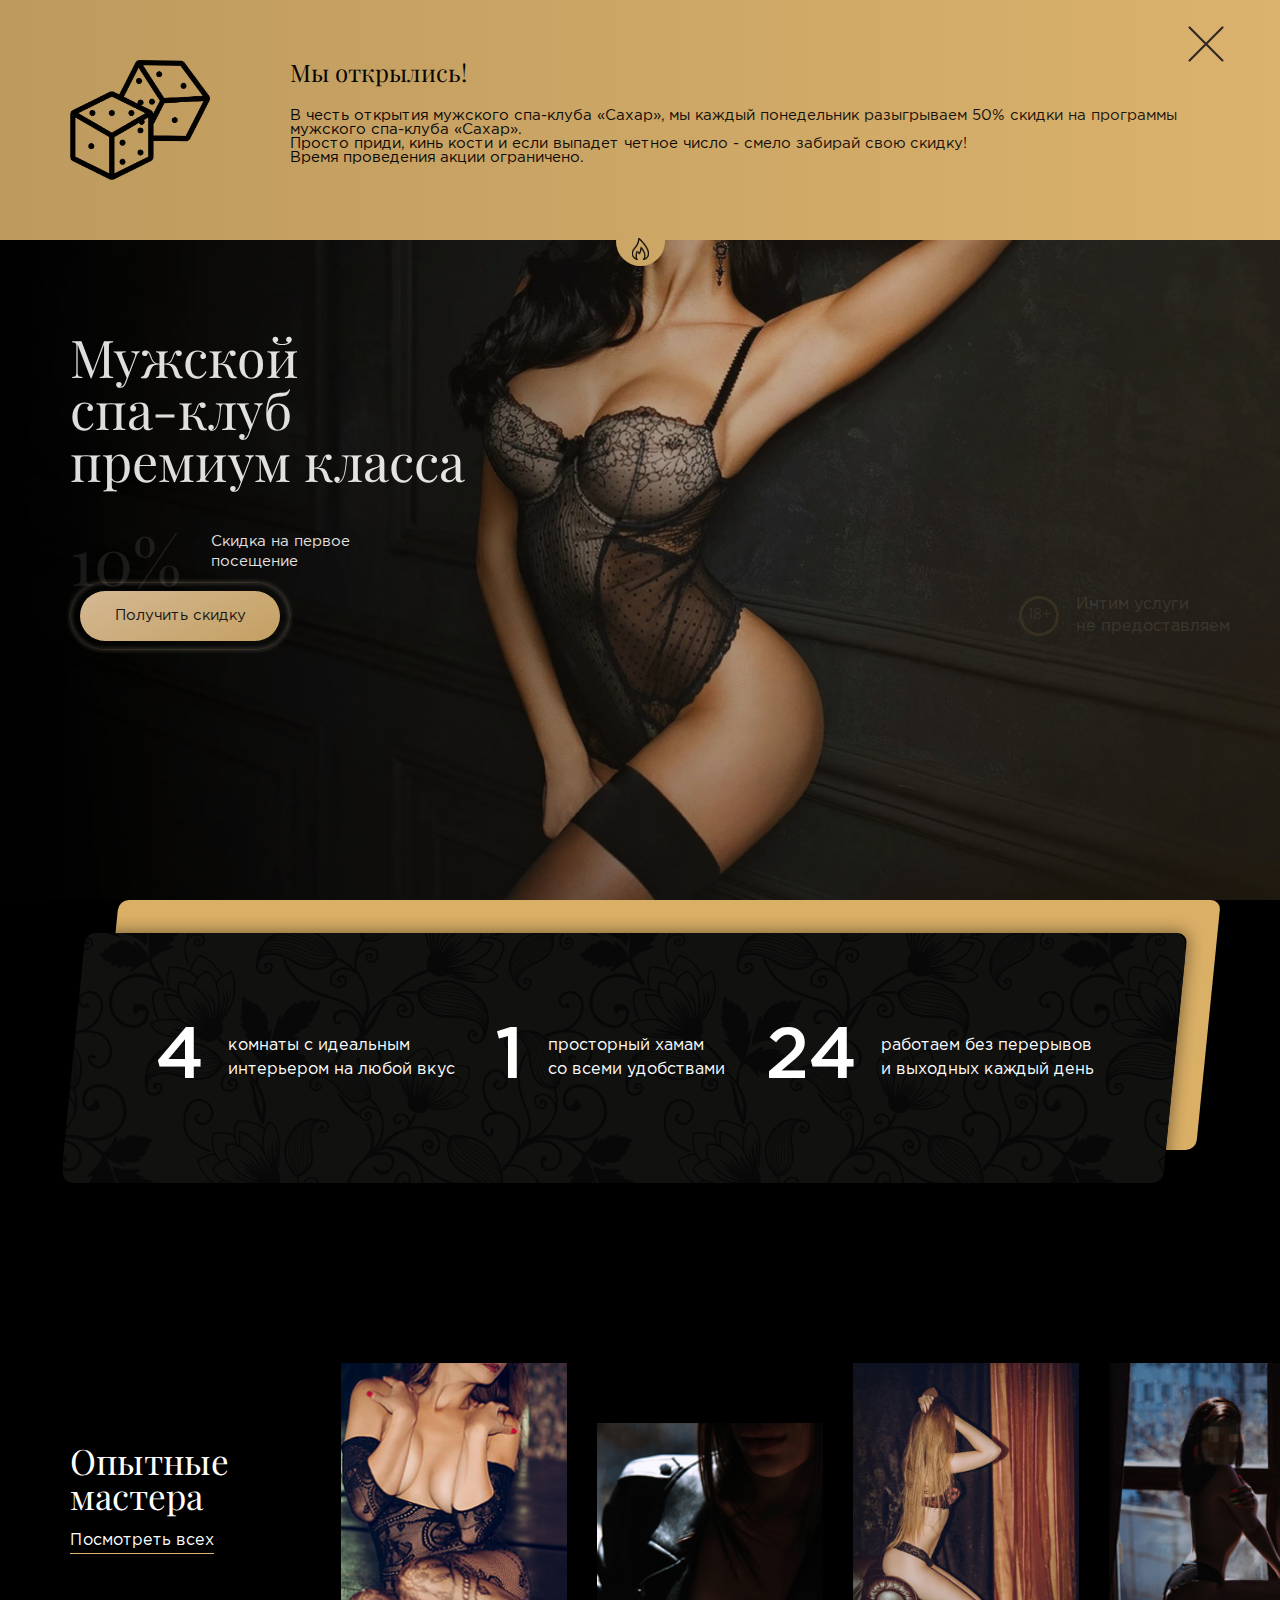
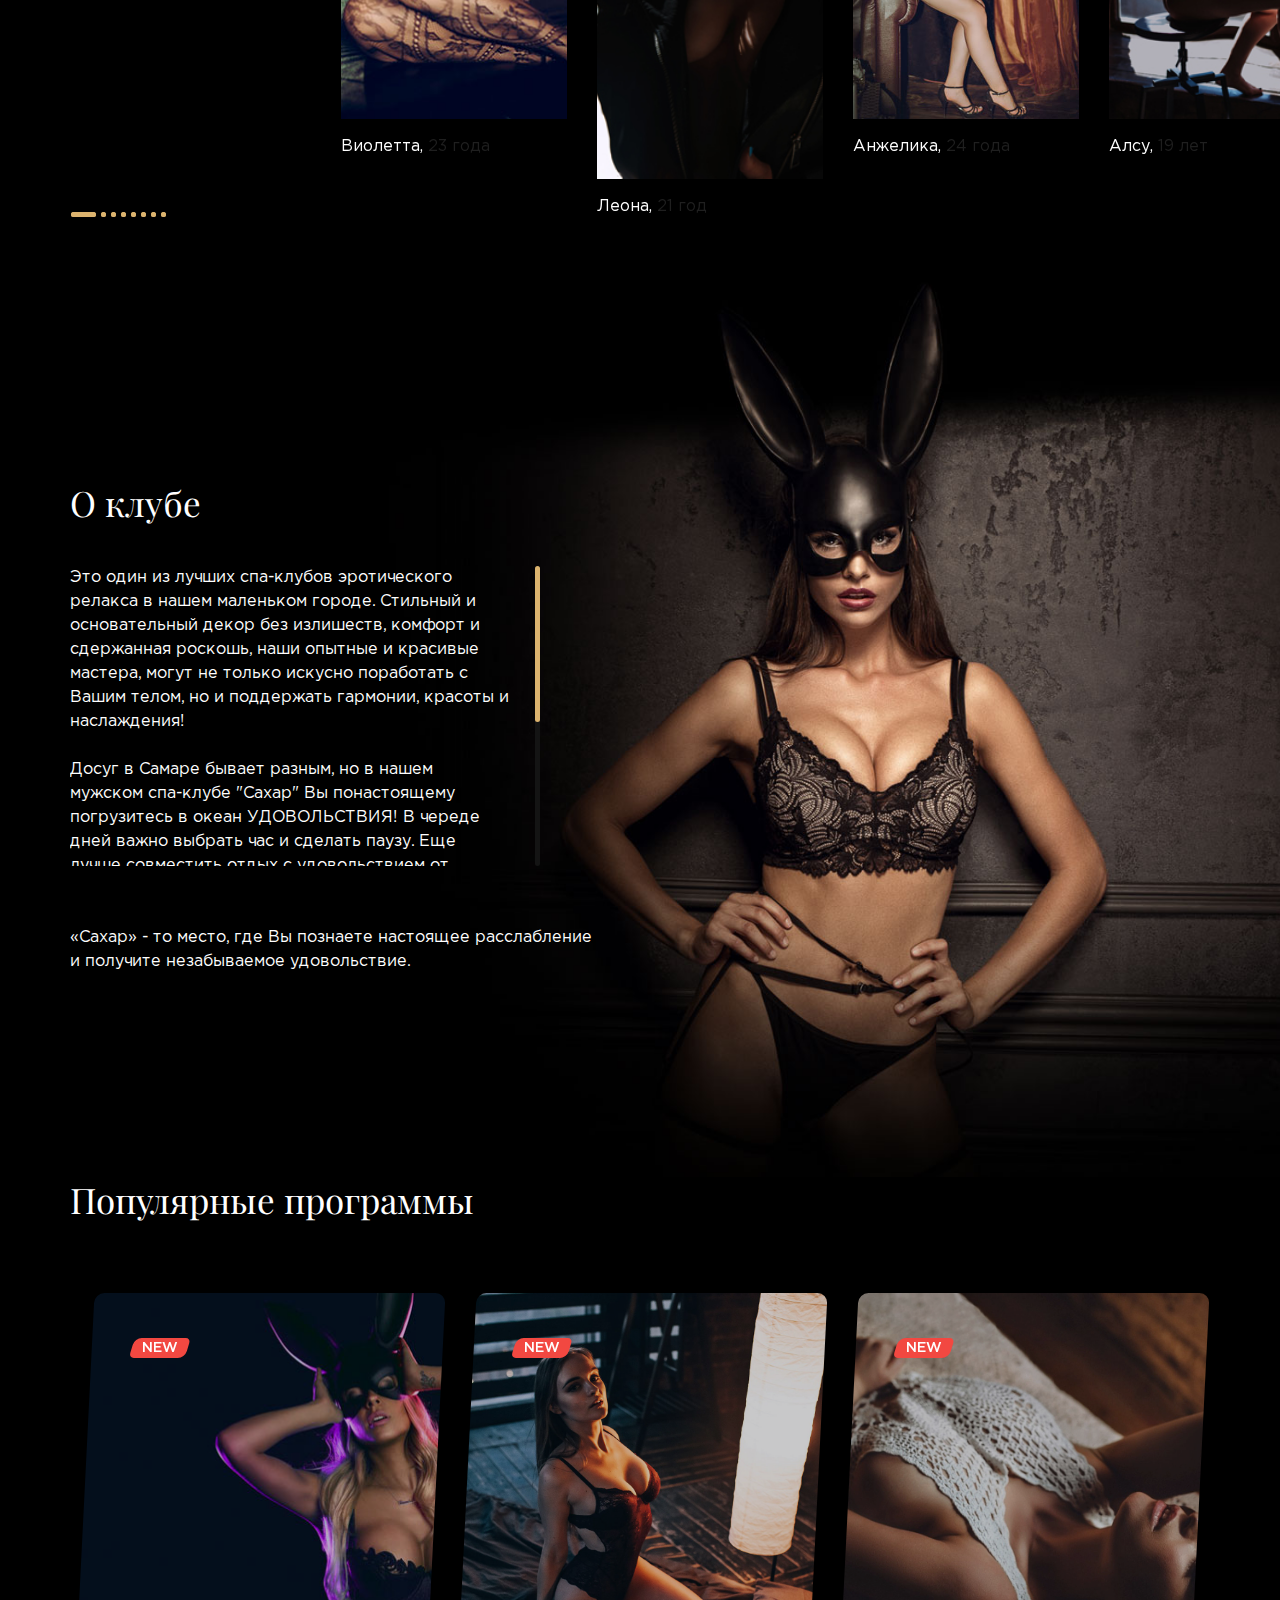
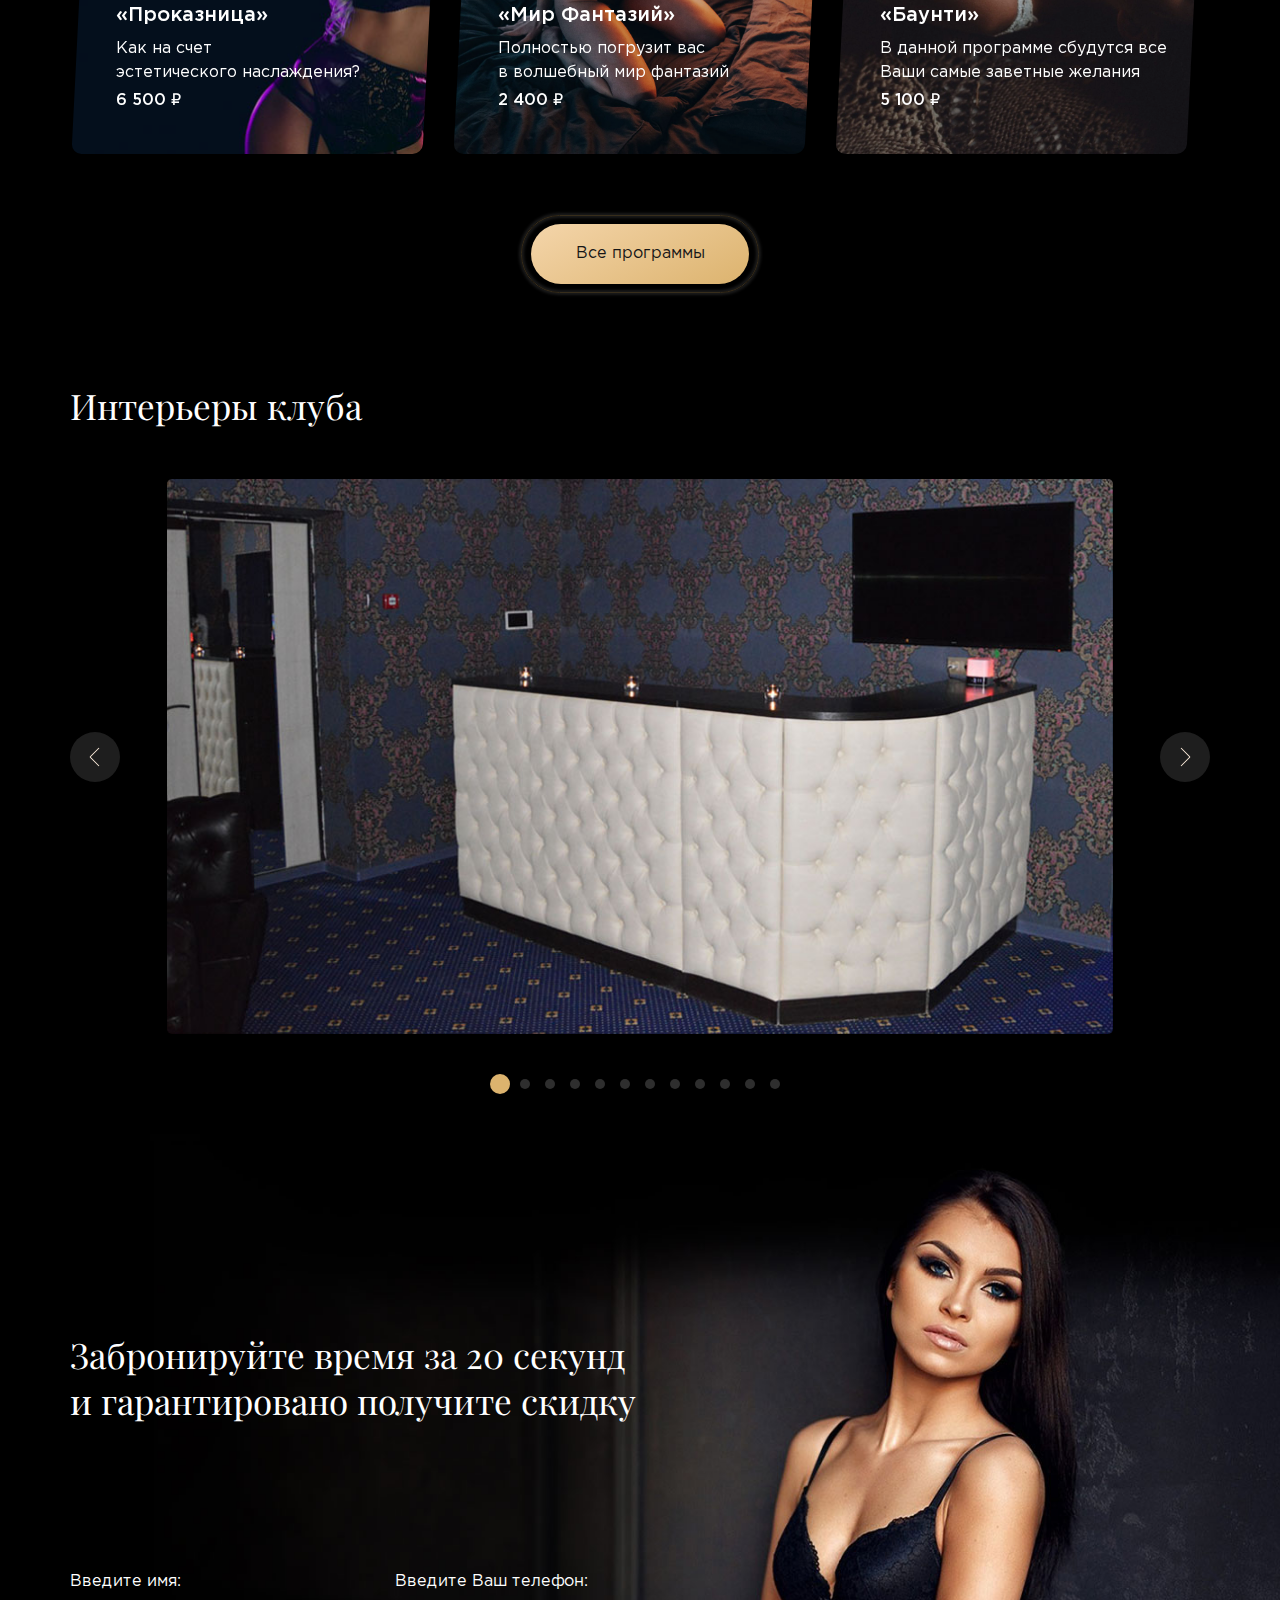
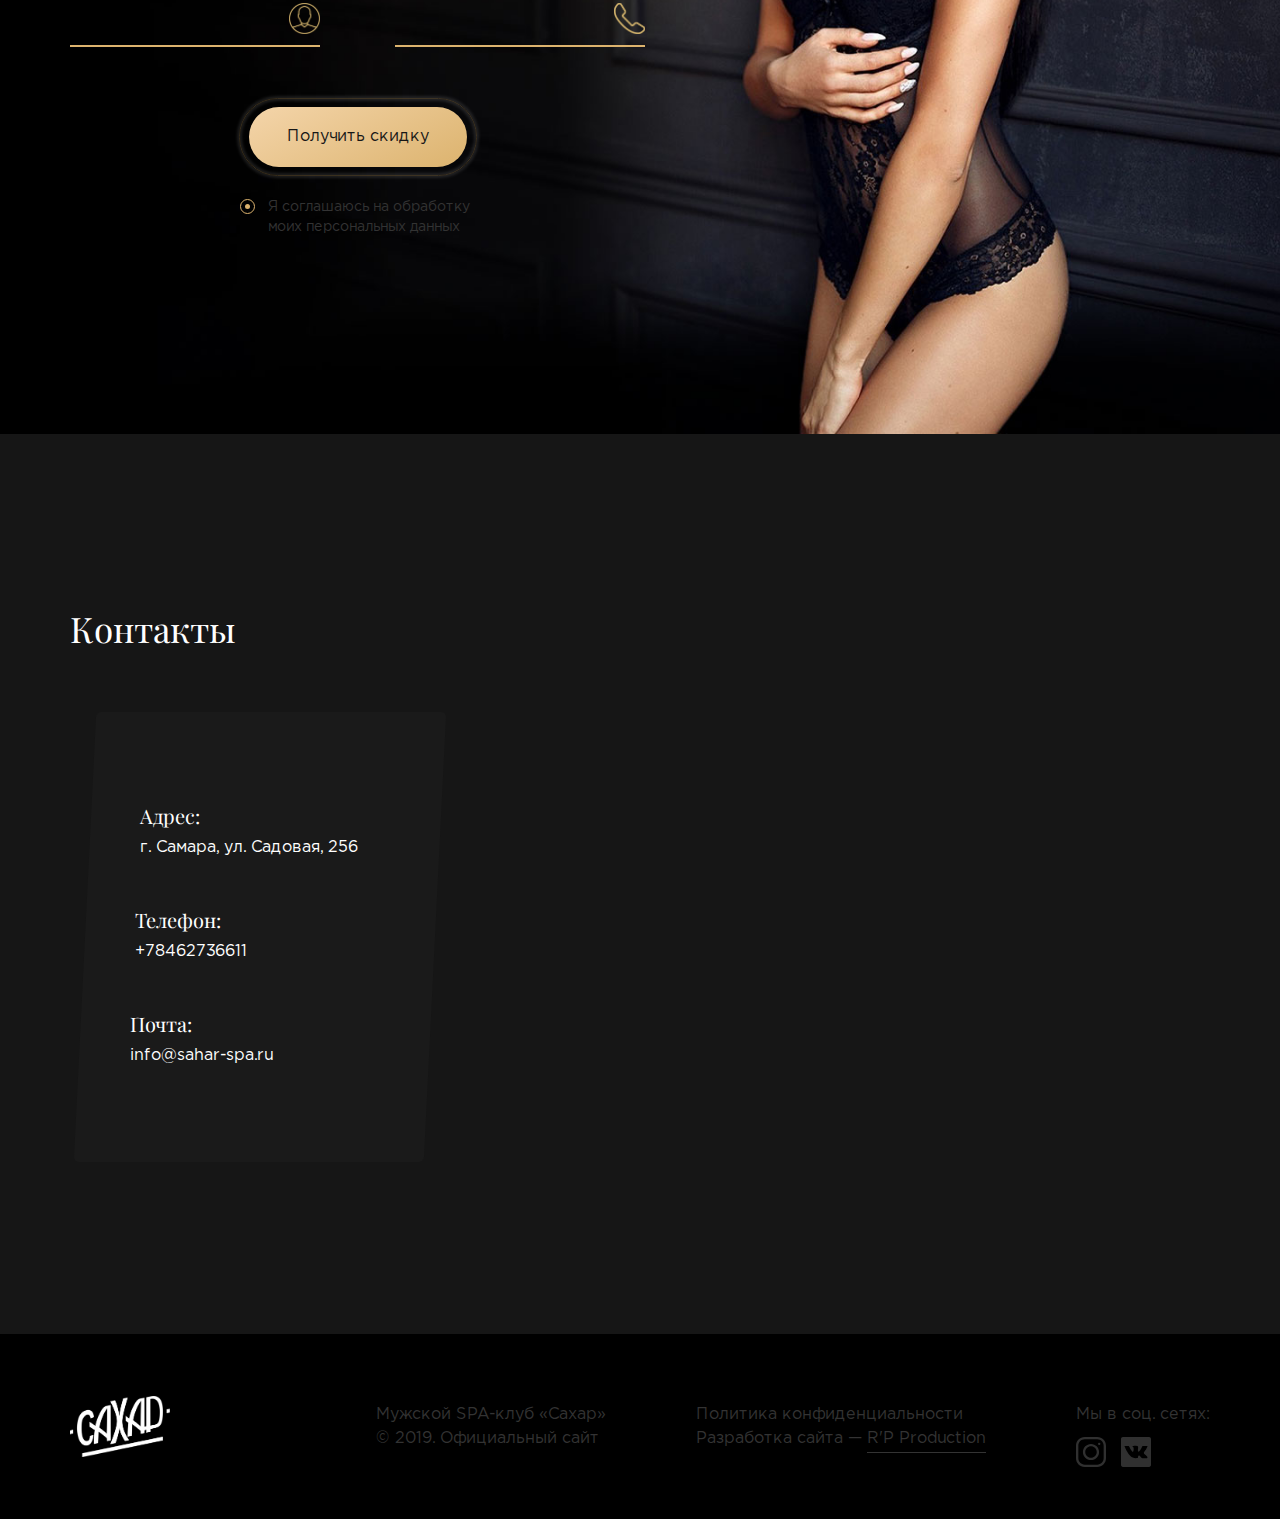
<file: index.html>
<!-- Doctype HTML5 -->
<!doctype html>
<html lang="ru">

<head>
	<meta charset="utf-8">
	<meta http-equiv="x-ua-compatible" content="ie=edge">
	<meta name="viewport" content="width=device-width, initial-scale=1">

	<title>Сахар — мужской спа-клуб</title>
	<meta name="description" content="Премиум спа-клуб эротического массажа для мужчин в Самаре. Лучшие мастера, интерьер класса люкс. Работаем круглосуточно, без выходных.">
	<meta name="keywords" content="мужской спа салон, мужской спа салон в Самаре, эро массаж Самара, ночные бабочки Самара, закрытый салон, круглосуточный спа салон, эротический салон Самара, круглосуточный спа салон Самара, эротический массаж Самара, что подарить, подарки самара, мужской подарок, подарок для мужчины, незабываемый подарок.">

	<link rel="icon" type="image/x-icon" href="img/favicon/favicon.ico">
	<link rel="icon" type="image/png" sizes="32x32" href="img/favicon/favicon-32x32.png">
	<link rel="apple-touch-icon" sizes="180x180" href="img/favicon/apple-touch-icon-180x180.png">

	<link href="https://fonts.googleapis.com/css?family=Playfair+Display:400&amp;subset=cyrillic" rel="stylesheet">

	<meta name="theme-color" content="#161616">

	<link rel="stylesheet" href="css/bootstrap-grid.min.css">
	<link rel="stylesheet" href="css/fullpage.min.css">
	<link rel="stylesheet" href="css/slick.css">
	<link rel="stylesheet" href="css/simplebar.min.css">
	<link rel="stylesheet" href="css/main.css">
</head>
<body>
	<!-- Preloader -->
	<div class="preloader js-preloader">
		<div class="pulse js-pulse"></div>
	</div>
	<!-- End Preloader -->

	<!-- Nav -->
	<nav class="nav">
		<div id="nav-map"></div>
		<div class="nav-logo">
			<img src="img/logo.png"/>
		</div>
		<div class="container">
			<div class="row">
				<div class="col">
					<ul class="nav-menu">
						<li class="nav-menu-item">
							<a href="index.html" class="nav-menu-link active">Главная</a>
						</li>
						<li class="nav-menu-item">
							<a href="about.html" class="nav-menu-link">О клубе</a>
						</li>
						<li class="nav-menu-item">
							<a href="masters.html" class="nav-menu-link">Мастера</a>
						</li>
						<li class="nav-menu-item">
							<a href="program.html" class="nav-menu-link">Программы</a>
						</li>
						<li class="nav-menu-item">
							<a href="services.html" class="nav-menu-link nav-menu-font">Крейзи меню</a>
						</li>
						<li class="nav-menu-item">
							<a href="certificate.html" class="nav-menu-link">Подарочные сертификаты</a>
						</li>
						<li class="nav-menu-item">
							<a href="reviews.html" class="nav-menu-link">Отзывы</a>
						</li>
						<li class="nav-menu-item">
							<a href="vacancy.html" class="nav-menu-link">Работа</a>
						</li>
						<li class="nav-menu-item">
							<a href="contacts.html" class="nav-menu-link">Контакты</a>
						</li>
					</ul>
				</div>
			</div>
		</div>
		<div class="nav-close js-close">
			<img src="img/icons/close.svg">
		</div>
	</nav>
	<!-- End Nav -->

	<!-- Header -->
	<header class="head">
		<div class="head-toggle js-toggle">
			<hr><hr><hr>
		</div>
		<div class="container">
			<div class="row">
				<div class="col">
					<div class="head-row">
						<div class="head-address">
							<img src="img/icons/pin.png">
							<span>
								м. Алабинская<br>
								Самара, ул. Садовая 256
							</span>
						</div>
						<div class="head-logo">
							<a href="javascript:void(0);">
								<img src="img/logo.png">
							</a>
						</div>
						<div class="head-phone">
							<span>8 (846) 273-66-11</span>
							<a href="javascript:void(0)" class="js-call">Заказать звонок</a>
						</div>
						<div class="head-phone-mobile">
							<a href="javascript:void(0)" class="js-phone">
								<img src="img/icons/phone.png">
							</a>
						</div>
					</div>
				</div>
			</div>
		</div>
	</header>
	<!-- End Header -->
	
	<!-- Main -->
	<main class="main">
		<div class="container">
			<div class="row">
				<div class="col">
					<div class="main-row">
						<div class="main-title">
							<h1>
								Мужской<br>
								спа-клуб<br>
								премиум класса
							</h1>
						</div>
						<div class="main-discount">
							<div class="main-discount-percent">
								10%
							</div>
							<div class="main-discount-text">
								Скидка на первое<br>
								посещение
							</div>
						</div>
						<div class="main-line">
							<a href="#discount" class="main-btn btn js-anchor">Получить скидку</a>
							<div class="main-note">
								<div class="main-note-age">
									18+
								</div>
								<div class="main-note-text">
									Интим услуги<br>
									не предоставляем
								</div>
							</div>
						</div>
					</div>
				</div>
			</div>
		</div>
	</main>
	<!-- End Main -->

	<!-- Advantages -->
	<section class="advantages">
		<div class="container">
			<div class="row">
				<div class="col">
					<div class="advantages-row">
						<div class="advantages-box">
							<div class="advantages-box-numb">4</div>
							<div class="advantages-box-text">
								комнаты с идеальным<br>
								интерьером на любой вкус
							</div>
						</div>
						<div class="advantages-box">
							<div class="advantages-box-numb">1</div>
							<div class="advantages-box-text">
								просторный хамам<br>
								со всеми удобствами
							</div>
						</div>
						<div class="advantages-box">
							<div class="advantages-box-numb">24</div>
							<div class="advantages-box-text">
								работаем без перерывов<br>
								и выходных каждый день
							</div>
						</div>
					</div>
				</div>
			</div>
		</div>
	</section>
	<!-- End Advantages -->

	<!-- Worker -->
	<section class="worker">
		<div class="container">
			<div class="row">
				<div class="col">
					<div class="worker-row">
						<div class="worker-title">
							<h2>
								Опытные<br>
								мастера
							</h2>
							<a href="masters.html" class="worker-more">Посмотреть всех</a>
						</div>
						<div class="worker-slider">
							<a href="masters.html#violetta" class="slide">
								<span class="slide-row">
									<span class="slide-img">
										<img src="img/worker/1.jpg" class="obj">
									</span>
									<span class="slide-name">
										Виолетта, <b>23 года</b>
									</span>
								</span>
							</a>
							<a href="masters.html#leona" class="slide slide-down">
								<span class="slide-row">
									<span class="slide-img">
										<img src="img/worker/2.jpg" class="obj">
									</span>
									<span class="slide-name">
										Леона, <b>21 год</b>
									</span>
								</span>
							</a>
							<a href="masters.html#anjelika" class="slide">
								<span class="slide-row">
									<span class="slide-img">
										<img src="img/worker/3.jpg" class="obj">
									</span>
									<span class="slide-name">
										Анжелика, <b>24 года</b>
									</span>
								</span>
							</a>
							<a href="masters.html#alsu" class="slide">
								<span class="slide-row">
									<span class="slide-img">
										<img src="img/worker/4.jpg" class="obj">
									</span>
									<span class="slide-name">
										Алсу, <b>19 лет</b>
									</span>
								</span>
							</a>
							<a href="masters.html#mariya" class="slide slide-down">
								<span class="slide-row">
									<span class="slide-img">
										<img src="img/worker/5.jpg" class="obj">
									</span>
									<span class="slide-name">
										Мария, <b>22 лет</b>
									</span>
								</span>
							</a>
							<a href="masters.html#anfisa" class="slide">
								<span class="slide-row">
									<span class="slide-img">
										<img src="img/worker/6.jpg" class="obj">
									</span>
									<span class="slide-name">
										Анфиса, <b>22 года</b>
									</span>
								</span>
							</a>
							<a href="masters.html#kristina" class="slide">
								<span class="slide-row">
									<span class="slide-img">
										<img src="img/worker/7.jpg" class="obj">
									</span>
									<span class="slide-name">
										Кристина, <b>22 год</b>
									</span>
								</span>
							</a>
							<a href="masters.html#yana" class="slide slide-down">
								<span class="slide-row">
									<span class="slide-img">
										<img src="img/worker/8.jpg" class="obj">
									</span>
									<span class="slide-name">
										Яна, <b>22 лет</b>
									</span>
								</span>
							</a>
						</div>
					</div>
				</div>
			</div>
		</div>
	</section>
	<!-- End Worker -->

	<!-- About -->
	<section class="about">
		<div class="container">
			<div class="row">
				<div class="col">
					<div class="about-row">
						<div class="about-title">
							<h2>О клубе</h2>
						</div>
						<div class="about-text overflow" data-simplebar>
							<p>
								Это один из лучших спа-клубов эротического релакса в нашем маленьком городе. Стильный и основательный декор без излишеств, комфорт и сдержанная роскошь, наши опытные и красивые мастера, могут не только искусно поработать с Вашим телом, но и поддержать гармонии, красоты и наслаждения!
							</p>
							<br>
							<p>
								Досуг в Самаре бывает разным, но в нашем мужском спа-клубе "Сахар" Вы понастоящему погрузитесь в океан УДОВОЛЬСТВИЯ! В череде дней важно выбрать час и сделать паузу. Еще лучше совместить отдых с удовольствием от эротического массажа. Давно доказано: эромассаж не только восстанавливает физические силы, но и лечит душу.
							</p>
							<br>
							<p>
								Элитный клуб эротического массажа в Самаре призван подарить вам неисчерпаемый источник удивительных чувственных открытий и наслаждений. Услуги нашего клуба многогранны, вы можете выбрать тот набор массажных и сопутствующих процедур, который вас больше всего манит и притягивает.
							</p>
						</div>
						<div class="about-note">
							«Сахар» - то место, где Вы познаете настоящее расслабление<br>
							и получите незабываемое удовольствие.
						</div>
						<a href="about.html" class="about-more">Подробнее о клубе</a>
					</div>
				</div>
			</div>
		</div>
	</section>
	<!-- End About -->

	<!-- Program -->
	<section class="program">
		<div class="container">
			<div class="row">
				<div class="col">
					<div class="program-title">
						<h2>Популярные программы</h2>
					</div>
					<div class="program-slider">
						<a href="program.html#pokaznica" class="slide js-program">
							<span class="slide-img">
								<img src="img/program/1.jpg" class="obj">
							</span>
							<span class="slide-tag">
								<b>NEW</b>
							</span>
							<span class="slide-info">
								<span class="slide-title">«Проказница»</span>
								<span class="slide-text">
									Как на счет<br>
									эстетического наслаждения?
								</span>
								<span class="slide-price">6 500 ₽</span>
							</span>
						</a>
						<a href="program.html#mir-fantaziy" class="slide js-program">
							<span class="slide-img">
								<img src="img/program/2.jpg" class="obj">
							</span>
							<span class="slide-tag">
								<b>NEW</b>
							</span>
							<span class="slide-info">
								<span class="slide-title">«Мир Фантазий»</span>
								<span class="slide-text">
									Полностью погрузит вас<br>
									в волшебный мир фантазий
								</span>
								<span class="slide-price">2 400 ₽</span>
							</span>
						</a>
						<a href="program.html#baunti" class="slide js-program">
							<span class="slide-img">
								<img src="img/program/3.jpg" class="obj">
							</span>
							<span class="slide-tag">
								<b>NEW</b>
							</span>
							<span class="slide-info">
								<span class="slide-title">«Баунти»</span>
								<span class="slide-text">
									В данной программе сбудутся все<br>
									Ваши самые заветные желания
								</span>
								<span class="slide-price">5 100 ₽</span>
							</span>
						</a>
					</div>
					<a href="program.html" class="program-more btn">Все программы</a>
				</div>
			</div>
		</div>
	</section>
	<!-- End Program -->

	<!-- Interior -->
	<section class="interior">
		<div class="container">
			<div class="row">
				<div class="col">
					<div class="interior-title">
						<h2>Интерьеры клуба</h2>
					</div>
					<div class="interior-slider">
						<div class="slide">
							<img data-lazy="img/interior/1.jpg" class="obj">
						</div>
						<div class="slide">
							<img data-lazy="img/interior/2.jpg" class="obj">
						</div>
						<div class="slide">
							<img data-lazy="img/interior/3.jpg" class="obj">
						</div>
						<div class="slide">
							<img data-lazy="img/interior/4.jpg" class="obj">
						</div>
						<div class="slide">
							<img data-lazy="img/interior/5.jpg" class="obj">
						</div>
						<div class="slide">
							<img data-lazy="img/interior/6.jpg" class="obj">
						</div>
						<div class="slide">
							<img data-lazy="img/interior/7.jpg" class="obj">
						</div>
						<div class="slide">
							<img data-lazy="img/interior/8.jpg" class="obj">
						</div>
						<div class="slide">
							<img data-lazy="img/interior/9.jpg" class="obj">
						</div>
						<div class="slide">
							<img data-lazy="img/interior/10.jpg" class="obj">
						</div>
						<div class="slide">
							<img data-lazy="img/interior/11.jpg" class="obj">
						</div>
						<div class="slide">
							<img data-lazy="img/interior/12.jpg" class="obj">
						</div>
					</div>
				</div>
			</div>
		</div>
	</section>
	<!-- End Interior -->

	<!-- Discount -->
	<section id="discount" class="discount">
		<div class="container">
			<div class="row">
				<div class="col">
					<div class="discount-row">
						<div class="discount-title">
							<h2>
								Забронируйте время за	20 сек<span>унд</span><br>
								и гарантировано получите скидку
							</h2>
						</div>
						<div class="discount-form">
							<form>
								<div class="field">
									<div class="field-line">
										<div class="field-label">Введите имя:</div>
										<div class="input">
											<input type="text" name="name" autocomplete="off" required>
											<span>
												<img src="img/icons/user.png">
											</span>
										</div>
									</div>
									<div class="field-line">
										<div class="field-label">Введите Ваш телефон:</div>
										<div class="input">
											<input type="tel" name="phone" autocomplete="off" required>
											<span>
												<img src="img/icons/phone.png">
											</span>
										</div>
									</div>
								</div>
								<button type="submit" class="btn" onclick="yaCounter50505493.reachGoal('zvonok'); return true;">
									Получить скидку
								</button>
								<label class="checkbox">
									<input type="checkbox" checked>
									<span>
										Я соглашаюсь на обработку<br>
										моих персональных данных
									</span>
								</label>
							</form>
						</div>
					</div>
				</div>
			</div>
		</div>
	</section>
	<!-- End Discount -->

	<!-- Contacts -->
	<section class="contacts">
		<div id="contacts-map"></div>
		<div class="container">
			<div class="row">
				<div class="col">
					<div class="contacts-row">
						<div class="contacts-title">
							<h2>Контакты</h2>
						</div>
						<div class="contacts-block">
							<div class="contacts-item">
								<span>Адрес:</span>
								г. Самара, ул. Садовая, 256
							</div>
							<div class="contacts-item">
								<span>Телефон:</span>
								<a href="tel:+78462736611">+78462736611</a>
							</div>
							<div class="contacts-item">
								<span>Почта:</span>
								info@sahar-spa.ru
							</div>
						</div>
					</div>
				</div>
			</div>
		</div>
	</section>
	<!-- End Contacts -->

	<!-- Totop -->
	<a href="javascript:void(0)" class="totop js-totop">
		<img src="img/icons/arrow_.svg">
		Наверх
	</a>
	<!-- End Totop -->

	<!-- Footer -->
	<footer class="foot">
		<div class="container">
			<div class="row">
				<div class="col">
					<div class="foot-row">
						<div class="foot-logo">
							<a href="index.html">
								<img src="img/logo.png">
							</a>
						</div>
						<div class="foot-copyright">
							Мужской SPA-клуб «Сахар»<br>
							© 2019. Официальный сайт
						</div>
						<div class="foot-privacy">
							<a href="privacy.pdf" target="_blank">
								Политика конфиденциальности
							</a>
							<span>Разработка сайта — <a href="/">R'P Production</a></span>
						</div>
						<div class="foot-socials">
							<div class="foot-socials-label">Мы в соц. сетях:</div>
							<div class="foot-socials-list">
								<a href="/">
									<svg viewBox="0 0 512 512">
										<path d="M363.273,0H148.728C66.719,0,0,66.719,0,148.728v214.544C0,445.281,66.719,512,148.728,512h214.544C445.281,512,512,445.281,512,363.273V148.728C512,66.719,445.281,0,363.273,0z M472,363.272C472,423.225,423.225,472,363.273,472H148.728C88.775,472,40,423.225,40,363.273V148.728C40,88.775,88.775,40,148.728,40h214.544C423.225,40,472,88.775,472,148.728V363.272z"/>
										<path d="M256,118c-76.094,0-138,61.906-138,138s61.906,138,138,138s138-61.906,138-138S332.094,118,256,118z M256,354c-54.037,0-98-43.963-98-98s43.963-98,98-98s98,43.963,98,98S310.037,354,256,354z"/>
										<circle cx="396" cy="116" r="20"/>
									</svg>
								</a>
								<a href="/">
									<svg viewBox="0 0 14.171 14.171">
										<path d="M13.268,0H0.905C0.405,0,0,0.405,0,0.904v12.363c0,0.499,0.405,0.904,0.905,0.904h12.362c0.499,0,0.904-0.405,0.904-0.904V0.904C14.172,0.404,13.767,0,13.268,0z M11.755,8.635c0.259,0.264,0.821,0.707,0.719,1.158c-0.094,0.414-0.712,0.263-1.312,0.287c-0.685,0.029-1.091,0.044-1.503-0.287C9.465,9.636,9.351,9.45,9.165,9.242C8.996,9.054,8.783,8.717,8.493,8.73C7.972,8.756,8.135,9.482,7.95,9.977c-2.896,0.456-4.059-1.333-5.085-3.069C2.368,6.067,1.65,4.261,1.65,4.261l2.048-0.007c0,0,0.657,1.195,0.831,1.503c0.148,0.262,0.311,0.47,0.479,0.704c0.141,0.194,0.364,0.574,0.608,0.543c0.397-0.051,0.469-1.591,0.223-2.107C5.741,4.688,5.506,4.615,5.263,4.544C5.345,4.026,7.56,3.918,7.918,4.32c0.52,0.584-0.36,2.21,0.352,2.684c1-0.524,1.854-2.718,1.854-2.718l2.398,0.015c0,0-0.375,1.186-0.768,1.712c-0.229,0.308-0.989,0.994-0.959,1.503C10.819,7.919,11.437,8.311,11.755,8.635z"/>
									</svg>
								</a>
							</div>
						</div>
					</div>
				</div>
			</div>
		</div>
	</footer>
	<!-- End Footer -->

	<!-- Popup -->
	<div class="popup for-call">
		<div class="popup-call">
			<div class="popup-call-title">Перезвоните мне</div>
			<div class="popup-call-subtitle">
				Заполните форму и персональный менеджер свяжется с Вами<br>
				в течение 15 минут
			</div>
			<div class="popup-call-form">
				<form>
					<input type="text" name="name" placeholder="Ваше имя" autocomplete="off" required>
					<input type="tel" name="phone" placeholder="+7 (999) 999-99-99" autocomplete="off" required>
					<button type="submit" class="btn" onclick="yaCounter50505493.reachGoal('zvonok'); return true;">
						Отправить
					</button>
				</form>
			</div>
		</div>
		<div class="popup-close js-close">
			<img src="img/icons/close.svg">
		</div>
	</div>
	<div class="popup for-phone">
		<div class="popup-phone-logo">
			<img src="img/logo.png">
		</div>
		<div class="popup-phone">
			<a href="tel:+78462736611" class="popup-phone-title">+78462736611</a>
			<div class="popup-phone-subtitle">
				Круглосуточно без выходных
			</div>
			<div class="popup-phone-btn">
				<a href="javascript:void(0);" class="btn js-call">Перезвонить мне</a>
			</div>
			<div class="popup-phone-socials"></div>
		</div>
		<div class="popup-close js-close">
			<img src="img/icons/close.svg">
		</div>
	</div>
	<div class="popup for-excellent">
		<div class="popup-excellent-logo">
			<img src="img/logo.png">
		</div>
		<div class="popup-excellent">
			<div class="popup-excellent-title">Спасибо!</div>
			<div class="popup-excellent-subtitle">
				C Вами свяжутся в ближайшее время.
			</div>
		</div>
		<div class="popup-close js-close">
			<img src="img/icons/close.svg">
		</div>
	</div>
	<!-- End Popup -->

	<!-- Warning -->
	<div class="warning">
		<div class="warning-block">
			<div class="warning-block-title">Предупреждение</div>
			<div class="warning-block-subtitle">
				Сайт, который Вы собираетесь посмотреть, могут содержать материалы<br>
				доступные только для взрослых. Чтобы продолжить просмотр сайта,<br>
				Вы должны подтвердить, что Вам есть 18 лет.
			</div>
			<div class="warning-block-btn">
				<a href="javascript:void(0)" class="warning-block-yes btn js-yes">
					Мне есть 18 лет
				</a>
				<a href="https://ru.wikipedia.org/wiki/%D0%A1%D0%BB%D1%83%D0%B6%D0%B5%D0%B1%D0%BD%D0%B0%D1%8F:%D0%A1%D0%BB%D1%83%D1%87%D0%B0%D0%B9%D0%BD%D0%B0%D1%8F_%D1%81%D1%82%D1%80%D0%B0%D0%BD%D0%B8%D1%86%D0%B0" class="warning-block-no">
					Мне нет 18 лет
				</a>
			</div>
		</div>
	</div>
	<!-- End Warning -->

	<!-- Welcome -->
	<div class="welcome open">
		<div class="container">
			<div class="row">
				<div class="col">
					<div class="welcome-row">
						<div class="welcome-img">
							<img src="img/icons/cube.png">
						</div>
						<div class="welcome-info">
							<h5>Мы открылись!</h5>
							<p>
								В честь открытия мужского спа-клуба «Сахар», мы каждый понедельник разыгрываем 50% скидки на программы мужского спа-клуба «Сахар».<br>
								Просто приди, кинь кости и если выпадет четное число - смело забирай свою скидку!<br>
								Время проведения акции ограничено.
							</p>
						</div>
						<a href="javascript:void(0);" class="welcome-close js-welcome">
							<img src="img/icons/close_.svg">
						</a>
					</div>
				</div>
			</div>
		</div>
		<a href="javascript:void(0);" class="welcome-btn js-welcome">
			<img src="img/icons/fire.png">
		</a>
	</div>
	<!-- End Welcome -->
	
	<script src="js/jquery.min.js"></script>
	<script src="js/fullpage.min.js"></script>
	<script src="js/slick.min.js"></script>
	<script src="js/simplebar.min.js"></script>
	<script src="js/main.js"></script>

	<script src="https://api-maps.yandex.ru/2.1/?lang=ru_RU" type="text/javascript"></script>
	<script src="js/map.js"></script>
	<script>
		$('form').submit(function() {
			$.ajax({
				type: 'POST',
				url: 'mail/mail.php',
				data: $(this).serialize()
			}).done(function() {
				$('form input').val('');
				$('.popup.for-excellent').addClass('open');
				setTimeout(function() {
					$('.popup').removeClass('open');
				}, 3000);
			});
			return false;
		});
	</script>
	<!-- Yandex.Metrika counter -->
	<script type="text/javascript">
		(function(m,e,t,r,i,k,a){m[i]=m[i]||function(){(m[i].a=m[i].a||[]).push(arguments)};
			m[i].l=1*new Date();k=e.createElement(t),a=e.getElementsByTagName(t)[0],k.async=1,k.src=r,a.parentNode.insertBefore(k,a)})
		(window, document, "script", "https://mc.yandex.ru/metrika/tag.js", "ym");

		ym(53625757, "init", {
			clickmap:true,
			trackLinks:true,
			accurateTrackBounce:true,
			webvisor:true
		});
	</script>
	<noscript><div><img src="https://mc.yandex.ru/watch/53625757" style="position:absolute; left:-9999px;" alt="" /></div></noscript>
	<!-- /Yandex.Metrika counter -->
</body>
</html>
</file>
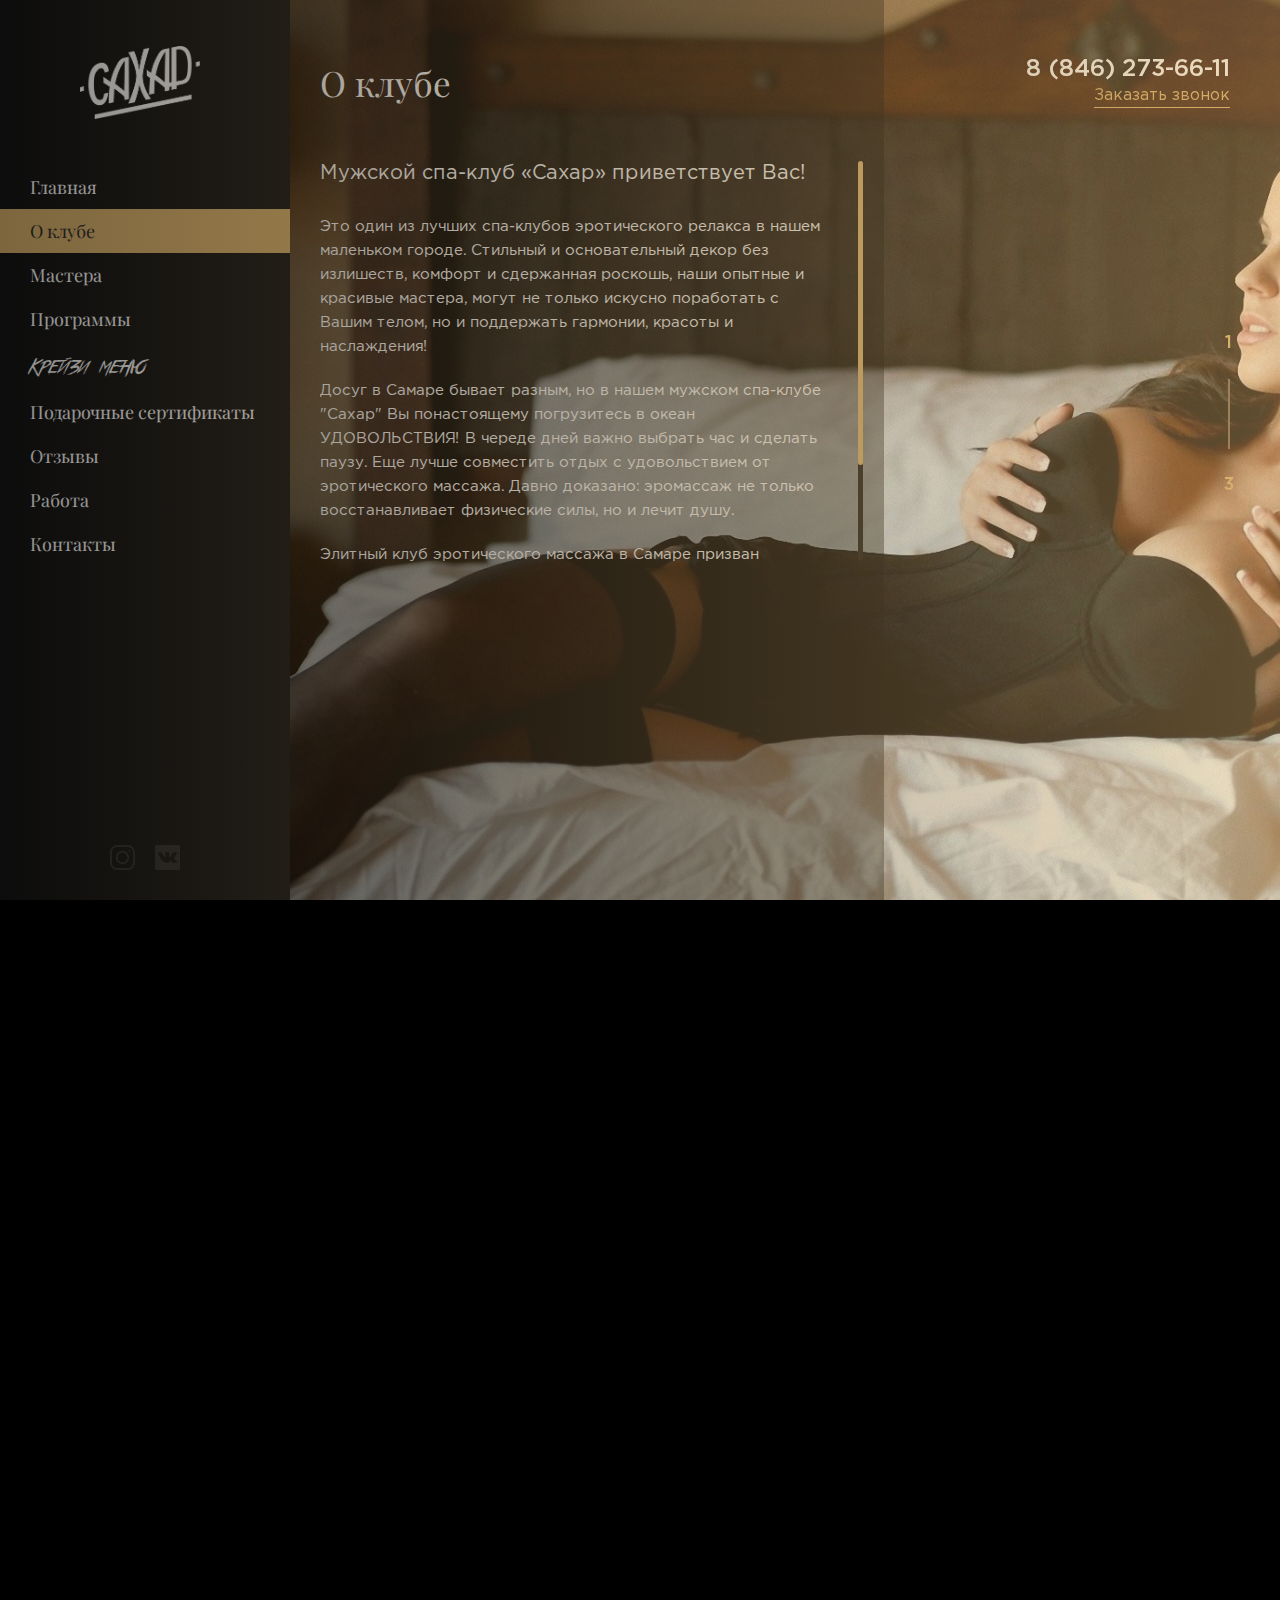
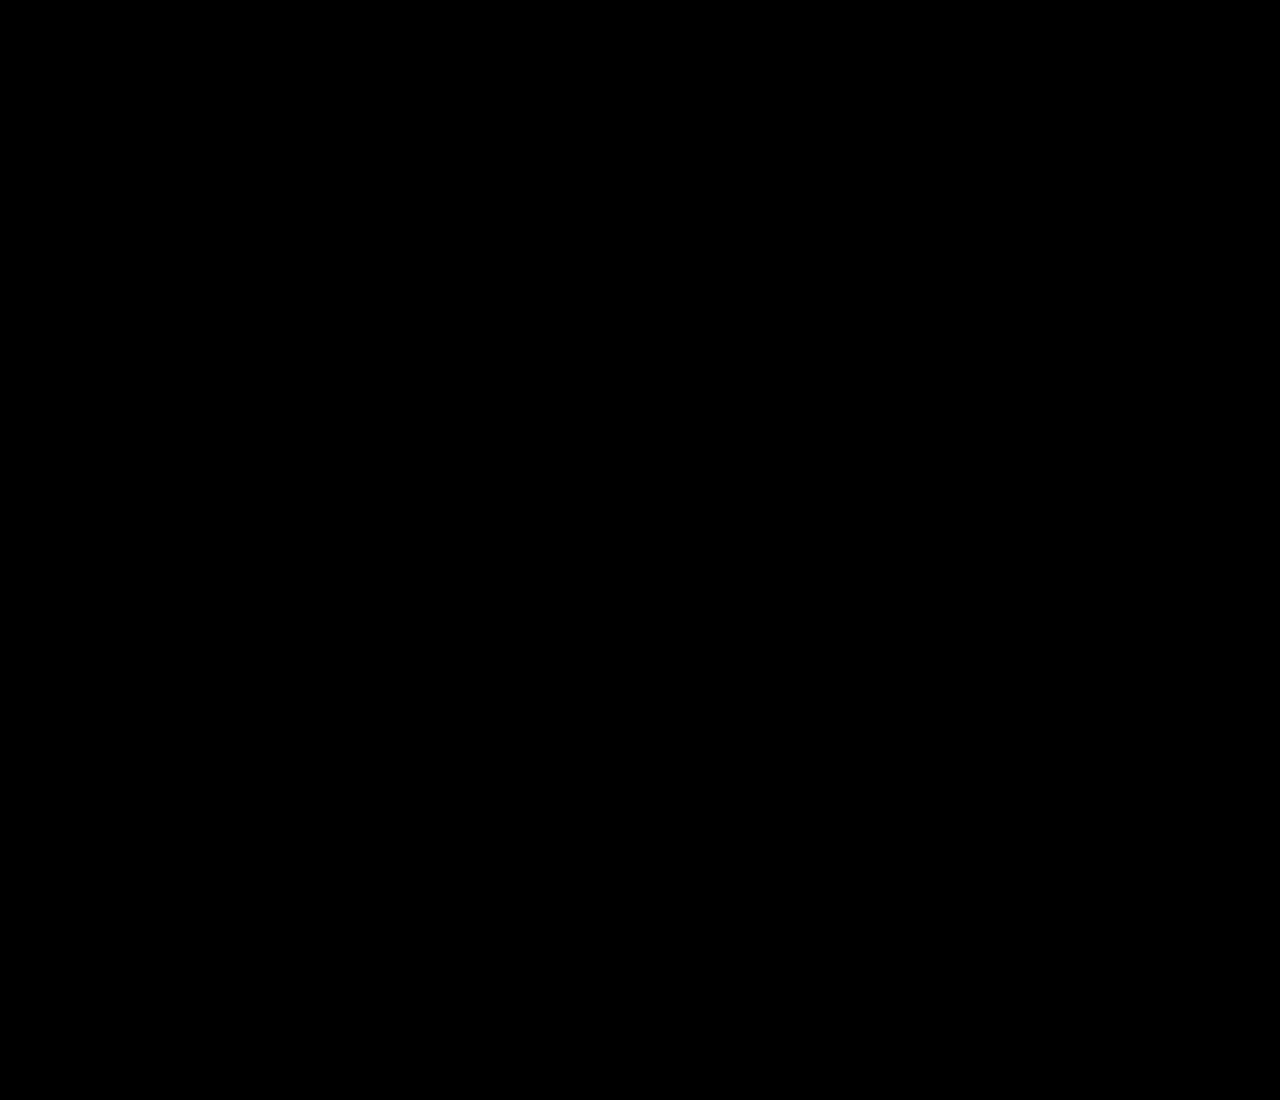
<file: about.html>
<!-- Doctype HTML5 -->
<!doctype html>
<html lang="ru">

<head>
	<meta charset="utf-8">
	<meta http-equiv="x-ua-compatible" content="ie=edge">
	<meta name="viewport" content="width=device-width, initial-scale=1">

	<title>О клубе — «Сахар»</title>
	<meta name="description" content="Один из лучших спа-клубов эротического массажа в городе Самара. Клуб создан, чтобы дарить неповторимое наслаждение каждому мужчине.">
	<meta name="keywords" content="мужской спа салон, мужской спа салон в Самаре, эро массаж Самара, ночные бабочки Самара, закрытый салон, круглосуточный спа салон, эротический салон Самара, круглосуточный спа салон Самара, эротический массаж Самара, что подарить, подарки самара, мужской подарок, подарок для мужчины, незабываемый подарок.">

	<link rel="icon" type="image/x-icon" href="img/favicon/favicon.ico">
	<link rel="icon" type="image/png" sizes="32x32" href="img/favicon/favicon-32x32.png">
	<link rel="apple-touch-icon" sizes="180x180" href="img/favicon/apple-touch-icon-180x180.png">

	<link href="https://fonts.googleapis.com/css?family=Playfair+Display:400&amp;subset=cyrillic" rel="stylesheet">

	<meta name="theme-color" content="#161616">

	<link rel="stylesheet" href="css/bootstrap-grid.min.css">
	<link rel="stylesheet" href="css/fullpage.min.css">
	<link rel="stylesheet" href="css/slick.css">
	<link rel="stylesheet" href="css/simplebar.min.css">
	<link rel="stylesheet" href="css/main.css">
</head>
<body>
	<!-- Preloader -->
	<div class="preloader js-preloader">
		<div class="pulse js-pulse"></div>
	</div>
	<!-- End Preloader -->

	<!-- Nav -->
	<nav class="nav">
		<div id="nav-map"></div>
		<div class="nav-logo">
			<img src="img/logo.png"/>
		</div>
		<div class="container">
			<div class="row">
				<div class="col">
					<ul class="nav-menu">
						<li class="nav-menu-item">
							<a href="index.html" class="nav-menu-link">Главная</a>
						</li>
						<li class="nav-menu-item">
							<a href="about.html" class="nav-menu-link active">О клубе</a>
						</li>
						<li class="nav-menu-item">
							<a href="masters.html" class="nav-menu-link">Мастера</a>
						</li>
						<li class="nav-menu-item">
							<a href="program.html" class="nav-menu-link">Программы</a>
						</li>
						<li class="nav-menu-item">
							<a href="services.html" class="nav-menu-link nav-menu-font">Крейзи меню</a>
						</li>
						<li class="nav-menu-item">
							<a href="certificate.html" class="nav-menu-link">Подарочные сертификаты</a>
						</li>
						<li class="nav-menu-item">
							<a href="reviews.html" class="nav-menu-link">Отзывы</a>
						</li>
						<li class="nav-menu-item">
							<a href="vacancy.html" class="nav-menu-link">Работа</a>
						</li>
						<li class="nav-menu-item">
							<a href="contacts.html" class="nav-menu-link">Контакты</a>
						</li>
					</ul>
				</div>
			</div>
		</div>
		<div class="nav-close js-close">
			<img src="img/icons/close.svg">
		</div>
	</nav>
	<!-- End Nav -->

	<!-- Page -->
	<section class="page-head page-head-about">
		<div class="head-toggle js-toggle">
			<hr><hr><hr>
		</div>
		<div class="head-logo">
			<a href="/">
				<img src="img/logo.png">
			</a>
		</div>
		<div class="head-phone">
			<span>8 (846) 273-66-11</span>
			<a href="javascript:void(0)" class="js-call">Заказать звонок</a>
		</div>
		<div class="head-phone-mobile">
			<a href="javascript:void(0)" class="js-phone">
				<img src="img/icons/phone.png">
			</a>
		</div>
	</section>
	<!-- End Page -->

	<!-- Page -->
	<section class="page">
		<div class="page-nav">
			<div class="page-socials"></div>
		</div>
		<div class="page-full page-about">
			<div id="fullpage">
				<div class="page-section">
					<div class="page-row">
						<div class="page-title page-animation">
							О клубе
						</div>
						<div class="page-about-text page-animation page-animation-delayOne overflow" data-simplebar>
							<h3>Мужской спа-клуб «Сахар» приветствует Вас!</h3>
							<p>
								Это один из лучших спа-клубов эротического релакса в нашем маленьком городе. Стильный и основательный декор без излишеств, комфорт и сдержанная роскошь, наши опытные и красивые мастера, могут не только искусно поработать с Вашим телом, но и поддержать гармонии, красоты и наслаждения!
							</p>
							<p>
								Досуг в Самаре бывает разным, но в нашем мужском спа-клубе "Сахар" Вы понастоящему погрузитесь в океан УДОВОЛЬСТВИЯ! В череде дней важно выбрать час и сделать паузу. Еще лучше совместить  отдых с удовольствием от эротического массажа. Давно доказано: эромассаж не только восстанавливает физические силы, но и лечит душу.
							</p>
							<p>
								Элитный клуб эротического массажа в Самаре призван подарить вам неисчерпаемый источник удивительных чувственных открытий и наслаждений. Услуги нашего клуба многогранны, вы можете выбрать тот набор массажных и сопутствующих процедур, который вас больше  всего манит и притягивает.
							</p>
						</div>
					</div>
					<div class="page-img">
						<img data-src="img/about/1.jpg" class="obj">
					</div>
				</div>
				<div class="page-section">
					<div class="page-row">
						<div class="page-about-row">
							<div class="page-about-box page-animation">
								<div class="page-about-box-icon">
									<img src="img/about/icon_1.png">
								</div>
								<div class="page-about-box-info">
									<h4>Живой показ девушек</h4>
									<p>
										Каждая из которых обладает<br>
										потрясающим телом<br>
										и техникой массажа
									</p>
								</div>
							</div>
							<div class="page-about-box page-animation">
								<div class="page-about-box-icon">
									<img src="img/about/icon_2.png">
								</div>
								<div class="page-about-box-info">
									<h4>SPA-релакс в хамам</h4>
									<p>
										Из облака влажного пара выйдет<br>
										настоящая богиня. Ее красота<br>
										неописуема, а руки творят<br>
										незабываемые вещи
									</p>
								</div>
							</div>
							<div class="page-about-box page-animation">
								<div class="page-about-box-icon">
									<img src="img/about/icon_3.png">
								</div>
								<div class="page-about-box-info">
									<h4>Работаем без перерывов</h4>
									<p>
										Мы ждём Вас круглосуточно,<br>
										без выходных и перерывов<br>
										в любой день недели
									</p>
								</div>
							</div>
							<div class="page-about-box page-animation page-animation-delayOne">
								<div class="page-about-box-icon">
									<img src="img/about/icon_4.png">
								</div>
								<div class="page-about-box-info">
									<h4>Конфиденциальность</h4>
									<p>
										Мы гарантируем полнейшую<br>
										анонимность. Никто не узнает<br>
										о том, что вы были у нас.
									</p>
								</div>
							</div>
							<div class="page-about-box page-animation page-animation-delayOne">
								<div class="page-about-box-icon">
									<img src="img/about/icon_5.png">
								</div>
								<div class="page-about-box-info">
									<h4>Отдыхать выгодно</h4>
									<p>
										Гибкая система скидок<br>
										и бонусов для наших<br>
										постоянных гостей
									</p>
								</div>
							</div>
							<div class="page-about-box page-animation page-animation-delayOne">
								<div class="page-about-box-icon">
									<img src="img/about/icon_6.png">
								</div>
								<div class="page-about-box-info">
									<h4>Удобное месторасположение</h4>
									<p>
										Спа-клуб находится вблизи<br>
										метро «Алабинская» - это<br>
										недалеко от центра города
									</p>
								</div>
							</div>
						</div>
					</div>
					<div class="page-img page-img-full">
						<img data-src="img/about/2.jpg" class="obj">
					</div>
				</div>
				<div class="page-section">
					<div class="page-row">
						<div class="page-about-list page-animation overflow" data-simplebar>
							<ul>
								<li>
									Снять усталость, расслабиться в комфортной обстановке мужчинам и женщинам
								</li>
								<li>
									Освободиться от груза житейских проблем
								</li>
								<li>
									Восполнить дефицит внимания к собственной персоне
								</li>
								<li>
									Вернуть вкус к полноценной жизни
								</li>
							</ul>
						</div>
						<div class="page-about-btn page-animation page-animation-delayOne">
							<p>
								Остались вопросы?<br>
								С радостью перезвоним Вам
							</p>
							<a href="javascript:void(0)" class="btn js-call">Перезвоните мне</a>
						</div>
					</div>
					<div class="page-img">
						<img data-src="img/program/14.jpg" class="obj">
					</div>
				</div>
			</div>
		</div>
		<div class="page-pagination">
			<div class="page-pagination-current"></div>
			<div class="page-pagination-total"></div>
		</div>
	</section>
	<!-- End Page -->

	<!-- Totop -->
	<a href="javascript:void(0)" class="totop js-totop">
		<img src="img/icons/arrow_.svg">
		Наверх
	</a>
	<!-- End Totop -->

	<!-- Footer -->
	<footer class="foot">
		<div class="container">
			<div class="row">
				<div class="col">
					<div class="foot-row">
						<div class="foot-logo">
							<a href="index.html">
								<img src="img/logo.png">
							</a>
						</div>
						<div class="foot-copyright">
							Мужской SPA-клуб «Сахар»<br>
							© 2019. Официальный сайт
						</div>
						<div class="foot-privacy">
							<a href="privacy.pdf" target="_blank">
								Политика конфиденциальности
							</a>
							<span>Разработка сайта — <a href="/">R'P Production</a></span>
						</div>
						<div class="foot-socials">
							<div class="foot-socials-label">Мы в соц. сетях:</div>
							<div class="foot-socials-list">
								<a href="/">
									<svg viewBox="0 0 512 512">
										<path d="M363.273,0H148.728C66.719,0,0,66.719,0,148.728v214.544C0,445.281,66.719,512,148.728,512h214.544C445.281,512,512,445.281,512,363.273V148.728C512,66.719,445.281,0,363.273,0z M472,363.272C472,423.225,423.225,472,363.273,472H148.728C88.775,472,40,423.225,40,363.273V148.728C40,88.775,88.775,40,148.728,40h214.544C423.225,40,472,88.775,472,148.728V363.272z"/>
										<path d="M256,118c-76.094,0-138,61.906-138,138s61.906,138,138,138s138-61.906,138-138S332.094,118,256,118z M256,354c-54.037,0-98-43.963-98-98s43.963-98,98-98s98,43.963,98,98S310.037,354,256,354z"/>
										<circle cx="396" cy="116" r="20"/>
									</svg>
								</a>
								<a href="/">
									<svg viewBox="0 0 14.171 14.171">
										<path d="M13.268,0H0.905C0.405,0,0,0.405,0,0.904v12.363c0,0.499,0.405,0.904,0.905,0.904h12.362c0.499,0,0.904-0.405,0.904-0.904V0.904C14.172,0.404,13.767,0,13.268,0z M11.755,8.635c0.259,0.264,0.821,0.707,0.719,1.158c-0.094,0.414-0.712,0.263-1.312,0.287c-0.685,0.029-1.091,0.044-1.503-0.287C9.465,9.636,9.351,9.45,9.165,9.242C8.996,9.054,8.783,8.717,8.493,8.73C7.972,8.756,8.135,9.482,7.95,9.977c-2.896,0.456-4.059-1.333-5.085-3.069C2.368,6.067,1.65,4.261,1.65,4.261l2.048-0.007c0,0,0.657,1.195,0.831,1.503c0.148,0.262,0.311,0.47,0.479,0.704c0.141,0.194,0.364,0.574,0.608,0.543c0.397-0.051,0.469-1.591,0.223-2.107C5.741,4.688,5.506,4.615,5.263,4.544C5.345,4.026,7.56,3.918,7.918,4.32c0.52,0.584-0.36,2.21,0.352,2.684c1-0.524,1.854-2.718,1.854-2.718l2.398,0.015c0,0-0.375,1.186-0.768,1.712c-0.229,0.308-0.989,0.994-0.959,1.503C10.819,7.919,11.437,8.311,11.755,8.635z"/>
									</svg>
								</a>
							</div>
						</div>
					</div>
				</div>
			</div>
		</div>
	</footer>
	<!-- End Footer -->

	<!-- Popup -->
	<div class="popup for-call">
		<div class="popup-call">
			<div class="popup-call-title">Перезвоните мне</div>
			<div class="popup-call-subtitle">
				Заполните форму и персональный менеджер свяжется с Вами<br>
				в течение 15 минут
			</div>
			<div class="popup-call-form">
				<form>
					<input type="text" name="name" placeholder="Ваше имя" autocomplete="off" required>
					<input type="tel" name="phone" placeholder="+7 (999) 999-99-99" autocomplete="off" required>
					<button type="submit" class="btn" onclick="yaCounter50505493.reachGoal('zvonok'); return true;">
						Отправить
					</button>
				</form>
			</div>
		</div>
		<div class="popup-close js-close">
			<img src="img/icons/close.svg">
		</div>
	</div>
	<div class="popup for-phone">
		<div class="popup-phone-logo">
			<img src="img/logo.png">
		</div>
		<div class="popup-phone">
			<a href="tel:+78462736611" class="popup-phone-title">+78462736611</a>
			<div class="popup-phone-subtitle">
				Круглосуточно без выходных
			</div>
			<div class="popup-phone-btn">
				<a href="javascript:void(0);" class="btn js-call">Перезвонить мне</a>
			</div>
			<div class="popup-phone-socials"></div>
		</div>
		<div class="popup-close js-close">
			<img src="img/icons/close.svg">
		</div>
	</div>
	<div class="popup for-excellent">
		<div class="popup-excellent-logo">
			<img src="img/logo.png">
		</div>
		<div class="popup-excellent">
			<div class="popup-excellent-title">Спасибо!</div>
			<div class="popup-excellent-subtitle">
				C Вами свяжутся в ближайшее время.
			</div>
		</div>
		<div class="popup-close js-close">
			<img src="img/icons/close.svg">
		</div>
	</div>
	<!-- End Popup -->

	<!-- Warning -->
	<div class="warning">
		<div class="warning-block">
			<div class="warning-block-title">Предупреждение</div>
			<div class="warning-block-subtitle">
				Сайт, который Вы собираетесь посмотреть, могут содержать материалы<br>
				доступные только для взрослых. Чтобы продолжить просмотр сайта,<br>
				Вы должны подтвердить, что Вам есть 18 лет.
			</div>
			<div class="warning-block-btn">
				<a href="javascript:void(0)" class="warning-block-yes btn js-yes">
					Мне есть 18 лет
				</a>
				<a href="https://ru.wikipedia.org/wiki/%D0%A1%D0%BB%D1%83%D0%B6%D0%B5%D0%B1%D0%BD%D0%B0%D1%8F:%D0%A1%D0%BB%D1%83%D1%87%D0%B0%D0%B9%D0%BD%D0%B0%D1%8F_%D1%81%D1%82%D1%80%D0%B0%D0%BD%D0%B8%D1%86%D0%B0" class="warning-block-no">
					Мне нет 18 лет
				</a>
			</div>
		</div>
	</div>
	<!-- End Warning -->
	
	<script src="js/jquery.min.js"></script>
	<script src="js/fullpage.min.js"></script>
	<script src="js/slick.min.js"></script>
	<script src="js/simplebar.min.js"></script>
	<script src="js/main.js"></script>

	<script src="https://api-maps.yandex.ru/2.1/?lang=ru_RU" type="text/javascript"></script>
	<script>
		ymaps.ready(function(){
			var navMap = new ymaps.Map('nav-map', {
				center: [53.202416, 50.120163],
				zoom: 14,
				controls: []
			});
			myPlacemark1 = new ymaps.Placemark([53.202416, 50.120163], {
				hintContent: 'Мужской спа-клуб «Сахар»'
			}, {
				iconLayout: 'default#image',
				iconImageHref: 'img/icons/map.svg',
				iconImageSize: [50, 62],
				iconImageOffset: [-25, -55]
			});
			navMap.geoObjects.add(myPlacemark1);
		});
		$('form').submit(function() {
			$.ajax({
				type: 'POST',
				url: 'mail/mail.php',
				data: $(this).serialize()
			}).done(function() {
				$('form input').val('');
				$('.popup.for-excellent').addClass('open');
				setTimeout(function() {
					$('.popup').removeClass('open');
				}, 3000);
			});
			return false;
		});
	</script>
	<!-- Yandex.Metrika counter -->
	<script type="text/javascript">
		(function(m,e,t,r,i,k,a){m[i]=m[i]||function(){(m[i].a=m[i].a||[]).push(arguments)};
			m[i].l=1*new Date();k=e.createElement(t),a=e.getElementsByTagName(t)[0],k.async=1,k.src=r,a.parentNode.insertBefore(k,a)})
		(window, document, "script", "https://mc.yandex.ru/metrika/tag.js", "ym");

		ym(53625757, "init", {
			clickmap:true,
			trackLinks:true,
			accurateTrackBounce:true,
			webvisor:true
		});
	</script>
	<noscript><div><img src="https://mc.yandex.ru/watch/53625757" style="position:absolute; left:-9999px;" alt="" /></div></noscript>
	<!-- /Yandex.Metrika counter -->
</body>
</html>
</file>
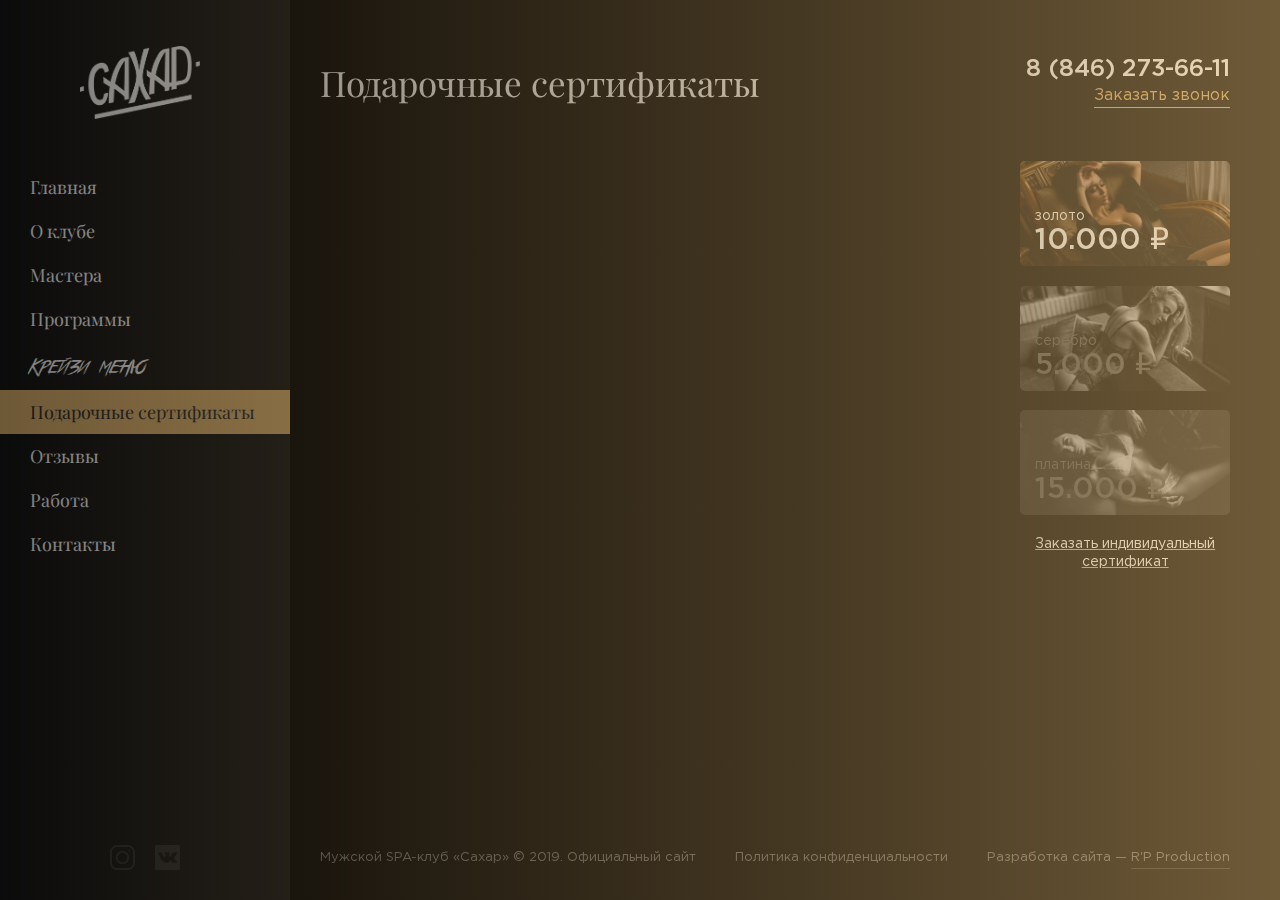
<file: certificate.html>
<!-- Doctype HTML5 -->
<!doctype html>
<html lang="ru">

<head>
	<meta charset="utf-8">
	<meta http-equiv="x-ua-compatible" content="ie=edge">
	<meta name="viewport" content="width=device-width, initial-scale=1">

	<title>Подарочные сертификаты — «Сахар»</title>
	<meta name="description" content="Не знаете что подарить боссу, коллеге или другу? Хотите сделать незабываемый подарок? У нас есть решение в виде подарочных сертификатов, от которых любой мужчина будет приятно удивлён.">
	<meta name="keywords" content="мужской спа салон, мужской спа салон в Самаре, эро массаж Самара, ночные бабочки Самара, закрытый салон, круглосуточный спа салон, эротический салон Самара, круглосуточный спа салон Самара, эротический массаж Самара, что подарить, подарки самара, мужской подарок, подарок для мужчины, незабываемый подарок.">

	<link rel="icon" type="image/x-icon" href="img/favicon/favicon.ico">
	<link rel="icon" type="image/png" sizes="32x32" href="img/favicon/favicon-32x32.png">
	<link rel="apple-touch-icon" sizes="180x180" href="img/favicon/apple-touch-icon-180x180.png">

	<link href="https://fonts.googleapis.com/css?family=Playfair+Display:400&amp;subset=cyrillic" rel="stylesheet">

	<meta name="theme-color" content="#161616">

	<link rel="stylesheet" href="css/bootstrap-grid.min.css">
	<link rel="stylesheet" href="css/fullpage.min.css">
	<link rel="stylesheet" href="css/slick.css">
	<link rel="stylesheet" href="css/simplebar.min.css">
	<link rel="stylesheet" href="css/main.css">
</head>
<body>
	<!-- Preloader -->
	<div class="preloader js-preloader">
		<div class="pulse js-pulse"></div>
	</div>
	<!-- End Preloader -->

	<!-- Nav -->
	<nav class="nav">
		<div id="nav-map"></div>
		<div class="nav-logo">
			<img src="img/logo.png"/>
		</div>
		<div class="container">
			<div class="row">
				<div class="col">
					<ul class="nav-menu">
						<li class="nav-menu-item">
							<a href="index.html" class="nav-menu-link">Главная</a>
						</li>
						<li class="nav-menu-item">
							<a href="about.html" class="nav-menu-link">О клубе</a>
						</li>
						<li class="nav-menu-item">
							<a href="masters.html" class="nav-menu-link">Мастера</a>
						</li>
						<li class="nav-menu-item">
							<a href="program.html" class="nav-menu-link">Программы</a>
						</li>
						<li class="nav-menu-item">
							<a href="services.html" class="nav-menu-link nav-menu-font">Крейзи меню</a>
						</li>
						<li class="nav-menu-item">
							<a href="certificate.html" class="nav-menu-link active">Подарочные сертификаты</a>
						</li>
						<li class="nav-menu-item">
							<a href="reviews.html" class="nav-menu-link">Отзывы</a>
						</li>
						<li class="nav-menu-item">
							<a href="vacancy.html" class="nav-menu-link">Работа</a>
						</li>
						<li class="nav-menu-item">
							<a href="contacts.html" class="nav-menu-link">Контакты</a>
						</li>
					</ul>
				</div>
			</div>
		</div>
		<div class="nav-close js-close">
			<img src="img/icons/close.svg">
		</div>
	</nav>
	<!-- End Nav -->

	<!-- Page -->
	<section class="page-head">
		<div class="head-toggle js-toggle">
			<hr><hr><hr>
		</div>
		<div class="head-logo">
			<a href="/">
				<img src="img/logo.png">
			</a>
		</div>
		<div class="head-phone">
			<span>8 (846) 273-66-11</span>
			<a href="javascript:void(0)" class="js-call">Заказать звонок</a>
		</div>
		<div class="head-phone-mobile">
			<a href="javascript:void(0)" class="js-phone">
				<img src="img/icons/phone.png">
			</a>
		</div>
	</section>
	<!-- End Page -->

	<!-- Page -->
	<section class="page">
		<div class="page-nav">
			<div class="page-socials"></div>
		</div>
		<div class="page-full page-certificate">
			<div id="fullpage">
				<div class="page-section">
					<div class="page-row">
						<div class="page-title">
							Подарочные сертификаты
						</div>
						<div class="page-certificate-row">
							<div class="page-certificate-tabList">
								<div class="page-certificate-tabItem active">
									<div class="page-certificate-tabImg">
										<img src="img/program/6.jpg" class="obj">
									</div>
									<div class="page-certificate-tabPrice">
										золото
										<span>10.000 ₽</span>
									</div>
								</div>
								<div class="page-certificate-tabItem">
									<div class="page-certificate-tabImg">
										<img src="img/program/11.jpg" class="obj">
									</div>
									<div class="page-certificate-tabPrice">
										серебро
										<span>5.000 ₽</span>
									</div>
								</div>
								<div class="page-certificate-tabItem">
									<div class="page-certificate-tabImg">
										<img src="img/program/12.jpg" class="obj">
									</div>
									<div class="page-certificate-tabPrice">
										платина
										<span>15.000 ₽</span>
									</div>
								</div>
								<a href="javascript:void(0)" class="page-certificate-tabOrder js-call">
									Заказать индивидуальный<br>
									сертификат
								</a>
							</div>
							<div class="page-certificate-tabWrap">
								<div class="page-certificate-tabInfo open">
									<div class="page-certificate-tabRow">
										<div class="page-certificate-tabTitle">
											<span>Золотой</span>
											Сертификат на посещение спа-клуба «Сахар»
										</div>
										<div class="page-certificate-tabFeature">
											<div class="page-certificate-tabBox">
												<span>12</span>
												месяцев действие<br>
												сертификата
											</div>
											<div class="page-certificate-tabBox">
												<span>10%</span>
												скидка на следующее<br>
												посещение клуба
											</div>
											<div class="page-certificate-tabBox">
												<span>100%</span>
												оплата любой услуги<br>
												в клубе «Сахар»
											</div>
										</div>
										<div class="page-certificate-tabNote">
											Золотой сертификат - отличный подарок Вашему боссу, коллеге или другу.
											<span></span>
										</div>
									</div>
								</div>
								<div class="page-certificate-tabInfo">
									<div class="page-certificate-tabRow">
										<div class="page-certificate-tabTitle">
											<span>Серебрянный</span>
											Сертификат на посещение спа-клуба «Сахар»
										</div>
										<div class="page-certificate-tabFeature">
											<div class="page-certificate-tabBox">
												<span>12</span>
												месяцев действие<br>
												сертификата
											</div>
											<div class="page-certificate-tabBox">
												<span>5%</span>
												скидка на следующее<br>
												посещение клуба
											</div>
											<div class="page-certificate-tabBox">
												<span>100%</span>
												оплата любой услуги<br>
												в клубе «Сахар»
											</div>
										</div>
										<div class="page-certificate-tabNote">
											Серебрянный сертификат - отличный подарок Вашему боссу, коллеге или другу.
											<span></span>
										</div>
									</div>
								</div>
								<div class="page-certificate-tabInfo">
									<div class="page-certificate-tabRow">
										<div class="page-certificate-tabTitle">
											<span>Платиновый</span>
											Сертификат на посещение спа-клуба «Сахар»
										</div>
										<div class="page-certificate-tabFeature">
											<div class="page-certificate-tabBox">
												<span>12</span>
												месяцев действие<br>
												сертификата
											</div>
											<div class="page-certificate-tabBox">
												<span>15%</span>
												скидка на следующее<br>
												посещение клуба
											</div>
											<div class="page-certificate-tabBox">
												<span>100%</span>
												оплата любой услуги<br>
												в клубе «Сахар»
											</div>
										</div>
										<div class="page-certificate-tabNote">
											Платиновый сертификат - отличный подарок Вашему боссу, коллеге или другу.
											<span></span>
										</div>
									</div>
								</div>
							</div>
						</div>
					</div>
				</div>
			</div>
		</div>
		<div class="page-foot">
			<div class="foot-row">
				<div class="foot-copyright">
					Мужской SPA-клуб «Сахар» © 2019. Официальный сайт
				</div>
				<div class="foot-privacy">
					<a href="privacy.pdf" target="_blank">
						Политика конфиденциальности
					</a>
				</div>
				<div class="foot-developer">
					Разработка сайта — <a href="/">R'P Production</a>
				</div>
			</div>
		</div>
	</section>
	<!-- End Page -->

	<!-- Totop -->
	<a href="javascript:void(0)" class="totop js-totop">
		<img src="img/icons/arrow_.svg">
		Наверх
	</a>
	<!-- End Totop -->

	<!-- Footer -->
	<footer class="foot">
		<div class="container">
			<div class="row">
				<div class="col">
					<div class="foot-row">
						<div class="foot-logo">
							<a href="index.html">
								<img src="img/logo.png">
							</a>
						</div>
						<div class="foot-copyright">
							Мужской SPA-клуб «Сахар»<br>
							© 2019. Официальный сайт
						</div>
						<div class="foot-privacy">
							<a href="privacy.pdf" target="_blank">
								Политика конфиденциальности
							</a>
							<span>Разработка сайта — <a href="/">R'P Production</a></span>
						</div>
						<div class="foot-socials">
							<div class="foot-socials-label">Мы в соц. сетях:</div>
							<div class="foot-socials-list">
								<a href="/">
									<svg viewBox="0 0 512 512">
										<path d="M363.273,0H148.728C66.719,0,0,66.719,0,148.728v214.544C0,445.281,66.719,512,148.728,512h214.544C445.281,512,512,445.281,512,363.273V148.728C512,66.719,445.281,0,363.273,0z M472,363.272C472,423.225,423.225,472,363.273,472H148.728C88.775,472,40,423.225,40,363.273V148.728C40,88.775,88.775,40,148.728,40h214.544C423.225,40,472,88.775,472,148.728V363.272z"/>
										<path d="M256,118c-76.094,0-138,61.906-138,138s61.906,138,138,138s138-61.906,138-138S332.094,118,256,118z M256,354c-54.037,0-98-43.963-98-98s43.963-98,98-98s98,43.963,98,98S310.037,354,256,354z"/>
										<circle cx="396" cy="116" r="20"/>
									</svg>
								</a>
								<a href="/">
									<svg viewBox="0 0 14.171 14.171">
										<path d="M13.268,0H0.905C0.405,0,0,0.405,0,0.904v12.363c0,0.499,0.405,0.904,0.905,0.904h12.362c0.499,0,0.904-0.405,0.904-0.904V0.904C14.172,0.404,13.767,0,13.268,0z M11.755,8.635c0.259,0.264,0.821,0.707,0.719,1.158c-0.094,0.414-0.712,0.263-1.312,0.287c-0.685,0.029-1.091,0.044-1.503-0.287C9.465,9.636,9.351,9.45,9.165,9.242C8.996,9.054,8.783,8.717,8.493,8.73C7.972,8.756,8.135,9.482,7.95,9.977c-2.896,0.456-4.059-1.333-5.085-3.069C2.368,6.067,1.65,4.261,1.65,4.261l2.048-0.007c0,0,0.657,1.195,0.831,1.503c0.148,0.262,0.311,0.47,0.479,0.704c0.141,0.194,0.364,0.574,0.608,0.543c0.397-0.051,0.469-1.591,0.223-2.107C5.741,4.688,5.506,4.615,5.263,4.544C5.345,4.026,7.56,3.918,7.918,4.32c0.52,0.584-0.36,2.21,0.352,2.684c1-0.524,1.854-2.718,1.854-2.718l2.398,0.015c0,0-0.375,1.186-0.768,1.712c-0.229,0.308-0.989,0.994-0.959,1.503C10.819,7.919,11.437,8.311,11.755,8.635z"/>
									</svg>
								</a>
							</div>
						</div>
					</div>
				</div>
			</div>
		</div>
	</footer>
	<!-- End Footer -->

	<!-- Popup -->
	<div class="popup for-call">
		<div class="popup-call">
			<div class="popup-call-title">Перезвоните мне</div>
			<div class="popup-call-subtitle">
				Заполните форму и персональный менеджер свяжется с Вами<br>
				в течение 15 минут
			</div>
			<div class="popup-call-form">
				<form>
					<input type="text" name="name" placeholder="Ваше имя" autocomplete="off" required>
					<input type="tel" name="phone" placeholder="+7 (999) 999-99-99" autocomplete="off" required>
					<button type="submit" class="btn" onclick="yaCounter50505493.reachGoal('zvonok'); return true;">
						Отправить
					</button>
				</form>
			</div>
		</div>
		<div class="popup-close js-close">
			<img src="img/icons/close.svg">
		</div>
	</div>
	<div class="popup for-phone">
		<div class="popup-phone-logo">
			<img src="img/logo.png">
		</div>
		<div class="popup-phone">
			<a href="tel:+78462736611" class="popup-phone-title">+78462736611</a>
			<div class="popup-phone-subtitle">
				Круглосуточно без выходных
			</div>
			<div class="popup-phone-btn">
				<a href="javascript:void(0);" class="btn js-call">Перезвонить мне</a>
			</div>
			<div class="popup-phone-socials"></div>
		</div>
		<div class="popup-close js-close">
			<img src="img/icons/close.svg">
		</div>
	</div>
	<div class="popup for-excellent">
		<div class="popup-excellent-logo">
			<img src="img/logo.png">
		</div>
		<div class="popup-excellent">
			<div class="popup-excellent-title">Спасибо!</div>
			<div class="popup-excellent-subtitle">
				C Вами свяжутся в ближайшее время.
			</div>
		</div>
		<div class="popup-close js-close">
			<img src="img/icons/close.svg">
		</div>
	</div>
	<!-- End Popup -->

	<!-- Warning -->
	<div class="warning">
		<div class="warning-block">
			<div class="warning-block-title">Предупреждение</div>
			<div class="warning-block-subtitle">
				Сайт, который Вы собираетесь посмотреть, могут содержать материалы<br>
				доступные только для взрослых. Чтобы продолжить просмотр сайта,<br>
				Вы должны подтвердить, что Вам есть 18 лет.
			</div>
			<div class="warning-block-btn">
				<a href="javascript:void(0)" class="warning-block-yes btn js-yes">
					Мне есть 18 лет
				</a>
				<a href="https://ru.wikipedia.org/wiki/%D0%A1%D0%BB%D1%83%D0%B6%D0%B5%D0%B1%D0%BD%D0%B0%D1%8F:%D0%A1%D0%BB%D1%83%D1%87%D0%B0%D0%B9%D0%BD%D0%B0%D1%8F_%D1%81%D1%82%D1%80%D0%B0%D0%BD%D0%B8%D1%86%D0%B0" class="warning-block-no">
					Мне нет 18 лет
				</a>
			</div>
		</div>
	</div>
	<!-- End Warning -->
	
	<script src="js/jquery.min.js"></script>
	<script src="js/fullpage.min.js"></script>
	<script src="js/slick.min.js"></script>
	<script src="js/simplebar.min.js"></script>
	<script src="js/main.js"></script>

	<script src="https://api-maps.yandex.ru/2.1/?lang=ru_RU" type="text/javascript"></script>
	<script>
		ymaps.ready(function(){
			var navMap = new ymaps.Map('nav-map', {
				center: [53.202416, 50.120163],
				zoom: 14,
				controls: []
			});
			myPlacemark1 = new ymaps.Placemark([53.202416, 50.120163], {
				hintContent: 'Мужской спа-клуб «Сахар»'
			}, {
				iconLayout: 'default#image',
				iconImageHref: 'img/icons/map.svg',
				iconImageSize: [50, 62],
				iconImageOffset: [-25, -55]
			});
			navMap.geoObjects.add(myPlacemark1);
		});
		$('form').submit(function() {
			$.ajax({
				type: 'POST',
				url: 'mail/mail.php',
				data: $(this).serialize()
			}).done(function() {
				$('form input').val('');
				$('.popup.for-excellent').addClass('open');
				setTimeout(function() {
					$('.popup').removeClass('open');
				}, 3000);
			});
			return false;
		});
	</script>
	<!-- Yandex.Metrika counter -->
	<script type="text/javascript">
		(function(m,e,t,r,i,k,a){m[i]=m[i]||function(){(m[i].a=m[i].a||[]).push(arguments)};
			m[i].l=1*new Date();k=e.createElement(t),a=e.getElementsByTagName(t)[0],k.async=1,k.src=r,a.parentNode.insertBefore(k,a)})
		(window, document, "script", "https://mc.yandex.ru/metrika/tag.js", "ym");

		ym(53625757, "init", {
			clickmap:true,
			trackLinks:true,
			accurateTrackBounce:true,
			webvisor:true
		});
	</script>
	<noscript><div><img src="https://mc.yandex.ru/watch/53625757" style="position:absolute; left:-9999px;" alt="" /></div></noscript>
	<!-- /Yandex.Metrika counter -->
</body>
</html>
</file>
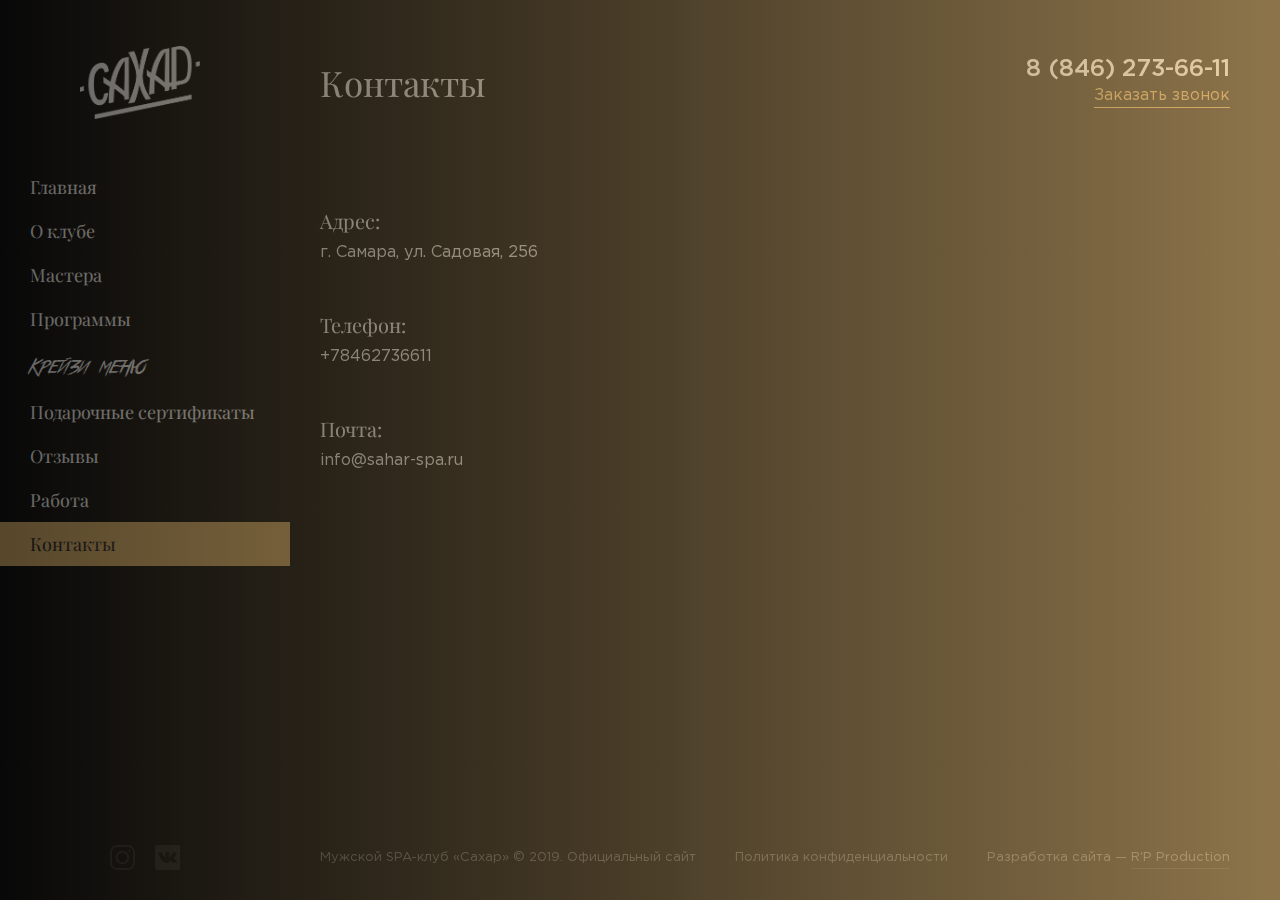
<file: contacts.html>
<!-- Doctype HTML5 -->
<!doctype html>
<html lang="ru">

<head>
	<meta charset="utf-8">
	<meta http-equiv="x-ua-compatible" content="ie=edge">
	<meta name="viewport" content="width=device-width, initial-scale=1">

	<title>Контакты — «Сахар»</title>
	<meta name="description" content="Контакты нашего клуба.">
	<meta name="keywords" content="мужской спа салон, мужской спа салон в Самаре, эро массаж Самара, ночные бабочки Самара, закрытый салон, круглосуточный спа салон, эротический салон Самара, круглосуточный спа салон Самара, эротический массаж Самара, что подарить, подарки самара, мужской подарок, подарок для мужчины, незабываемый подарок.">

	<link rel="icon" type="image/x-icon" href="img/favicon/favicon.ico">
	<link rel="icon" type="image/png" sizes="32x32" href="img/favicon/favicon-32x32.png">
	<link rel="apple-touch-icon" sizes="180x180" href="img/favicon/apple-touch-icon-180x180.png">

	<link href="https://fonts.googleapis.com/css?family=Playfair+Display:400&amp;subset=cyrillic" rel="stylesheet">

	<meta name="theme-color" content="#161616">

	<link rel="stylesheet" href="css/bootstrap-grid.min.css">
	<link rel="stylesheet" href="css/fullpage.min.css">
	<link rel="stylesheet" href="css/slick.css">
	<link rel="stylesheet" href="css/simplebar.min.css">
	<link rel="stylesheet" href="css/main.css">
</head>
<body>
	<!-- Preloader -->
	<div class="preloader js-preloader">
		<div class="pulse js-pulse"></div>
	</div>
	<!-- End Preloader -->

	<!-- Nav -->
	<nav class="nav">
		<div id="nav-map"></div>
		<div class="nav-logo">
			<img src="img/logo.png"/>
		</div>
		<div class="container">
			<div class="row">
				<div class="col">
					<ul class="nav-menu">
						<li class="nav-menu-item">
							<a href="index.html" class="nav-menu-link">Главная</a>
						</li>
						<li class="nav-menu-item">
							<a href="about.html" class="nav-menu-link">О клубе</a>
						</li>
						<li class="nav-menu-item">
							<a href="masters.html" class="nav-menu-link">Мастера</a>
						</li>
						<li class="nav-menu-item">
							<a href="program.html" class="nav-menu-link">Программы</a>
						</li>
						<li class="nav-menu-item">
							<a href="services.html" class="nav-menu-link nav-menu-font">Крейзи меню</a>
						</li>
						<li class="nav-menu-item">
							<a href="certificate.html" class="nav-menu-link">Подарочные сертификаты</a>
						</li>
						<li class="nav-menu-item">
							<a href="reviews.html" class="nav-menu-link">Отзывы</a>
						</li>
						<li class="nav-menu-item">
							<a href="vacancy.html" class="nav-menu-link">Работа</a>
						</li>
						<li class="nav-menu-item">
							<a href="contacts.html" class="nav-menu-link active">Контакты</a>
						</li>
					</ul>
				</div>
			</div>
		</div>
		<div class="nav-close js-close">
			<img src="img/icons/close.svg">
		</div>
	</nav>
	<!-- End Nav -->

	<!-- Page -->
	<section class="page-head">
		<div class="head-toggle js-toggle">
			<hr><hr><hr>
		</div>
		<div class="head-logo">
			<a href="/">
				<img src="img/logo.png">
			</a>
		</div>
		<div class="head-phone">
			<span>8 (846) 273-66-11</span>
			<a href="javascript:void(0)" class="js-call">Заказать звонок</a>
		</div>
		<div class="head-phone-mobile">
			<a href="javascript:void(0)" class="js-phone">
				<img src="img/icons/phone.png">
			</a>
		</div>
	</section>
	<!-- End Page -->

	<!-- Page -->
	<section class="page">
		<div class="page-nav">
			<div class="page-socials"></div>
		</div>
		<div class="page-full page-contacts">
			<div id="fullpage">
				<div class="page-section">
					<div class="page-row">
						<div class="page-title">
							Контакты
						</div>
						<div class="page-contacts-row">
							<div class="page-contacts-item">
								<span>Адрес:</span>
								г. Самара, ул. Садовая, 256
							</div>
							<div class="page-contacts-item">
								<span>Телефон:</span>
								<a href="tel:+78462736611">+78462736611</a>
							</div>
							<div class="page-contacts-item">
								<span>Почта:</span>
								info@sahar-spa.ru
							</div>
						</div>
					</div>
					<div id="contacts-map"></div>
				</div>
			</div>
		</div>
		<div class="page-foot">
			<div class="foot-row">
				<div class="foot-copyright">
					Мужской SPA-клуб «Сахар» © 2019. Официальный сайт
				</div>
				<div class="foot-privacy">
					<a href="privacy.pdf" target="_blank">
						Политика конфиденциальности
					</a>
				</div>
				<div class="foot-developer">
					Разработка сайта — <a href="/">R'P Production</a>
				</div>
			</div>
		</div>
	</section>
	<!-- End Page -->

	<!-- Totop -->
	<a href="javascript:void(0)" class="totop js-totop">
		<img src="img/icons/arrow_.svg">
		Наверх
	</a>
	<!-- End Totop -->

	<!-- Footer -->
	<footer class="foot">
		<div class="container">
			<div class="row">
				<div class="col">
					<div class="foot-row">
						<div class="foot-logo">
							<a href="index.html">
								<img src="img/logo.png">
							</a>
						</div>
						<div class="foot-copyright">
							Мужской SPA-клуб «Сахар»<br>
							© 2019. Официальный сайт
						</div>
						<div class="foot-privacy">
							<a href="privacy.pdf" target="_blank">
								Политика конфиденциальности
							</a>
							<span>Разработка сайта — <a href="/">R'P Production</a></span>
						</div>
						<div class="foot-socials">
							<div class="foot-socials-label">Мы в соц. сетях:</div>
							<div class="foot-socials-list">
								<a href="/">
									<svg viewBox="0 0 512 512">
										<path d="M363.273,0H148.728C66.719,0,0,66.719,0,148.728v214.544C0,445.281,66.719,512,148.728,512h214.544C445.281,512,512,445.281,512,363.273V148.728C512,66.719,445.281,0,363.273,0z M472,363.272C472,423.225,423.225,472,363.273,472H148.728C88.775,472,40,423.225,40,363.273V148.728C40,88.775,88.775,40,148.728,40h214.544C423.225,40,472,88.775,472,148.728V363.272z"/>
										<path d="M256,118c-76.094,0-138,61.906-138,138s61.906,138,138,138s138-61.906,138-138S332.094,118,256,118z M256,354c-54.037,0-98-43.963-98-98s43.963-98,98-98s98,43.963,98,98S310.037,354,256,354z"/>
										<circle cx="396" cy="116" r="20"/>
									</svg>
								</a>
								<a href="/">
									<svg viewBox="0 0 14.171 14.171">
										<path d="M13.268,0H0.905C0.405,0,0,0.405,0,0.904v12.363c0,0.499,0.405,0.904,0.905,0.904h12.362c0.499,0,0.904-0.405,0.904-0.904V0.904C14.172,0.404,13.767,0,13.268,0z M11.755,8.635c0.259,0.264,0.821,0.707,0.719,1.158c-0.094,0.414-0.712,0.263-1.312,0.287c-0.685,0.029-1.091,0.044-1.503-0.287C9.465,9.636,9.351,9.45,9.165,9.242C8.996,9.054,8.783,8.717,8.493,8.73C7.972,8.756,8.135,9.482,7.95,9.977c-2.896,0.456-4.059-1.333-5.085-3.069C2.368,6.067,1.65,4.261,1.65,4.261l2.048-0.007c0,0,0.657,1.195,0.831,1.503c0.148,0.262,0.311,0.47,0.479,0.704c0.141,0.194,0.364,0.574,0.608,0.543c0.397-0.051,0.469-1.591,0.223-2.107C5.741,4.688,5.506,4.615,5.263,4.544C5.345,4.026,7.56,3.918,7.918,4.32c0.52,0.584-0.36,2.21,0.352,2.684c1-0.524,1.854-2.718,1.854-2.718l2.398,0.015c0,0-0.375,1.186-0.768,1.712c-0.229,0.308-0.989,0.994-0.959,1.503C10.819,7.919,11.437,8.311,11.755,8.635z"/>
									</svg>
								</a>
							</div>
						</div>
					</div>
				</div>
			</div>
		</div>
	</footer>
	<!-- End Footer -->

	<!-- Popup -->
	<div class="popup for-call">
		<div class="popup-call">
			<div class="popup-call-title">Перезвоните мне</div>
			<div class="popup-call-subtitle">
				Заполните форму и персональный менеджер свяжется с Вами<br>
				в течение 15 минут
			</div>
			<div class="popup-call-form">
				<form>
					<input type="text" name="name" placeholder="Ваше имя" autocomplete="off" required>
					<input type="tel" name="phone" placeholder="+7 (999) 999-99-99" autocomplete="off" required>
					<button type="submit" class="btn" onclick="yaCounter50505493.reachGoal('zvonok'); return true;">
						Отправить
					</button>
				</form>
			</div>
		</div>
		<div class="popup-close js-close">
			<img src="img/icons/close.svg">
		</div>
	</div>
	<div class="popup for-phone">
		<div class="popup-phone-logo">
			<img src="img/logo.png">
		</div>
		<div class="popup-phone">
			<a href="tel:+78462736611" class="popup-phone-title">+78462736611</a>
			<div class="popup-phone-subtitle">
				Круглосуточно без выходных
			</div>
			<div class="popup-phone-btn">
				<a href="javascript:void(0);" class="btn js-call">Перезвонить мне</a>
			</div>
			<div class="popup-phone-socials"></div>
		</div>
		<div class="popup-close js-close">
			<img src="img/icons/close.svg">
		</div>
	</div>
	<div class="popup for-excellent">
		<div class="popup-excellent-logo">
			<img src="img/logo.png">
		</div>
		<div class="popup-excellent">
			<div class="popup-excellent-title">Спасибо!</div>
			<div class="popup-excellent-subtitle">
				C Вами свяжутся в ближайшее время.
			</div>
		</div>
		<div class="popup-close js-close">
			<img src="img/icons/close.svg">
		</div>
	</div>
	<!-- End Popup -->

	<!-- Warning -->
	<div class="warning">
		<div class="warning-block">
			<div class="warning-block-title">Предупреждение</div>
			<div class="warning-block-subtitle">
				Сайт, который Вы собираетесь посмотреть, могут содержать материалы<br>
				доступные только для взрослых. Чтобы продолжить просмотр сайта,<br>
				Вы должны подтвердить, что Вам есть 18 лет.
			</div>
			<div class="warning-block-btn">
				<a href="javascript:void(0)" class="warning-block-yes btn js-yes">
					Мне есть 18 лет
				</a>
				<a href="https://ru.wikipedia.org/wiki/%D0%A1%D0%BB%D1%83%D0%B6%D0%B5%D0%B1%D0%BD%D0%B0%D1%8F:%D0%A1%D0%BB%D1%83%D1%87%D0%B0%D0%B9%D0%BD%D0%B0%D1%8F_%D1%81%D1%82%D1%80%D0%B0%D0%BD%D0%B8%D1%86%D0%B0" class="warning-block-no">
					Мне нет 18 лет
				</a>
			</div>
		</div>
	</div>
	<!-- End Warning -->
	
	<script src="js/jquery.min.js"></script>
	<script src="js/fullpage.min.js"></script>
	<script src="js/slick.min.js"></script>
	<script src="js/simplebar.min.js"></script>
	<script src="js/main.js"></script>

	<script src="https://api-maps.yandex.ru/2.1/?lang=ru_RU" type="text/javascript"></script>
	<script src="js/map.js"></script>
	<script>
		$('form').submit(function() {
			$.ajax({
				type: 'POST',
				url: 'mail/mail.php',
				data: $(this).serialize()
			}).done(function() {
				$('form input').val('');
				$('.popup.for-excellent').addClass('open');
				setTimeout(function() {
					$('.popup').removeClass('open');
				}, 3000);
			});
			return false;
		});
	</script>
	<!-- Yandex.Metrika counter -->
	<script type="text/javascript">
		(function(m,e,t,r,i,k,a){m[i]=m[i]||function(){(m[i].a=m[i].a||[]).push(arguments)};
			m[i].l=1*new Date();k=e.createElement(t),a=e.getElementsByTagName(t)[0],k.async=1,k.src=r,a.parentNode.insertBefore(k,a)})
		(window, document, "script", "https://mc.yandex.ru/metrika/tag.js", "ym");

		ym(53625757, "init", {
			clickmap:true,
			trackLinks:true,
			accurateTrackBounce:true,
			webvisor:true
		});
	</script>
	<noscript><div><img src="https://mc.yandex.ru/watch/53625757" style="position:absolute; left:-9999px;" alt="" /></div></noscript>
	<!-- /Yandex.Metrika counter -->
</body>
</html>
</file>
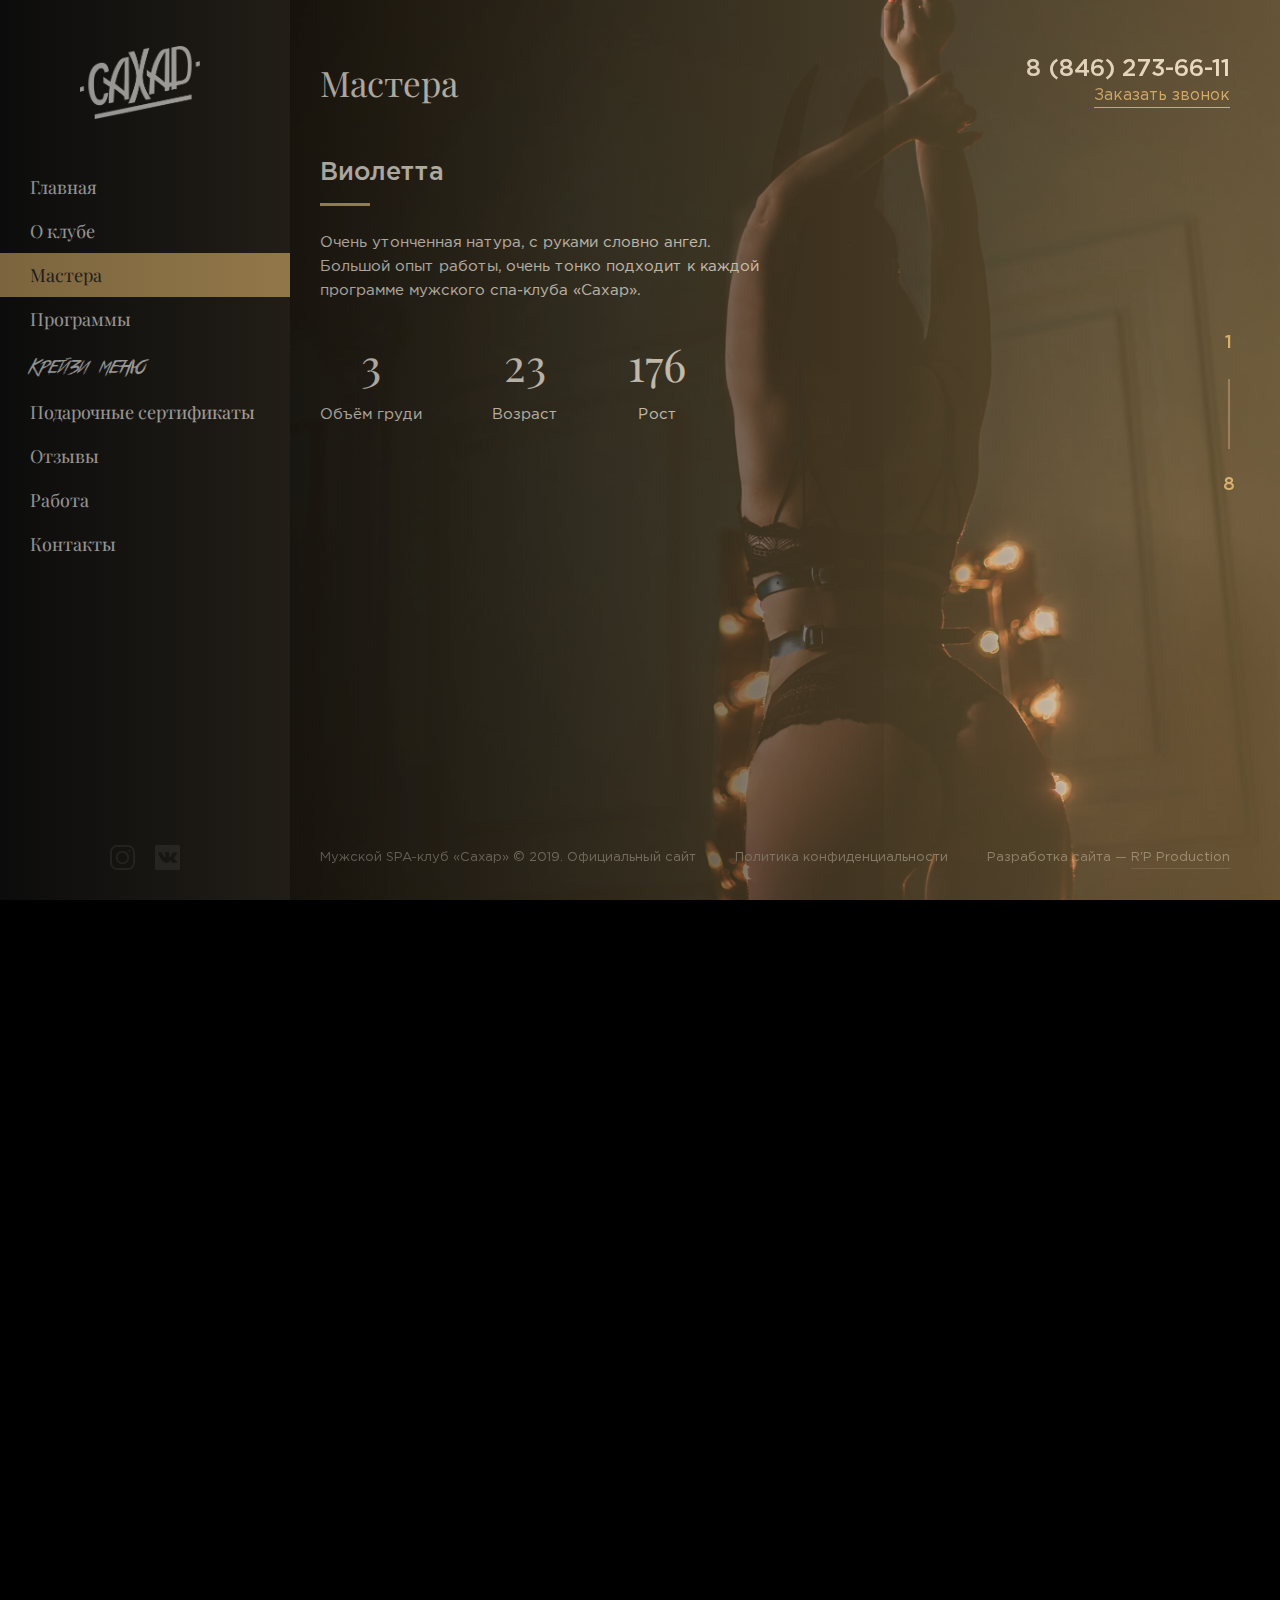
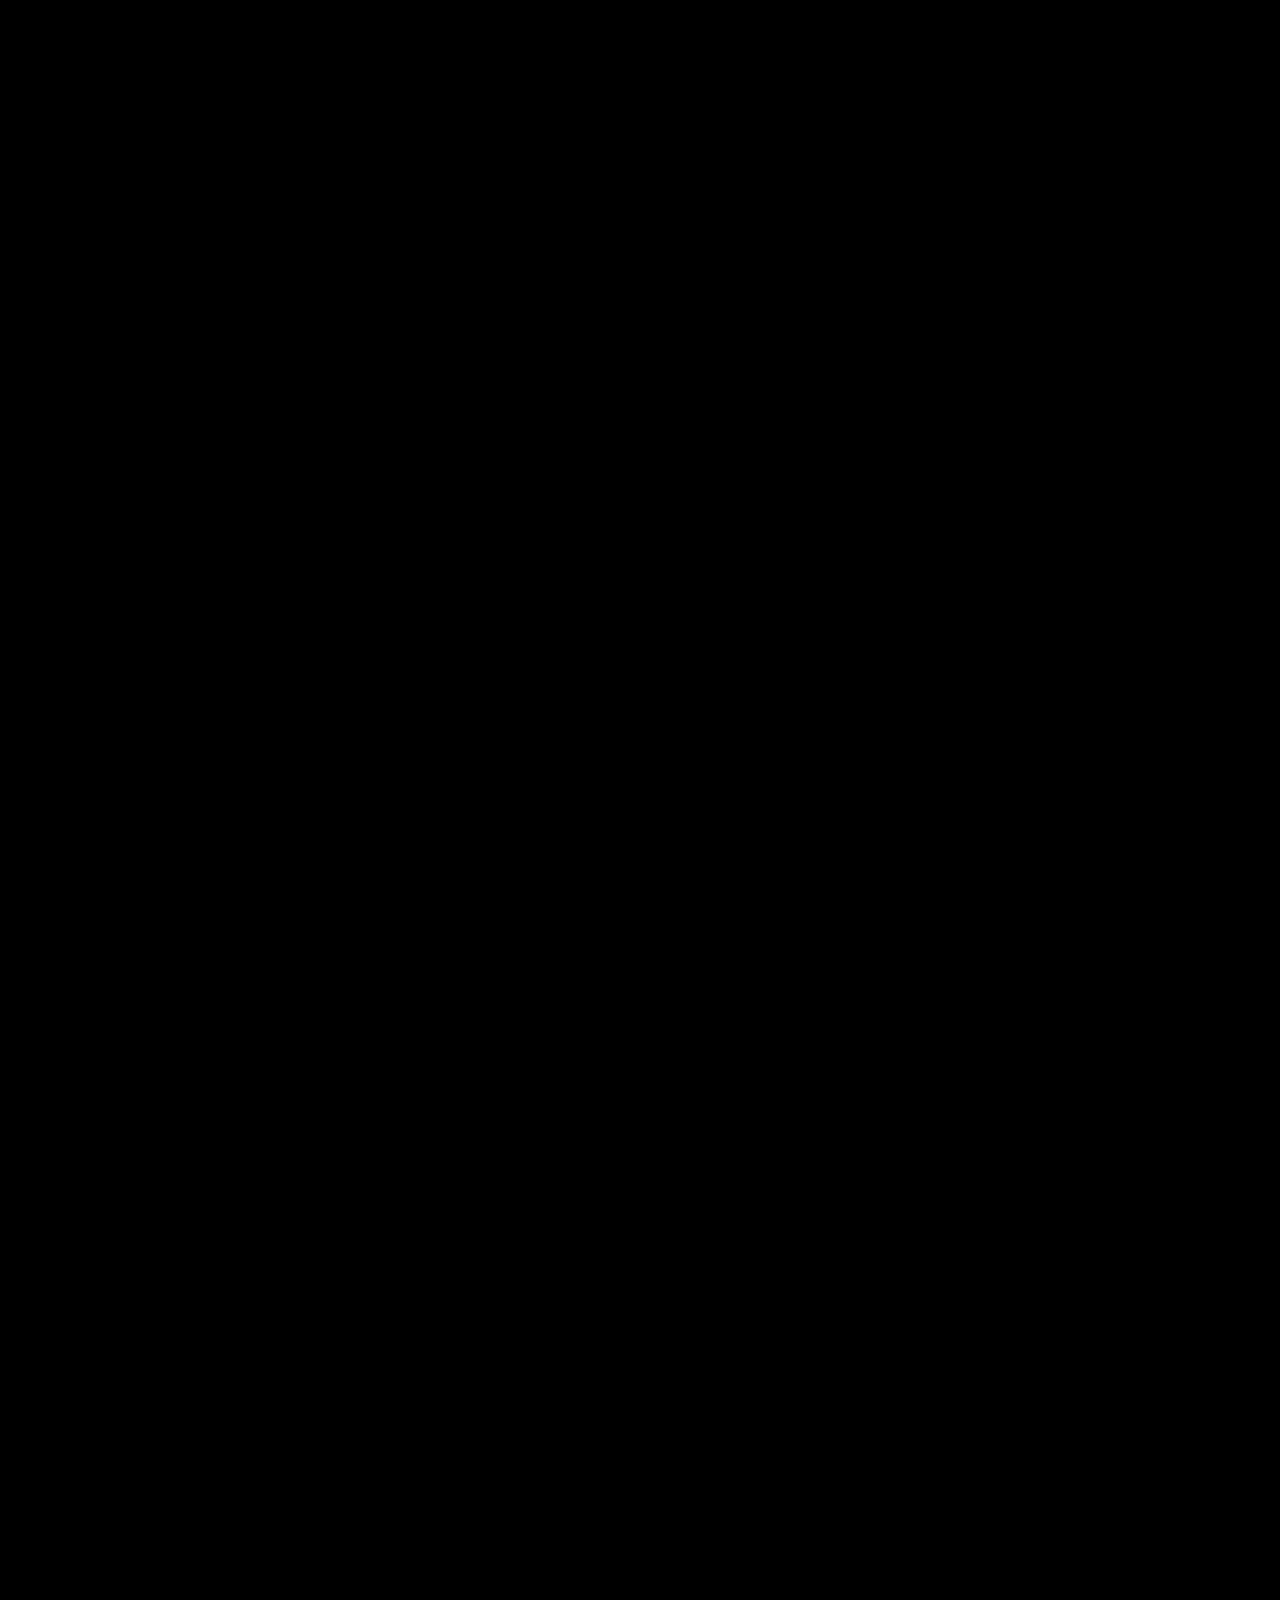
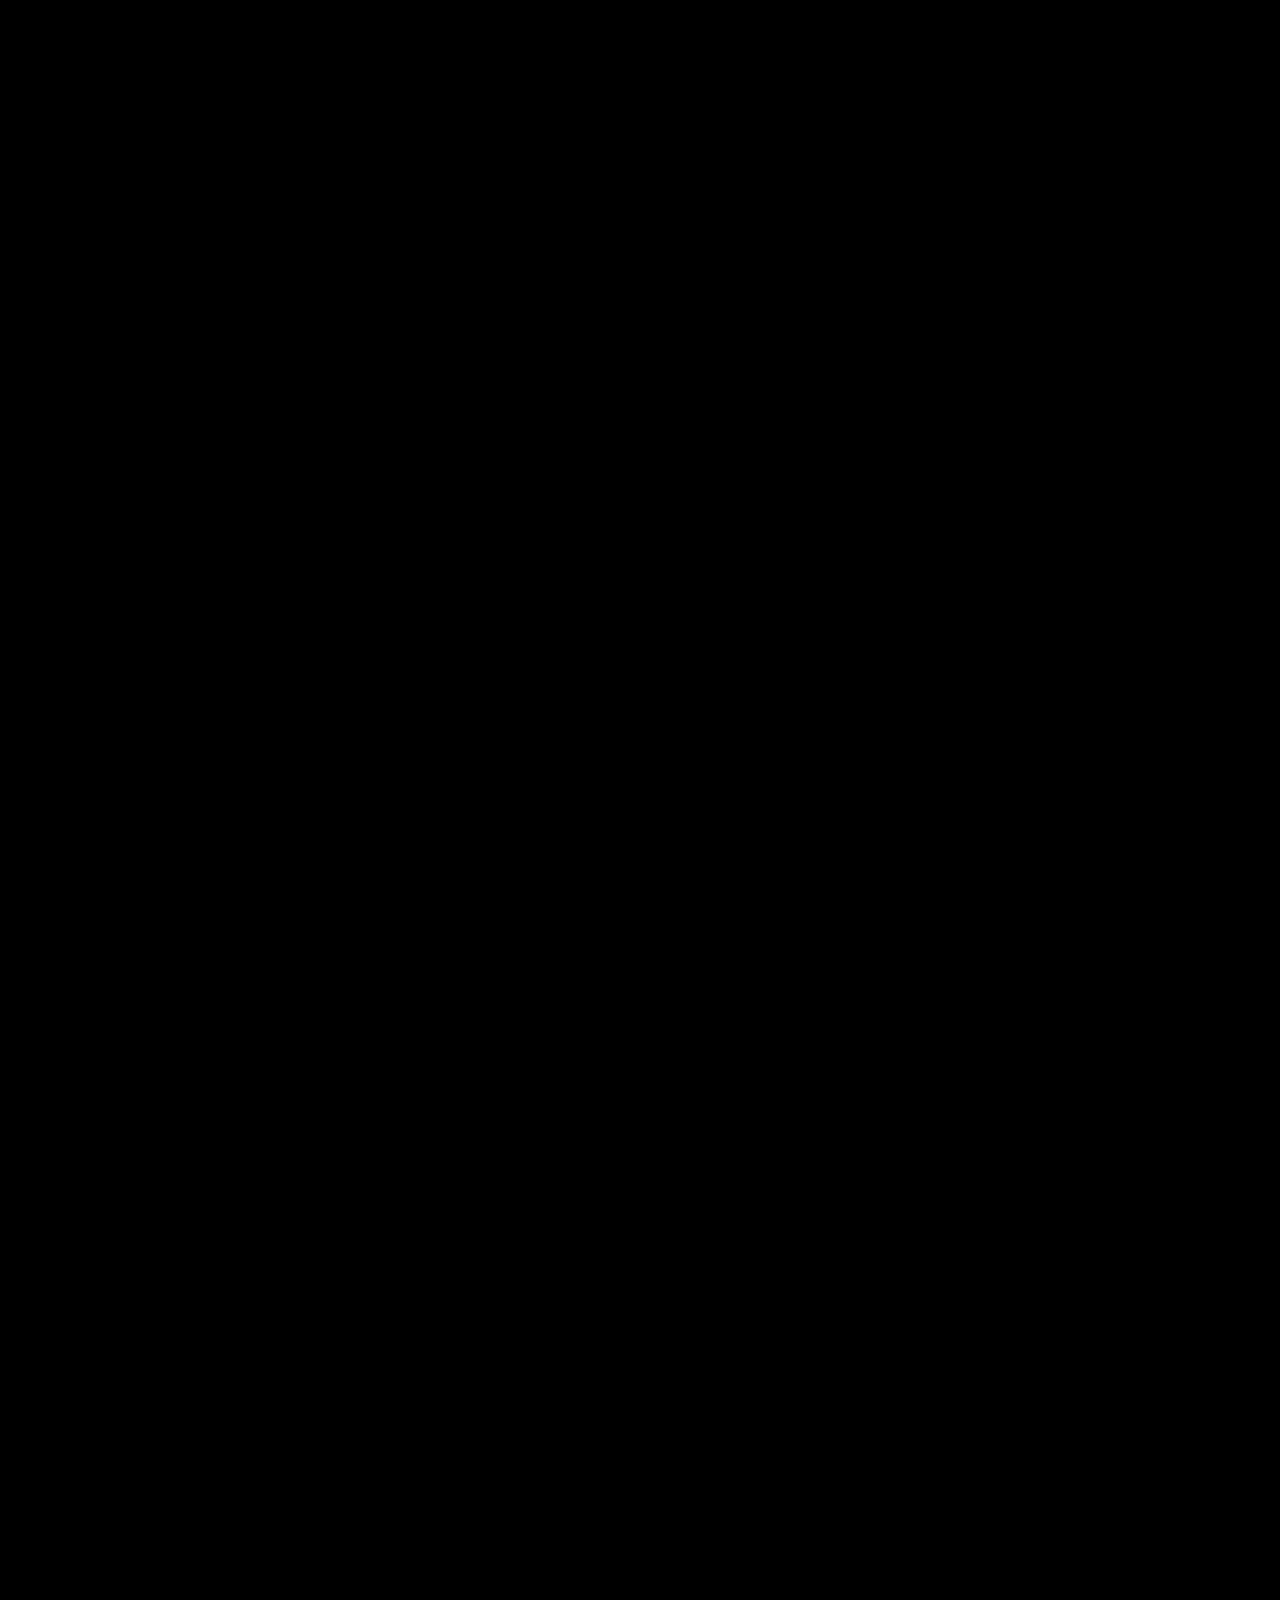
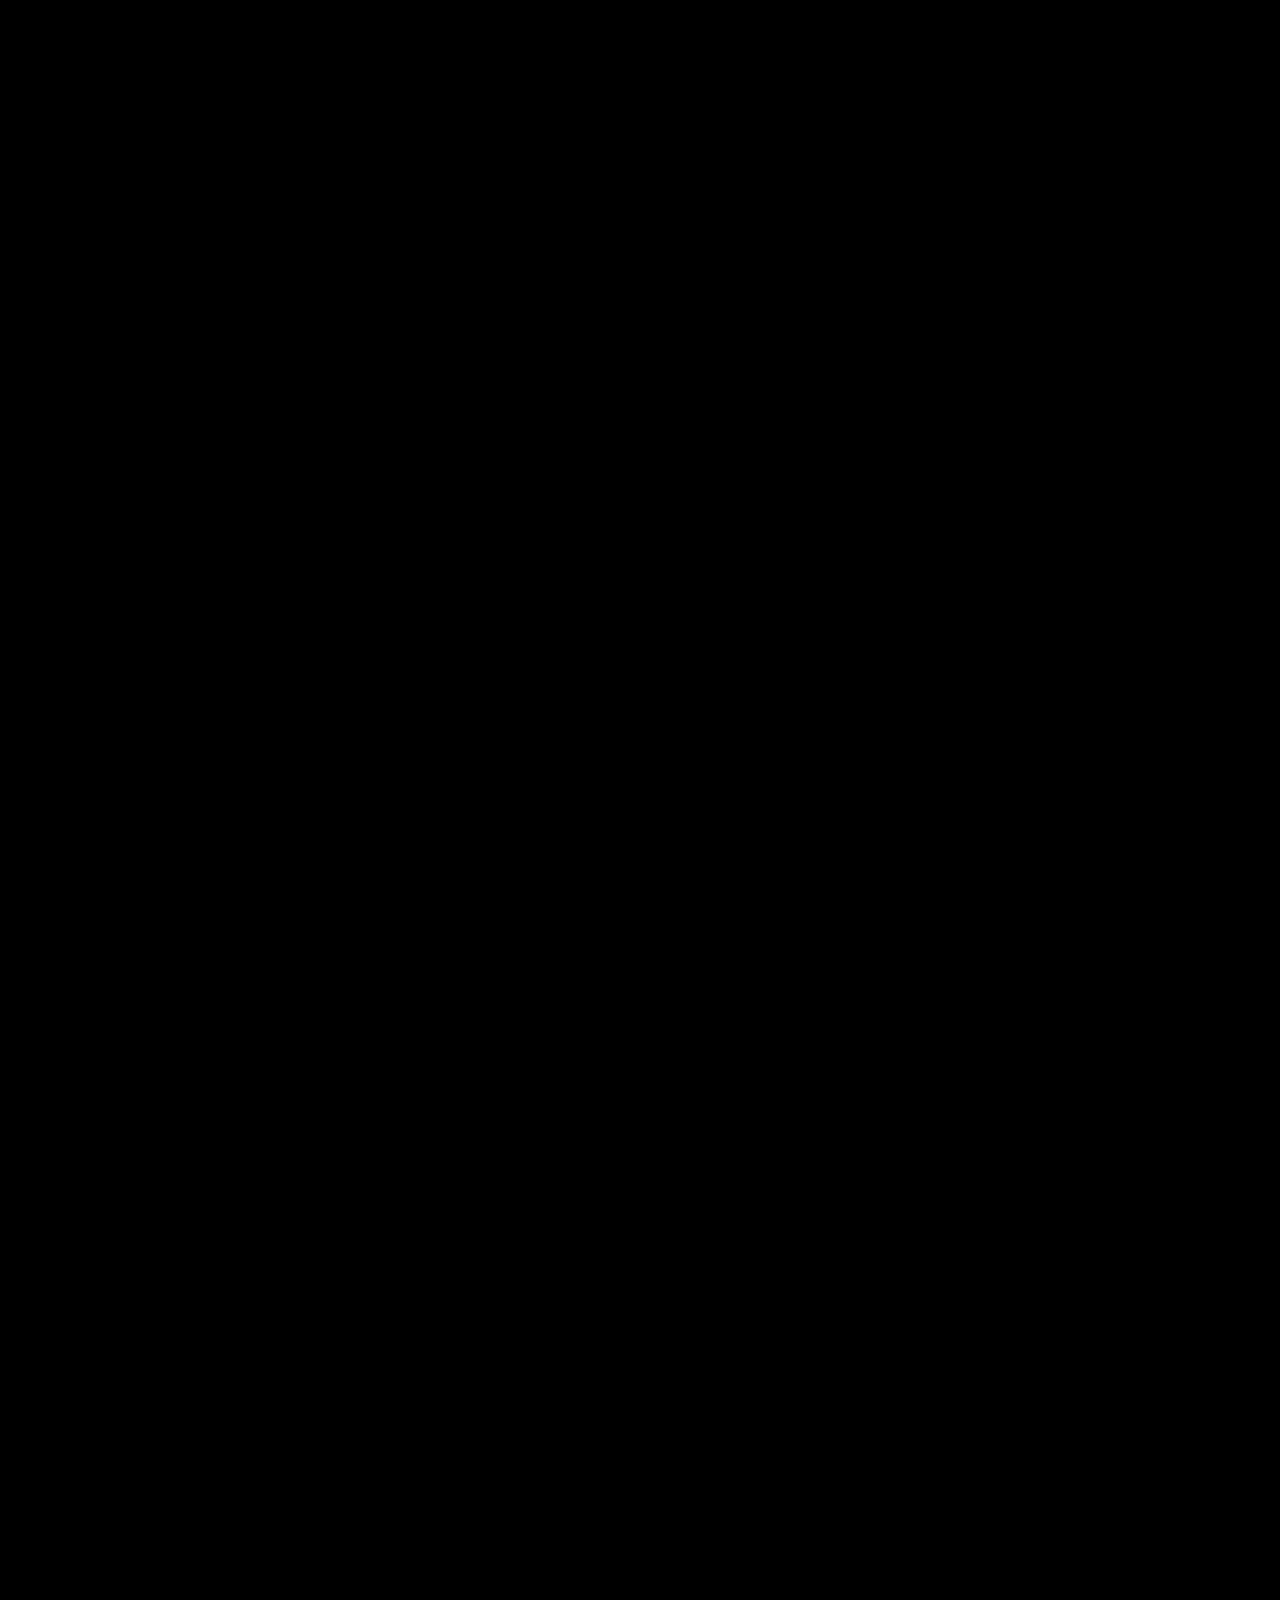
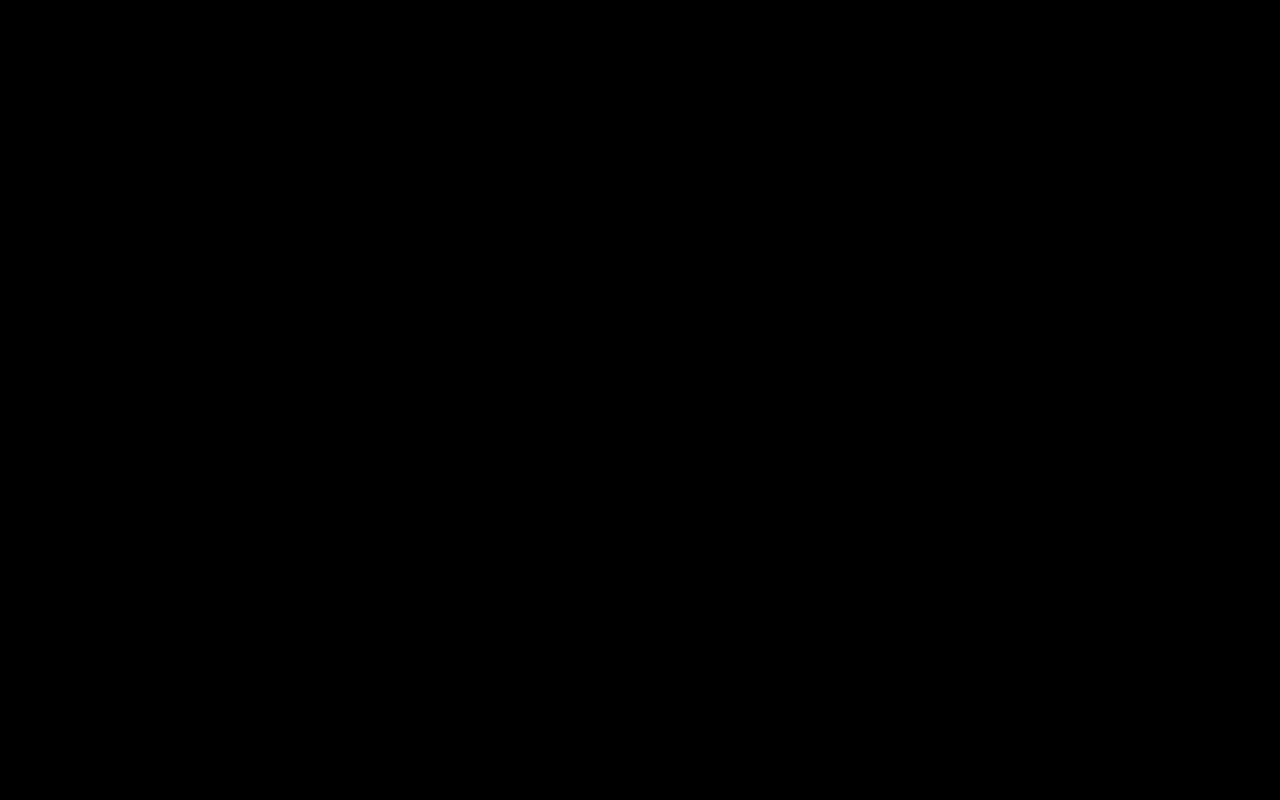
<file: masters.html>
<!-- Doctype HTML5 -->
<!doctype html>
<html lang="ru">

<head>
	<meta charset="utf-8">
	<meta http-equiv="x-ua-compatible" content="ie=edge">
	<meta name="viewport" content="width=device-width, initial-scale=1">

	<title>Мастера — «Сахар»</title>
	<meta name="description" content="В клубе работают только лучшие мастера области, которые способны удивить не только своей красотой, но и на высшем уровне продемонстрировать своё искусство эротического массажа.">
	<meta name="keywords" content="мужской спа салон, мужской спа салон в Самаре, эро массаж Самара, ночные бабочки Самара, закрытый салон, круглосуточный спа салон, эротический салон Самара, круглосуточный спа салон Самара, эротический массаж Самара, что подарить, подарки самара, мужской подарок, подарок для мужчины, незабываемый подарок.">

	<link rel="icon" type="image/x-icon" href="img/favicon/favicon.ico">
	<link rel="icon" type="image/png" sizes="32x32" href="img/favicon/favicon-32x32.png">
	<link rel="apple-touch-icon" sizes="180x180" href="img/favicon/apple-touch-icon-180x180.png">

	<link href="https://fonts.googleapis.com/css?family=Playfair+Display:400&amp;subset=cyrillic" rel="stylesheet">

	<meta name="theme-color" content="#161616">

	<link rel="stylesheet" href="css/bootstrap-grid.min.css">
	<link rel="stylesheet" href="css/fullpage.min.css">
	<link rel="stylesheet" href="css/slick.css">
	<link rel="stylesheet" href="css/simplebar.min.css">
	<link rel="stylesheet" href="css/main.css">
</head>
<body>
	<!-- Preloader -->
	<div class="preloader js-preloader">
		<div class="pulse js-pulse"></div>
	</div>
	<!-- End Preloader -->

	<!-- Nav -->
	<nav class="nav">
		<div id="nav-map"></div>
		<div class="nav-logo">
			<img src="img/logo.png"/>
		</div>
		<div class="container">
			<div class="row">
				<div class="col">
					<ul class="nav-menu">
						<li class="nav-menu-item">
							<a href="index.html" class="nav-menu-link">Главная</a>
						</li>
						<li class="nav-menu-item">
							<a href="about.html" class="nav-menu-link">О клубе</a>
						</li>
						<li class="nav-menu-item">
							<a href="masters.html" class="nav-menu-link active">Мастера</a>
						</li>
						<li class="nav-menu-item">
							<a href="program.html" class="nav-menu-link">Программы</a>
						</li>
						<li class="nav-menu-item">
							<a href="services.html" class="nav-menu-link nav-menu-font">Крейзи меню</a>
						</li>
						<li class="nav-menu-item">
							<a href="certificate.html" class="nav-menu-link">Подарочные сертификаты</a>
						</li>
						<li class="nav-menu-item">
							<a href="reviews.html" class="nav-menu-link">Отзывы</a>
						</li>
						<li class="nav-menu-item">
							<a href="vacancy.html" class="nav-menu-link">Работа</a>
						</li>
						<li class="nav-menu-item">
							<a href="contacts.html" class="nav-menu-link">Контакты</a>
						</li>
					</ul>
				</div>
			</div>
		</div>
		<div class="nav-close js-close">
			<img src="img/icons/close.svg">
		</div>
	</nav>
	<!-- End Nav -->

	<!-- Page -->
	<section class="page-head">
		<div class="head-toggle js-toggle">
			<hr><hr><hr>
		</div>
		<div class="head-logo">
			<a href="/">
				<img src="img/logo.png">
			</a>
		</div>
		<div class="head-phone">
			<span>8 (846) 273-66-11</span>
			<a href="javascript:void(0)" class="js-call">Заказать звонок</a>
		</div>
		<div class="head-phone-mobile">
			<a href="javascript:void(0)" class="js-phone">
				<img src="img/icons/phone.png">
			</a>
		</div>
	</section>
	<!-- End Page -->

	<!-- Page -->
	<section class="page">
		<div class="page-nav">
			<div class="page-socials"></div>
		</div>
		<div class="page-full page-masters">
			<div id="fullpage">
				<div class="page-section" data-anchor="violetta">
					<div class="page-row">
						<div class="page-title page-animation">
							Мастера
						</div>
						<div class="page-masters-block">
							<div class="page-masters-name page-animation page-animation-delayOne">
								Виолетта
							</div>
							<div class="page-masters-text page-animation page-animation-delayOne overflow" data-simplebar>
								Очень утонченная натура, с руками словно ангел. Большой опыт работы, очень тонко подходит к каждой программе мужского спа-клуба «Сахар».
							</div>
							<div class="page-masters-feature page-animation page-animation-delayTwo">
								<div class="page-masters-feature-item">
									<span>3</span>
									Объём груди
								</div>
								<div class="page-masters-feature-item">
									<span>23</span>
									Возраст
								</div>
								<div class="page-masters-feature-item">
									<span>176</span>
									Рост
								</div>
							</div>
						</div>
					</div>
					<div class="page-img">
						<img data-src="img/masters/1.jpg" class="obj">
					</div>
				</div>
				<div class="page-section" data-anchor="milana">
					<div class="page-row">
						<div class="page-title page-animation">
							Мастера
						</div>
						<div class="page-masters-block">
							<div class="page-masters-name page-animation page-animation-delayOne">
								Леона
							</div>
							<div class="page-masters-text page-animation page-animation-delayOne overflow" data-simplebar>
								Уверенная девушка, которая поможет любому клиенту переродиться, почувствовав высокий пилотаж мужского массажа в спа-клубе «Сахар».
							</div>
							<div class="page-masters-feature page-animation page-animation-delayTwo">
								<div class="page-masters-feature-item">
									<span>2</span>
									Объём груди
								</div>
								<div class="page-masters-feature-item">
									<span>21</span>
									Возраст
								</div>
								<div class="page-masters-feature-item">
									<span>168</span>
									Рост
								</div>
							</div>
						</div>
					</div>
					<div class="page-img">
						<img data-src="img/masters/2.jpg" class="obj">
					</div>
				</div>
				<div class="page-section" data-anchor="anjelika">
					<div class="page-row">
						<div class="page-title page-animation">
							Мастера
						</div>
						<div class="page-masters-block">
							<div class="page-masters-name page-animation page-animation-delayOne">
								Анжелика
							</div>
							<div class="page-masters-text page-animation page-animation-delayOne overflow" data-simplebar>
								Опытный мастер, владеющая большим количеством техник уникального массажа, поможет Вам скинуть оковы будней, а так-же снова и снова возвращаться в спа-клуб «Сахар».
							</div>
							<div class="page-masters-feature page-animation page-animation-delayTwo">
								<div class="page-masters-feature-item">
									<span>2</span>
									Объём груди
								</div>
								<div class="page-masters-feature-item">
									<span>24</span>
									Возраст
								</div>
								<div class="page-masters-feature-item">
									<span>168</span>
									Рост
								</div>
							</div>
						</div>
					</div>
					<div class="page-img">
						<img data-src="img/masters/3.jpg" class="obj">
					</div>
				</div>
				<div class="page-section" data-anchor="alsu">
					<div class="page-row">
						<div class="page-title page-animation">
							Мастера
						</div>
						<div class="page-masters-block">
							<div class="page-masters-name page-animation page-animation-delayOne">
								Алсу
							</div>
							<div class="page-masters-text page-animation page-animation-delayOne overflow" data-simplebar>
								Любите раз и навсегда пилотаж? Тогда Вам к Алсу! Неповторимая фигура, длинные ноги взбударажат Вас и не отпустят до конца уникального массажа в мужском спа-клубе «Сахар».
							</div>
							<div class="page-masters-feature page-animation page-animation-delayTwo">
								<div class="page-masters-feature-item">
									<span>2,5</span>
									Объём груди
								</div>
								<div class="page-masters-feature-item">
									<span>19</span>
									Возраст
								</div>
								<div class="page-masters-feature-item">
									<span>169</span>
									Рост
								</div>
							</div>
						</div>
					</div>
					<div class="page-img">
						<img data-src="img/masters/4.jpg" class="obj">
					</div>
				</div>			
				<div class="page-section" data-anchor="mariya">
					<div class="page-row">
						<div class="page-title page-animation">
							Мастера
						</div>
						<div class="page-masters-block">
							<div class="page-masters-name page-animation page-animation-delayOne">
								Мария
							</div>
							<div class="page-masters-text page-animation page-animation-delayOne overflow" data-simplebar>
								Сможет удивить даже самого "бывалого" посетителя, вам предстоит вместе окунуться в другой мир, где будете только Вы и Мария.
							</div>
							<div class="page-masters-feature page-animation page-animation-delayTwo">
								<div class="page-masters-feature-item">
									<span>4</span>
									Объём груди
								</div>
								<div class="page-masters-feature-item">
									<span>19</span>
									Возраст
								</div>
								<div class="page-masters-feature-item">
									<span>172</span>
									Рост
								</div>
							</div>
						</div>
					</div>
					<div class="page-img">
						<img data-src="img/masters/5.jpg" class="obj">
					</div>
				</div>
				<div class="page-section" data-anchor="anfisa">
					<div class="page-row">
						<div class="page-title page-animation">
							Мастера
						</div>
						<div class="page-masters-block">
							<div class="page-masters-name page-animation page-animation-delayOne">
								Анфиса
							</div>
							<div class="page-masters-text page-animation page-animation-delayOne overflow" data-simplebar>
								Хотите реально отключиться от жизни и окунуться в мир фантазий? Она готова и ждёт Вас в мужском спа-клубе «Сахар».
							</div>
							<div class="page-masters-feature page-animation page-animation-delayTwo">
								<div class="page-masters-feature-item">
									<span>2,5</span>
									Объём груди
								</div>
								<div class="page-masters-feature-item">
									<span>23</span>
									Возраст
								</div>
								<div class="page-masters-feature-item">
									<span>166</span>
									Рост
								</div>
							</div>
						</div>
					</div>
					<div class="page-img">
						<img data-src="img/masters/6.jpg" class="obj">
					</div>
				</div>
				<div class="page-section" data-anchor="kristina">
					<div class="page-row">
						<div class="page-title page-animation">
							Мастера
						</div>
						<div class="page-masters-block">
							<div class="page-masters-name page-animation page-animation-delayOne">
								Кристина
							</div>
							<div class="page-masters-text page-animation page-animation-delayOne overflow" data-simplebar>
								Очаровательная особа, вынуждающая полностью окунуться в процесс вместе с ней, ни одна часть Вашего тела не останется без внимания.
							</div>
							<div class="page-masters-feature page-animation page-animation-delayTwo">
								<div class="page-masters-feature-item">
									<span>2</span>
									Объём груди
								</div>
								<div class="page-masters-feature-item">
									<span>24</span>
									Возраст
								</div>
								<div class="page-masters-feature-item">
									<span>174</span>
									Рост
								</div>
							</div>
						</div>
					</div>
					<div class="page-img">
						<img data-src="img/masters/7.jpg" class="obj">
					</div>
				</div>
				<div class="page-section" data-anchor="yana">
					<div class="page-row">
						<div class="page-title page-animation">
							Мастера
						</div>
						<div class="page-masters-block">
							<div class="page-masters-name page-animation page-animation-delayOne">
								Яна
							</div>
							<div class="page-masters-text page-animation page-animation-delayOne overflow" data-simplebar>
								Молодая девушка с необыкновенной фигурой окутает Вас нежностью и лаской напротяжении всего сеанса в мужском спа-клубе «Сахар».
							</div>
							<div class="page-masters-feature page-animation page-animation-delayTwo">
								<div class="page-masters-feature-item">
									<span>3</span>
									Объём груди
								</div>
								<div class="page-masters-feature-item">
									<span>20</span>
									Возраст
								</div>
								<div class="page-masters-feature-item">
									<span>168</span>
									Рост
								</div>
							</div>
						</div>
					</div>
					<div class="page-img">
						<img data-src="img/masters/8.jpg" class="obj">
					</div>
				</div>
			</div>
		</div>
		<div class="page-pagination">
			<div class="page-pagination-current"></div>
			<div class="page-pagination-total"></div>
		</div>
		<div class="page-foot">
			<div class="foot-row">
				<div class="foot-copyright">
					Мужской SPA-клуб «Сахар» © 2019. Официальный сайт
				</div>
				<div class="foot-privacy">
					<a href="privacy.pdf" target="_blank">
						Политика конфиденциальности
					</a>
				</div>
				<div class="foot-developer">
					Разработка сайта — <a href="/">R'P Production</a>
				</div>
			</div>
		</div>
	</section>
	<!-- End Page -->

	<!-- Totop -->
	<a href="javascript:void(0)" class="totop js-totop">
		<img src="img/icons/arrow_.svg">
		Наверх
	</a>
	<!-- End Totop -->

	<!-- Footer -->
	<footer class="foot">
		<div class="container">
			<div class="row">
				<div class="col">
					<div class="foot-row">
						<div class="foot-logo">
							<a href="index.html">
								<img src="img/logo.png">
							</a>
						</div>
						<div class="foot-copyright">
							Мужской SPA-клуб «Сахар»<br>
							© 2019. Официальный сайт
						</div>
						<div class="foot-privacy">
							<a href="privacy.pdf" target="_blank">
								Политика конфиденциальности
							</a>
							<span>Разработка сайта — <a href="/">R'P Production</a></span>
						</div>
						<div class="foot-socials">
							<div class="foot-socials-label">Мы в соц. сетях:</div>
							<div class="foot-socials-list">
								<a href="/">
									<svg viewBox="0 0 512 512">
										<path d="M363.273,0H148.728C66.719,0,0,66.719,0,148.728v214.544C0,445.281,66.719,512,148.728,512h214.544C445.281,512,512,445.281,512,363.273V148.728C512,66.719,445.281,0,363.273,0z M472,363.272C472,423.225,423.225,472,363.273,472H148.728C88.775,472,40,423.225,40,363.273V148.728C40,88.775,88.775,40,148.728,40h214.544C423.225,40,472,88.775,472,148.728V363.272z"/>
										<path d="M256,118c-76.094,0-138,61.906-138,138s61.906,138,138,138s138-61.906,138-138S332.094,118,256,118z M256,354c-54.037,0-98-43.963-98-98s43.963-98,98-98s98,43.963,98,98S310.037,354,256,354z"/>
										<circle cx="396" cy="116" r="20"/>
									</svg>
								</a>
								<a href="/">
									<svg viewBox="0 0 14.171 14.171">
										<path d="M13.268,0H0.905C0.405,0,0,0.405,0,0.904v12.363c0,0.499,0.405,0.904,0.905,0.904h12.362c0.499,0,0.904-0.405,0.904-0.904V0.904C14.172,0.404,13.767,0,13.268,0z M11.755,8.635c0.259,0.264,0.821,0.707,0.719,1.158c-0.094,0.414-0.712,0.263-1.312,0.287c-0.685,0.029-1.091,0.044-1.503-0.287C9.465,9.636,9.351,9.45,9.165,9.242C8.996,9.054,8.783,8.717,8.493,8.73C7.972,8.756,8.135,9.482,7.95,9.977c-2.896,0.456-4.059-1.333-5.085-3.069C2.368,6.067,1.65,4.261,1.65,4.261l2.048-0.007c0,0,0.657,1.195,0.831,1.503c0.148,0.262,0.311,0.47,0.479,0.704c0.141,0.194,0.364,0.574,0.608,0.543c0.397-0.051,0.469-1.591,0.223-2.107C5.741,4.688,5.506,4.615,5.263,4.544C5.345,4.026,7.56,3.918,7.918,4.32c0.52,0.584-0.36,2.21,0.352,2.684c1-0.524,1.854-2.718,1.854-2.718l2.398,0.015c0,0-0.375,1.186-0.768,1.712c-0.229,0.308-0.989,0.994-0.959,1.503C10.819,7.919,11.437,8.311,11.755,8.635z"/>
									</svg>
								</a>
							</div>
						</div>
					</div>
				</div>
			</div>
		</div>
	</footer>
	<!-- End Footer -->

	<!-- Popup -->
	<div class="popup for-call">
		<div class="popup-call">
			<div class="popup-call-title">Перезвоните мне</div>
			<div class="popup-call-subtitle">
				Заполните форму и персональный менеджер свяжется с Вами<br>
				в течение 15 минут
			</div>
			<div class="popup-call-form">
				<form>
					<input type="text" name="name" placeholder="Ваше имя" autocomplete="off" required>
					<input type="tel" name="phone" placeholder="+7 (999) 999-99-99" autocomplete="off" required>
					<button type="submit" class="btn" onclick="yaCounter50505493.reachGoal('zvonok'); return true;">
						Отправить
					</button>
				</form>
			</div>
		</div>
		<div class="popup-close js-close">
			<img src="img/icons/close.svg">
		</div>
	</div>
	<div class="popup for-phone">
		<div class="popup-phone-logo">
			<img src="img/logo.png">
		</div>
		<div class="popup-phone">
			<a href="tel:+78462736611" class="popup-phone-title">+78462736611</a>
			<div class="popup-phone-subtitle">
				Круглосуточно без выходных
			</div>
			<div class="popup-phone-btn">
				<a href="javascript:void(0);" class="btn js-call">Перезвонить мне</a>
			</div>
			<div class="popup-phone-socials"></div>
		</div>
		<div class="popup-close js-close">
			<img src="img/icons/close.svg">
		</div>
	</div>
	<div class="popup for-excellent">
		<div class="popup-excellent-logo">
			<img src="img/logo.png">
		</div>
		<div class="popup-excellent">
			<div class="popup-excellent-title">Спасибо!</div>
			<div class="popup-excellent-subtitle">
				C Вами свяжутся в ближайшее время.
			</div>
		</div>
		<div class="popup-close js-close">
			<img src="img/icons/close.svg">
		</div>
	</div>
	<!-- End Popup -->

	<!-- Warning -->
	<div class="warning">
		<div class="warning-block">
			<div class="warning-block-title">Предупреждение</div>
			<div class="warning-block-subtitle">
				Сайт, который Вы собираетесь посмотреть, могут содержать материалы<br>
				доступные только для взрослых. Чтобы продолжить просмотр сайта,<br>
				Вы должны подтвердить, что Вам есть 18 лет.
			</div>
			<div class="warning-block-btn">
				<a href="javascript:void(0)" class="warning-block-yes btn js-yes">
					Мне есть 18 лет
				</a>
				<a href="https://ru.wikipedia.org/wiki/%D0%A1%D0%BB%D1%83%D0%B6%D0%B5%D0%B1%D0%BD%D0%B0%D1%8F:%D0%A1%D0%BB%D1%83%D1%87%D0%B0%D0%B9%D0%BD%D0%B0%D1%8F_%D1%81%D1%82%D1%80%D0%B0%D0%BD%D0%B8%D1%86%D0%B0" class="warning-block-no">
					Мне нет 18 лет
				</a>
			</div>
		</div>
	</div>
	<!-- End Warning -->
	
	<script src="js/jquery.min.js"></script>
	<script src="js/fullpage.min.js"></script>
	<script src="js/slick.min.js"></script>
	<script src="js/simplebar.min.js"></script>
	<script src="js/main.js"></script>

	<script src="https://api-maps.yandex.ru/2.1/?lang=ru_RU" type="text/javascript"></script>
	<script>
		ymaps.ready(function(){
			var navMap = new ymaps.Map('nav-map', {
				center: [53.202416, 50.120163],
				zoom: 14,
				controls: []
			});
			myPlacemark1 = new ymaps.Placemark([53.202416, 50.120163], {
				hintContent: 'Мужской спа-клуб «Сахар»'
			}, {
				iconLayout: 'default#image',
				iconImageHref: 'img/icons/map.svg',
				iconImageSize: [50, 62],
				iconImageOffset: [-25, -55]
			});
			navMap.geoObjects.add(myPlacemark1);
		});
		$('form').submit(function() {
			$.ajax({
				type: 'POST',
				url: 'mail/mail.php',
				data: $(this).serialize()
			}).done(function() {
				$('form input').val('');
				$('.popup.for-excellent').addClass('open');
				setTimeout(function() {
					$('.popup').removeClass('open');
				}, 3000);
			});
			return false;
		});
	</script>
	<!-- Yandex.Metrika counter -->
	<script type="text/javascript">
		(function(m,e,t,r,i,k,a){m[i]=m[i]||function(){(m[i].a=m[i].a||[]).push(arguments)};
			m[i].l=1*new Date();k=e.createElement(t),a=e.getElementsByTagName(t)[0],k.async=1,k.src=r,a.parentNode.insertBefore(k,a)})
		(window, document, "script", "https://mc.yandex.ru/metrika/tag.js", "ym");

		ym(53625757, "init", {
			clickmap:true,
			trackLinks:true,
			accurateTrackBounce:true,
			webvisor:true
		});
	</script>
	<noscript><div><img src="https://mc.yandex.ru/watch/53625757" style="position:absolute; left:-9999px;" alt="" /></div></noscript>
	<!-- /Yandex.Metrika counter -->
</body>
</html>
</file>
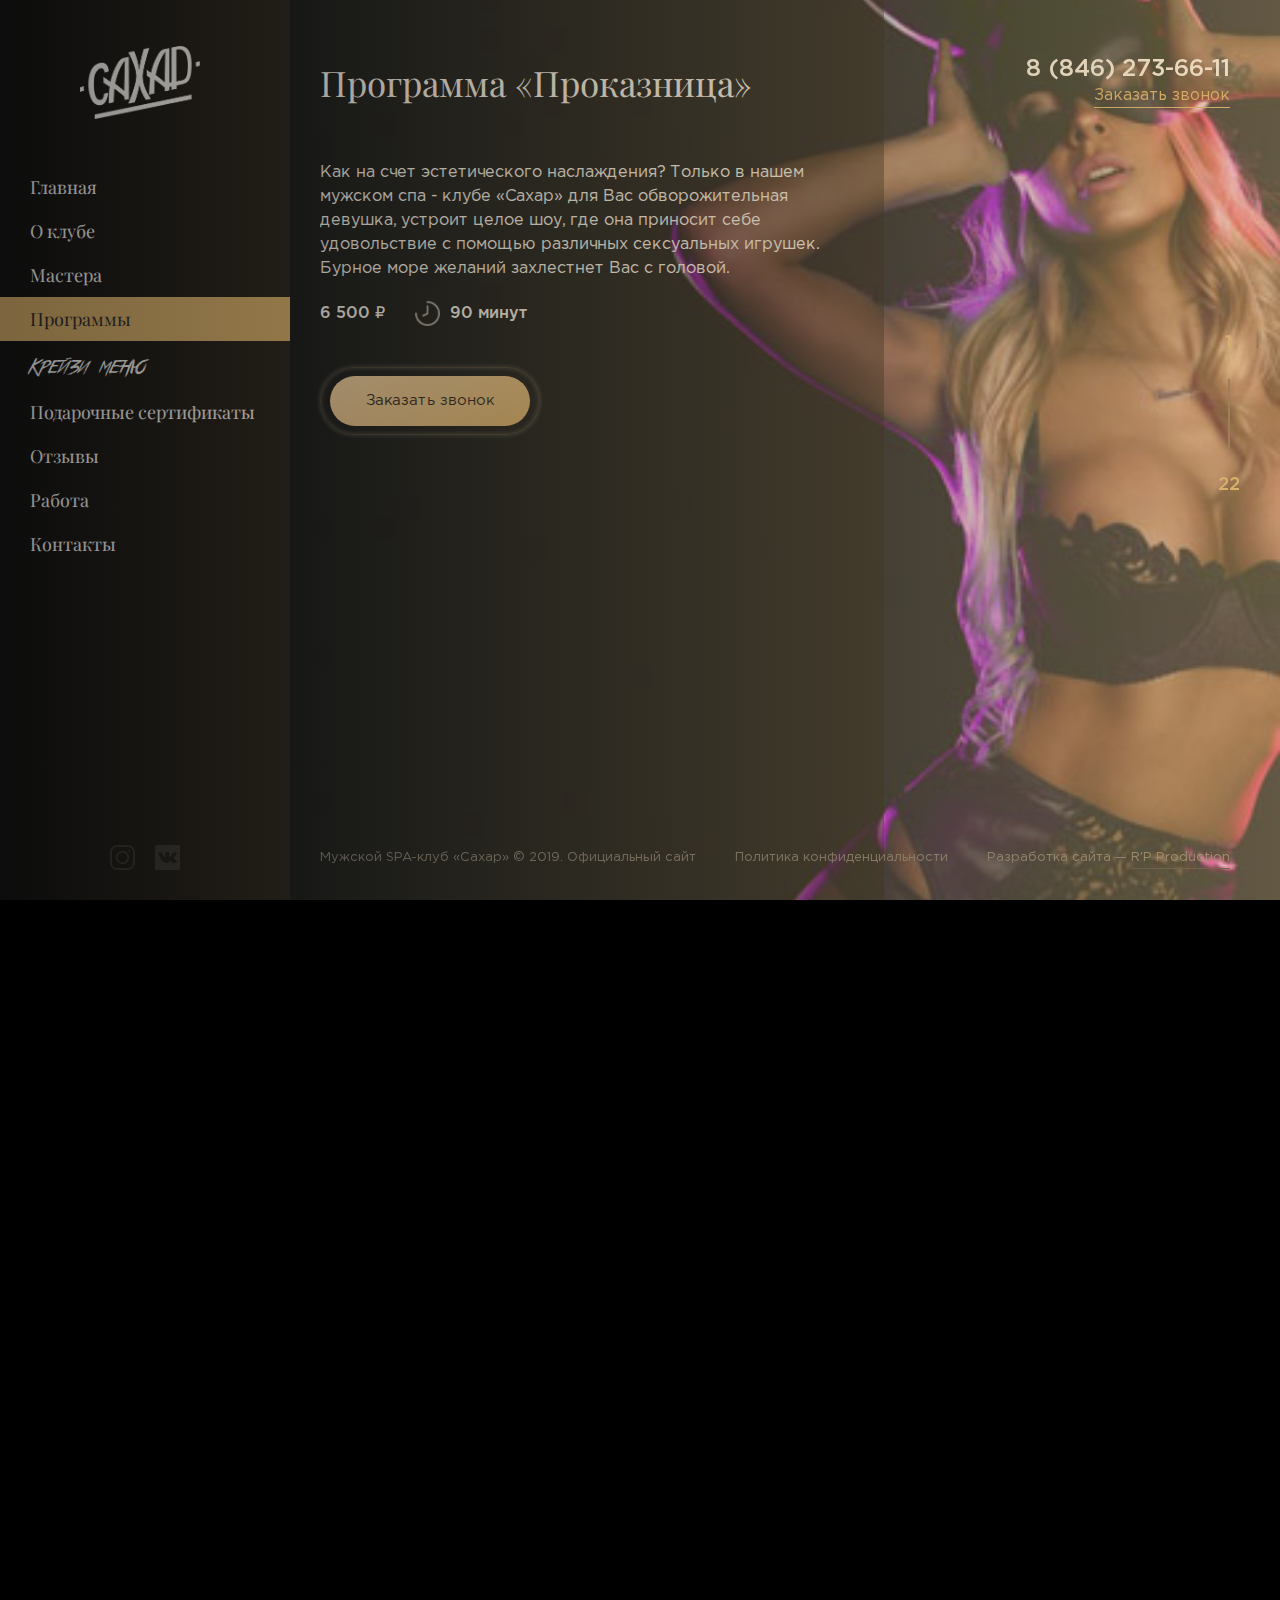
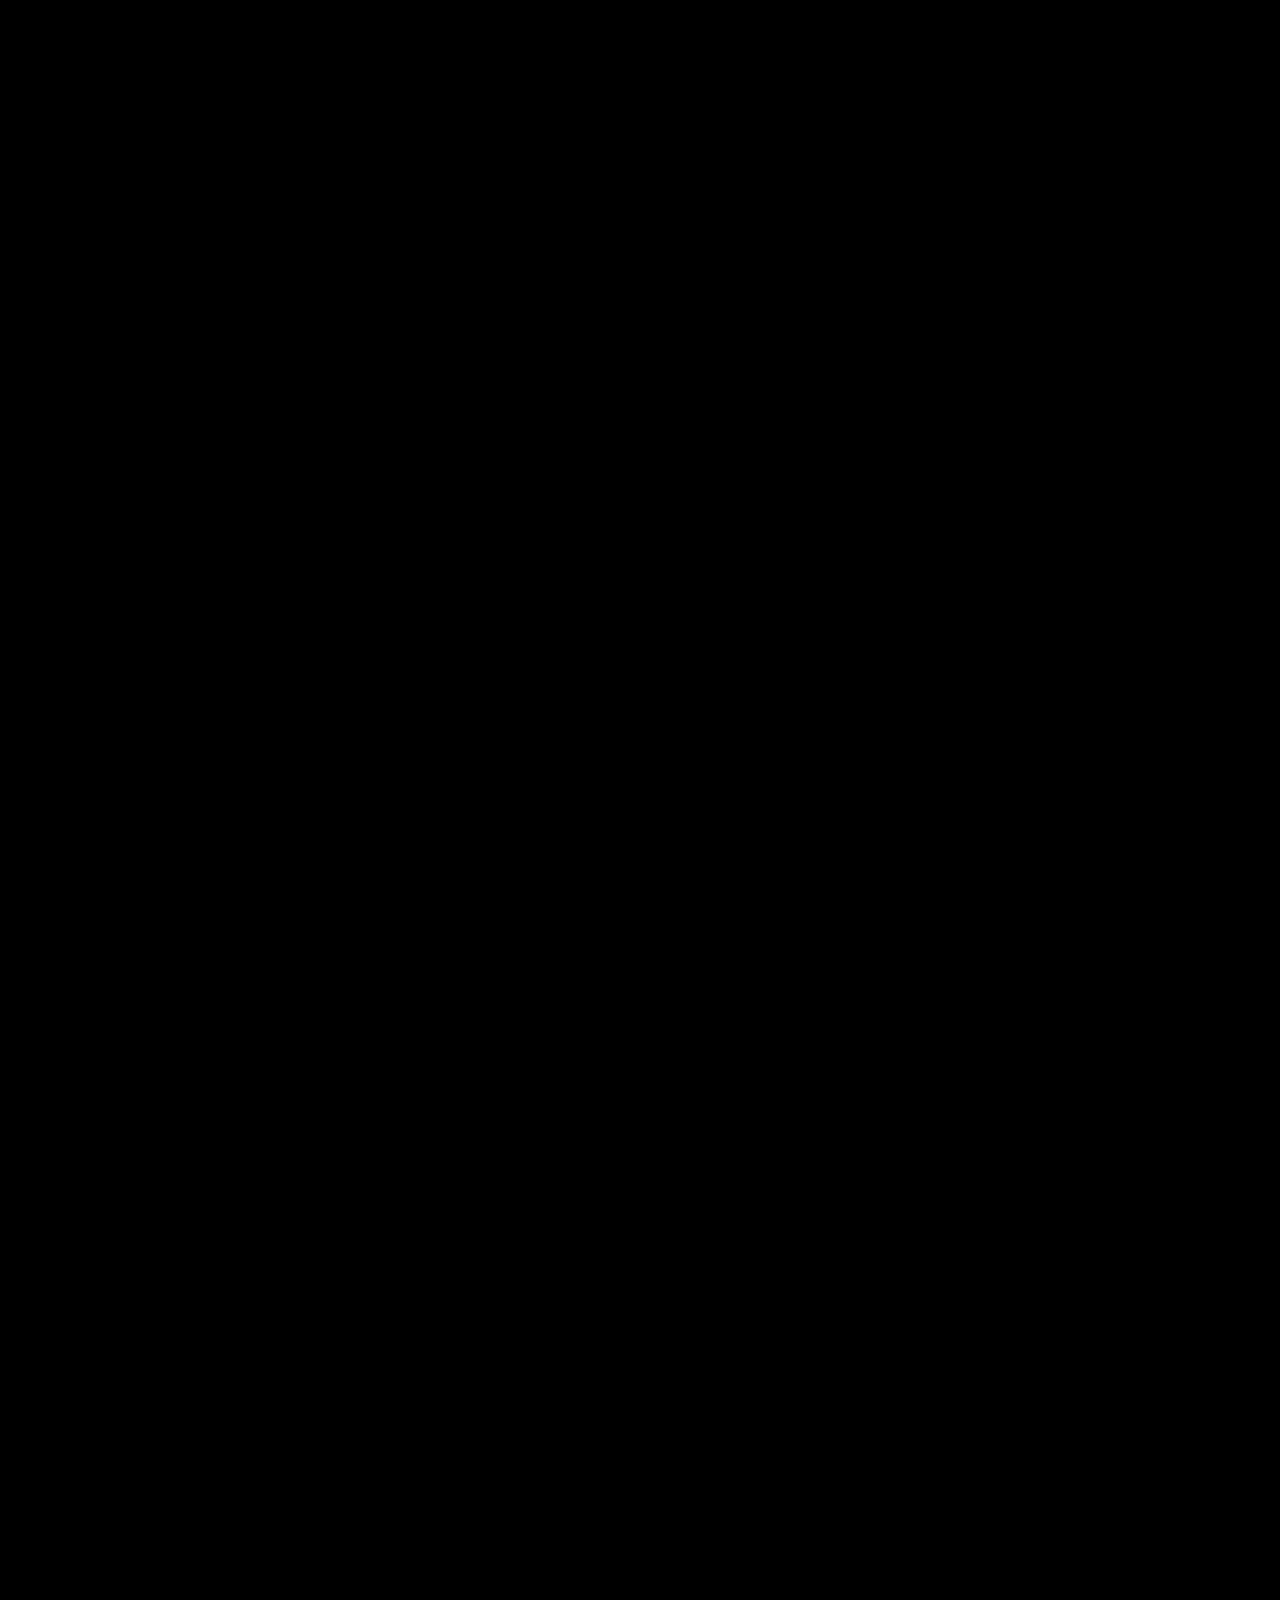
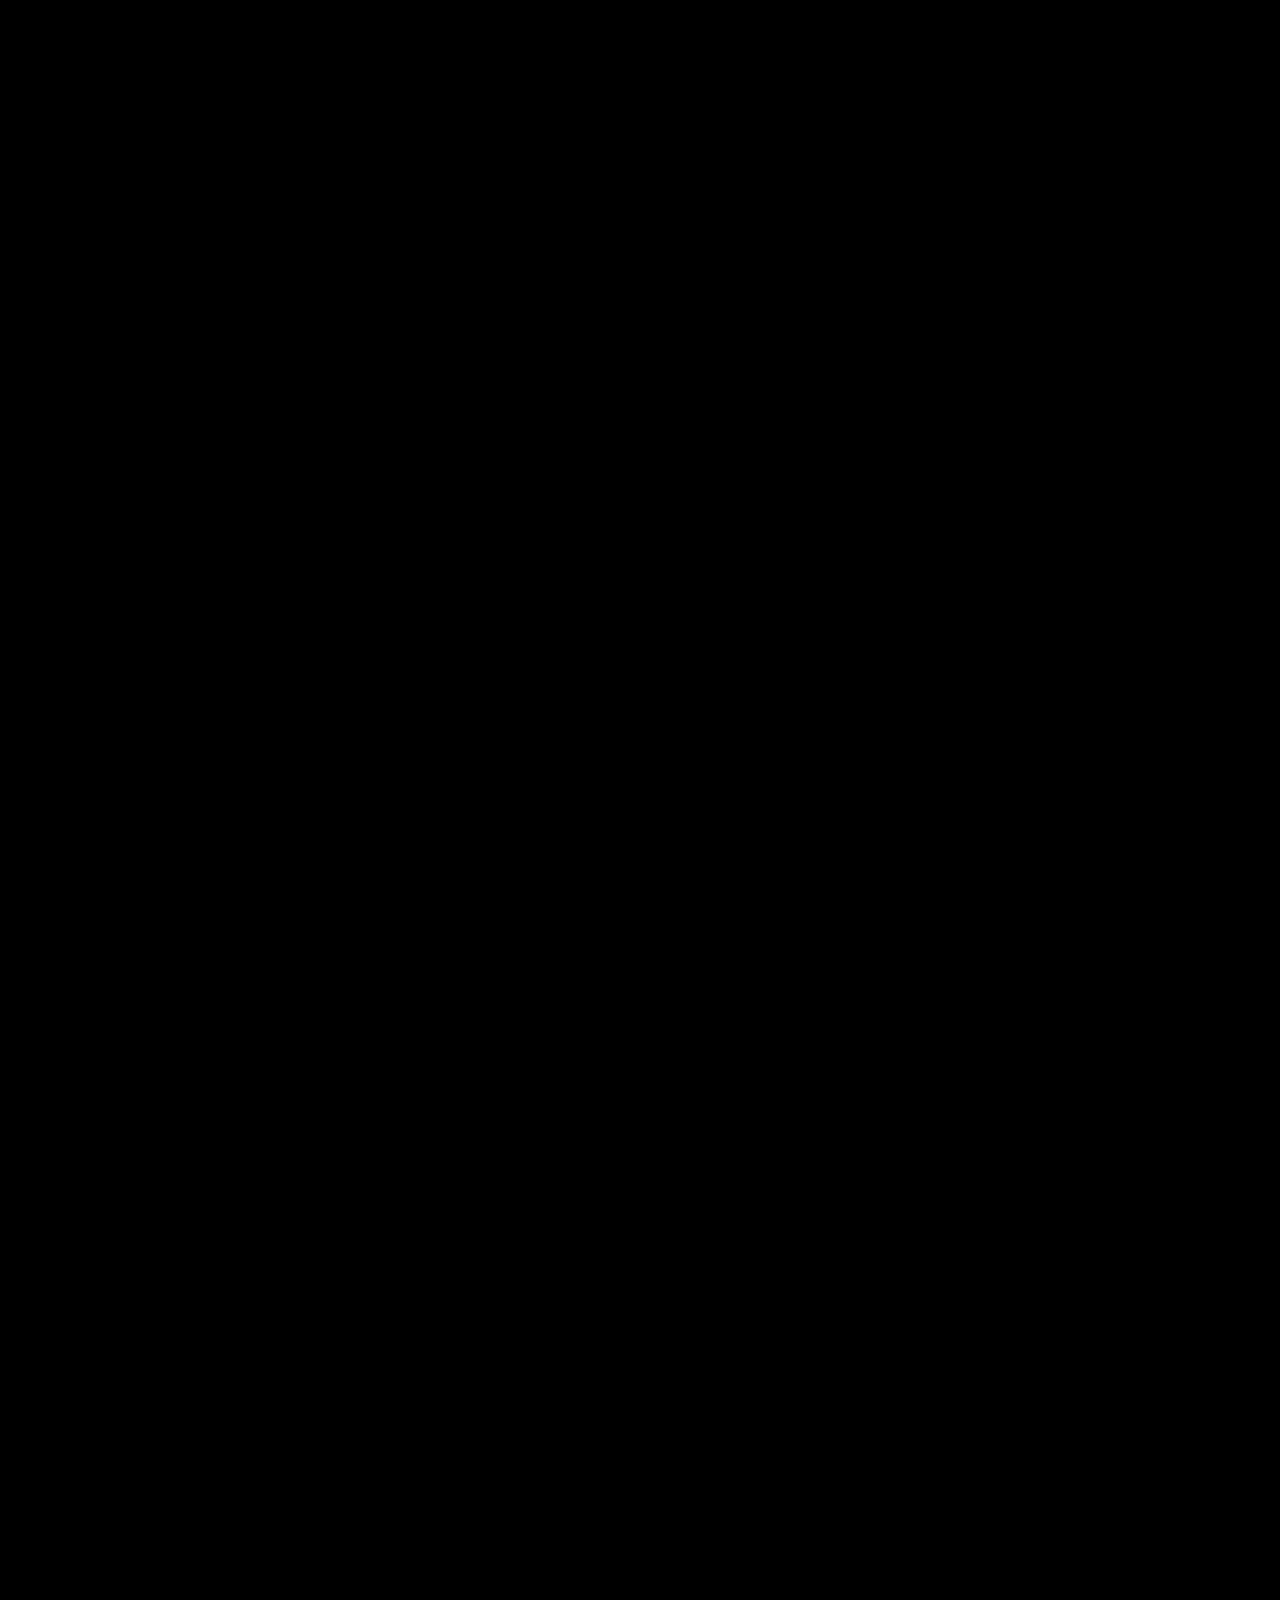
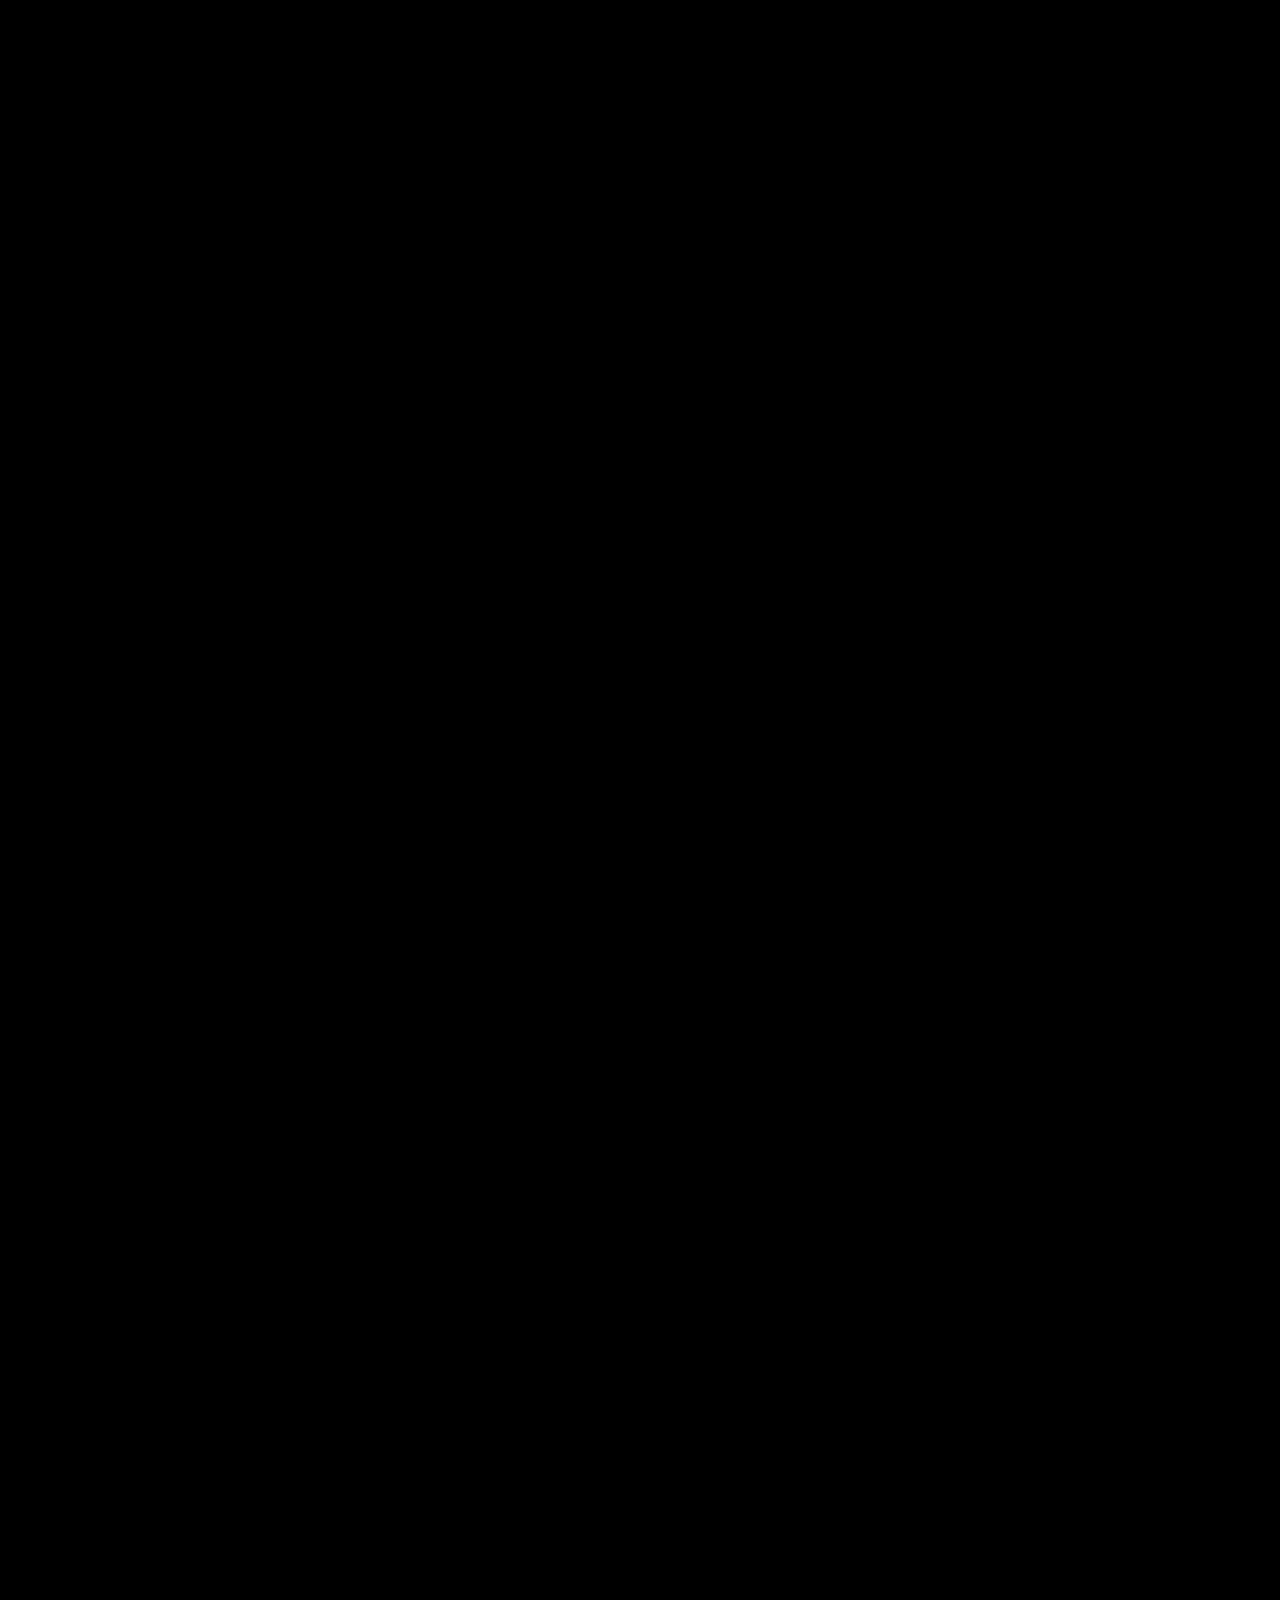
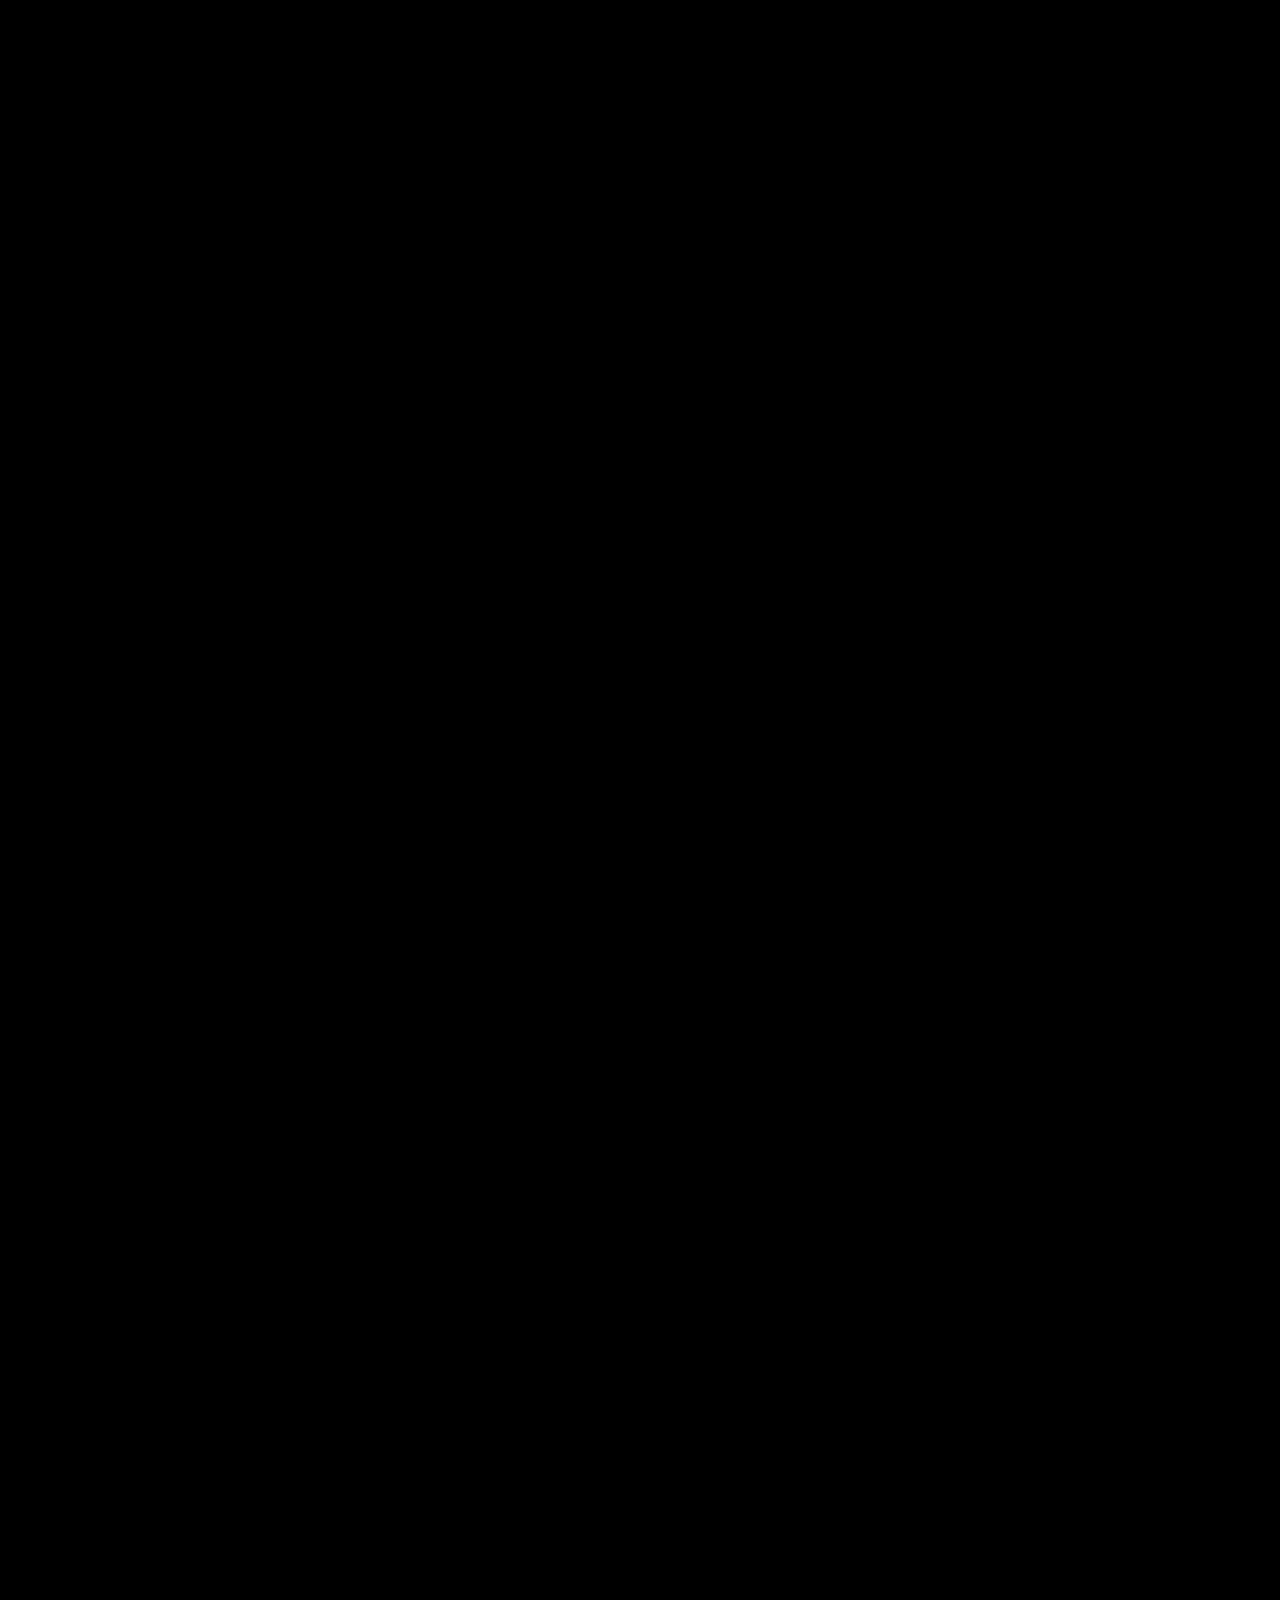
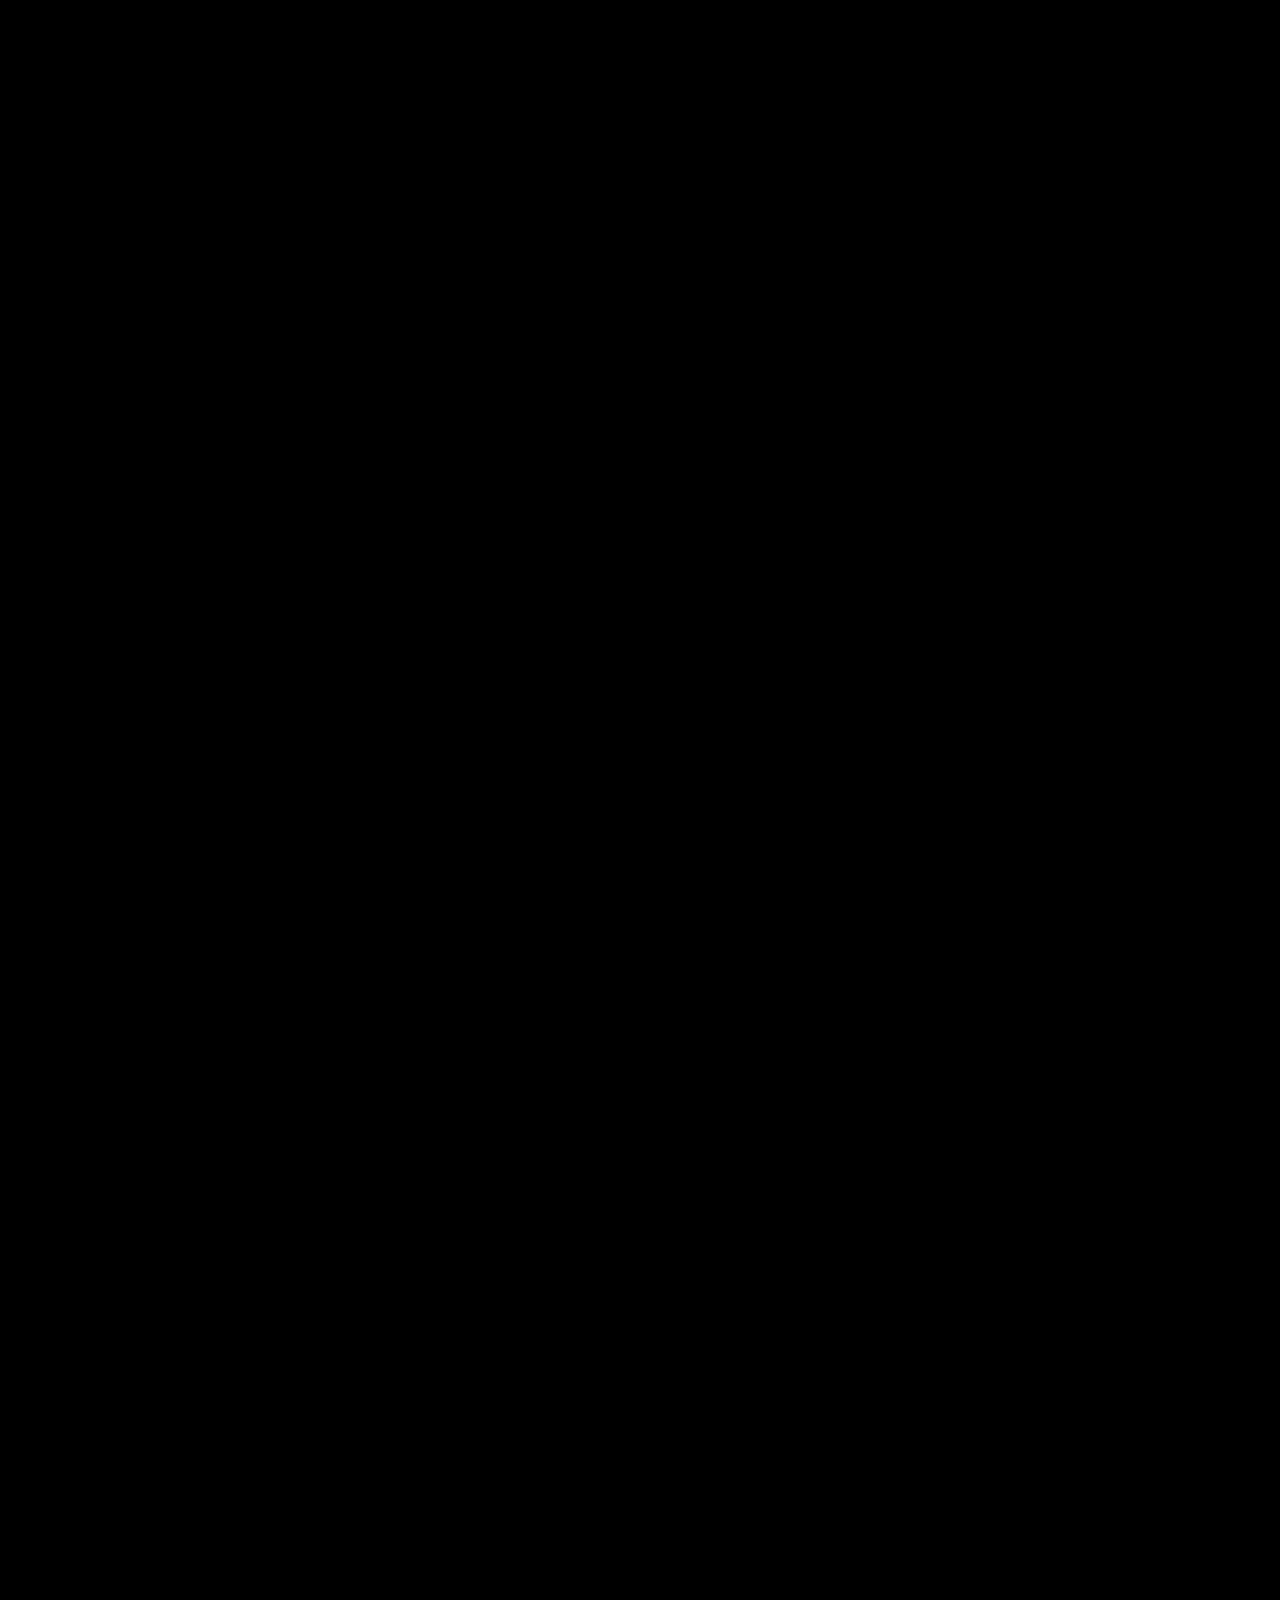
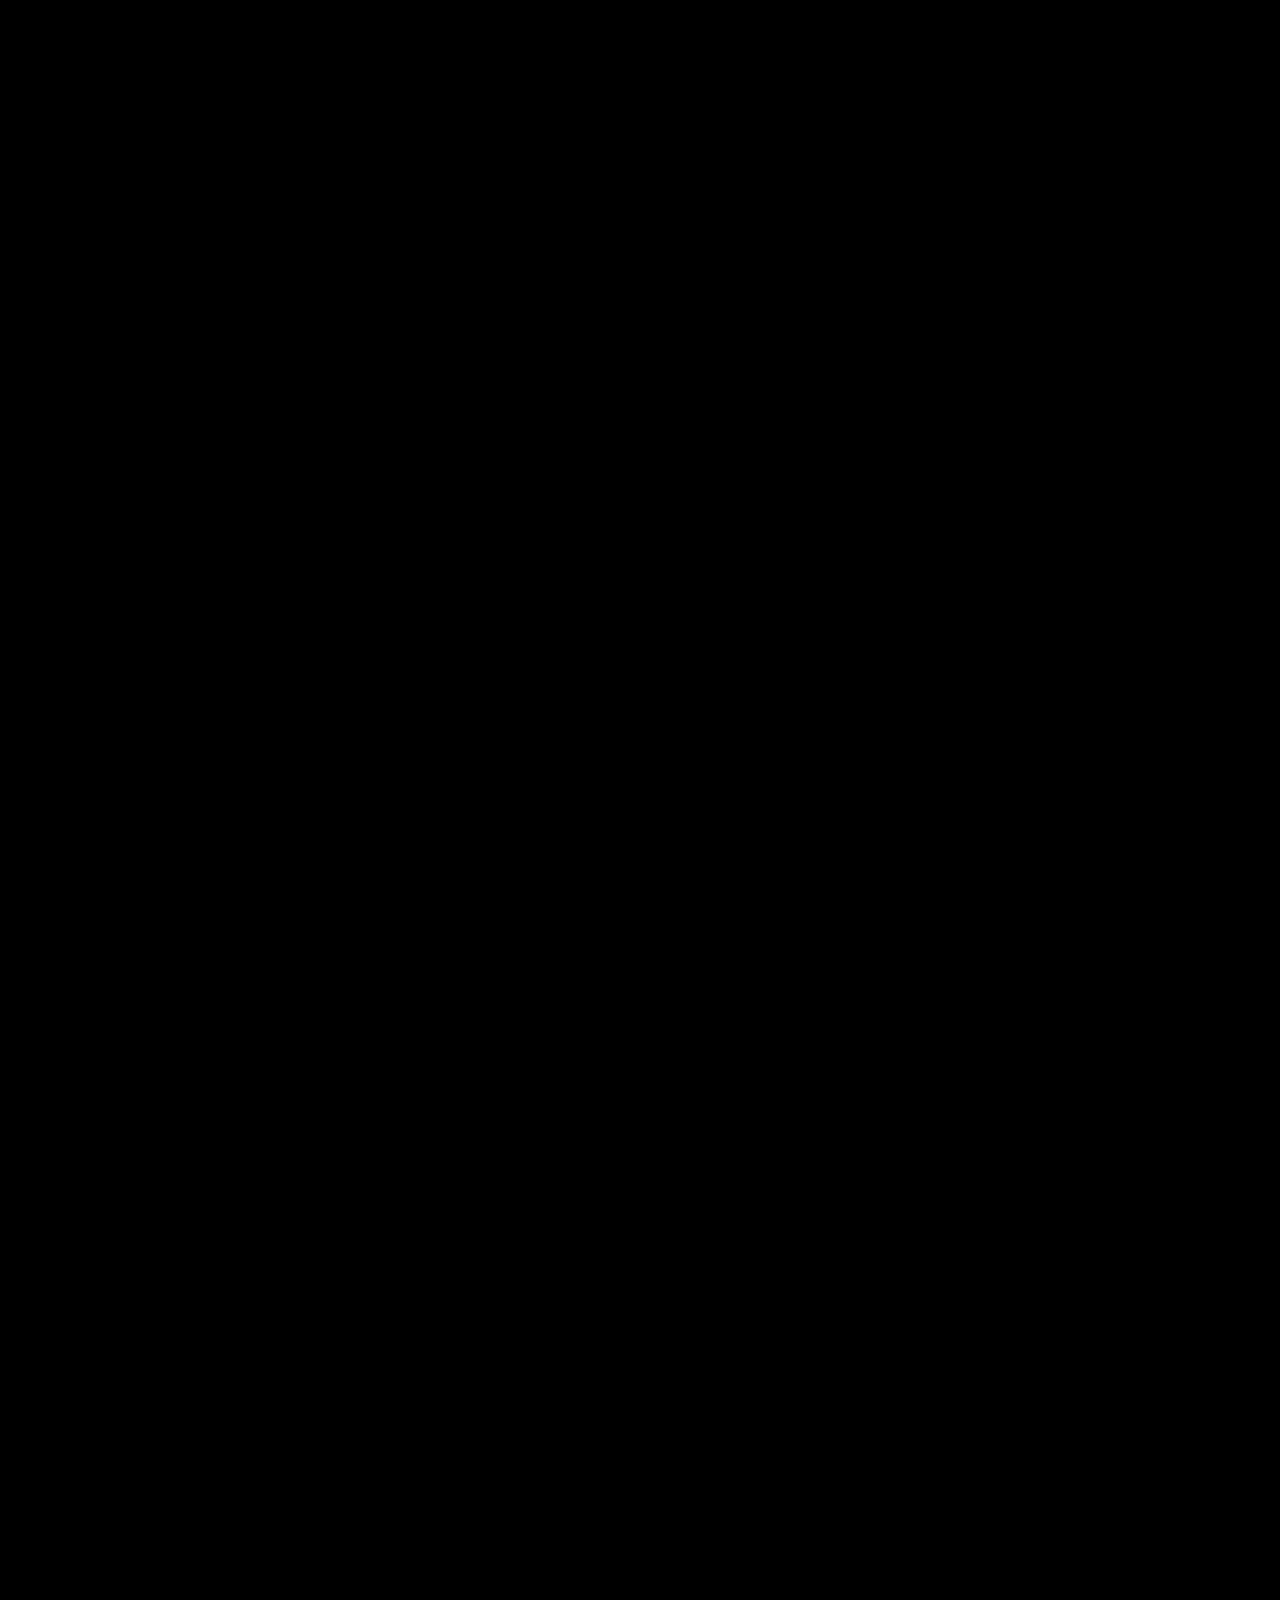
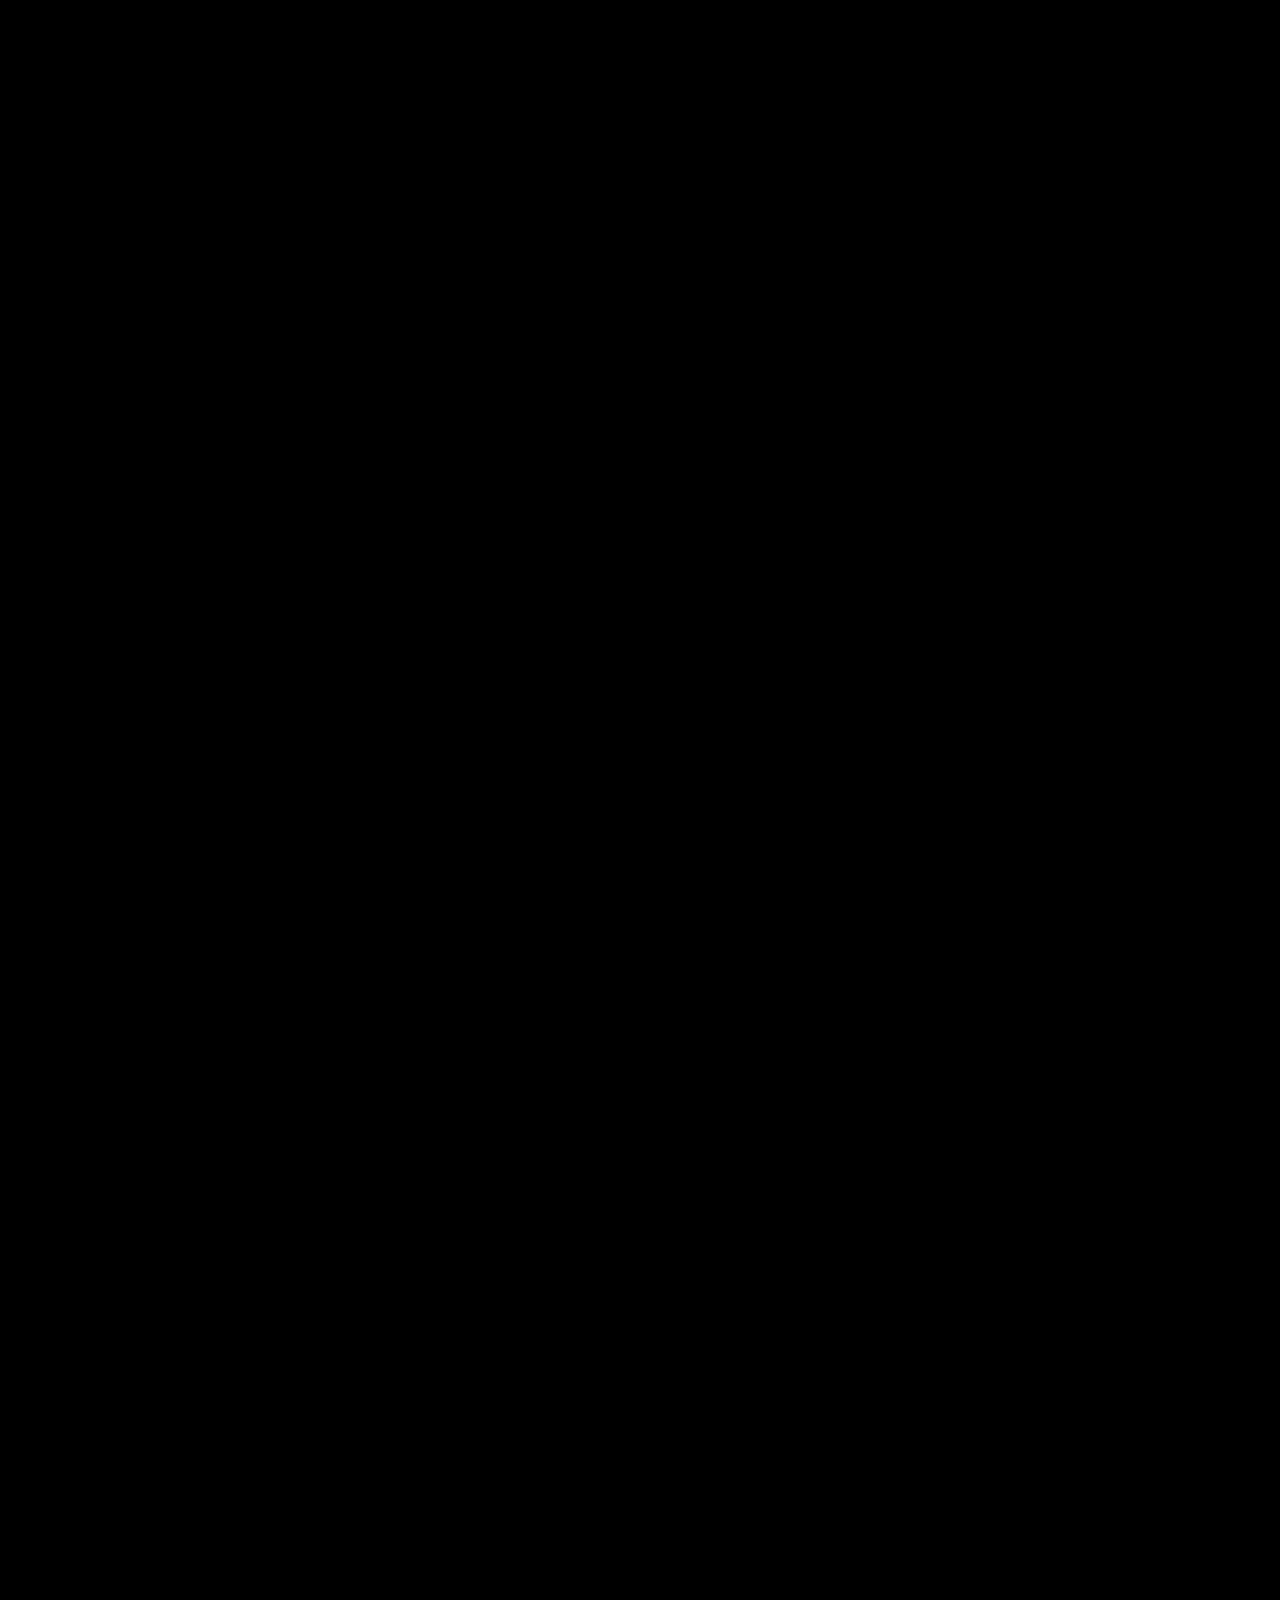
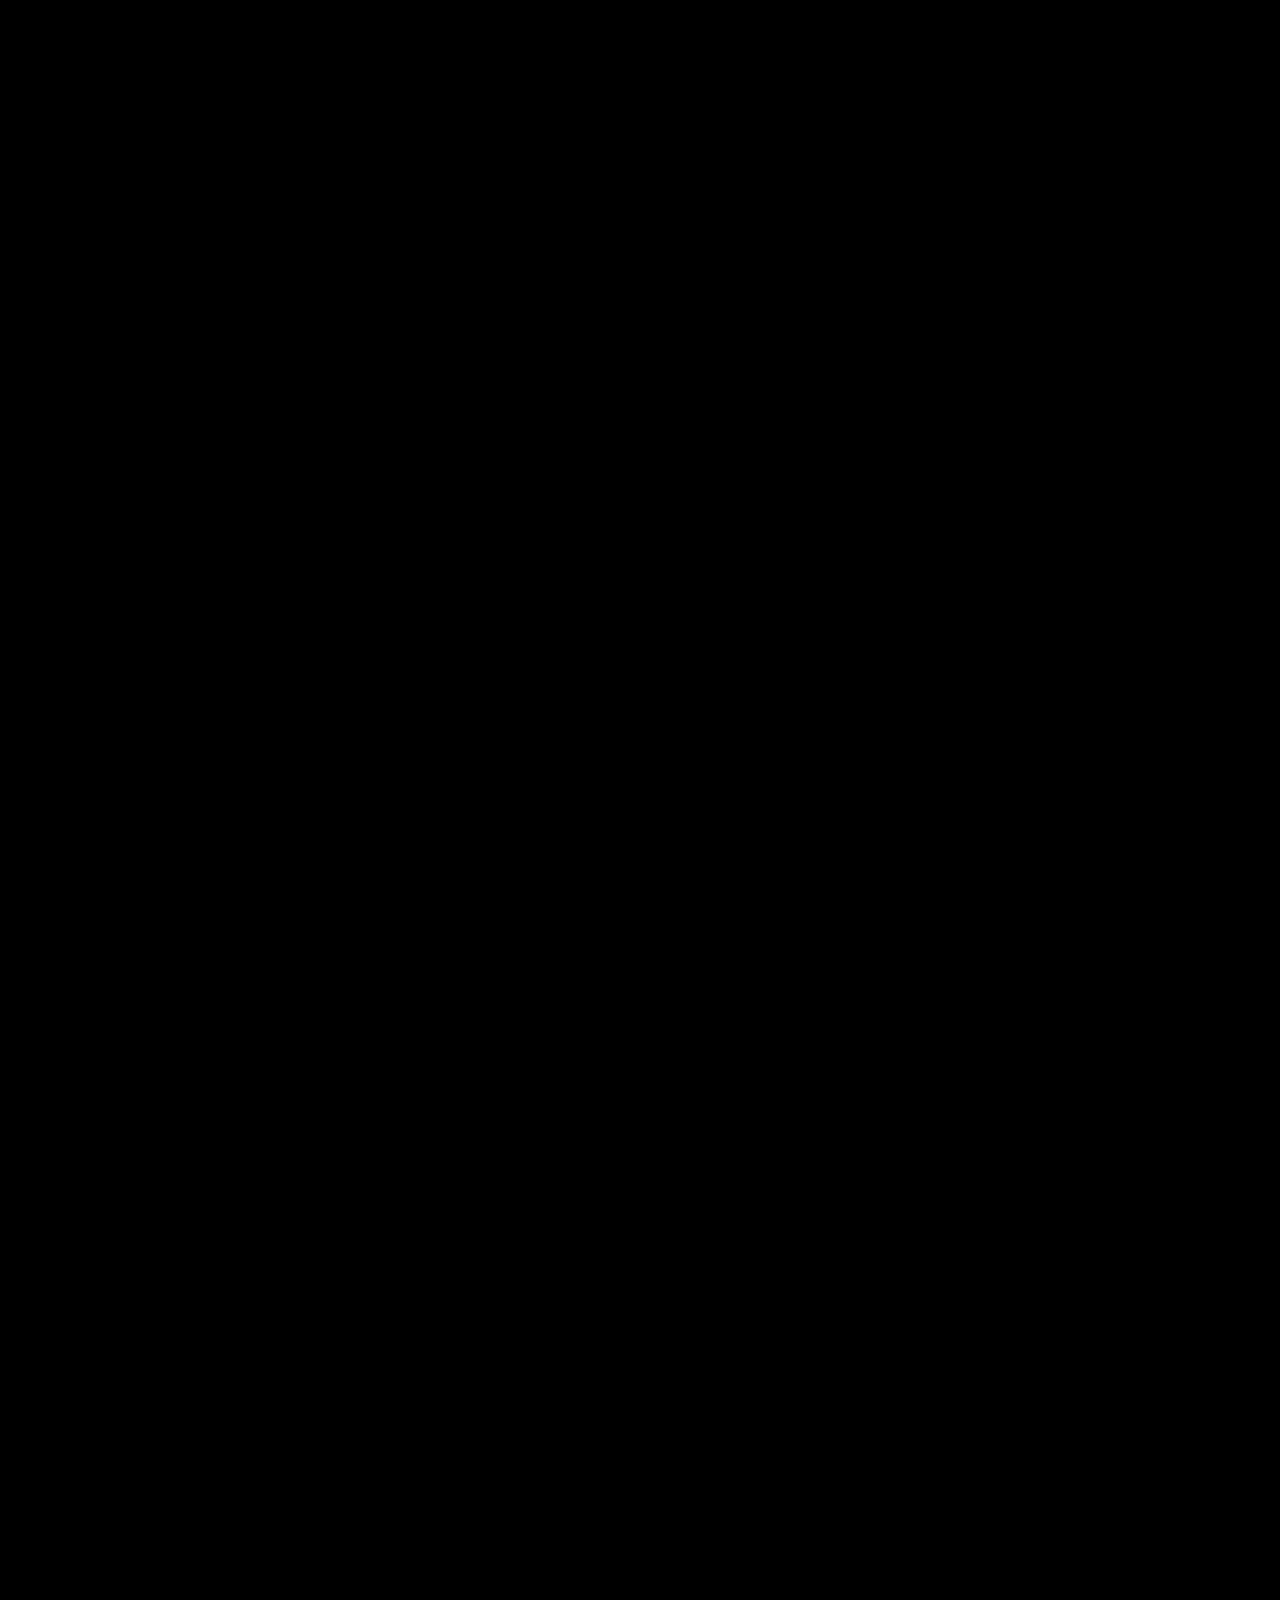
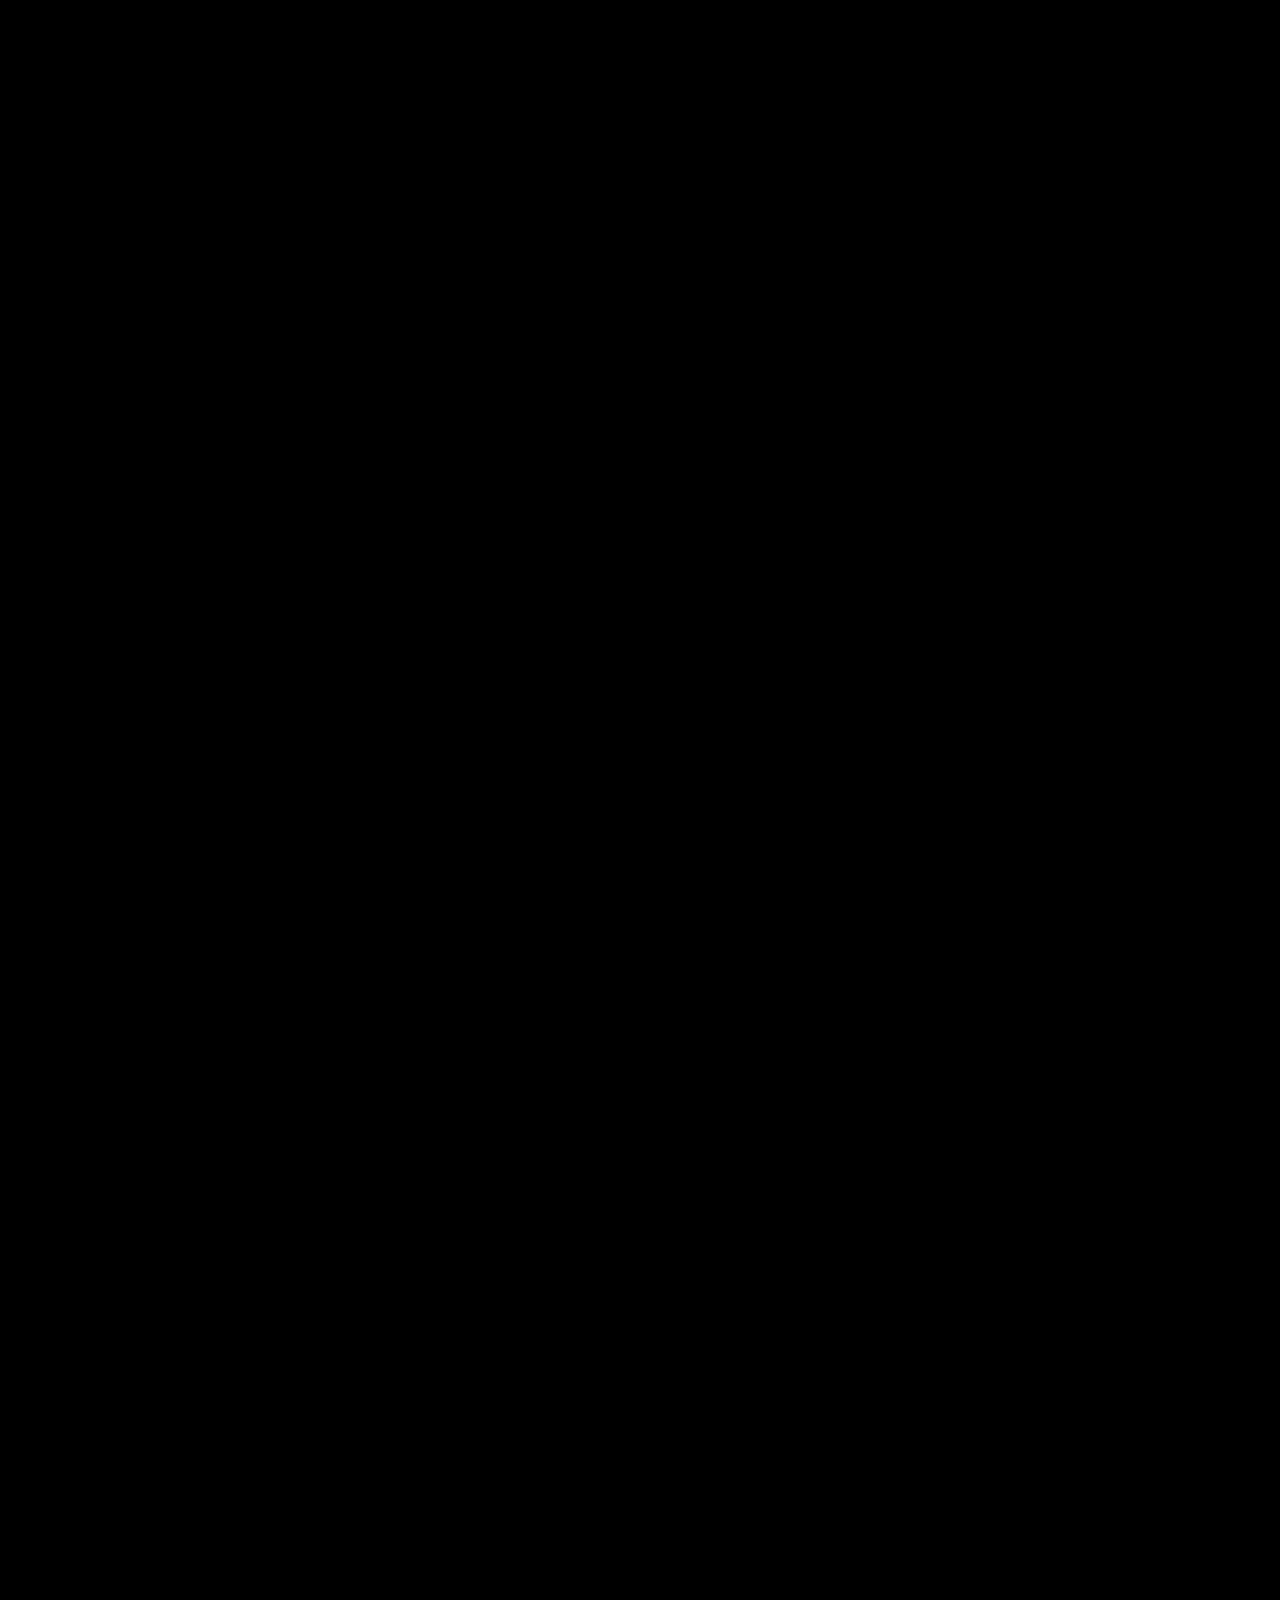
<file: program.html>
<!-- Doctype HTML5 -->
<!doctype html>
<html lang="ru">

<head>
	<meta charset="utf-8">
	<meta http-equiv="x-ua-compatible" content="ie=edge">
	<meta name="viewport" content="width=device-width, initial-scale=1">

	<title>Программы — «Сахар»</title>
	<meta name="description" content="В клубе представлено множество эксклюзивных программ. Уникальные и интригующие сценарии продуманные до каждых мелочей, которые Вы можете встретить только в нашем мужском спа-клубе «Сахар».">
	<meta name="keywords" content="мужской спа салон, мужской спа салон в Самаре, эро массаж Самара, ночные бабочки Самара, закрытый салон, круглосуточный спа салон, эротический салон Самара, круглосуточный спа салон Самара, эротический массаж Самара, что подарить, подарки самара, мужской подарок, подарок для мужчины, незабываемый подарок.">

	<link rel="icon" type="image/x-icon" href="img/favicon/favicon.ico">
	<link rel="icon" type="image/png" sizes="32x32" href="img/favicon/favicon-32x32.png">
	<link rel="apple-touch-icon" sizes="180x180" href="img/favicon/apple-touch-icon-180x180.png">

	<link href="https://fonts.googleapis.com/css?family=Playfair+Display:400&amp;subset=cyrillic" rel="stylesheet">

	<meta name="theme-color" content="#161616">

	<link rel="stylesheet" href="css/bootstrap-grid.min.css">
	<link rel="stylesheet" href="css/fullpage.min.css">
	<link rel="stylesheet" href="css/slick.css">
	<link rel="stylesheet" href="css/simplebar.min.css">
	<link rel="stylesheet" href="css/main.css">
</head>
<body>
	<!-- Preloader -->
	<div class="preloader js-preloader">
		<div class="pulse js-pulse"></div>
	</div>
	<!-- End Preloader -->

	<!-- Nav -->
	<nav class="nav">
		<div id="nav-map"></div>
		<div class="nav-logo">
			<img src="img/logo.png"/>
		</div>
		<div class="container">
			<div class="row">
				<div class="col">
					<ul class="nav-menu">
						<li class="nav-menu-item">
							<a href="index.html" class="nav-menu-link">Главная</a>
						</li>
						<li class="nav-menu-item">
							<a href="about.html" class="nav-menu-link">О клубе</a>
						</li>
						<li class="nav-menu-item">
							<a href="masters.html" class="nav-menu-link">Мастера</a>
						</li>
						<li class="nav-menu-item">
							<a href="program.html" class="nav-menu-link active">Программы</a>
						</li>
						<li class="nav-menu-item">
							<a href="services.html" class="nav-menu-link nav-menu-font">Крейзи меню</a>
						</li>
						<li class="nav-menu-item">
							<a href="certificate.html" class="nav-menu-link">Подарочные сертификаты</a>
						</li>
						<li class="nav-menu-item">
							<a href="reviews.html" class="nav-menu-link">Отзывы</a>
						</li>
						<li class="nav-menu-item">
							<a href="vacancy.html" class="nav-menu-link">Работа</a>
						</li>
						<li class="nav-menu-item">
							<a href="contacts.html" class="nav-menu-link">Контакты</a>
						</li>
					</ul>
				</div>
			</div>
		</div>
		<div class="nav-close js-close">
			<img src="img/icons/close.svg">
		</div>
	</nav>
	<!-- End Nav -->

	<!-- Page -->
	<section class="page-head">
		<div class="head-toggle js-toggle">
			<hr><hr><hr>
		</div>
		<div class="head-logo">
			<a href="/">
				<img src="img/logo.png">
			</a>
		</div>
		<div class="head-phone">
			<span>8 (846) 273-66-11</span>
			<a href="javascript:void(0)" class="js-call">Заказать звонок</a>
		</div>
		<div class="head-phone-mobile">
			<a href="javascript:void(0)" class="js-phone">
				<img src="img/icons/phone.png">
			</a>
		</div>
	</section>
	<!-- End Page -->

	<!-- Page -->
	<section class="page">
		<div class="page-nav">
			<div class="page-socials"></div>
		</div>
		<div class="page-full page-program">
			<div id="fullpage">
				<div class="page-section" data-anchor="pokaznica">
					<div class="page-row">
						<div class="page-title page-animation">
							Программа «Проказница»
						</div>
						<div class="page-program-text page-animation page-animation-delayOne overflow" data-simplebar>
							Как на счет эстетического наслаждения? Только в нашем мужском спа - клубе «Сахар» для Вас обворожительная девушка, устроит целое шоу, где она приносит себе удовольствие с помощью различных сексуальных игрушек.  Бурное море желаний захлестнет Вас с головой.
						</div>
						<div class="page-program-info page-animation page-animation-delayOne">
							<div class="page-program-price">6 500 ₽</div>
							<div class="page-program-time">
								<img src="img/icons/clock.png">
								90 минут
							</div>
						</div>
						<div class="page-program-btn page-animation page-animation-delayTwo">
							<a href="javascript:void(0)" class="btn js-call">
								Заказать звонок
							</a>
						</div>
					</div>
					<div class="page-img">
						<img data-src="img/program/1.jpg" class="obj">
						<img data-src="img/program/mobile/1.jpg" class="obj">
					</div>
				</div>
				<div class="page-section" data-anchor="mir-fantaziy">
					<div class="page-row">
						<div class="page-title page-animation">
							Программа «Мир Фантазий»
						</div>
						<div class="page-program-text page-animation page-animation-delayOne overflow" data-simplebar>
							В ежедневной рутине очень мало времени, чтобы выделить его для полноценного отдыха, но в нашем мужском спа - клубе “Сахар” есть решение. Для Вас представлена программа «Мир Фантазий». Вас ждет эротическое блаженство, которое полностью расслабит и погрузит вас в волшебный мир фантазий. В заключении программы, шикарная девушка примет с Вами душ и состоится чайная церемония.
						</div>
						<div class="page-program-info page-animation page-animation-delayOne">
							<div class="page-program-price">2 400 ₽</div>
							<div class="page-program-time">
								<img src="img/icons/clock.png">
								30 минут
							</div>
						</div>
						<div class="page-program-btn page-animation page-animation-delayTwo">
							<a href="javascript:void(0)" class="btn js-call">
								Заказать звонок
							</a>
						</div>
					</div>
					<div class="page-img">
						<img data-src="img/program/2.jpg" class="obj">
						<img data-src="img/program/mobile/2.jpg" class="obj">
					</div>
				</div>
				<div class="page-section" data-anchor="baunti">
					<div class="page-row">
						<div class="page-title page-animation">
							Программа «Баунти»
						</div>
						<div class="page-program-text page-animation page-animation-delayOne overflow" data-simplebar>
							В данной программе сбудутся все Ваши самые заветные желания. Для начала расслабляющая часть, а после Вы окунетесь в океан пылких объятий и страстных поцелуев. Девушка нанесёт сливки, на самые чувственные части Вашего тела, а в завершении вас ждет приятный бонус от нашего мужского спа - клуба «Сахар».
						</div>
						<div class="page-program-double page-animation page-animation-delayOne">
							<div class="page-program-info">
								<div class="page-program-price">5 100 ₽</div>
								<div class="page-program-time">
									<img src="img/icons/clock.png">
									90 мин
								</div>
							</div>
							<div class="page-program-info">
								<div class="page-program-price">6 100 ₽</div>
								<div class="page-program-time">
									<img src="img/icons/clock.png">
									120 мин
								</div>
							</div>
						</div>
						<div class="page-program-btn page-animation page-animation-delayTwo">
							<a href="javascript:void(0)" class="btn js-call">
								Заказать звонок
							</a>
						</div>
					</div>
					<div class="page-img">
						<img data-src="img/program/3.jpg" class="obj">
						<img data-src="img/program/mobile/3.jpg" class="obj">
					</div>
				</div>
				<div class="page-section">
					<div class="page-row">
						<div class="page-title page-animation">
							Программа «Coffe Break»
						</div>
						<div class="page-program-text page-animation page-animation-delayOne overflow" data-simplebar>
							Никогда не ощущали эротический экстаз? Тогда вы не ошиблись с выбором. Мужской спа - клуб «Сахар» и наши неповторимые мастера с радостью ознакомят Вас со всеми прелестями мужского спа. Вы испытаете самые острые ощущения, девушки вокруг будут совершенно обнажены, а окружающий Вас интерьер и расслабляющая музыка погрузят в сказочный релакс. В завершении программы Вас будет ждать обворожительная девушка с ароматным кофе и страстным диалогом.
						</div>
						<div class="page-program-double page-animation page-animation-delayOne">
							<div class="page-program-info">
								<div class="page-program-price">3 500 ₽</div>
								<div class="page-program-time">
									<img src="img/icons/clock.png">
									60 минут
								</div>
							</div>
							<div class="page-program-info">
								<div class="page-program-price">4 300 ₽</div>
								<div class="page-program-time">
									<img src="img/icons/clock.png">
									90 минут
								</div>
							</div>
						</div>
						<div class="page-program-btn page-animation page-animation-delayTwo">
							<a href="javascript:void(0)" class="btn js-call">
								Заказать звонок
							</a>
						</div>
					</div>
					<div class="page-img">
						<img data-src="img/program/4.jpg" class="obj">
						<img data-src="img/program/mobile/4.jpg" class="obj">
					</div>
				</div>
				<div class="page-section">
					<div class="page-row">
						<div class="page-title page-animation">
							Программа «Лингама»
						</div>
						<div class="page-program-text page-animation page-animation-delayOne overflow" data-simplebar>
							Волшебный релакс «Лингама» представляет собой программу для истинных ценителей чувственного массажа. Молодая, обнаженная девушка, возбуждает Вас и оттягивает момент полного сексуального изнеможения, чтобы вознести Вас до небес фантастического наслаждения.
						</div>
						<div class="page-program-double page-animation page-animation-delayOne">
							<div class="page-program-info">
								<div class="page-program-price">3 850 ₽</div>
								<div class="page-program-time">
									<img src="img/icons/clock.png">
									60 минут
								</div>
							</div>
							<div class="page-program-info">
								<div class="page-program-price">4 650 ₽</div>
								<div class="page-program-time">
									<img src="img/icons/clock.png">
									90 минут
								</div>
							</div>
						</div>
						<div class="page-program-btn page-animation page-animation-delayTwo">
							<a href="javascript:void(0)" class="btn js-call">
								Заказать звонок
							</a>
						</div>
					</div>
					<div class="page-img">
						<img data-src="img/program/5.jpg" class="obj">
						<img data-src="img/program/mobile/5.jpg" class="obj">
					</div>
				</div>
				<div class="page-section">
					<div class="page-row">
						<div class="page-title page-animation">
							Программа «Наваждение»
						</div>
						<div class="page-program-text page-animation page-animation-delayOne overflow" data-simplebar>
							В мужском спа - клубе «Сахар» представлены различные программы релакса. Нежная пена, масло, обворожительная девушка рядом с Вами, эротическая часть, которая поможет восстановить силы. А в завершении всего пройдет чайная церемония, которая восполнит Вашу внутреннею энергию.
						</div>
						<div class="page-program-double page-animation page-animation-delayOne">
							<div class="page-program-info">
								<div class="page-program-price">4 900 ₽</div>
								<div class="page-program-time">
									<img src="img/icons/clock.png">
									60 минут
								</div>
							</div>
							<div class="page-program-info">
								<div class="page-program-price">5 900 ₽</div>
								<div class="page-program-time">
									<img src="img/icons/clock.png">
									90 минут
								</div>
							</div>
						</div>
						<div class="page-program-btn page-animation page-animation-delayTwo">
							<a href="javascript:void(0)" class="btn js-call">
								Заказать звонок
							</a>
						</div>
					</div>
					<div class="page-img">
						<img data-src="img/program/6.jpg" class="obj">
						<img data-src="img/program/mobile/6.jpg" class="obj">
					</div>
				</div>
				<div class="page-section">
					<div class="page-row">
						<div class="page-title page-animation">
							Программа «Free Hands»
						</div>
						<div class="page-program-text page-animation page-animation-delayOne overflow" data-simplebar>
							Эта спа - программа способна вскружить голову даже самому разборчивому взыскателю эротического массажа. Программа полностью направлена на наслаждение с помощью тактильных ощущений. Сногсшибательная девушка, искусно владеющая своим телом, сможет довести Вас до экстаза без прикосновения рук.
						</div>
						<div class="page-program-double page-animation page-animation-delayOne">
							<div class="page-program-info">
								<div class="page-program-price">3 800 ₽</div>
								<div class="page-program-time">
									<img src="img/icons/clock.png">
									60 минут
								</div>
							</div>
							<div class="page-program-info">
								<div class="page-program-price">4 800 ₽</div>
								<div class="page-program-time">
									<img src="img/icons/clock.png">
									90 минут
								</div>
							</div>
						</div>
						<div class="page-program-btn page-animation page-animation-delayTwo">
							<a href="javascript:void(0)" class="btn js-call">
								Заказать звонок
							</a>
						</div>
					</div>
					<div class="page-img">
						<img data-src="img/program/7.jpg" class="obj">
						<img data-src="img/program/mobile/7.jpg" class="obj">
					</div>
				</div>
				<div class="page-section">
					<div class="page-row">
						<div class="page-title page-animation">
							Программа «Секрет клеопатры»
						</div>
						<div class="page-program-text page-animation page-animation-delayOne overflow" data-simplebar>
							Страстные прикосновения, чувственное дыхание, самый лучший мастер нашего спа - клуба, сделает эту программу для Вас самой волнующей и блаженной. А в завершении всего наш мужской спа – клуб «Сахар» преподнесет вам подарок в качестве изысканного массажа «Лингама».
						</div>
						<div class="page-program-info page-animation page-animation-delayOne">
							<div class="page-program-price">5 900 ₽</div>
							<div class="page-program-time">
								<img src="img/icons/clock.png">
								110 минут
							</div>
						</div>
						<div class="page-program-btn page-animation page-animation-delayTwo">
							<a href="javascript:void(0)" class="btn js-call">
								Заказать звонок
							</a>
						</div>
					</div>
					<div class="page-img">
						<img data-src="img/program/8.jpg" class="obj">
						<img data-src="img/program/mobile/8.jpg" class="obj">
					</div>
				</div>
				<div class="page-section">
					<div class="page-row">
						<div class="page-title page-animation">
							Программа «Искушение»
						</div>
						<div class="page-program-text page-animation page-animation-delayOne overflow" data-simplebar>
							Перед Вами сексуальная девушка, медленно раздеваясь, маня своим телом, эротично сливается с музыкой на фоне. Не стоит просто смотреть, нужно чувствовать. Утоните в горячих объятиях и достигните полного расслабления в страстных объятиях богини.
						</div>
						<div class="page-program-info page-animation page-animation-delayOne">
							<div class="page-program-price">5 300 ₽</div>
							<div class="page-program-time">
								<img src="img/icons/clock.png">
								110 минут
							</div>
						</div>
						<div class="page-program-btn page-animation page-animation-delayTwo">
							<a href="javascript:void(0)" class="btn js-call">
								Заказать звонок
							</a>
						</div>
					</div>
					<div class="page-img">
						<img data-src="img/program/9.jpg" class="obj">
						<img data-src="img/program/mobile/9.jpg" class="obj">
					</div>
				</div>
				<div class="page-section">
					<div class="page-row">
						<div class="page-title page-animation">
							Программа «Фрутти»
						</div>
						<div class="page-program-text page-animation page-animation-delayOne overflow" data-simplebar>
							Вы готовы окунуться в мир экзотики? Ароматы фруктов, прикосновение к телу горячих цитрусов, когда Вы будете полностью расслаблены, наступит вторая часть программы, которая заставит Ваше тело биться в полном экстазе и переизбытке чувств.
						</div>
						<div class="page-program-info page-animation page-animation-delayOne">
							<div class="page-program-price">5 600 ₽</div>
							<div class="page-program-time">
								<img src="img/icons/clock.png">
								90 минут
							</div>
						</div>
						<div class="page-program-btn page-animation page-animation-delayTwo">
							<a href="javascript:void(0)" class="btn js-call">
								Заказать звонок
							</a>
						</div>
					</div>
					<div class="page-img">
						<img data-src="img/program/10.jpg" class="obj">
						<img data-src="img/program/mobile/10.jpg" class="obj">
					</div>
				</div>
				<div class="page-section">
					<div class="page-row">
						<div class="page-title page-animation">
							Программа «Двойное Наслождение»
						</div>
						<div class="page-program-text page-animation page-animation-delayOne overflow" data-simplebar>
							Мужской спа - клуб «Сахар» представляем Вам уникальную тайскую программу двойного наслаждения. Две великолепные девушки, одарят вас горячими прикосновениями, действуя сообща, они покажут Вам все свои профессиональные навыки, которые принесут вам максимум наслаждения.
						</div>
						<div class="page-program-double page-animation page-animation-delayOne">
							<div class="page-program-info">
								<div class="page-program-price">7 500 ₽</div>
								<div class="page-program-time">
									<img src="img/icons/clock.png">
									90 минут
								</div>
							</div>
							<div class="page-program-info">
								<div class="page-program-price">8 400 ₽</div>
								<div class="page-program-time">
									<img src="img/icons/clock.png">
									120 минут
								</div>
							</div>
						</div>
						<div class="page-program-btn page-animation page-animation-delayTwo">
							<a href="javascript:void(0)" class="btn js-call">
								Заказать звонок
							</a>
						</div>
					</div>
					<div class="page-img">
						<img data-src="img/program/11.jpg" class="obj">
						<img data-src="img/program/mobile/11.jpg" class="obj">
					</div>
				</div>
				<div class="page-section">
					<div class="page-row">
						<div class="page-title page-animation">
							Программа «Nurse»
						</div>
						<div class="page-program-text page-animation page-animation-delayOne overflow" data-simplebar>
							Весьма интимная программа, в которой кроме необыкновенных ласк возможно приобрести и капельку оздоровительного процесса, кроме того, укрепить сексуальные позиции. Откровенный массаж простаты влечет за собой очень чувственные ощущения. Он необходим в целях профилактики. Красивая девушка делает легкий массаж спины и ягодиц, подготавливая Ваше тело к основному моменту. Затем через нежные ласки, самого откровенного участка тела, от которых Вы получаете сильнейший экстаз и непередаваемые ощущения, переполняющие Ваше тело и душу.
						</div>
						<div class="page-program-info page-animation page-animation-delayOne">
							<div class="page-program-price">6 700 ₽</div>
							<div class="page-program-time">
								<img src="img/icons/clock.png">
								60 минут
							</div>
						</div>
						<div class="page-program-btn page-animation page-animation-delayTwo">
							<a href="javascript:void(0)" class="btn js-call">
								Заказать звонок
							</a>
						</div>
					</div>
					<div class="page-img">
						<img data-src="img/program/12.jpg" class="obj">
						<img data-src="img/program/mobile/12.jpg" class="obj">
					</div>
				</div>
				<div class="page-section">
					<div class="page-row">
						<div class="page-title page-animation">
							Программа «Эдем Для Двоих»
						</div>
						<div class="page-program-text page-animation page-animation-delayOne overflow" data-simplebar>
							Хотите удивить свою вторую половинку? Или же может, уже давно сами хотели такой подарок? Наш мужской спа – клуб «Сахар» как раз подготовил программу для Вас. Эта программа идеально подходит для пар, которые хотят разжечь огонь между друг другом, а также она поможет парам, которые мало знакомы или же вовсе не понимают знаков тела своей половинки. Такой массаж позволяет познать новые места наслаждения, как у девушки, так и парня.
						</div>
						<div class="page-program-double page-program-mobile page-animation page-animation-delayOne">
							<div class="page-program-info">
								<div class="page-program-price">7 000 ₽</div>
								<div class="page-program-time">
									<img src="img/icons/clock.png">
									90 минут - c Вашим партнером
								</div>
							</div>
							<div class="page-program-info">
								<div class="page-program-price">8 500 ₽</div>
								<div class="page-program-time">
									<img src="img/icons/clock.png">
									90 минут - с мастерами
								</div>
							</div>
						</div>
						<div class="page-program-btn page-animation page-animation-delayTwo">
							<a href="javascript:void(0)" class="btn js-call">
								Заказать звонок
							</a>
						</div>
					</div>
					<div class="page-img">
						<img data-src="img/program/13.jpg" class="obj">
						<img data-src="img/program/mobile/13.jpg" class="obj">
					</div>
				</div>
				<div class="page-section">
					<div class="page-row">
						<div class="page-title page-animation">
							Программа «Фрау»
						</div>
						<div class="page-program-text page-animation page-animation-delayOne overflow" data-simplebar>
							Вас встретит сексуальная и беспощадная молодая особа. Откровенный танец львицы, после которого не ждите пощады. Не нужно злить ее или же испытывать ее терпение, иначе Вы незамедлительно будете наказаны за различные неповиновения.  В конце программы, по Вашему желанию, Фрау может сделать Вам эротический массаж либо массаж «Лингама».
						</div>
						<div class="page-program-info page-animation page-animation-delayOne">
							<div class="page-program-price">6 850 ₽</div>
							<div class="page-program-time">
								<img src="img/icons/clock.png">
								60 минут
							</div>
						</div>
						<div class="page-program-btn page-animation page-animation-delayTwo">
							<a href="javascript:void(0)" class="btn js-call">
								Заказать звонок
							</a>
						</div>
					</div>
					<div class="page-img">
						<img data-src="img/program/14.jpg" class="obj">
						<img data-src="img/program/mobile/14.jpg" class="obj">
					</div>
				</div>
				<div class="page-section">
					<div class="page-row">
						<div class="page-title page-animation">
							Программа «Пломбир»
						</div>
						<div class="page-program-text page-animation page-animation-delayOne overflow" data-simplebar>
							Данная спа программа рассчитана на истинных ценителей самых острых ощущений. Вы почувствуете бескрайнее наслаждение, от страстных прикосновений красотки, которая так же утроит для Вас шоу «Клубника со сливками», после чего богиня любви слижет их с Вашего тела. Дайте волю своей фантазии и погрузитесь в полной экстаз.
						</div>
						<div class="page-program-info page-animation page-animation-delayOne">
							<div class="page-program-price">5 800 ₽</div>
							<div class="page-program-time">
								<img src="img/icons/clock.png">
								90 минут
							</div>
						</div>
						<div class="page-program-btn page-animation page-animation-delayTwo">
							<a href="javascript:void(0)" class="btn js-call">
								Заказать звонок
							</a>
						</div>
					</div>
					<div class="page-img">
						<img data-src="img/program/15.jpg" class="obj">
						<img data-src="img/program/mobile/15.jpg" class="obj">
					</div>
				</div>
				<div class="page-section">
					<div class="page-row">
						<div class="page-title page-animation">
							Программа «Влечение»
						</div>
						<div class="page-program-text page-animation page-animation-delayOne overflow" data-simplebar>
							У каждого мужчины есть свой фетиш. А как на счет красивых женских ножек? Наш мужской спа - клуб «Сахар» предлагает вам программу, которая раскроет Вам все прелести фут-фетиша. Нежные ступни и пальчики ног подарят Вам новые незабываемые ощущения и необыкновенное удовольствие.
						</div>
						<div class="page-program-info page-animation page-animation-delayOne">
							<div class="page-program-price">5 800 ₽</div>
							<div class="page-program-time">
								<img src="img/icons/clock.png">
								90 минут
							</div>
						</div>
						<div class="page-program-btn page-animation page-animation-delayTwo">
							<a href="javascript:void(0)" class="btn js-call">
								Заказать звонок
							</a>
						</div>
					</div>
					<div class="page-img">
						<img data-src="img/program/16.jpg" class="obj">
						<img data-src="img/program/mobile/16.jpg" class="obj">
					</div>
				</div>
				<div class="page-section">
					<div class="page-row">
						<div class="page-title page-animation">
							Программа «Sugar Show»
						</div>
						<div class="page-program-text page-animation page-animation-delayOne overflow" data-simplebar>
							Данная спа программа рассчитана для самых опытных гостей, если Вы именно такой, то «Sugar show» точно для Вас. В начале программы будет душ, после чего начнется откровенное шоу в джакузи, где две прекрасные девушки, доставят вам эротическое удовольствие, затем последует массаж «Лингама», который принесет Вам море экстаза и восполнит Ваше тело позитивной энергией.
						</div>
						<div class="page-program-info page-animation page-animation-delayOne">
							<div class="page-program-price">10 000 ₽</div>
							<div class="page-program-time">
								<img src="img/icons/clock.png">
								110 минут
							</div>
						</div>
						<div class="page-program-btn page-animation page-animation-delayTwo">
							<a href="javascript:void(0)" class="btn js-call">
								Заказать звонок
							</a>
						</div>
					</div>
					<div class="page-img">
						<img data-src="img/program/17.jpg" class="obj">
						<img data-src="img/program/mobile/17.jpg" class="obj">
					</div>
				</div>
				<div class="page-section">
					<div class="page-row">
						<div class="page-title page-animation">
							Программа «Камасутра»
						</div>
						<div class="page-program-text page-animation page-animation-delayOne overflow" data-simplebar>
							Данная программа придуманная нашим мужским спа - клубом «Сахар» поможет Вам полностью расслабиться. Головокружительная смесь массажа антистрессовых зон (плечи и шея) с участием 17 поз камасутры, позволит Вам получить полный релакс и эмоциональный заряд на весь день.
						</div>
						<div class="page-program-info page-animation page-animation-delayOne">
							<div class="page-program-price">5 900 ₽</div>
							<div class="page-program-time">
								<img src="img/icons/clock.png">
								90 минут
							</div>
						</div>
						<div class="page-program-btn page-animation page-animation-delayTwo">
							<a href="javascript:void(0)" class="btn js-call">
								Заказать звонок
							</a>
						</div>
					</div>
					<div class="page-img">
						<img data-src="img/program/18.jpg" class="obj">
						<img data-src="img/program/mobile/18.jpg" class="obj">
					</div>
				</div>
				<div class="page-section">
					<div class="page-row">
						<div class="page-title page-animation">
							Программа «Сахар»
						</div>
						<div class="page-program-text page-animation page-animation-delayOne overflow" data-simplebar>
							В мужском  спа - клубе «Сахар», есть программы для каждого. Данная программа позволяет Вам воплотить в жизнь все свои фантазии. Здесь нет никаких ограничений, Ваши желания - закон. С какой стороны делать поглаживания, а какой части тела уделить больше времени, ведь Вы сами управляете своим «парусником наслаждений».   Наши мастера полностью в Вашем распоряжении, не отказывайте себе в удовольствии.
						</div>
						<div class="page-program-double page-animation page-animation-delayOne">
							<div class="page-program-info">
								<div class="page-program-price">7 300 ₽</div>
								<div class="page-program-time">
									<img src="img/icons/clock.png">
									90 минут
								</div>
							</div>
							<div class="page-program-info">
								<div class="page-program-price">8 500 ₽</div>
								<div class="page-program-time">
									<img src="img/icons/clock.png">
									120 минут
								</div>
							</div>
						</div>
						<div class="page-program-btn page-animation page-animation-delayTwo">
							<a href="javascript:void(0)" class="btn js-call">
								Заказать звонок
							</a>
						</div>
					</div>
					<div class="page-img">
						<img data-src="img/program/19.jpg" class="obj">
						<img data-src="img/program/mobile/19.jpg" class="obj">
					</div>
				</div>
				<div class="page-section">
					<div class="page-row">
						<div class="page-title page-animation">
							Программа «Gold Sugar»
						</div>
						<div class="page-program-text page-animation page-animation-delayOne overflow" data-simplebar>
							У каждого мужчины есть свой фетиш. А как на счет красивых женских ножек? Наш мужской спа - клуб «Сахар» предлагает вам программу, которая раскроет Вам все прелести фут-фетиша. Нежные ступни и пальчики ног подарят Вам новые незабываемые ощущения и необыкновенное удовольствие.
						</div>
						<div class="page-program-double page-program-mobile page-animation page-animation-delayOne">
							<div class="page-program-info">
								<div class="page-program-price">6 950 ₽</div>
								<div class="page-program-time">
									<img src="img/icons/clock.png">
									120 минут - 1 мастер
								</div>
							</div>
							<div class="page-program-info">
								<div class="page-program-price">12 000 ₽</div>
								<div class="page-program-time">
									<img src="img/icons/clock.png">
									120 минут - 2 мастер
								</div>
							</div>
						</div>
						<div class="page-program-btn page-animation page-animation-delayTwo">
							<a href="javascript:void(0)" class="btn js-call">
								Заказать звонок
							</a>
						</div>
					</div>
					<div class="page-img">
						<img data-src="img/program/20.jpg" class="obj">
						<img data-src="img/program/mobile/20.jpg" class="obj">
					</div>
				</div>
				<div class="page-section">
					<div class="page-row">
						<div class="page-title page-animation">
							Программа «Лёд и Пламя»
						</div>
						<div class="page-program-text page-animation page-animation-delayOne overflow" data-simplebar>
							Если Вы перепробовали все и жаждите новых и острых ощущений, то тогда программа "Лёд и пламя" только для Вас! Это программа включает в себя поход в хамам с арома- терапией , где наша таинственная обольстительница прямо на горячем камне сделает Вам потрясающий массаж, куда входит лёгкие поглаживания тела и незабываемая эротическая часть телом по телу с доведением до полного Вашего релакса! Потрясающее времяпрепровождение в компании с нашей красавицей доставит удовольствие Вам такое, которое Вам не доводилось получать! После чего Вы сможете поплавать в бассейне в компании девушки и насладиться нашим ароматным чаем и кальяном на любой Ваш вкус! 
						</div>
						<div class="page-program-quad page-animation page-animation-delayOne">
							<div class="page-program-quad-title">
								Стоимость (с учётом аренды бани):
							</div>
							<div class="page-program-info">
								<div class="page-program-price">10 800 ₽</div>
								<div class="page-program-time">
									<img src="img/icons/clock.png">
									1 час
								</div>
							</div>
							<div class="page-program-info">
								<div class="page-program-price">14 800 ₽</div>
								<div class="page-program-time">
									<img src="img/icons/clock.png">
									2 часа
								</div>
							</div>
						</div>
						<div class="page-program-quad page-animation page-animation-delayOne">
							<div class="page-program-quad-title">
								- Работают два мастера.<br>
								Стоимость (с учётом аренды бани):
							</div>
							<div class="page-program-info">
								<div class="page-program-price">14 800 ₽</div>
								<div class="page-program-time">
									<img src="img/icons/clock.png">
									1 час
								</div>
							</div>
							<div class="page-program-info">
								<div class="page-program-price">19 800 ₽</div>
								<div class="page-program-time">
									<img src="img/icons/clock.png">
									2 часа
								</div>
							</div>
						</div>
						<div class="page-program-btn page-animation page-animation-delayTwo">
							<a href="javascript:void(0)" class="btn js-call">
								Заказать звонок
							</a>
						</div>
					</div>
					<div class="page-img">
						<img data-src="img/services/1.jpg" class="obj">
						<img data-src="img/services/1.jpg" class="obj">
					</div>
				</div>
				<div class="page-section">
					<div class="page-row">
						<div class="page-title page-animation">
							Программа «Full Service»
						</div>
						<div class="page-program-text page-animation page-animation-delayOne overflow" data-simplebar>
							Не любите ждать? Привыкли получать всё и сразу? Наш мужской спа - клуб «Сахар» разработал программу  «Full service» специально для Вас. Две страстные богини готовы исполнить всё, что вы только захотите. Окунитесь в море наслаждения и полного релакса и познайте все прелести отдыха для настоящих мужчин.
						</div>
						<div class="page-program-double page-animation page-animation-delayOne">
							<div class="page-program-info">
								<div class="page-program-price">16 700 ₽</div>
								<div class="page-program-time">
									<img src="img/icons/clock.png">
									150 минут
								</div>
							</div>
							<div class="page-program-info">
								<div class="page-program-price">19 700 ₽</div>
								<div class="page-program-time">
									<img src="img/icons/clock.png">
									180 минут
								</div>
							</div>
						</div>
						<div class="page-program-btn page-animation page-animation-delayTwo">
							<a href="javascript:void(0)" class="btn js-call">
								Заказать звонок
							</a>
						</div>
					</div>
					<div class="page-img">
						<img data-src="img/program/21.jpg" class="obj">
						<img data-src="img/program/mobile/21.jpg" class="obj">
					</div>
				</div>
			</div>
		</div>
		<div class="page-pagination">
			<div class="page-pagination-current"></div>
			<div class="page-pagination-total"></div>
		</div>
		<div class="page-foot">
			<div class="foot-row">
				<div class="foot-copyright">
					Мужской SPA-клуб «Сахар» © 2019. Официальный сайт
				</div>
				<div class="foot-privacy">
					<a href="privacy.pdf" target="_blank">
						Политика конфиденциальности
					</a>
				</div>
				<div class="foot-developer">
					Разработка сайта — <a href="/">R'P Production</a>
				</div>
			</div>
		</div>
	</section>
	<!-- End Page -->

	<!-- Totop -->
	<a href="javascript:void(0)" class="totop js-totop">
		<img src="img/icons/arrow_.svg">
		Наверх
	</a>
	<!-- End Totop -->

	<!-- Footer -->
	<footer class="foot">
		<div class="container">
			<div class="row">
				<div class="col">
					<div class="foot-row">
						<div class="foot-logo">
							<a href="index.html">
								<img src="img/logo.png">
							</a>
						</div>
						<div class="foot-copyright">
							Мужской SPA-клуб «Сахар»<br>
							© 2019. Официальный сайт
						</div>
						<div class="foot-privacy">
							<a href="privacy.pdf" target="_blank">
								Политика конфиденциальности
							</a>
							<span>Разработка сайта — <a href="/">R'P Production</a></span>
						</div>
						<div class="foot-socials">
							<div class="foot-socials-label">Мы в соц. сетях:</div>
							<div class="foot-socials-list">
								<a href="/">
									<svg viewBox="0 0 512 512">
										<path d="M363.273,0H148.728C66.719,0,0,66.719,0,148.728v214.544C0,445.281,66.719,512,148.728,512h214.544C445.281,512,512,445.281,512,363.273V148.728C512,66.719,445.281,0,363.273,0z M472,363.272C472,423.225,423.225,472,363.273,472H148.728C88.775,472,40,423.225,40,363.273V148.728C40,88.775,88.775,40,148.728,40h214.544C423.225,40,472,88.775,472,148.728V363.272z"/>
										<path d="M256,118c-76.094,0-138,61.906-138,138s61.906,138,138,138s138-61.906,138-138S332.094,118,256,118z M256,354c-54.037,0-98-43.963-98-98s43.963-98,98-98s98,43.963,98,98S310.037,354,256,354z"/>
										<circle cx="396" cy="116" r="20"/>
									</svg>
								</a>
								<a href="/">
									<svg viewBox="0 0 14.171 14.171">
										<path d="M13.268,0H0.905C0.405,0,0,0.405,0,0.904v12.363c0,0.499,0.405,0.904,0.905,0.904h12.362c0.499,0,0.904-0.405,0.904-0.904V0.904C14.172,0.404,13.767,0,13.268,0z M11.755,8.635c0.259,0.264,0.821,0.707,0.719,1.158c-0.094,0.414-0.712,0.263-1.312,0.287c-0.685,0.029-1.091,0.044-1.503-0.287C9.465,9.636,9.351,9.45,9.165,9.242C8.996,9.054,8.783,8.717,8.493,8.73C7.972,8.756,8.135,9.482,7.95,9.977c-2.896,0.456-4.059-1.333-5.085-3.069C2.368,6.067,1.65,4.261,1.65,4.261l2.048-0.007c0,0,0.657,1.195,0.831,1.503c0.148,0.262,0.311,0.47,0.479,0.704c0.141,0.194,0.364,0.574,0.608,0.543c0.397-0.051,0.469-1.591,0.223-2.107C5.741,4.688,5.506,4.615,5.263,4.544C5.345,4.026,7.56,3.918,7.918,4.32c0.52,0.584-0.36,2.21,0.352,2.684c1-0.524,1.854-2.718,1.854-2.718l2.398,0.015c0,0-0.375,1.186-0.768,1.712c-0.229,0.308-0.989,0.994-0.959,1.503C10.819,7.919,11.437,8.311,11.755,8.635z"/>
									</svg>
								</a>
							</div>
						</div>
					</div>
				</div>
			</div>
		</div>
	</footer>
	<!-- End Footer -->

	<!-- Popup -->
	<div class="popup for-call">
		<div class="popup-call">
			<div class="popup-call-title">Перезвоните мне</div>
			<div class="popup-call-subtitle">
				Заполните форму и персональный менеджер свяжется с Вами<br>
				в течение 15 минут
			</div>
			<div class="popup-call-form">
				<form>
					<input type="text" name="name" placeholder="Ваше имя" autocomplete="off" required>
					<input type="tel" name="phone" placeholder="+7 (999) 999-99-99" autocomplete="off" required>
					<button type="submit" class="btn" onclick="yaCounter50505493.reachGoal('zvonok'); return true;">
						Отправить
					</button>
				</form>
			</div>
		</div>
		<div class="popup-close js-close">
			<img src="img/icons/close.svg">
		</div>
	</div>
	<div class="popup for-phone">
		<div class="popup-phone-logo">
			<img src="img/logo.png">
		</div>
		<div class="popup-phone">
			<a href="tel:+78462736611" class="popup-phone-title">+78462736611</a>
			<div class="popup-phone-subtitle">
				Круглосуточно без выходных
			</div>
			<div class="popup-phone-btn">
				<a href="javascript:void(0);" class="btn js-call">Перезвонить мне</a>
			</div>
			<div class="popup-phone-socials"></div>
		</div>
		<div class="popup-close js-close">
			<img src="img/icons/close.svg">
		</div>
	</div>
	<div class="popup for-excellent">
		<div class="popup-excellent-logo">
			<img src="img/logo.png">
		</div>
		<div class="popup-excellent">
			<div class="popup-excellent-title">Спасибо!</div>
			<div class="popup-excellent-subtitle">
				C Вами свяжутся в ближайшее время.
			</div>
		</div>
		<div class="popup-close js-close">
			<img src="img/icons/close.svg">
		</div>
	</div>
	<!-- End Popup -->

	<!-- Warning -->
	<div class="warning">
		<div class="warning-block">
			<div class="warning-block-title">Предупреждение</div>
			<div class="warning-block-subtitle">
				Сайт, который Вы собираетесь посмотреть, могут содержать материалы<br>
				доступные только для взрослых. Чтобы продолжить просмотр сайта,<br>
				Вы должны подтвердить, что Вам есть 18 лет.
			</div>
			<div class="warning-block-btn">
				<a href="javascript:void(0)" class="warning-block-yes btn js-yes">
					Мне есть 18 лет
				</a>
				<a href="https://ru.wikipedia.org/wiki/%D0%A1%D0%BB%D1%83%D0%B6%D0%B5%D0%B1%D0%BD%D0%B0%D1%8F:%D0%A1%D0%BB%D1%83%D1%87%D0%B0%D0%B9%D0%BD%D0%B0%D1%8F_%D1%81%D1%82%D1%80%D0%B0%D0%BD%D0%B8%D1%86%D0%B0" class="warning-block-no">
					Мне нет 18 лет
				</a>
			</div>
		</div>
	</div>
	<!-- End Warning -->
	
	<script src="js/jquery.min.js"></script>
	<script src="js/fullpage.min.js"></script>
	<script src="js/slick.min.js"></script>
	<script src="js/simplebar.min.js"></script>
	<script src="js/main.js"></script>

	<script src="https://api-maps.yandex.ru/2.1/?lang=ru_RU" type="text/javascript"></script>
	<script>
		ymaps.ready(function(){
			var navMap = new ymaps.Map('nav-map', {
				center: [53.202416, 50.120163],
				zoom: 14,
				controls: []
			});
			myPlacemark1 = new ymaps.Placemark([53.202416, 50.120163], {
				hintContent: 'Мужской спа-клуб «Сахар»'
			}, {
				iconLayout: 'default#image',
				iconImageHref: 'img/icons/map.svg',
				iconImageSize: [50, 62],
				iconImageOffset: [-25, -55]
			});
			navMap.geoObjects.add(myPlacemark1);
		});
		$('form').submit(function() {
			$.ajax({
				type: 'POST',
				url: 'mail/mail.php',
				data: $(this).serialize()
			}).done(function() {
				$('form input').val('');
				$('.popup.for-excellent').addClass('open');
				setTimeout(function() {
					$('.popup').removeClass('open');
				}, 3000);
			});
			return false;
		});
	</script>
	<!-- Yandex.Metrika counter -->
	<script type="text/javascript">
		(function(m,e,t,r,i,k,a){m[i]=m[i]||function(){(m[i].a=m[i].a||[]).push(arguments)};
			m[i].l=1*new Date();k=e.createElement(t),a=e.getElementsByTagName(t)[0],k.async=1,k.src=r,a.parentNode.insertBefore(k,a)})
		(window, document, "script", "https://mc.yandex.ru/metrika/tag.js", "ym");

		ym(53625757, "init", {
			clickmap:true,
			trackLinks:true,
			accurateTrackBounce:true,
			webvisor:true
		});
	</script>
	<noscript><div><img src="https://mc.yandex.ru/watch/53625757" style="position:absolute; left:-9999px;" alt="" /></div></noscript>
	<!-- /Yandex.Metrika counter -->
</body>
</html>
</file>
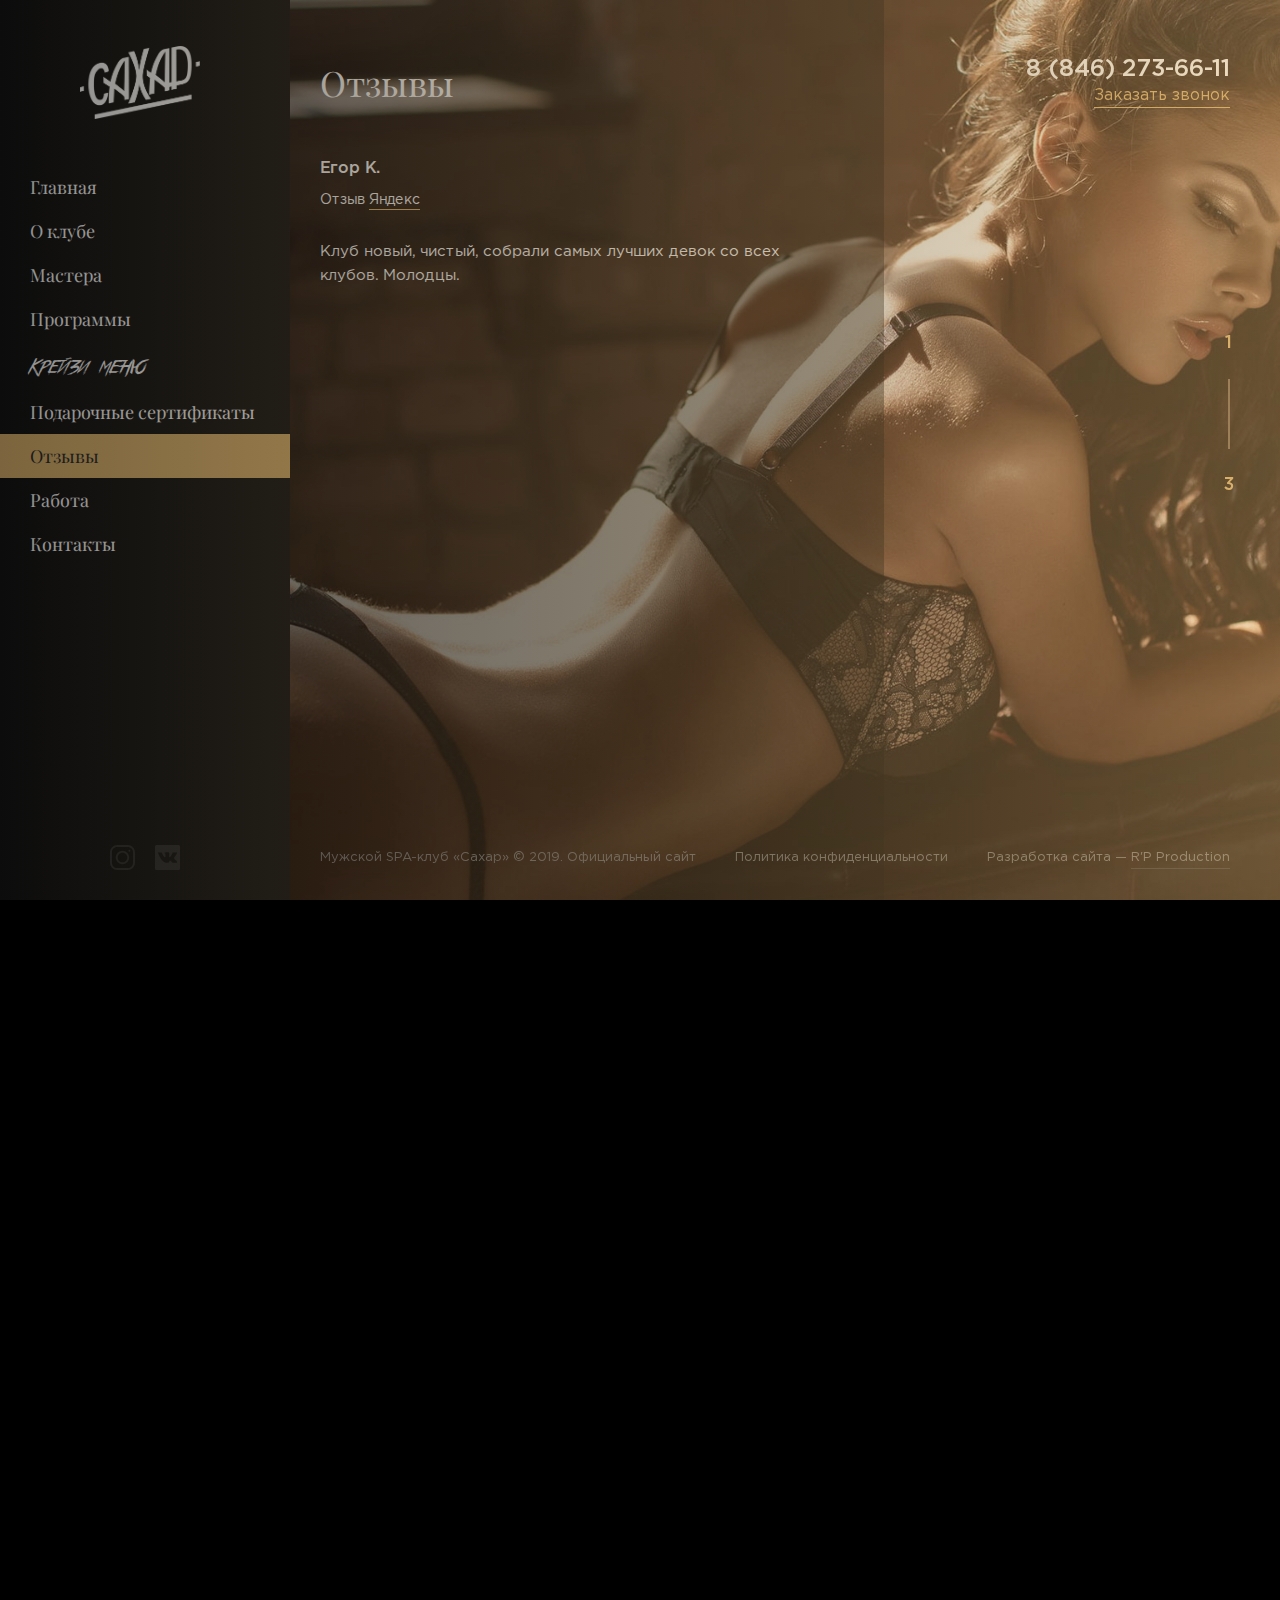
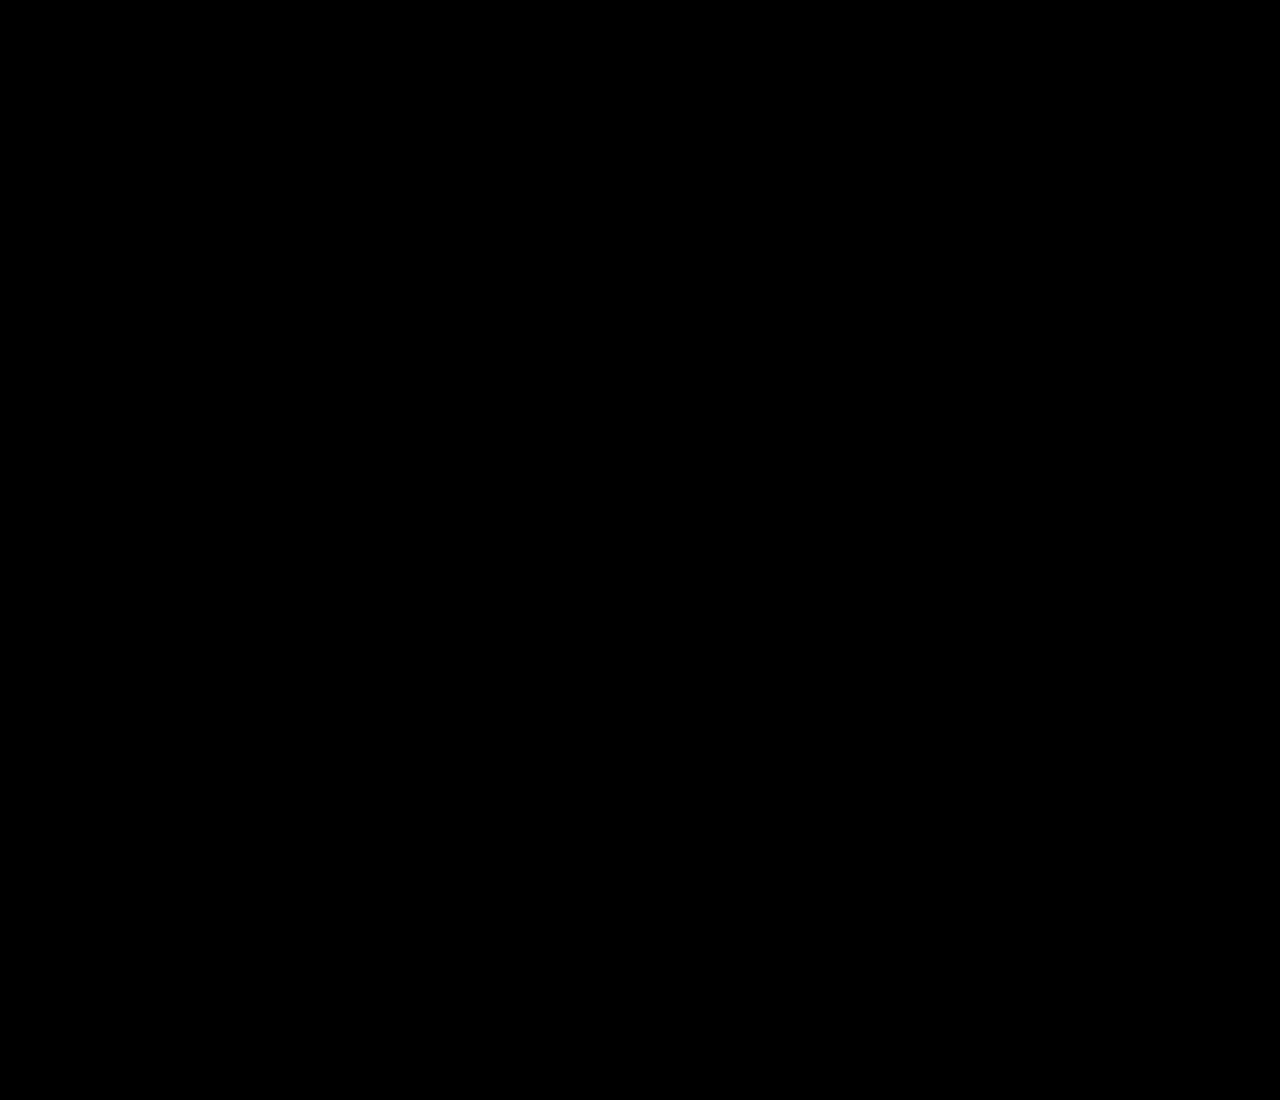
<file: reviews.html>
<!-- Doctype HTML5 -->
<!doctype html>
<html lang="ru">

<head>
	<meta charset="utf-8">
	<meta http-equiv="x-ua-compatible" content="ie=edge">
	<meta name="viewport" content="width=device-width, initial-scale=1">

	<title>Отзывы — «Сахар»</title>
	<meta name="description" content="За наш клуб Вам скажут наши клиенты.">
	<meta name="keywords" content="мужской спа салон, мужской спа салон в Самаре, эро массаж Самара, ночные бабочки Самара, закрытый салон, круглосуточный спа салон, эротический салон Самара, круглосуточный спа салон Самара, эротический массаж Самара, что подарить, подарки самара, мужской подарок, подарок для мужчины, незабываемый подарок.">

	<link rel="icon" type="image/x-icon" href="img/favicon/favicon.ico">
	<link rel="icon" type="image/png" sizes="32x32" href="img/favicon/favicon-32x32.png">
	<link rel="apple-touch-icon" sizes="180x180" href="img/favicon/apple-touch-icon-180x180.png">

	<link href="https://fonts.googleapis.com/css?family=Playfair+Display:400&amp;subset=cyrillic" rel="stylesheet">

	<meta name="theme-color" content="#161616">

	<link rel="stylesheet" href="css/bootstrap-grid.min.css">
	<link rel="stylesheet" href="css/fullpage.min.css">
	<link rel="stylesheet" href="css/slick.css">
	<link rel="stylesheet" href="css/simplebar.min.css">
	<link rel="stylesheet" href="css/main.css">
</head>
<body>
	<!-- Preloader -->
	<div class="preloader js-preloader">
		<div class="pulse js-pulse"></div>
	</div>
	<!-- End Preloader -->

	<!-- Nav -->
	<nav class="nav">
		<div id="nav-map"></div>
		<div class="nav-logo">
			<img src="img/logo.png"/>
		</div>
		<div class="container">
			<div class="row">
				<div class="col">
					<ul class="nav-menu">
						<li class="nav-menu-item">
							<a href="index.html" class="nav-menu-link">Главная</a>
						</li>
						<li class="nav-menu-item">
							<a href="about.html" class="nav-menu-link">О клубе</a>
						</li>
						<li class="nav-menu-item">
							<a href="masters.html" class="nav-menu-link">Мастера</a>
						</li>
						<li class="nav-menu-item">
							<a href="program.html" class="nav-menu-link">Программы</a>
						</li>
						<li class="nav-menu-item">
							<a href="services.html" class="nav-menu-link nav-menu-font">Крейзи меню</a>
						</li>
						<li class="nav-menu-item">
							<a href="certificate.html" class="nav-menu-link">Подарочные сертификаты</a>
						</li>
						<li class="nav-menu-item">
							<a href="reviews.html" class="nav-menu-link active">Отзывы</a>
						</li>
						<li class="nav-menu-item">
							<a href="vacancy.html" class="nav-menu-link">Работа</a>
						</li>
						<li class="nav-menu-item">
							<a href="contacts.html" class="nav-menu-link">Контакты</a>
						</li>
					</ul>
				</div>
			</div>
		</div>
		<div class="nav-close js-close">
			<img src="img/icons/close.svg">
		</div>
	</nav>
	<!-- End Nav -->

	<!-- Page -->
	<section class="page-head">
		<div class="head-toggle js-toggle">
			<hr><hr><hr>
		</div>
		<div class="head-logo">
			<a href="/">
				<img src="img/logo.png">
			</a>
		</div>
		<div class="head-phone">
			<span>8 (846) 273-66-11</span>
			<a href="javascript:void(0)" class="js-call">Заказать звонок</a>
		</div>
		<div class="head-phone-mobile">
			<a href="javascript:void(0)" class="js-phone">
				<img src="img/icons/phone.png">
			</a>
		</div>
	</section>
	<!-- End Page -->

	<!-- Page -->
	<section class="page">
		<div class="page-nav">
			<div class="page-socials"></div>
		</div>
		<div class="page-full page-reviews">
			<div id="fullpage">
				<div class="page-section">
					<div class="page-row">
						<div class="page-title page-animation">
							Отзывы
						</div>
						<div class="page-reviews-block">
							<div class="page-reviews-name page-animation page-animation-delayOne">
								Егор К.
							</div>
							<div class="page-reviews-link page-animation page-animation-delayOne">
								Отзыв <a href="/">Яндекс</a>
							</div>
							<div class="page-reviews-text page-animation page-animation-delayTwo overflow" data-simplebar>
								Клуб новый, чистый, собрали самых лучших девок со всех клубов. Молодцы.
							</div>
						</div>
					</div>
					<div class="page-img">
						<img data-src="img/reviews/1.jpg" class="obj">
					</div>
				</div>
				<div class="page-section">
					<div class="page-row">
						<div class="page-title page-animation">
							Отзывы
						</div>
						<div class="page-reviews-block">
							<div class="page-reviews-name page-animation page-animation-delayOne">
								Савва Л.
							</div>
							<div class="page-reviews-link page-animation page-animation-delayOne">
								Отзыв <a href="/">Яндекс</a>
							</div>
							<div class="page-reviews-text page-animation page-animation-delayTwo overflow" data-simplebar>
								За час и в хаммам попарился и массаж сделал на распаренное тело. Виолетта просто бомба.
							</div>
						</div>
					</div>
					<div class="page-img">
						<img data-src="img/reviews/1.jpg" class="obj">
					</div>
				</div>
				<div class="page-section">
					<div class="page-row">
						<div class="page-title page-animation">
							Отзывы
						</div>
						<div class="page-reviews-block">
							<div class="page-reviews-name page-animation page-animation-delayOne">
								Андрей Л.
							</div>
							<div class="page-reviews-link page-animation page-animation-delayOne">
								Отзыв <a href="/">Яндекс</a>
							</div>
							<div class="page-reviews-text page-animation page-animation-delayTwo overflow" data-simplebar>
								Леона, спасибо за общество и Кальян. Редко встретишь нормальный кальян в заведении такого типа.
							</div>
						</div>
					</div>
					<div class="page-img">
						<img data-src="img/reviews/1.jpg" class="obj">
					</div>
				</div>
			</div>
		</div>
		<div class="page-pagination">
			<div class="page-pagination-current"></div>
			<div class="page-pagination-total"></div>
		</div>
		<div class="page-foot">
			<div class="foot-row">
				<div class="foot-copyright">
					Мужской SPA-клуб «Сахар» © 2019. Официальный сайт
				</div>
				<div class="foot-privacy">
					<a href="privacy.pdf" target="_blank">
						Политика конфиденциальности
					</a>
				</div>
				<div class="foot-developer">
					Разработка сайта — <a href="/">R'P Production</a>
				</div>
			</div>
		</div>
	</section>
	<!-- End Page -->

	<!-- Totop -->
	<a href="javascript:void(0)" class="totop js-totop">
		<img src="img/icons/arrow_.svg">
		Наверх
	</a>
	<!-- End Totop -->

	<!-- Footer -->
	<footer class="foot">
		<div class="container">
			<div class="row">
				<div class="col">
					<div class="foot-row">
						<div class="foot-logo">
							<a href="index.html">
								<img src="img/logo.png">
							</a>
						</div>
						<div class="foot-copyright">
							Мужской SPA-клуб «Сахар»<br>
							© 2019. Официальный сайт
						</div>
						<div class="foot-privacy">
							<a href="privacy.pdf" target="_blank">
								Политика конфиденциальности
							</a>
							<span>Разработка сайта — <a href="/">R'P Production</a></span>
						</div>
						<div class="foot-socials">
							<div class="foot-socials-label">Мы в соц. сетях:</div>
							<div class="foot-socials-list">
								<a href="/">
									<svg viewBox="0 0 512 512">
										<path d="M363.273,0H148.728C66.719,0,0,66.719,0,148.728v214.544C0,445.281,66.719,512,148.728,512h214.544C445.281,512,512,445.281,512,363.273V148.728C512,66.719,445.281,0,363.273,0z M472,363.272C472,423.225,423.225,472,363.273,472H148.728C88.775,472,40,423.225,40,363.273V148.728C40,88.775,88.775,40,148.728,40h214.544C423.225,40,472,88.775,472,148.728V363.272z"/>
										<path d="M256,118c-76.094,0-138,61.906-138,138s61.906,138,138,138s138-61.906,138-138S332.094,118,256,118z M256,354c-54.037,0-98-43.963-98-98s43.963-98,98-98s98,43.963,98,98S310.037,354,256,354z"/>
										<circle cx="396" cy="116" r="20"/>
									</svg>
								</a>
								<a href="/">
									<svg viewBox="0 0 14.171 14.171">
										<path d="M13.268,0H0.905C0.405,0,0,0.405,0,0.904v12.363c0,0.499,0.405,0.904,0.905,0.904h12.362c0.499,0,0.904-0.405,0.904-0.904V0.904C14.172,0.404,13.767,0,13.268,0z M11.755,8.635c0.259,0.264,0.821,0.707,0.719,1.158c-0.094,0.414-0.712,0.263-1.312,0.287c-0.685,0.029-1.091,0.044-1.503-0.287C9.465,9.636,9.351,9.45,9.165,9.242C8.996,9.054,8.783,8.717,8.493,8.73C7.972,8.756,8.135,9.482,7.95,9.977c-2.896,0.456-4.059-1.333-5.085-3.069C2.368,6.067,1.65,4.261,1.65,4.261l2.048-0.007c0,0,0.657,1.195,0.831,1.503c0.148,0.262,0.311,0.47,0.479,0.704c0.141,0.194,0.364,0.574,0.608,0.543c0.397-0.051,0.469-1.591,0.223-2.107C5.741,4.688,5.506,4.615,5.263,4.544C5.345,4.026,7.56,3.918,7.918,4.32c0.52,0.584-0.36,2.21,0.352,2.684c1-0.524,1.854-2.718,1.854-2.718l2.398,0.015c0,0-0.375,1.186-0.768,1.712c-0.229,0.308-0.989,0.994-0.959,1.503C10.819,7.919,11.437,8.311,11.755,8.635z"/>
									</svg>
								</a>
							</div>
						</div>
					</div>
				</div>
			</div>
		</div>
	</footer>
	<!-- End Footer -->

	<!-- Popup -->
	<div class="popup for-call">
		<div class="popup-call">
			<div class="popup-call-title">Перезвоните мне</div>
			<div class="popup-call-subtitle">
				Заполните форму и персональный менеджер свяжется с Вами<br>
				в течение 15 минут
			</div>
			<div class="popup-call-form">
				<form>
					<input type="text" name="name" placeholder="Ваше имя" autocomplete="off" required>
					<input type="tel" name="phone" placeholder="+7 (999) 999-99-99" autocomplete="off" required>
					<button type="submit" class="btn" onclick="yaCounter50505493.reachGoal('zvonok'); return true;">
						Отправить
					</button>
				</form>
			</div>
		</div>
		<div class="popup-close js-close">
			<img src="img/icons/close.svg">
		</div>
	</div>
	<div class="popup for-phone">
		<div class="popup-phone-logo">
			<img src="img/logo.png">
		</div>
		<div class="popup-phone">
			<a href="tel:+78462736611" class="popup-phone-title">+78462736611</a>
			<div class="popup-phone-subtitle">
				Круглосуточно без выходных
			</div>
			<div class="popup-phone-btn">
				<a href="javascript:void(0);" class="btn js-call">Перезвонить мне</a>
			</div>
			<div class="popup-phone-socials"></div>
		</div>
		<div class="popup-close js-close">
			<img src="img/icons/close.svg">
		</div>
	</div>
	<div class="popup for-excellent">
		<div class="popup-excellent-logo">
			<img src="img/logo.png">
		</div>
		<div class="popup-excellent">
			<div class="popup-excellent-title">Спасибо!</div>
			<div class="popup-excellent-subtitle">
				C Вами свяжутся в ближайшее время.
			</div>
		</div>
		<div class="popup-close js-close">
			<img src="img/icons/close.svg">
		</div>
	</div>
	<!-- End Popup -->

	<!-- Warning -->
	<div class="warning">
		<div class="warning-block">
			<div class="warning-block-title">Предупреждение</div>
			<div class="warning-block-subtitle">
				Сайт, который Вы собираетесь посмотреть, могут содержать материалы<br>
				доступные только для взрослых. Чтобы продолжить просмотр сайта,<br>
				Вы должны подтвердить, что Вам есть 18 лет.
			</div>
			<div class="warning-block-btn">
				<a href="javascript:void(0)" class="warning-block-yes btn js-yes">
					Мне есть 18 лет
				</a>
				<a href="https://ru.wikipedia.org/wiki/%D0%A1%D0%BB%D1%83%D0%B6%D0%B5%D0%B1%D0%BD%D0%B0%D1%8F:%D0%A1%D0%BB%D1%83%D1%87%D0%B0%D0%B9%D0%BD%D0%B0%D1%8F_%D1%81%D1%82%D1%80%D0%B0%D0%BD%D0%B8%D1%86%D0%B0" class="warning-block-no">
					Мне нет 18 лет
				</a>
			</div>
		</div>
	</div>
	<!-- End Warning -->
	
	<script src="js/jquery.min.js"></script>
	<script src="js/fullpage.min.js"></script>
	<script src="js/slick.min.js"></script>
	<script src="js/simplebar.min.js"></script>
	<script src="js/main.js"></script>

	<script src="https://api-maps.yandex.ru/2.1/?lang=ru_RU" type="text/javascript"></script>
	<script>
		ymaps.ready(function(){
			var navMap = new ymaps.Map('nav-map', {
				center: [53.202416, 50.120163],
				zoom: 14,
				controls: []
			});
			myPlacemark1 = new ymaps.Placemark([53.202416, 50.120163], {
				hintContent: 'Мужской спа-клуб «Сахар»'
			}, {
				iconLayout: 'default#image',
				iconImageHref: 'img/icons/map.svg',
				iconImageSize: [50, 62],
				iconImageOffset: [-25, -55]
			});
			navMap.geoObjects.add(myPlacemark1);
		});
		$('form').submit(function() {
			$.ajax({
				type: 'POST',
				url: 'mail/mail.php',
				data: $(this).serialize()
			}).done(function() {
				$('form input').val('');
				$('.popup.for-excellent').addClass('open');
				setTimeout(function() {
					$('.popup').removeClass('open');
				}, 3000);
			});
			return false;
		});
	</script>
	<!-- Yandex.Metrika counter -->
	<script type="text/javascript">
		(function(m,e,t,r,i,k,a){m[i]=m[i]||function(){(m[i].a=m[i].a||[]).push(arguments)};
			m[i].l=1*new Date();k=e.createElement(t),a=e.getElementsByTagName(t)[0],k.async=1,k.src=r,a.parentNode.insertBefore(k,a)})
		(window, document, "script", "https://mc.yandex.ru/metrika/tag.js", "ym");

		ym(53625757, "init", {
			clickmap:true,
			trackLinks:true,
			accurateTrackBounce:true,
			webvisor:true
		});
	</script>
	<noscript><div><img src="https://mc.yandex.ru/watch/53625757" style="position:absolute; left:-9999px;" alt="" /></div></noscript>
	<!-- /Yandex.Metrika counter -->
</body>
</html>
</file>
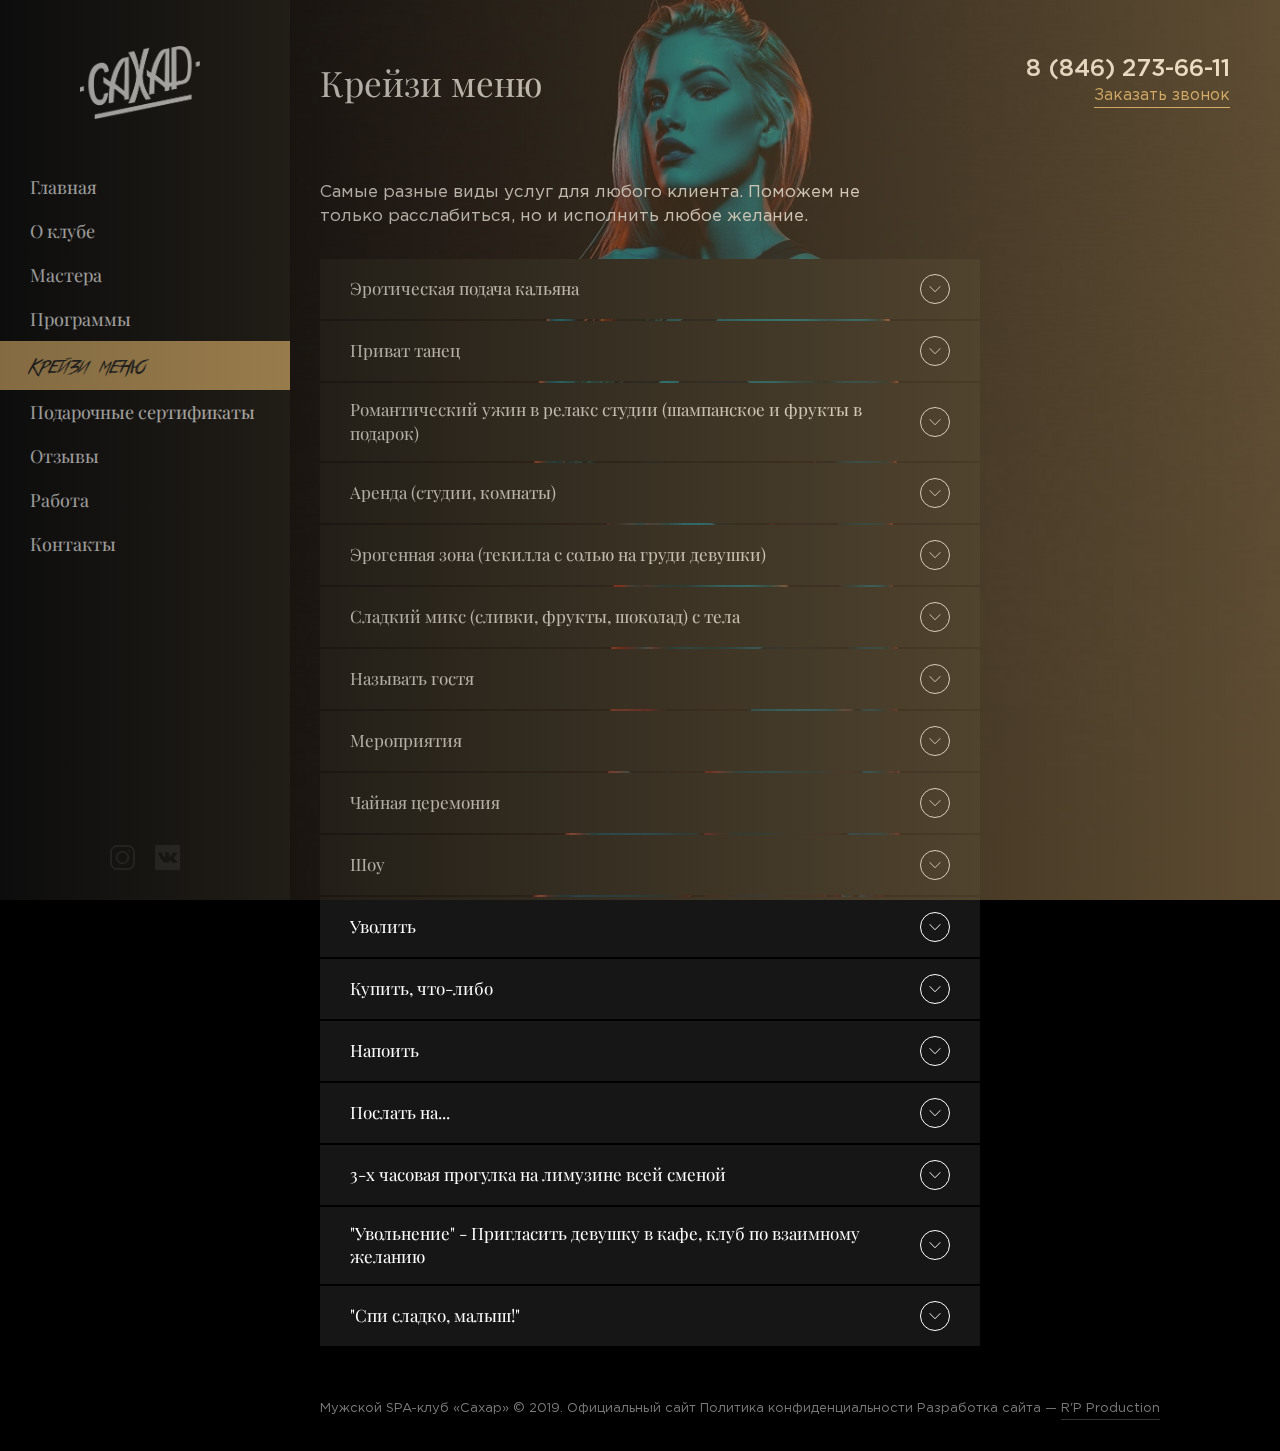
<file: services.html>
<!-- Doctype HTML5 -->
<!doctype html>
<html lang="ru">

<head>
	<meta charset="utf-8">
	<meta http-equiv="x-ua-compatible" content="ie=edge">
	<meta name="viewport" content="width=device-width, initial-scale=1">

	<title>Крейзи меню — «Сахар»</title>
	<meta name="description" content="Какой клуб позволит Вам сделать всё, что вздумается? Мы поможем не только расслабиться, но и исполнить любое Ваше желание.">
	<meta name="keywords" content="мужской спа салон, мужской спа салон в Самаре, эро массаж Самара, ночные бабочки Самара, закрытый салон, круглосуточный спа салон, эротический салон Самара, круглосуточный спа салон Самара, эротический массаж Самара, что подарить, подарки самара, мужской подарок, подарок для мужчины, незабываемый подарок.">

	<link rel="icon" type="image/x-icon" href="img/favicon/favicon.ico">
	<link rel="icon" type="image/png" sizes="32x32" href="img/favicon/favicon-32x32.png">
	<link rel="apple-touch-icon" sizes="180x180" href="img/favicon/apple-touch-icon-180x180.png">

	<link href="https://fonts.googleapis.com/css?family=Playfair+Display:400&amp;subset=cyrillic" rel="stylesheet">

	<meta name="theme-color" content="#161616">

	<link rel="stylesheet" href="css/bootstrap-grid.min.css">
	<link rel="stylesheet" href="css/fullpage.min.css">
	<link rel="stylesheet" href="css/slick.css">
	<link rel="stylesheet" href="css/simplebar.min.css">
	<link rel="stylesheet" href="css/main.css">
</head>
<body>
	<!-- Preloader -->
	<div class="preloader js-preloader">
		<div class="pulse js-pulse"></div>
	</div>
	<!-- End Preloader -->

	<!-- Nav -->
	<nav class="nav">
		<div id="nav-map"></div>
		<div class="nav-logo">
			<img src="img/logo.png"/>
		</div>
		<div class="container">
			<div class="row">
				<div class="col">
					<ul class="nav-menu">
						<li class="nav-menu-item">
							<a href="index.html" class="nav-menu-link">Главная</a>
						</li>
						<li class="nav-menu-item">
							<a href="about.html" class="nav-menu-link">О клубе</a>
						</li>
						<li class="nav-menu-item">
							<a href="masters.html" class="nav-menu-link">Мастера</a>
						</li>
						<li class="nav-menu-item">
							<a href="program.html" class="nav-menu-link">Программы</a>
						</li>
						<li class="nav-menu-item">
							<a href="services.html" class="nav-menu-link nav-menu-font active">Крейзи меню</a>
						</li>
						<li class="nav-menu-item">
							<a href="certificate.html" class="nav-menu-link">Подарочные сертификаты</a>
						</li>
						<li class="nav-menu-item">
							<a href="reviews.html" class="nav-menu-link">Отзывы</a>
						</li>
						<li class="nav-menu-item">
							<a href="vacancy.html" class="nav-menu-link">Работа</a>
						</li>
						<li class="nav-menu-item">
							<a href="contacts.html" class="nav-menu-link">Контакты</a>
						</li>
					</ul>
				</div>
			</div>
		</div>
		<div class="nav-close js-close">
			<img src="img/icons/close.svg">
		</div>
	</nav>
	<!-- End Nav -->

	<!-- Page -->
	<section class="page-head">
		<div class="head-toggle js-toggle">
			<hr><hr><hr>
		</div>
		<div class="head-logo">
			<a href="/">
				<img src="img/logo.png">
			</a>
		</div>
		<div class="head-phone">
			<span>8 (846) 273-66-11</span>
			<a href="javascript:void(0)" class="js-call">Заказать звонок</a>
		</div>
		<div class="head-phone-mobile">
			<a href="javascript:void(0)" class="js-phone">
				<img src="img/icons/phone.png">
			</a>
		</div>
	</section>
	<!-- End Page -->

	<!-- Page -->
	<section class="page">
		<div class="page-nav page-nav-services">
			<div class="page-socials"></div>
		</div>
		<div class="page-full page-services">
			<div class="page-section">
				<div class="page-row">
					<div class="page-title">
						Крейзи меню
					</div>
					<div class="page-services-subtitle">
						Самые разные виды услуг для любого клиента. Поможем не только расслабиться, но и исполнить любое желание.
					</div>
					<div class="page-services-accordion">
						<div class="page-services-box">
							<div class="page-services-box-head">
								<span>Эротическая подача кальяна</span>
								<div class="page-services-box-arrow">
									<svg viewBox="0 0 11 20">
										<path d="M10.353,10.352 L1.353,19.352 L0.646,18.646 L9.293,9.999 L0.646,1.352 L1.353,0.645 L10.353,9.645 L10.000,9.999 L10.353,10.352 Z"/>
									</svg>
								</div>
							</div>
							<div class="page-services-box-body">
								<div class="page-services-box-line">
									<div class="page-services-box-name">Массажист/ка</div>
									<ul>
										<li>1 000 ₽</li>
									</ul>
								</div>
								<div class="page-services-box-line">
									<div class="page-services-box-name">Администратор</div>
									<ul>
										<li>3 000 ₽</li>
									</ul>
								</div>
							</div>
						</div>
						<div class="page-services-box">
							<div class="page-services-box-head">
								<span>Приват танец</span>
								<div class="page-services-box-arrow">
									<svg viewBox="0 0 11 20">
										<path d="M10.353,10.352 L1.353,19.352 L0.646,18.646 L9.293,9.999 L0.646,1.352 L1.353,0.645 L10.353,9.645 L10.000,9.999 L10.353,10.352 Z"/>
									</svg>
								</div>
							</div>
							<div class="page-services-box-body">
								<div class="page-services-box-line">
									<div class="page-services-box-name">Массажист/ка</div>
									<ul>
										<li>1 000 ₽ (1 мелодия)</li>
									</ul>
								</div>
								<div class="page-services-box-line">
									<div class="page-services-box-name">Администратор</div>
									<ul>
										<li>5 000 ₽ (1 мелодия)</li>
									</ul>
								</div>

							</div>
						</div>
						<div class="page-services-box">
							<div class="page-services-box-head">
								<span>Романтический ужин в релакс студии (шампанское и фрукты в подарок)</span>
								<div class="page-services-box-arrow">
									<svg viewBox="0 0 11 20">
										<path d="M10.353,10.352 L1.353,19.352 L0.646,18.646 L9.293,9.999 L0.646,1.352 L1.353,0.645 L10.353,9.645 L10.000,9.999 L10.353,10.352 Z"/>
									</svg>
								</div>
							</div>
							<div class="page-services-box-body">
								<div class="page-services-box-line">
									<div class="page-services-box-name">Массажист/ка</div>
									<ul>
										<li>4 500 ₽</li>
									</ul>
								</div>
								<div class="page-services-box-line">
									<div class="page-services-box-name">Администратор</div>
									<ul>
										<li>9 000 ₽</li>
									</ul>
								</div>
							</div>
						</div>
						<div class="page-services-box">
							<div class="page-services-box-head">
								<span>Аренда (студии, комнаты)</span>
								<div class="page-services-box-arrow">
									<svg viewBox="0 0 11 20">
										<path d="M10.353,10.352 L1.353,19.352 L0.646,18.646 L9.293,9.999 L0.646,1.352 L1.353,0.645 L10.353,9.645 L10.000,9.999 L10.353,10.352 Z"/>
									</svg>
								</div>
							</div>
							<div class="page-services-box-body">
								<div class="page-services-box-line">
									<div class="page-services-box-name">Аренда комнаты</div>
									<ul>
										<li>1 000 ₽</li>
										<li><img src="img/icons/clock.png"> 60 мин.</li>
									</ul>
								</div>
								<div class="page-services-box-line">
									<div class="page-services-box-name">Аренда релакс студии</div>
									<ul>
										<li>90 000 ₽</li>
										<li><img src="img/icons/clock.png"> 12 часов</li>
									</ul>
								</div>
								<div class="page-services-box-line">
									<div class="page-services-box-name">Аренда релакс студии</div>
									<ul>
										<li>160 000 ₽</li>
										<li><img src="img/icons/clock.png"> 24 часа</li>
									</ul>
								</div>
							</div>
						</div>
						<div class="page-services-box">
							<div class="page-services-box-head">
								<span>Эрогенная зона (текилла с солью на груди девушки)</span>
								<div class="page-services-box-arrow">
									<svg viewBox="0 0 11 20">
										<path d="M10.353,10.352 L1.353,19.352 L0.646,18.646 L9.293,9.999 L0.646,1.352 L1.353,0.645 L10.353,9.645 L10.000,9.999 L10.353,10.352 Z"/>
									</svg>
								</div>
							</div>
							<div class="page-services-box-body">
								<div class="page-services-box-line">
									<div class="page-services-box-name">Массажист/ка</div>
									<ul>
										<li>1 000 ₽ - одна стопка</li>
									</ul>
								</div>
								<div class="page-services-box-line">
									<div class="page-services-box-name">Администратор</div>
									<ul>
										<li>3 000 ₽ - одна стопка</li>											
									</ul>
								</div>
							</div>
						</div>	
						<div class="page-services-box">
							<div class="page-services-box-head">
								<span>Сладкий микс (сливки, фрукты, шоколад) с тела</span>
								<div class="page-services-box-arrow">
									<svg viewBox="0 0 11 20">
										<path d="M10.353,10.352 L1.353,19.352 L0.646,18.646 L9.293,9.999 L0.646,1.352 L1.353,0.645 L10.353,9.645 L10.000,9.999 L10.353,10.352 Z"/>
									</svg>
								</div>
							</div>
							<div class="page-services-box-body">
								<div class="page-services-box-line">
									<div class="page-services-box-name">Массажист/ка</div>
									<ul>
										<li>3 000 ₽</li>
									</ul>
								</div>
							</div>
						</div>
						<div class="page-services-box">
							<div class="page-services-box-head">
								<span>Называть гостя</span>
								<div class="page-services-box-arrow">
									<svg viewBox="0 0 11 20">
										<path d="M10.353,10.352 L1.353,19.352 L0.646,18.646 L9.293,9.999 L0.646,1.352 L1.353,0.645 L10.353,9.645 L10.000,9.999 L10.353,10.352 Z"/>
									</svg>
								</div>
							</div>
							<div class="page-services-box-body">
								<div class="page-services-box-line">
									<div class="page-services-box-name">Господин, хозяин, Ваше превосходительство и т.д.</div>
									<ul>
										<li>3 000 ₽</li>
										<li><img src="img/icons/clock.png"> 30 минут</li>
									</ul>
								</div>									
							</div>
						</div>
						<div class="page-services-box">
							<div class="page-services-box-head">
								<span>Мероприятия</span>
								<div class="page-services-box-arrow">
									<svg viewBox="0 0 11 20">
										<path d="M10.353,10.352 L1.353,19.352 L0.646,18.646 L9.293,9.999 L0.646,1.352 L1.353,0.645 L10.353,9.645 L10.000,9.999 L10.353,10.352 Z"/>
									</svg>
								</div>
							</div>
							<div class="page-services-box-body">
								<div class="page-services-box-line">
									<div class="page-services-box-name">Мальчишники</div>
									<ul>
										<li>Цена договорная, обращаться к администратору</li>
									</ul>
								</div>
								<div class="page-services-box-line">
									<div class="page-services-box-name">Девичники</div>
									<ul>
										<li>Цена договорная, обращаться к администратору</li>
									</ul>
								</div>
							</div>
						</div>
						<div class="page-services-box">
							<div class="page-services-box-head">
								<span>Чайная церемония</span>
								<div class="page-services-box-arrow">
									<svg viewBox="0 0 11 20">
										<path d="M10.353,10.352 L1.353,19.352 L0.646,18.646 L9.293,9.999 L0.646,1.352 L1.353,0.645 L10.353,9.645 L10.000,9.999 L10.353,10.352 Z"/>
									</svg>
								</div>
							</div>
							<div class="page-services-box-body">
								<div class="page-services-box-line">
									<div class="page-services-box-name">Массажист/ка</div>
									<ul>
										<li>1 000 ₽</li>
										<li><img src="img/icons/clock.png"> 30 минут</li>
									</ul>
								</div>
								<div class="page-services-box-line">
									<div class="page-services-box-name">Администратор</div>
									<ul>
										<li>2 000 ₽</li>
										<li><img src="img/icons/clock.png"> 30 минут</li>
									</ul>
								</div>
							</div>
						</div>
						<div class="page-services-box">
							<div class="page-services-box-head">
								<span>Шоу</span>
								<div class="page-services-box-arrow">
									<svg viewBox="0 0 11 20">
										<path d="M10.353,10.352 L1.353,19.352 L0.646,18.646 L9.293,9.999 L0.646,1.352 L1.353,0.645 L10.353,9.645 L10.000,9.999 L10.353,10.352 Z"/>
									</svg>
								</div>
							</div>
							<div class="page-services-box-body">
								<div class="page-services-box-line">
									<div class="page-services-box-name">Лесби-шоу</div>
									<ul>
										<li>4 000 ₽</li>
										<li><img src="img/icons/clock.png"> 20 минут</li>
									</ul>
								</div>									
							</div>
						</div>
						<div class="page-services-box">
							<div class="page-services-box-head">
								<span>Уволить</span>
								<div class="page-services-box-arrow">
									<svg viewBox="0 0 11 20">
										<path d="M10.353,10.352 L1.353,19.352 L0.646,18.646 L9.293,9.999 L0.646,1.352 L1.353,0.645 L10.353,9.645 L10.000,9.999 L10.353,10.352 Z"/>
									</svg>
								</div>
							</div>
							<div class="page-services-box-body">
								<div class="page-services-box-line">
									<div class="page-services-box-name">Массажист/ка</div>
									<ul>
										<li>20 000 ₽</li>
									</ul>
								</div>
								<div class="page-services-box-line">
									<div class="page-services-box-name">Администратор</div>
									<ul>
										<li>40 000 ₽</li>
									</ul>
								</div>
							</div>
						</div>
						<div class="page-services-box">
							<div class="page-services-box-head">
								<span>Купить, что-либо</span>
								<div class="page-services-box-arrow">
									<svg viewBox="0 0 11 20">
										<path d="M10.353,10.352 L1.353,19.352 L0.646,18.646 L9.293,9.999 L0.646,1.352 L1.353,0.645 L10.353,9.645 L10.000,9.999 L10.353,10.352 Z"/>
									</svg>
								</div>
							</div>
							<div class="page-services-box-body">
								<div class="page-services-box-line">
									<div class="page-services-box-name">Аксессуары, предметы</div>
									<ul>
										<li>Цена договорная, обращаться к администратору</li>
									</ul>
								</div>
								<div class="page-services-box-line">
									<div class="page-services-box-name">Интерьер</div>
									<ul>
										<li>Цена договорная, обращаться к администратору</li>
									</ul>
								</div>
							</div>
						</div>
						<div class="page-services-box">
							<div class="page-services-box-head">
								<span>Напоить</span>
								<div class="page-services-box-arrow">
									<svg viewBox="0 0 11 20">
										<path d="M10.353,10.352 L1.353,19.352 L0.646,18.646 L9.293,9.999 L0.646,1.352 L1.353,0.645 L10.353,9.645 L10.000,9.999 L10.353,10.352 Z"/>
									</svg>
								</div>
							</div>
							<div class="page-services-box-body">
								<div class="page-services-box-line">
									<div class="page-services-box-name">Массажист/ка</div>
									<ul>
										<li>3 000 ₽</li>
									</ul>
								</div>
								<div class="page-services-box-line">
									<div class="page-services-box-name">Администратор</div>
									<ul>
										<li>5 000 ₽</li>
									</ul>
								</div>
							</div>
						</div>
						<div class="page-services-box">
							<div class="page-services-box-head">
								<span>Послать на...</span>
								<div class="page-services-box-arrow">
									<svg viewBox="0 0 11 20">
										<path d="M10.353,10.352 L1.353,19.352 L0.646,18.646 L9.293,9.999 L0.646,1.352 L1.353,0.645 L10.353,9.645 L10.000,9.999 L10.353,10.352 Z"/>
									</svg>
								</div>
							</div>
							<div class="page-services-box-body">
								<div class="page-services-box-line">
									<div class="page-services-box-name">Массажист/ка</div>
									<ul>
										<li>3 000 ₽</li>
									</ul>
								</div>
								<div class="page-services-box-line">
									<div class="page-services-box-name">Администратор</div>
									<ul>
										<li>10 000 ₽</li>
									</ul>
								</div>
							</div>
						</div>
						<div class="page-services-box">
							<div class="page-services-box-head">
								<span>3-х часовая прогулка на лимузине всей сменой</span>
								<div class="page-services-box-arrow">
									<svg viewBox="0 0 11 20">
										<path d="M10.353,10.352 L1.353,19.352 L0.646,18.646 L9.293,9.999 L0.646,1.352 L1.353,0.645 L10.353,9.645 L10.000,9.999 L10.353,10.352 Z"/>
									</svg>
								</div>
							</div>
							<div class="page-services-box-body">
								<div class="page-services-box-line">
									<div class="page-services-box-name">Закрытие клуба, аренда лимузина на 3 часа, 6 бутылок шампанского,
									фетиш-сюрпризы, масса позитива и эротики</div>
									<ul>
										<li>55 000 ₽</li>
									</ul>
								</div>									
							</div>
						</div>
						<div class="page-services-box">
							<div class="page-services-box-head">
								<span>"Увольнение" - Пригласить девушку в кафе, клуб по взаимному желанию</span>
								<div class="page-services-box-arrow">
									<svg viewBox="0 0 11 20">
										<path d="M10.353,10.352 L1.353,19.352 L0.646,18.646 L9.293,9.999 L0.646,1.352 L1.353,0.645 L10.353,9.645 L10.000,9.999 L10.353,10.352 Z"/>
									</svg>
								</div>
							</div>
							<div class="page-services-box-body">
								<div class="page-services-box-line">
									<div class="page-services-box-name">1 час</div>
									<ul>
										<li>9 000 ₽</li>
									</ul>
								</div>
								<div class="page-services-box-line">
									<div class="page-services-box-name">3 часа</div>
									<ul>
										<li>20 000 ₽</li>
									</ul>
								</div>
								<div class="page-services-box-line">
									<div class="page-services-box-name">До конца смены</div>
									<ul>
										<li>35 000 ₽</li>
									</ul>
								</div>
							</div>
						</div>
						<div class="page-services-box">
							<div class="page-services-box-head">
								<span>"Спи сладко, малыш!"</span>
								<div class="page-services-box-arrow">
									<svg viewBox="0 0 11 20">
										<path d="M10.353,10.352 L1.353,19.352 L0.646,18.646 L9.293,9.999 L0.646,1.352 L1.353,0.645 L10.353,9.645 L10.000,9.999 L10.353,10.352 Z"/>
									</svg>
								</div>
							</div>
							<div class="page-services-box-body">
								<div class="page-services-box-line">
									<div class="page-services-box-name">Не более 12 часов</div>
									<ul>
										<li>10 000 ₽</li>
									</ul>
								</div>
								<div class="page-services-box-line">
									<div class="page-services-box-name">Сторонний наблюдатель (мастера)</div>
									<ul>
										<li>5 000 ₽</li>
									</ul>
								</div>
								<div class="page-services-box-line">
									<div class="page-services-box-name">Сон-час</div>
									<ul>
										<li>1 000 ₽</li>
									</ul>
								</div>
							</div>
						</div>
					</div>
				</div>
				<div class="page-img">
					<img src="img/services/1.jpg" class="obj">
				</div>
			</div>
		</div>
		<div class="page-foot">
			<div class="foot-row">
				<div class="foot-copyright">
					Мужской SPA-клуб «Сахар» © 2019. Официальный сайт
				</div>
				<div class="foot-privacy">
					<a href="privacy.pdf" target="_blank">
						Политика конфиденциальности
					</a>
				</div>
				<div class="foot-developer">
					Разработка сайта — <a href="/">R'P Production</a>
				</div>
			</div>
		</div>
	</section>
	<!-- End Page -->

	<!-- Totop -->
	<a href="javascript:void(0)" class="totop js-totop">
		<img src="img/icons/arrow_.svg">
		Наверх
	</a>
	<!-- End Totop -->

	<!-- Footer -->
	<footer class="foot">
		<div class="container">
			<div class="row">
				<div class="col">
					<div class="foot-row">
						<div class="foot-logo">
							<a href="index.html">
								<img src="img/logo.png">
							</a>
						</div>
						<div class="foot-copyright">
							Мужской SPA-клуб «Сахар»<br>
							© 2019. Официальный сайт
						</div>
						<div class="foot-privacy">
							<a href="privacy.pdf" target="_blank">
								Политика конфиденциальности
							</a>
							<span>Разработка сайта — <a href="/">R'P Production</a></span>
						</div>
						<div class="foot-socials">
							<div class="foot-socials-label">Мы в соц. сетях:</div>
							<div class="foot-socials-list">
								<a href="/">
									<svg viewBox="0 0 512 512">
										<path d="M363.273,0H148.728C66.719,0,0,66.719,0,148.728v214.544C0,445.281,66.719,512,148.728,512h214.544C445.281,512,512,445.281,512,363.273V148.728C512,66.719,445.281,0,363.273,0z M472,363.272C472,423.225,423.225,472,363.273,472H148.728C88.775,472,40,423.225,40,363.273V148.728C40,88.775,88.775,40,148.728,40h214.544C423.225,40,472,88.775,472,148.728V363.272z"/>
										<path d="M256,118c-76.094,0-138,61.906-138,138s61.906,138,138,138s138-61.906,138-138S332.094,118,256,118z M256,354c-54.037,0-98-43.963-98-98s43.963-98,98-98s98,43.963,98,98S310.037,354,256,354z"/>
										<circle cx="396" cy="116" r="20"/>
									</svg>
								</a>
								<a href="/">
									<svg viewBox="0 0 14.171 14.171">
										<path d="M13.268,0H0.905C0.405,0,0,0.405,0,0.904v12.363c0,0.499,0.405,0.904,0.905,0.904h12.362c0.499,0,0.904-0.405,0.904-0.904V0.904C14.172,0.404,13.767,0,13.268,0z M11.755,8.635c0.259,0.264,0.821,0.707,0.719,1.158c-0.094,0.414-0.712,0.263-1.312,0.287c-0.685,0.029-1.091,0.044-1.503-0.287C9.465,9.636,9.351,9.45,9.165,9.242C8.996,9.054,8.783,8.717,8.493,8.73C7.972,8.756,8.135,9.482,7.95,9.977c-2.896,0.456-4.059-1.333-5.085-3.069C2.368,6.067,1.65,4.261,1.65,4.261l2.048-0.007c0,0,0.657,1.195,0.831,1.503c0.148,0.262,0.311,0.47,0.479,0.704c0.141,0.194,0.364,0.574,0.608,0.543c0.397-0.051,0.469-1.591,0.223-2.107C5.741,4.688,5.506,4.615,5.263,4.544C5.345,4.026,7.56,3.918,7.918,4.32c0.52,0.584-0.36,2.21,0.352,2.684c1-0.524,1.854-2.718,1.854-2.718l2.398,0.015c0,0-0.375,1.186-0.768,1.712c-0.229,0.308-0.989,0.994-0.959,1.503C10.819,7.919,11.437,8.311,11.755,8.635z"/>
									</svg>
								</a>
							</div>
						</div>
					</div>
				</div>
			</div>
		</div>
	</footer>
	<!-- End Footer -->

	<!-- Popup -->
	<div class="popup for-call">
		<div class="popup-call">
			<div class="popup-call-title">Перезвоните мне</div>
			<div class="popup-call-subtitle">
				Заполните форму и персональный менеджер свяжется с Вами<br>
				в течение 15 минут
			</div>
			<div class="popup-call-form">
				<form>
					<input type="text" name="name" placeholder="Ваше имя" autocomplete="off" required>
					<input type="tel" name="phone" placeholder="+7 (999) 999-99-99" autocomplete="off" required>
					<button type="submit" class="btn" onclick="yaCounter50505493.reachGoal('zvonok'); return true;">
						Отправить
					</button>
				</form>
			</div>
		</div>
		<div class="popup-close js-close">
			<img src="img/icons/close.svg">
		</div>
	</div>
	<div class="popup for-phone">
		<div class="popup-phone-logo">
			<img src="img/logo.png">
		</div>
		<div class="popup-phone">
			<a href="tel:+78462736611" class="popup-phone-title">+78462736611</a>
			<div class="popup-phone-subtitle">
				Круглосуточно без выходных
			</div>
			<div class="popup-phone-btn">
				<a href="javascript:void(0);" class="btn js-call">Перезвонить мне</a>
			</div>
			<div class="popup-phone-socials"></div>
		</div>
		<div class="popup-close js-close">
			<img src="img/icons/close.svg">
		</div>
	</div>
	<div class="popup for-excellent">
		<div class="popup-excellent-logo">
			<img src="img/logo.png">
		</div>
		<div class="popup-excellent">
			<div class="popup-excellent-title">Спасибо!</div>
			<div class="popup-excellent-subtitle">
				C Вами свяжутся в ближайшее время.
			</div>
		</div>
		<div class="popup-close js-close">
			<img src="img/icons/close.svg">
		</div>
	</div>
	<!-- End Popup -->

	<!-- Warning -->
	<div class="warning">
		<div class="warning-block">
			<div class="warning-block-title">Предупреждение</div>
			<div class="warning-block-subtitle">
				Сайт, который Вы собираетесь посмотреть, могут содержать материалы<br>
				доступные только для взрослых. Чтобы продолжить просмотр сайта,<br>
				Вы должны подтвердить, что Вам есть 18 лет.
			</div>
			<div class="warning-block-btn">
				<a href="javascript:void(0)" class="warning-block-yes btn js-yes">
					Мне есть 18 лет
				</a>
				<a href="https://ru.wikipedia.org/wiki/%D0%A1%D0%BB%D1%83%D0%B6%D0%B5%D0%B1%D0%BD%D0%B0%D1%8F:%D0%A1%D0%BB%D1%83%D1%87%D0%B0%D0%B9%D0%BD%D0%B0%D1%8F_%D1%81%D1%82%D1%80%D0%B0%D0%BD%D0%B8%D1%86%D0%B0" class="warning-block-no">
					Мне нет 18 лет
				</a>
			</div>
		</div>
	</div>
	<!-- End Warning -->
	
	<script src="js/jquery.min.js"></script>
	<script src="js/fullpage.min.js"></script>
	<script src="js/slick.min.js"></script>
	<script src="js/simplebar.min.js"></script>
	<script src="js/main.js"></script>

	<script src="https://api-maps.yandex.ru/2.1/?lang=ru_RU" type="text/javascript"></script>
	<script>
		ymaps.ready(function(){
			var navMap = new ymaps.Map('nav-map', {
				center: [53.202416, 50.120163],
				zoom: 14,
				controls: []
			});
			myPlacemark1 = new ymaps.Placemark([53.202416, 50.120163], {
				hintContent: 'Мужской спа-клуб «Сахар»'
			}, {
				iconLayout: 'default#image',
				iconImageHref: 'img/icons/map.svg',
				iconImageSize: [50, 62],
				iconImageOffset: [-25, -55]
			});
			navMap.geoObjects.add(myPlacemark1);
		});
		$('form').submit(function() {
			$.ajax({
				type: 'POST',
				url: 'mail/mail.php',
				data: $(this).serialize()
			}).done(function() {
				$('form input').val('');
				$('.popup.for-excellent').addClass('open');
				setTimeout(function() {
					$('.popup').removeClass('open');
				}, 3000);
			});
			return false;
		});
	</script>
	<!-- Yandex.Metrika counter -->
	<script type="text/javascript">
		(function(m,e,t,r,i,k,a){m[i]=m[i]||function(){(m[i].a=m[i].a||[]).push(arguments)};
			m[i].l=1*new Date();k=e.createElement(t),a=e.getElementsByTagName(t)[0],k.async=1,k.src=r,a.parentNode.insertBefore(k,a)})
		(window, document, "script", "https://mc.yandex.ru/metrika/tag.js", "ym");

		ym(53625757, "init", {
			clickmap:true,
			trackLinks:true,
			accurateTrackBounce:true,
			webvisor:true
		});
	</script>
	<noscript><div><img src="https://mc.yandex.ru/watch/53625757" style="position:absolute; left:-9999px;" alt="" /></div></noscript>
	<!-- /Yandex.Metrika counter -->
</body>
</html>
</file>
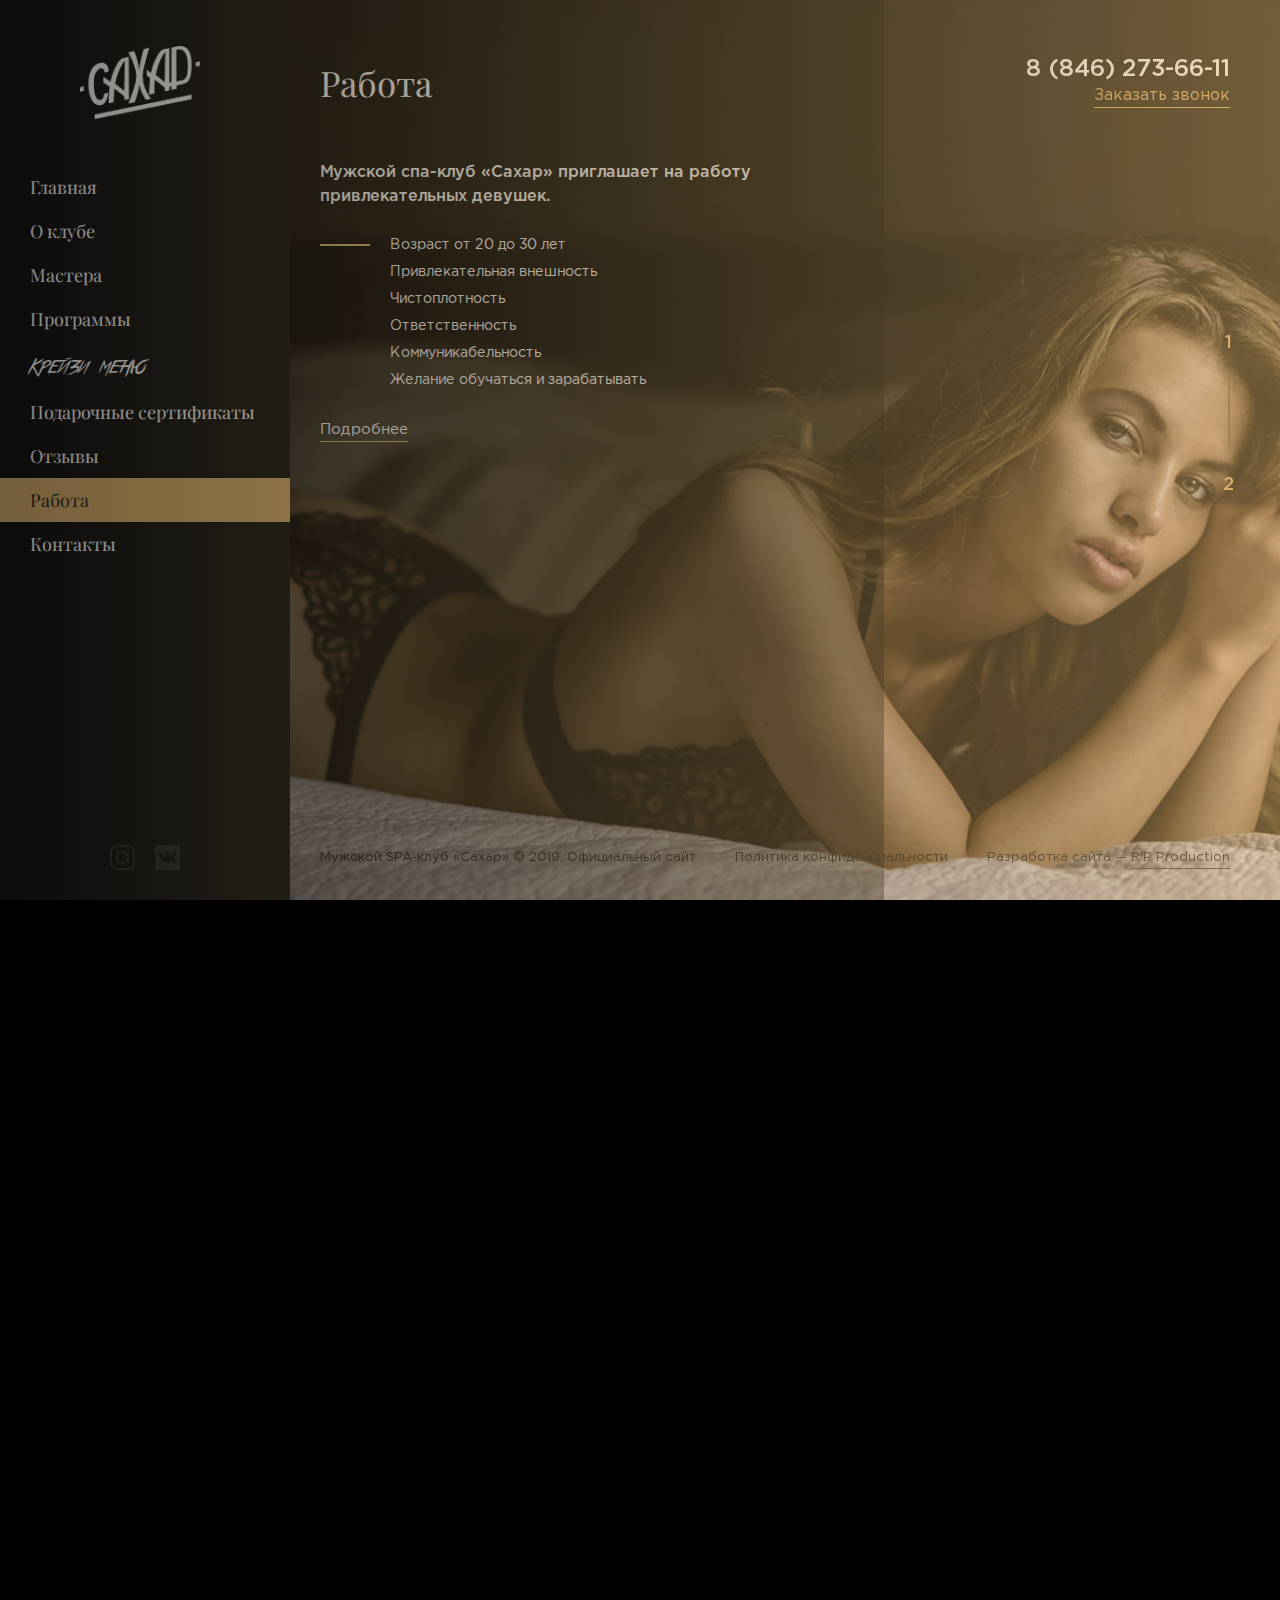
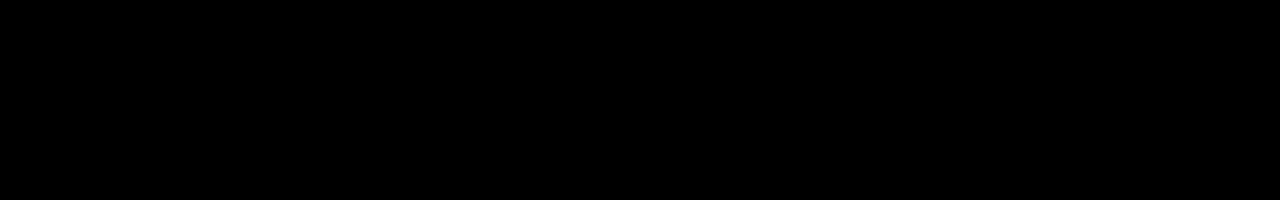
<file: vacancy.html>
<!-- Doctype HTML5 -->
<!doctype html>
<html lang="ru">

<head>
	<meta charset="utf-8">
	<meta http-equiv="x-ua-compatible" content="ie=edge">
	<meta name="viewport" content="width=device-width, initial-scale=1">

	<title>Карьера в клубе — «Сахар»</title>
	<meta name="description" content="Мы предлагаем работу амбициозным девушкам, которые хотят учиться искусству массажа.">
	<meta name="keywords" content="мужской спа салон, мужской спа салон в Самаре, эро массаж Самара, ночные бабочки Самара, закрытый салон, круглосуточный спа салон, эротический салон Самара, круглосуточный спа салон Самара, эротический массаж Самара, что подарить, подарки самара, мужской подарок, подарок для мужчины, незабываемый подарок.">

	<link rel="icon" type="image/x-icon" href="img/favicon/favicon.ico">
	<link rel="icon" type="image/png" sizes="32x32" href="img/favicon/favicon-32x32.png">
	<link rel="apple-touch-icon" sizes="180x180" href="img/favicon/apple-touch-icon-180x180.png">

	<link href="https://fonts.googleapis.com/css?family=Playfair+Display:400&amp;subset=cyrillic" rel="stylesheet">

	<meta name="theme-color" content="#161616">

	<link rel="stylesheet" href="css/bootstrap-grid.min.css">
	<link rel="stylesheet" href="css/fullpage.min.css">
	<link rel="stylesheet" href="css/slick.css">
	<link rel="stylesheet" href="css/simplebar.min.css">
	<link rel="stylesheet" href="css/main.css">
</head>
<body>
	<!-- Preloader -->
	<div class="preloader js-preloader">
		<div class="pulse js-pulse"></div>
	</div>
	<!-- End Preloader -->

	<!-- Nav -->
	<nav class="nav">
		<div id="nav-map"></div>
		<div class="nav-logo">
			<img src="img/logo.png"/>
		</div>
		<div class="container">
			<div class="row">
				<div class="col">
					<ul class="nav-menu">
						<li class="nav-menu-item">
							<a href="index.html" class="nav-menu-link">Главная</a>
						</li>
						<li class="nav-menu-item">
							<a href="about.html" class="nav-menu-link">О клубе</a>
						</li>
						<li class="nav-menu-item">
							<a href="masters.html" class="nav-menu-link">Мастера</a>
						</li>
						<li class="nav-menu-item">
							<a href="program.html" class="nav-menu-link">Программы</a>
						</li>
						<li class="nav-menu-item">
							<a href="services.html" class="nav-menu-link nav-menu-font">Крейзи меню</a>
						</li>
						<li class="nav-menu-item">
							<a href="certificate.html" class="nav-menu-link">Подарочные сертификаты</a>
						</li>
						<li class="nav-menu-item">
							<a href="reviews.html" class="nav-menu-link">Отзывы</a>
						</li>
						<li class="nav-menu-item">
							<a href="vacancy.html" class="nav-menu-link active">Работа</a>
						</li>
						<li class="nav-menu-item">
							<a href="contacts.html" class="nav-menu-link">Контакты</a>
						</li>
					</ul>
				</div>
			</div>
		</div>
		<div class="nav-close js-close">
			<img src="img/icons/close.svg">
		</div>
	</nav>
	<!-- End Nav -->

	<!-- Page -->
	<section class="page-head">
		<div class="head-toggle js-toggle">
			<hr><hr><hr>
		</div>
		<div class="head-logo">
			<a href="/">
				<img src="img/logo.png">
			</a>
		</div>
		<div class="head-phone">
			<span>8 (846) 273-66-11</span>
			<a href="javascript:void(0)" class="js-call">Заказать звонок</a>
		</div>
		<div class="head-phone-mobile">
			<a href="javascript:void(0)" class="js-phone">
				<img src="img/icons/phone.png">
			</a>
		</div>
	</section>
	<!-- End Page -->

	<!-- Page -->
	<section class="page">
		<div class="page-nav">
			<div class="page-socials"></div>
		</div>
		<div class="page-full page-vacancy">
			<div id="fullpage">
				<div class="page-section">
					<div class="page-row">
						<div class="page-title page-animation">
							Работа
						</div>
						<div class="page-vacancy-text page-animation page-animation-delayOne overflow" data-simplebar>
							<p>
								Мужской спа-клуб «Сахар» приглашает на работу<br>
								привлекательных девушек.
							</p>
							<ul>
								<li>Возраст от 20 до 30 лет</li>
								<li>Привлекательная внешность</li>
								<li>Чистоплотность</li>
								<li>Ответственность</li>
								<li>Коммуникабельность</li>
								<li>Желание обучаться и зарабатывать</li>
							</ul>
						</div>
						<div class="page-vacancy-more page-animation page-animation-delayTwo">
							<a href="javascript:void(0)" class="js-call">Подробнее</a>
						</div>
					</div>
					<div class="page-img">
						<img data-src="img/vacancy/1.jpg" class="obj">
					</div>
				</div>
				<div class="page-section">
					<div class="page-row">
						<div class="page-title page-animation">
							Почему стоит работать у нас?
						</div>
						<div class="page-vacancy-text page-animation page-animation-delayOne overflow" data-simplebar>
							<p>
								Мы предлагаем стабильную высокую зарплату,<br>
								гибкий график, обучение и комфортные условия.<br>
								Мы работаем без интима и выездов, у нас<br>
								отличный коллектив и понимающие администраторы. 
							</p>
							<ul>
								<li>
									Обучение мастерству SPA-программам, разным видам релакса
								</li>
								<li>
									Конфиденциальность и безопасность
								</li>
								<li>
									Дружный коллектив и достойные условия работы
								</li>
								<li>
									Заработную плату от 100 000 до 250 000 рублей в месяц
								</li>
								<li>
									Возможность совмещать с учёбой
								</li>
								<li>
									Работу без интима(!)
								</li>
								<li>
									Выплата ЗП - каждый день
								</li>
							</ul>
						</div>
						<div class="page-vacancy-more page-animation page-animation-delayTwo">
							<a href="javascript:void(0)" class="js-call">Записаться</a> на собеседование можно по тел. 8 (846) 273-66-11 
						</div>
					</div>
					<div class="page-img">
						<img data-src="img/vacancy/1.jpg" class="obj">
					</div>
				</div>
			</div>
		</div>
		<div class="page-pagination">
			<div class="page-pagination-current"></div>
			<div class="page-pagination-total"></div>
		</div>
		<div class="page-foot">
			<div class="foot-row">
				<div class="foot-copyright">
					Мужской SPA-клуб «Сахар» © 2019. Официальный сайт
				</div>
				<div class="foot-privacy">
					<a href="privacy.pdf" target="_blank">
						Политика конфиденциальности
					</a>
				</div>
				<div class="foot-developer">
					Разработка сайта — <a href="/">R'P Production</a>
				</div>
			</div>
		</div>
	</section>
	<!-- End Page -->

	<!-- Totop -->
	<a href="javascript:void(0)" class="totop js-totop">
		<img src="img/icons/arrow_.svg">
		Наверх
	</a>
	<!-- End Totop -->

	<!-- Footer -->
	<footer class="foot">
		<div class="container">
			<div class="row">
				<div class="col">
					<div class="foot-row">
						<div class="foot-logo">
							<a href="index.html">
								<img src="img/logo.png">
							</a>
						</div>
						<div class="foot-copyright">
							Мужской SPA-клуб «Сахар»<br>
							© 2019. Официальный сайт
						</div>
						<div class="foot-privacy">
							<a href="privacy.pdf" target="_blank">
								Политика конфиденциальности
							</a>
							<span>Разработка сайта — <a href="/">R'P Production</a></span>
						</div>
						<div class="foot-socials">
							<div class="foot-socials-label">Мы в соц. сетях:</div>
							<div class="foot-socials-list">
								<a href="/">
									<svg viewBox="0 0 512 512">
										<path d="M363.273,0H148.728C66.719,0,0,66.719,0,148.728v214.544C0,445.281,66.719,512,148.728,512h214.544C445.281,512,512,445.281,512,363.273V148.728C512,66.719,445.281,0,363.273,0z M472,363.272C472,423.225,423.225,472,363.273,472H148.728C88.775,472,40,423.225,40,363.273V148.728C40,88.775,88.775,40,148.728,40h214.544C423.225,40,472,88.775,472,148.728V363.272z"/>
										<path d="M256,118c-76.094,0-138,61.906-138,138s61.906,138,138,138s138-61.906,138-138S332.094,118,256,118z M256,354c-54.037,0-98-43.963-98-98s43.963-98,98-98s98,43.963,98,98S310.037,354,256,354z"/>
										<circle cx="396" cy="116" r="20"/>
									</svg>
								</a>
								<a href="/">
									<svg viewBox="0 0 14.171 14.171">
										<path d="M13.268,0H0.905C0.405,0,0,0.405,0,0.904v12.363c0,0.499,0.405,0.904,0.905,0.904h12.362c0.499,0,0.904-0.405,0.904-0.904V0.904C14.172,0.404,13.767,0,13.268,0z M11.755,8.635c0.259,0.264,0.821,0.707,0.719,1.158c-0.094,0.414-0.712,0.263-1.312,0.287c-0.685,0.029-1.091,0.044-1.503-0.287C9.465,9.636,9.351,9.45,9.165,9.242C8.996,9.054,8.783,8.717,8.493,8.73C7.972,8.756,8.135,9.482,7.95,9.977c-2.896,0.456-4.059-1.333-5.085-3.069C2.368,6.067,1.65,4.261,1.65,4.261l2.048-0.007c0,0,0.657,1.195,0.831,1.503c0.148,0.262,0.311,0.47,0.479,0.704c0.141,0.194,0.364,0.574,0.608,0.543c0.397-0.051,0.469-1.591,0.223-2.107C5.741,4.688,5.506,4.615,5.263,4.544C5.345,4.026,7.56,3.918,7.918,4.32c0.52,0.584-0.36,2.21,0.352,2.684c1-0.524,1.854-2.718,1.854-2.718l2.398,0.015c0,0-0.375,1.186-0.768,1.712c-0.229,0.308-0.989,0.994-0.959,1.503C10.819,7.919,11.437,8.311,11.755,8.635z"/>
									</svg>
								</a>
							</div>
						</div>
					</div>
				</div>
			</div>
		</div>
	</footer>
	<!-- End Footer -->

	<!-- Popup -->
	<div class="popup for-call">
		<div class="popup-call">
			<div class="popup-call-title">Перезвоните мне</div>
			<div class="popup-call-subtitle">
				Заполните форму и персональный менеджер свяжется с Вами<br>
				в течение 15 минут
			</div>
			<div class="popup-call-form">
				<form>
					<input type="text" name="name" placeholder="Ваше имя" autocomplete="off" required>
					<input type="tel" name="phone" placeholder="+7 (999) 999-99-99" autocomplete="off" required>
					<button type="submit" class="btn" onclick="yaCounter50505493.reachGoal('zvonok'); return true;">
						Отправить
					</button>
				</form>
			</div>
		</div>
		<div class="popup-close js-close">
			<img src="img/icons/close.svg">
		</div>
	</div>
	<div class="popup for-phone">
		<div class="popup-phone-logo">
			<img src="img/logo.png">
		</div>
		<div class="popup-phone">
			<a href="tel:+78462736611" class="popup-phone-title">+78462736611</a>
			<div class="popup-phone-subtitle">
				Круглосуточно без выходных
			</div>
			<div class="popup-phone-btn">
				<a href="javascript:void(0);" class="btn js-call">Перезвонить мне</a>
			</div>
			<div class="popup-phone-socials"></div>
		</div>
		<div class="popup-close js-close">
			<img src="img/icons/close.svg">
		</div>
	</div>
	<div class="popup for-excellent">
		<div class="popup-excellent-logo">
			<img src="img/logo.png">
		</div>
		<div class="popup-excellent">
			<div class="popup-excellent-title">Спасибо!</div>
			<div class="popup-excellent-subtitle">
				C Вами свяжутся в ближайшее время.
			</div>
		</div>
		<div class="popup-close js-close">
			<img src="img/icons/close.svg">
		</div>
	</div>
	<!-- End Popup -->

	<!-- Warning -->
	<div class="warning">
		<div class="warning-block">
			<div class="warning-block-title">Предупреждение</div>
			<div class="warning-block-subtitle">
				Сайт, который Вы собираетесь посмотреть, могут содержать материалы<br>
				доступные только для взрослых. Чтобы продолжить просмотр сайта,<br>
				Вы должны подтвердить, что Вам есть 18 лет.
			</div>
			<div class="warning-block-btn">
				<a href="javascript:void(0)" class="warning-block-yes btn js-yes">
					Мне есть 18 лет
				</a>
				<a href="https://ru.wikipedia.org/wiki/%D0%A1%D0%BB%D1%83%D0%B6%D0%B5%D0%B1%D0%BD%D0%B0%D1%8F:%D0%A1%D0%BB%D1%83%D1%87%D0%B0%D0%B9%D0%BD%D0%B0%D1%8F_%D1%81%D1%82%D1%80%D0%B0%D0%BD%D0%B8%D1%86%D0%B0" class="warning-block-no">
					Мне нет 18 лет
				</a>
			</div>
		</div>
	</div>
	<!-- End Warning -->
	
	<script src="js/jquery.min.js"></script>
	<script src="js/fullpage.min.js"></script>
	<script src="js/slick.min.js"></script>
	<script src="js/simplebar.min.js"></script>
	<script src="js/main.js"></script>

	<script src="https://api-maps.yandex.ru/2.1/?lang=ru_RU" type="text/javascript"></script>
	<script>
		ymaps.ready(function(){
			var navMap = new ymaps.Map('nav-map', {
				center: [53.202416, 50.120163],
				zoom: 14,
				controls: []
			});
			myPlacemark1 = new ymaps.Placemark([53.202416, 50.120163], {
				hintContent: 'Мужской спа-клуб «Сахар»'
			}, {
				iconLayout: 'default#image',
				iconImageHref: 'img/icons/map.svg',
				iconImageSize: [50, 62],
				iconImageOffset: [-25, -55]
			});
			navMap.geoObjects.add(myPlacemark1);
		});
		$('form').submit(function() {
			$.ajax({
				type: 'POST',
				url: 'mail/mail.php',
				data: $(this).serialize()
			}).done(function() {
				$('.popup.for-excellent').addClass('open');
				setTimeout(function() {
					$('.popup').removeClass('open');
				}, 3000);
			});
			return false;
		});
	</script>
	<!-- Yandex.Metrika counter -->
	<script type="text/javascript">
		(function(m,e,t,r,i,k,a){m[i]=m[i]||function(){(m[i].a=m[i].a||[]).push(arguments)};
			m[i].l=1*new Date();k=e.createElement(t),a=e.getElementsByTagName(t)[0],k.async=1,k.src=r,a.parentNode.insertBefore(k,a)})
		(window, document, "script", "https://mc.yandex.ru/metrika/tag.js", "ym");

		ym(53625757, "init", {
			clickmap:true,
			trackLinks:true,
			accurateTrackBounce:true,
			webvisor:true
		});
	</script>
	<noscript><div><img src="https://mc.yandex.ru/watch/53625757" style="position:absolute; left:-9999px;" alt="" /></div></noscript>
	<!-- /Yandex.Metrika counter -->
</body>
</html>
</file>
<file: css/simplebar.min.css>
[data-simplebar]{position:relative;z-index:0;overflow:hidden!important;max-height:inherit;-webkit-overflow-scrolling:touch}[data-simplebar=init]{display:flex}[data-simplebar] .simplebar-content,[data-simplebar] .simplebar-scroll-content{overflow:hidden}[data-simplebar=init] .simplebar-content,[data-simplebar=init] .simplebar-scroll-content{overflow:scroll}.simplebar-scroll-content{overflow-x:hidden!important;min-width:100%!important;max-height:inherit!important;box-sizing:content-box!important}.simplebar-content{overflow-y:hidden!important;box-sizing:border-box!important;min-height:100%!important}.simplebar-track{z-index:1;position:absolute;right:0;bottom:0;width:11px;pointer-events:none}.simplebar-scrollbar{position:absolute;right:2px;width:7px;min-height:10px}.simplebar-scrollbar:before{position:absolute;content:"";background:#000;border-radius:7px;left:0;right:0;opacity:0;transition:opacity .2s linear}.simplebar-track .simplebar-scrollbar.visible:before{opacity:.5;transition:opacity 0 linear}.simplebar-track.vertical{top:0}.simplebar-track.vertical .simplebar-scrollbar:before{top:2px;bottom:2px}.simplebar-track.horizontal{left:0;width:auto;height:11px}.simplebar-track.horizontal .simplebar-scrollbar:before{height:100%;left:2px;right:2px}.horizontal.simplebar-track .simplebar-scrollbar{right:auto;left:0;top:2px;height:7px;min-height:0;min-width:10px;width:auto}[data-simplebar-direction=rtl] .simplebar-track{right:auto;left:0}[data-simplebar-direction=rtl] .simplebar-track.horizontal{right:0}
</file>
<file: css/main.css>
/* -- Reset -- */
* {
  -webkit-box-sizing: border-box;
          box-sizing: border-box;
  -webkit-font-smoothing: antialiased;
  -moz-osx-font-smoothing: grayscale;
  text-rendering: optimizeLegibility;
}

*:before, *:after {
  -webkit-box-sizing: border-box;
          box-sizing: border-box;
}

html, body, div, span, applet, object, iframe, h1, h2, h3, h4, h5, h6, p, blockquote, pre, a, button, abbr, acronym, address, big, cite, code, del, dfn, em, img, ins, kbd, q, s, samp, small, strike, strong, sub, sup, tt, hr, var, b, u, i, center, dl, dt, dd, ol, ul, li, fieldset, form, label, legend, table, caption, tbody, tfoot, thead, tr, th, td, article, aside, canvas, details, embed, figure, figcaption, footer, header, hgroup, menu, nav, output, ruby, section, summary, time, mark, audio, video {
  font-size: 100%;
  font: inherit;
  border: 0;
  vertical-align: baseline;
  padding: 0;
  margin: 0;
}

article, aside, details, figcaption, figure, footer, header, hgroup, menu, nav, section, img {
  display: block;
}

ol, ul {
  list-style: none;
}

blockquote, q {
  quotes: none;
}

blockquote:before, blockquote:after, q:before, q:after {
  content: '';
  content: none;
}

table {
  border-collapse: collapse;
  border-spacing: 0;
}

a, a:hover, a:focus, a:active, button, select, option {
  cursor: pointer;
  text-decoration: none;
  outline: none;
  -webkit-transition: all .3s ease-in-out;
  transition: all .3s ease-in-out;
}

svg {
  -webkit-transition: all .3s ease-in-out;
  transition: all .3s ease-in-out;
}

input, textarea {
  outline: none;
  -webkit-transition: all .3s ease-in-out;
  transition: all .3s ease-in-out;
}

input::-webkit-input-placeholder, textarea::-webkit-input-placeholder {
  -webkit-transition: all .3s ease-in-out;
  transition: all .3s ease-in-out;
}

input::-moz-placeholder, textarea::-moz-placeholder {
  -webkit-transition: all .3s ease-in-out;
  transition: all .3s ease-in-out;
}

input:-ms-input-placeholder, textarea:-ms-input-placeholder {
  -webkit-transition: all .3s ease-in-out;
  transition: all .3s ease-in-out;
}

input::placeholder, textarea::placeholder {
  -webkit-transition: all .3s ease-in-out;
  transition: all .3s ease-in-out;
}

/* -- End Reset -- */
/* -- Fonts -- */
@font-face {
  font-family: "GothamPro";
  font-weight: normal;
  font-style: normal;
  text-rendering: optimizeLegibility;
  src: url("../fonts/GothamPro/GothamPro.eot");
  src: url("../fonts/GothamPro/GothamPro.eot?#iefix") format("embedded-opentype"), url("../fonts/GothamPro/GothamPro.woff") format("woff"), url("../fonts/GothamPro/GothamPro.ttf") format("truetype");
}

@font-face {
  font-family: "GothamProMedium";
  font-weight: normal;
  font-style: normal;
  text-rendering: optimizeLegibility;
  src: url("../fonts/GothamProMedium/GothamProMedium.eot");
  src: url("../fonts/GothamProMedium/GothamProMedium.eot?#iefix") format("embedded-opentype"), url("../fonts/GothamProMedium/GothamProMedium.woff") format("woff"), url("../fonts/GothamProMedium/GothamProMedium.ttf") format("truetype");
}

@font-face {
  font-family: "TrueLies";
  font-weight: normal;
  font-style: normal;
  text-rendering: optimizeLegibility;
  src: url("../fonts/TrueLies/TrueLies.eot");
  src: url("../fonts/TrueLies/TrueLies.eot?#iefix") format("embedded-opentype"), url("../fonts/TrueLies/TrueLies.woff") format("woff"), url("../fonts/TrueLies/TrueLies.ttf") format("truetype");
}

/* -- End Fonts -- */
/* -- Preloader -- */
.preloader {
  position: fixed;
  display: -webkit-box;
  display: -webkit-flex;
  display: -ms-flexbox;
  display: flex;
  -webkit-box-pack: center;
  -webkit-justify-content: center;
      -ms-flex-pack: center;
          justify-content: center;
  -webkit-box-align: center;
  -webkit-align-items: center;
      -ms-flex-align: center;
          align-items: center;
  top: inherit;
  right: 0;
  bottom: 0;
  left: 0;
  height: 100vh;
  background: -webkit-gradient(linear, left top, right top, from(#000), to(#dcb36e));
  background: linear-gradient(to right, #000, #dcb36e);
  z-index: 9999;
}

.preloader .pulse {
  position: relative;
}

.preloader .pulse:before, .preloader .pulse:after {
  position: absolute;
  content: '';
  width: 80px;
  height: 80px;
  border: 5px solid #fff;
  -webkit-border-radius: 500px;
          border-radius: 500px;
  margin: 0 0 0 -40px;
}

.preloader .pulse:before {
  -webkit-animation: pulseOut .8s ease-in infinite;
          animation: pulseOut .8s ease-in infinite;
}

.preloader .pulse:after {
  -webkit-animation: pulseIn .8s linear infinite;
          animation: pulseIn .8s linear infinite;
}

@-webkit-keyframes pulseOut {
  0% {
    opacity: 1;
    filter: alpha(opacity=100);
  }
  50% {
    opacity: 0.5;
    filter: alpha(opacity=50);
  }
  100% {
    opacity: 0;
    filter: alpha(opacity=0);
  }
}

@keyframes pulseOut {
  0% {
    opacity: 1;
    filter: alpha(opacity=100);
  }
  50% {
    opacity: 0.5;
    filter: alpha(opacity=50);
  }
  100% {
    opacity: 0;
    filter: alpha(opacity=0);
  }
}

@-webkit-keyframes pulseIn {
  0% {
    -webkit-transform: scale(0);
            transform: scale(0);
    opacity: 0;
    filter: alpha(opacity=0);
  }
  100% {
    -webkit-transform: scale(1);
            transform: scale(1);
    opacity: 1;
    filter: alpha(opacity=100);
  }
}

@keyframes pulseIn {
  0% {
    -webkit-transform: scale(0);
            transform: scale(0);
    opacity: 0;
    filter: alpha(opacity=0);
  }
  100% {
    -webkit-transform: scale(1);
            transform: scale(1);
    opacity: 1;
    filter: alpha(opacity=100);
  }
}

/* -- Preloader -- */
/* -- General -- */
html {
  overflow-x: hidden;
}

body {
  position: relative;
  font: 16px "GothamPro", sans-serif;
  color: #fff;
  background: #000;
  overflow: hidden;
}

h1 {
  font: 72px/1 "Playfair Display", serif;
}

h2 {
  font: 42px/1 "Playfair Display", serif;
}

.input {
  position: relative;
  display: -webkit-box;
  display: -webkit-flex;
  display: -ms-flexbox;
  display: flex;
  -webkit-box-align: center;
  -webkit-align-items: center;
      -ms-flex-align: center;
          align-items: center;
  -webkit-box-pack: center;
  -webkit-justify-content: center;
      -ms-flex-pack: center;
          justify-content: center;
  height: 57px;
}

.input input {
  display: block;
  width: 100%;
  height: 100%;
  font: 16px/1 "GothamPro", sans-serif;
  color: #fff;
  background: none;
  border: none;
  -webkit-border-radius: 0px;
          border-radius: 0px;
  padding: 12px 0;
}

.input input:focus + span:after {
  -webkit-box-shadow: 0 0 7px 1px rgba(220, 179, 110, 0.5), inset 0 0 7px 1px rgba(220, 179, 110, 0.5);
          box-shadow: 0 0 7px 1px rgba(220, 179, 110, 0.5), inset 0 0 7px 1px rgba(220, 179, 110, 0.5);
}

.input input:focus + span svg {
  -webkit-filter: drop-shadow(0 0 7px 1px rgba(220, 179, 110, 0.5));
          filter: drop-shadow(0 0 7px 1px rgba(220, 179, 110, 0.5));
}

.input span {
  display: block;
  width: 31px;
  height: 31px;
}

.input span:after {
  content: '';
  position: absolute;
  right: 0;
  bottom: 0;
  left: 0;
  height: 2px;
  background: #dcb36e;
  -webkit-transition: all .3s ease-in-out;
  transition: all .3s ease-in-out;
}

.input span img, .input span svg {
  position: absolute;
  right: 0;
  width: 31px;
  height: 31px;
}

.checkbox {
  display: -webkit-box;
  display: -webkit-flex;
  display: -ms-flexbox;
  display: flex;
  color: #333333;
  font-size: 14px;
  line-height: 20px;
  cursor: pointer;
  -webkit-user-select: none;
     -moz-user-select: none;
      -ms-user-select: none;
          user-select: none;
}

.checkbox input {
  position: absolute;
  opacity: 0;
  visibility: hidden;
}

.checkbox input:checked + span:after {
  opacity: 1;
  -webkit-transform: scale(1);
      -ms-transform: scale(1);
          transform: scale(1);
}

.checkbox span {
  position: relative;
  display: -webkit-box;
  display: -webkit-flex;
  display: -ms-flexbox;
  display: flex;
  padding: 0 0 0 28px;
}

.checkbox span:before, .checkbox span:after {
  content: '';
  position: absolute;
  top: 2px;
  left: 0;
  -webkit-border-radius: 50%;
          border-radius: 50%;
}

.checkbox span:before {
  width: 15px;
  height: 15px;
  border: 1px solid #dcb36e;
}

.checkbox span:after {
  top: 7px;
  left: 5px;
  width: 5px;
  height: 5px;
  background: #dcb36e;
  opacity: 0;
  -webkit-transform: scale(0.8);
      -ms-transform: scale(0.8);
          transform: scale(0.8);
  -webkit-transition: all .3s ease-in-out;
  transition: all .3s ease-in-out;
}

.btn {
  position: relative;
  display: -webkit-box;
  display: -webkit-flex;
  display: -ms-flexbox;
  display: flex;
  -webkit-box-align: center;
  -webkit-align-items: center;
      -ms-flex-align: center;
          align-items: center;
  -webkit-box-pack: center;
  -webkit-justify-content: center;
      -ms-flex-pack: center;
          justify-content: center;
  width: 218px;
  height: 60px;
  color: #161616;
  background: transparent;
  -webkit-border-radius: 30px;
          border-radius: 30px;
  margin: 9px 10px;
}

.btn:before, .btn:after {
  content: '';
  position: absolute;
  -webkit-transition: all .3s ease-in-out;
  transition: all .3s ease-in-out;
  z-index: -1;
}

.btn:before {
  top: 0;
  right: 0;
  bottom: 0;
  left: 0;
  background: linear-gradient(-27deg, #dcb36e 0%, #f4d5aa 100%);
  -webkit-border-radius: 30px;
          border-radius: 30px;
}

.btn:after {
  top: -9px;
  right: -10px;
  bottom: -9px;
  left: -10px;
  border: 1px solid #dcb36e;
  -webkit-box-shadow: 0 0 3px 2px rgba(255, 255, 255, 0.43), inset 0 0 3px 2px rgba(255, 255, 255, 0.43);
          box-shadow: 0 0 3px 2px rgba(255, 255, 255, 0.43), inset 0 0 3px 2px rgba(255, 255, 255, 0.43);
  -webkit-border-radius: 38.5px;
          border-radius: 38.5px;
  opacity: .25;
}

.btn:hover {
  background: #dcb36e;
}

.btn:hover:after {
  opacity: .4;
}

.overflow .simplebar-track {
  width: 5px;
  background: #141414;
  -webkit-border-radius: 2.5px;
          border-radius: 2.5px;
}

.overflow .simplebar-track.vertical .simplebar-scrollbar:before {
  top: 0;
  bottom: 0;
}

.overflow .simplebar-track.horizontal {
  display: none;
  width: auto;
  height: 5px;
}

.overflow .simplebar-scrollbar {
  right: 0;
  width: 5px;
}

.overflow .simplebar-scrollbar:before {
  background: #dcb36e;
  -webkit-border-radius: 2.5px;
          border-radius: 2.5px;
  opacity: 1;
}

.overflow .simplebar-scrollbar.visible:before {
  opacity: 1;
}

.overflow .simplebar-content {
  padding: 0 30px 0 0;
}

.mfp-fade.mfp-bg {
  opacity: 0;
  -webkit-transition: all .3s ease-in-out;
  transition: all .3s ease-in-out;
}

.mfp-fade.mfp-bg.mfp-ready {
  opacity: .8;
}

.mfp-fade.mfp-bg.mfp-removing {
  opacity: 0;
}

.mfp-fade.mfp-wrap .mfp-content {
  opacity: 0;
  -webkit-transition: all .3s ease-in-out;
  transition: all .3s ease-in-out;
}

.mfp-fade.mfp-wrap.mfp-ready .mfp-content {
  opacity: 1;
}

.mfp-fade.mfp-wrap.mfp-removing .mfp-content {
  opacity: 0;
}

.mfp-arrow-right:before {
  border-left: 27px solid #dcb36e;
}

.mfp-arrow-left:before {
  border-right: 27px solid #dcb36e;
}

.fp-enabled body, html.fp-enabled {
  margin: 0 !important;
}

[class*="ymaps-2"][class*="-ground-pane"] {
  -webkit-filter: grayscale(1) invert(100%);
          filter: grayscale(1) invert(100%);
}

[class*="ymaps-2"][class*="-image"] {
  background-repeat: no-repeat;
}

[class*="ymaps-2"][class*="-copyrights-pane"] {
  opacity: 0;
}

@-webkit-keyframes slideDown {
  0% {
    -webkit-transform: translate3d(0, -100%, 0);
            transform: translate3d(0, -100%, 0);
    visibility: visible;
  }
  100% {
    -webkit-transform: translateZ(0);
            transform: translateZ(0);
  }
}

@keyframes slideDown {
  0% {
    -webkit-transform: translate3d(0, -100%, 0);
            transform: translate3d(0, -100%, 0);
    visibility: visible;
  }
  100% {
    -webkit-transform: translateZ(0);
            transform: translateZ(0);
  }
}

/* -- End General -- */
/* -- Nav -- */
.nav {
  position: fixed;
  display: block;
  top: 0;
  right: 0;
  bottom: 0;
  left: 0;
  height: 100vh;
  background: #161616;
  visibility: hidden;
  -webkit-transform: translateY(-100%);
      -ms-transform: translateY(-100%);
          transform: translateY(-100%);
  -webkit-transition: all .5s ease-in-out;
  transition: all .5s ease-in-out;
  z-index: 101;
}

.nav.open {
  visibility: visible;
  -webkit-transform: translateY(0);
      -ms-transform: translateY(0);
          transform: translateY(0);
}

.nav #nav-map {
  position: absolute;
  top: 0;
  right: 0;
  bottom: 0;
  left: 50%;
  opacity: .3;
  z-index: 2;
}

.nav-logo {
  position: relative;
  display: none;
  width: 80px;
  margin: 20px auto -70px;
  z-index: 2;
}

.nav-logo img {
  width: 100%;
}

.nav-menu {
  position: relative;
  display: -webkit-box;
  display: -webkit-flex;
  display: -ms-flexbox;
  display: flex;
  -webkit-box-pack: center;
  -webkit-justify-content: center;
      -ms-flex-pack: center;
          justify-content: center;
  -webkit-box-orient: vertical;
  -webkit-box-direction: normal;
  -webkit-flex-flow: column wrap;
      -ms-flex-flow: column wrap;
          flex-flow: column wrap;
  height: 100vh;
  background: #161616;
  z-index: 1;
}

.nav-menu-item {
  display: -webkit-box;
  display: -webkit-flex;
  display: -ms-flexbox;
  display: flex;
}

.nav-menu-link {
  position: relative;
  display: block;
  color: #fff;
  font: 32px/62px "Playfair Display", serif;
}

.nav-menu-link:after {
  content: '';
  position: absolute;
  bottom: 3px;
  left: 0;
  width: 100%;
  height: 2px;
  background: #dcb36e;
  opacity: 0;
  -webkit-transition: all .3s ease-in-out;
  transition: all .3s ease-in-out;
}

.nav-menu-link:hover {
  color: #dcb36e;
}

.nav-menu-link.active:after {
  opacity: 1;
}

.nav-menu-font {
  font-family: "TrueLies", sans-serif;
}

.nav-close {
  position: absolute;
  top: 64px;
  right: 64px;
  width: 38px;
  height: 38px;
  cursor: pointer;
  z-index: 3;
}

.nav-close img {
  width: 100%;
  height: 100%;
}

/* -- End Nav -- */
/* -- Header -- */
.head {
  position: absolute;
  top: 0;
  right: 0;
  left: 0;
  z-index: 11;
}

.head-row {
  display: -webkit-box;
  display: -webkit-flex;
  display: -ms-flexbox;
  display: flex;
  -webkit-box-align: center;
  -webkit-align-items: center;
      -ms-flex-align: center;
          align-items: center;
  -webkit-box-pack: justify;
  -webkit-justify-content: space-between;
      -ms-flex-pack: justify;
          justify-content: space-between;
  height: 165px;
}

.head-toggle {
  position: fixed;
  top: 72px;
  left: 56px;
  width: 35px;
  height: 22px;
  cursor: pointer;
}

.head-toggle:hover hr:nth-child(2) {
  width: 100%;
}

.head-toggle hr {
  width: 100%;
  height: 2px;
  background: #fff;
  border: none;
  -webkit-transition: all .3s ease-in-out;
  transition: all .3s ease-in-out;
}

.head-toggle hr:nth-child(2) {
  width: 85%;
  margin: 8px 0;
}

.head-address {
  display: -webkit-box;
  display: -webkit-flex;
  display: -ms-flexbox;
  display: flex;
  -webkit-box-align: center;
  -webkit-align-items: center;
      -ms-flex-align: center;
          align-items: center;
}

.head-address img {
  height: 33px;
}

.head-address span {
  display: block;
  line-height: 22px;
  margin: 0 0 0 30px;
}

.head-logo {
  margin: 0 38px 0 0;
}

.head-logo a {
  display: block;
  width: 120px;
}

.head-logo a img {
  width: 100%;
}

.head-phone {
  text-align: right;
}

.head-phone-mobile {
  display: none;
}

.head-phone-mobile a {
  display: block;
  width: 30px;
  height: 30px;
}

.head-phone-mobile a img {
  width: 100%;
  height: 100%;
}

.head-phone span {
  display: block;
  font: 24px/22px "GothamProMedium", sans-serif;
  margin: 0 0 5px;
}

.head-phone a {
  position: relative;
  display: inline-block;
  color: #daaf66;
  line-height: 22px;
  border-bottom: 1px solid #daaf66;
}

.head-phone a:hover {
  border-bottom: 1px solid transparent;
}

/* -- End Header -- */
/* -- Main -- */
.main {
  position: relative;
  display: block;
  height: 100vh;
  background: url("../img/main_bg.jpg") no-repeat right top;
}

.main-row {
  position: relative;
  display: -webkit-box;
  display: -webkit-flex;
  display: -ms-flexbox;
  display: flex;
  -webkit-box-pack: center;
  -webkit-justify-content: center;
      -ms-flex-pack: center;
          justify-content: center;
  -webkit-box-orient: vertical;
  -webkit-box-direction: normal;
  -webkit-flex-flow: column wrap;
      -ms-flex-flow: column wrap;
          flex-flow: column wrap;
  height: 100vh;
  z-index: 2;
}

.main-title {
  margin: 80px 0 70px;
}

.main-discount {
  display: -webkit-box;
  display: -webkit-flex;
  display: -ms-flexbox;
  display: flex;
  margin: 0 0 -15px;
}

.main-discount-percent {
  font: 72px/1 "Playfair Display", serif;
  opacity: .1;
}

.main-discount-text {
  line-height: 20px;
  margin: 5px 0 0 45px;
}

.main-line {
  display: -webkit-box;
  display: -webkit-flex;
  display: -ms-flexbox;
  display: flex;
  -webkit-box-align: center;
  -webkit-align-items: center;
      -ms-flex-align: center;
          align-items: center;
  -webkit-box-pack: justify;
  -webkit-justify-content: space-between;
      -ms-flex-pack: justify;
          justify-content: space-between;
}

.main-note {
  display: -webkit-box;
  display: -webkit-flex;
  display: -ms-flexbox;
  display: flex;
  -webkit-box-align: center;
  -webkit-align-items: center;
      -ms-flex-align: center;
          align-items: center;
  opacity: .1;
  margin: 0 -20px 0 0;
}

.main-note-age {
  display: -webkit-box;
  display: -webkit-flex;
  display: -ms-flexbox;
  display: flex;
  -webkit-box-align: center;
  -webkit-align-items: center;
      -ms-flex-align: center;
          align-items: center;
  -webkit-box-pack: center;
  -webkit-justify-content: center;
      -ms-flex-pack: center;
          justify-content: center;
  width: 40px;
  height: 40px;
  font-size: 14px;
  color: #dcb36e;
  border: 3px solid #dcb36e;
  -webkit-border-radius: 50%;
          border-radius: 50%;
  margin: 0 17px 0 0;
}

.main-note-text {
  line-height: 22px;
}

/* -- End Main -- */
/* -- Advantages -- */
.advantages {
  position: relative;
}

.advantages-row {
  position: relative;
  display: -webkit-box;
  display: -webkit-flex;
  display: -ms-flexbox;
  display: flex;
  -webkit-box-align: center;
  -webkit-align-items: center;
      -ms-flex-align: center;
          align-items: center;
  -webkit-box-pack: center;
  -webkit-justify-content: center;
      -ms-flex-pack: center;
          justify-content: center;
  width: 1102px;
  height: 250px;
  -webkit-box-shadow: 0 0 16px 1.5px rgba(0, 0, 0, 0.44), 30px -33px 0 0 #daaf66;
          box-shadow: 0 0 16px 1.5px rgba(0, 0, 0, 0.44), 30px -33px 0 0 #daaf66;
  -webkit-border-radius: 10px;
          border-radius: 10px;
  overflow: hidden;
  -webkit-transform: matrix(1, 0, -0.1, 1, 0, 0);
      -ms-transform: matrix(1, 0, -0.1, 1, 0, 0);
          transform: matrix(1, 0, -0.1, 1, 0, 0);
  margin: 33px 0 0 3px;
}

.advantages-row:after {
  content: '';
  position: absolute;
  top: 0;
  right: -10px;
  bottom: 0;
  left: -10px;
  background: #000 url("../img/pattern.png");
  -webkit-border-radius: 10px;
          border-radius: 10px;
  -webkit-transform: matrix(1, 0, 0.1, 1, 0, 0);
      -ms-transform: matrix(1, 0, 0.1, 1, 0, 0);
          transform: matrix(1, 0, 0.1, 1, 0, 0);
  z-index: -1;
}

.advantages-box {
  display: -webkit-box;
  display: -webkit-flex;
  display: -ms-flexbox;
  display: flex;
  -webkit-box-align: center;
  -webkit-align-items: center;
      -ms-flex-align: center;
          align-items: center;
  -webkit-transform: matrix(1, 0, 0.1, 1, 0, 0);
      -ms-transform: matrix(1, 0, 0.1, 1, 0, 0);
          transform: matrix(1, 0, 0.1, 1, 0, 0);
  margin: 0 20px;
}

.advantages-box-numb {
  font: 72px/1 "GothamProMedium", sans-serif;
  margin: 0 24px 0 0;
}

.advantages-box-text {
  line-height: 24px;
}

/* -- End Advantages -- */
/* -- Worker -- */
.worker {
  position: relative;
  padding: 180px 0 60px;
}

.worker-row {
  display: -webkit-box;
  display: -webkit-flex;
  display: -ms-flexbox;
  display: flex;
}

.worker-title {
  width: 146px;
  margin: 80px 125px 0 0;
}

.worker-more {
  position: relative;
  display: inline-block;
  color: #fff;
  margin: 20px 0 0;
}

.worker-more:after {
  content: '';
  position: absolute;
  bottom: -5px;
  left: 0;
  width: 100%;
  height: 1px;
  background: #dcb36e;
  -webkit-transition: all .3s ease-in-out;
  transition: all .3s ease-in-out;
}

.worker-more:hover:after {
  opacity: 0;
}

.worker-slider {
  width: 1250px;
}

.worker-slider .slick-list {
  margin: 0 -15px;
}

.worker-slider .slide {
  height: 454px;
  margin: 0 15px;
}

.worker-slider .slide:hover .slide-row {
  -webkit-transition-delay: 0s;
          transition-delay: 0s;
  margin: 30px 0;
}

.worker-slider .slide-down .slide-row {
  margin: 60px 0 0;
}

.worker-slider .slide-row {
  display: block;
  -webkit-transition: all .3s ease-in-out;
  transition: all .3s ease-in-out;
  -webkit-transition-delay: .5s;
          transition-delay: .5s;
}

.worker-slider .slide-img {
  display: block;
  width: 100%;
  height: 356px;
}

.worker-slider .slide-img img {
  width: 100%;
  height: 100%;
  object-fit: cover;
}

.worker-slider .slide-name {
  display: block;
  color: #fff;
  margin: 20px 0 0;
}

.worker-slider .slide-name b {
  color: #1f1f1f;
}

/* -- End Worker -- */
/* -- About -- */
.about {
  position: relative;
  height: 100vh;
  background: url("../img/about_bg.jpg") no-repeat center top;
}

.about-row {
  display: -webkit-box;
  display: -webkit-flex;
  display: -ms-flexbox;
  display: flex;
  -webkit-box-align: start;
  -webkit-align-items: flex-start;
      -ms-flex-align: start;
          align-items: flex-start;
  -webkit-box-pack: center;
  -webkit-justify-content: center;
      -ms-flex-pack: center;
          justify-content: center;
  -webkit-box-orient: vertical;
  -webkit-box-direction: normal;
  -webkit-flex-flow: column wrap;
      -ms-flex-flow: column wrap;
          flex-flow: column wrap;
  width: 50%;
  height: 100vh;
  padding: 0 150px 0 0;
}

.about-title {
  margin: 0 0 50px;
}

.about-title h2 {
  line-height: 46px;
}

.about-text {
  max-height: 466px;
  line-height: 24px;
}

.about-note {
  line-height: 24px;
  margin: 70px -150px 0 0;
}

.about-more {
  position: relative;
  display: none;
  color: #fff;
  font-size: 14px;
  margin: 25px 0 0;
}

.about-more:after {
  content: '';
  position: absolute;
  bottom: -5px;
  left: 0;
  width: 100%;
  height: 1px;
  background: #dcb36e;
  -webkit-transition: all .3s ease-in-out;
  transition: all .3s ease-in-out;
}

.about-more:hover:after {
  opacity: 0;
}

/* -- End About -- */
/* -- Program -- */
.program {
  position: relative;
  padding: 0 0 90px;
}

.program-title {
  margin: 0 0 70px;
}

.program-title h2 {
  line-height: 46px;
}

.program-slider {
  margin: 0 13px 70px;
}

.program-slider .slick-list {
  margin: 0 -15.5px;
}

.program-slider .slide {
  position: relative;
  height: 461px;
  -webkit-border-radius: 10px;
          border-radius: 10px;
  overflow: hidden;
  -webkit-transform: matrix(1, 0, -0.05, 1, 0, 0);
      -ms-transform: matrix(1, 0, -0.05, 1, 0, 0);
          transform: matrix(1, 0, -0.05, 1, 0, 0);
  margin: 0 15.5px;
}

.program-slider .slide:hover .slide-img {
  opacity: 1;
}

.program-slider .slide-img {
  display: block;
  height: 100%;
  opacity: .8;
  -webkit-transition: all .3s ease-in-out;
  transition: all .3s ease-in-out;
  margin: 0 -12px;
}

.program-slider .slide-img img {
  width: 100%;
  height: 100%;
  object-fit: cover;
  -webkit-transform: matrix(1, 0, 0.05, 1, 0, 0);
      -ms-transform: matrix(1, 0, 0.05, 1, 0, 0);
          transform: matrix(1, 0, 0.05, 1, 0, 0);
}

.program-slider .slide-tag {
  position: absolute;
  display: -webkit-box;
  display: -webkit-flex;
  display: -ms-flexbox;
  display: flex;
  -webkit-box-align: center;
  -webkit-align-items: center;
      -ms-flex-align: center;
          align-items: center;
  -webkit-box-pack: center;
  -webkit-justify-content: center;
      -ms-flex-pack: center;
          justify-content: center;
  width: 56px;
  height: 20px;
  top: 45px;
  left: 40px;
  font: 14px/1 "GothamProMedium", sans-serif;
  text-transform: uppercase;
  color: #fff;
  background: #f24841;
  -webkit-border-radius: 7px 5px;
          border-radius: 7px 5px;
  -webkit-transform: matrix(1, 0, -0.25, 1, 0, 0);
      -ms-transform: matrix(1, 0, -0.25, 1, 0, 0);
          transform: matrix(1, 0, -0.25, 1, 0, 0);
  z-index: 2;
}

.program-slider .slide-tag b {
  -webkit-transform: matrix(1, 0, 0.3, 1, 0, 0);
      -ms-transform: matrix(1, 0, 0.3, 1, 0, 0);
          transform: matrix(1, 0, 0.3, 1, 0, 0);
}

.program-slider .slide-info {
  position: absolute;
  left: 40px;
  bottom: 45px;
  color: #fff;
  -webkit-transform: matrix(1, 0, 0.05, 1, 0, 0);
      -ms-transform: matrix(1, 0, 0.05, 1, 0, 0);
          transform: matrix(1, 0, 0.05, 1, 0, 0);
  z-index: 2;
}

.program-slider .slide-title {
  display: block;
  font: 20px/1 "GothamProMedium", sans-serif;
}

.program-slider .slide-text {
  display: block;
  line-height: 24px;
  margin: 12px 0 8px;
}

.program-slider .slide-price {
  display: block;
  font: 16px/1 "GothamProMedium", sans-serif;
}

.program-more {
  margin: 9px auto;
}

/* -- End Program -- */
/* -- Interior -- */
.interior {
  position: relative;
  padding: 0 0 100px;
}

.interior-title {
  margin: 0 0 50px;
}

.interior-title h2 {
  line-height: 46px;
  text-transform: none;
}

.interior-slider {
  padding: 0 97px;
}

.interior-slider .slick-dots {
  -webkit-box-pack: center;
  -webkit-justify-content: center;
      -ms-flex-pack: center;
          justify-content: center;
  bottom: -60px;
  margin: 0;
}

.interior-slider .slick-dots li {
  width: 20px;
  height: 20px;
  background: transparent;
  -webkit-border-radius: 50%;
          border-radius: 50%;
}

.interior-slider .slick-dots li button {
  width: 10px;
  height: 10px;
  background: #2e2e2e;
  -webkit-border-radius: 50%;
          border-radius: 50%;
}

.interior-slider .slick-dots li.slick-active {
  width: 20px;
}

.interior-slider .slick-dots li.slick-active button {
  width: 100%;
  height: 100%;
  background: #dcb36e;
}

.interior-slider .slide {
  position: relative;
  height: 555px;
  -webkit-border-radius: 5px;
          border-radius: 5px;
  overflow: hidden;
}

.interior-slider .slide:after {
  content: '';
  position: absolute;
  top: 0;
  right: 0;
  bottom: 0;
  left: 0;
  background: -webkit-gradient(linear, left bottom, left top, color-stop(10%, #000), to(rgba(0, 0, 0, 0.3)));
  background: linear-gradient(to top, #000 10%, rgba(0, 0, 0, 0.3) 100%);
  opacity: 0;
}

.interior-slider .slide img {
  width: 100%;
  height: 100%;
  object-fit: cover;
}

/* -- End Interior -- */
/* -- Discount -- */
.discount {
  position: relative;
  height: 100vh;
  background: url("../img/discount_bg.jpg") no-repeat center top;
}

.discount-row {
  position: relative;
  display: -webkit-box;
  display: -webkit-flex;
  display: -ms-flexbox;
  display: flex;
  -webkit-box-pack: center;
  -webkit-justify-content: center;
      -ms-flex-pack: center;
          justify-content: center;
  -webkit-box-orient: vertical;
  -webkit-box-direction: normal;
  -webkit-flex-flow: column wrap;
      -ms-flex-flow: column wrap;
          flex-flow: column wrap;
  height: 100vh;
  z-index: 1;
}

.discount-title {
  margin: 0 0 200px;
}

.discount-title h2 {
  line-height: 46px;
}

.discount-form {
  width: 575px;
}

.discount-form .field {
  display: -webkit-box;
  display: -webkit-flex;
  display: -ms-flexbox;
  display: flex;
  -webkit-box-align: center;
  -webkit-align-items: center;
      -ms-flex-align: center;
          align-items: center;
  -webkit-box-pack: justify;
  -webkit-justify-content: space-between;
      -ms-flex-pack: justify;
          justify-content: space-between;
  margin: 0 0 60px;
}

.discount-form .field-line {
  width: 250px;
}

.discount-form .field-line-label {
  margin: 0 0 5px;
}

.discount-form .field-line .input {
  width: 100%;
}

.discount-form .btn {
  margin: 9px auto;
}

.discount-form .checkbox {
  width: 235px;
  margin: 30px auto 0;
}

/* -- End Discount -- */
/* -- Contacts -- */
.contacts {
  position: relative;
  height: 100vh;
  background: #161616;
}

.contacts #contacts-map {
  position: absolute;
  top: 0;
  right: 0;
  bottom: 0;
  left: 0;
  opacity: .3;
  z-index: 1;
}

.contacts-row {
  display: -webkit-box;
  display: -webkit-flex;
  display: -ms-flexbox;
  display: flex;
  -webkit-box-align: start;
  -webkit-align-items: flex-start;
      -ms-flex-align: start;
          align-items: flex-start;
  -webkit-box-pack: center;
  -webkit-justify-content: center;
      -ms-flex-pack: center;
          justify-content: center;
  -webkit-box-orient: vertical;
  -webkit-box-direction: normal;
  -webkit-flex-flow: column wrap;
      -ms-flex-flow: column wrap;
          flex-flow: column wrap;
  height: 100vh;
}

.contacts-title {
  position: relative;
  margin: 0 0 120px;
  z-index: 2;
}

.contacts-title h2 {
  line-height: 46px;
}

.contacts-block {
  position: relative;
  display: -webkit-box;
  display: -webkit-flex;
  display: -ms-flexbox;
  display: flex;
  -webkit-box-pack: center;
  -webkit-justify-content: center;
      -ms-flex-pack: center;
          justify-content: center;
  -webkit-box-orient: vertical;
  -webkit-box-direction: normal;
  -webkit-flex-flow: column wrap;
      -ms-flex-flow: column wrap;
          flex-flow: column wrap;
  width: 585px;
  height: 585px;
  background: #1a1a1a;
  -webkit-border-radius: 5px;
          border-radius: 5px;
  -webkit-transform: matrix(1, 0, -0.05, 1, 0, 0);
      -ms-transform: matrix(1, 0, -0.05, 1, 0, 0);
          transform: matrix(1, 0, -0.05, 1, 0, 0);
  padding: 0 135px;
  margin: 0 15px;
  z-index: 2;
}

.contacts-item {
  line-height: 24px;
  -webkit-transform: matrix(1, 0, 0.05, 1, 0, 0);
      -ms-transform: matrix(1, 0, 0.05, 1, 0, 0);
          transform: matrix(1, 0, 0.05, 1, 0, 0);
}

.contacts-item:not(:last-child) {
  margin: 0 0 60px;
}

.contacts-item span {
  display: block;
  font: 24px/1 "Playfair Display", serif;
  margin: 0 0 10px;
}

.contacts-item a {
  color: #fff;
}

/* -- End Contacts -- */
/* -- Page -- */
.page {
  display: -webkit-box;
  display: -webkit-flex;
  display: -ms-flexbox;
  display: flex;
  -webkit-box-align: stretch;
  -webkit-align-items: stretch;
      -ms-flex-align: stretch;
          align-items: stretch;
}

.page-head {
  position: fixed;
  display: -webkit-box;
  display: -webkit-flex;
  display: -ms-flexbox;
  display: flex;
  -webkit-box-align: center;
  -webkit-align-items: center;
      -ms-flex-align: center;
          align-items: center;
  -webkit-box-pack: end;
  -webkit-justify-content: flex-end;
      -ms-flex-pack: end;
          justify-content: flex-end;
  top: 0;
  right: 162px;
  left: 0;
  height: 230px;
  z-index: 11;
}

.page-head .head-toggle {
  position: relative;
  display: none;
  top: auto;
  left: auto;
}

.page-head .head-logo {
  -webkit-box-flex: 2;
  -webkit-flex-grow: 2;
      -ms-flex-positive: 2;
          flex-grow: 2;
  padding: 0 0 0 95px;
  margin: 0;
}

.page-nav {
  position: relative;
  width: 328px;
  height: 100vh;
  background: #161616;
  padding: 230px 0;
  z-index: 5;
}

.page-nav-services {
  position: fixed;
}

.page-nav .nav-menu {
  height: auto;
  background: #161616;
}

.page-nav .nav-menu-item {
  display: block;
}

.page-nav .nav-menu-link {
  font-size: 18px;
  line-height: 44px;
  padding: 0 40px;
}

.page-nav .nav-menu-link:after {
  display: none;
}

.page-nav .nav-menu-link:hover {
  color: #dcb36e;
}

.page-nav .nav-menu-link.active {
  color: #2e2e2e;
  background: #dcb36e;
}

.page-nav .nav-menu-font {
  padding: 5px 40px 0;
}

.page-socials {
  position: absolute;
  display: -webkit-box;
  display: -webkit-flex;
  display: -ms-flexbox;
  display: flex;
  -webkit-box-align: center;
  -webkit-align-items: center;
      -ms-flex-align: center;
          align-items: center;
  -webkit-box-pack: center;
  -webkit-justify-content: center;
      -ms-flex-pack: center;
          justify-content: center;
  right: 0;
  bottom: 40px;
  left: 0;
}

.page-socials a {
  display: block;
  width: 30px;
  height: 30px;
  margin: 0 7px;
}

.page-socials a:hover svg {
  fill: #dcb36e;
}

.page-socials a svg {
  width: 100%;
  height: 100%;
  fill: #303030;
}

.page-full {
  position: relative;
  -webkit-box-flex: 2;
  -webkit-flex-grow: 2;
      -ms-flex-positive: 2;
          flex-grow: 2;
  width: 50%;
  height: 100vh;
}

.page-about-text {
  width: 100%;
  max-height: 540px;
  line-height: 24px;
  margin: 120px 0 0;
}

.page-about-text .simplebar-track {
  right: 30px;
}

.page-about-text .simplebar-content {
  padding: 0 100px 0 0;
}

.page-about-text h3 {
  font-size: 24px;
  margin: 0 0 60px;
}

.page-about-text p:not(:last-child) {
  margin: 0 0 30px;
}

.page-about-row {
  display: -webkit-box;
  display: -webkit-flex;
  display: -ms-flexbox;
  display: flex;
  -webkit-align-content: center;
      -ms-flex-line-pack: center;
          align-content: center;
  -webkit-box-pack: center;
  -webkit-justify-content: center;
      -ms-flex-pack: center;
          justify-content: center;
  -webkit-flex-flow: wrap;
      -ms-flex-flow: wrap;
          flex-flow: wrap;
  height: 100%;
  padding: 100px 112px 0 0;
  margin: 0 -100% 0 0;
}

.page-about-box {
  width: -webkit-calc(100% / 3);
  width: calc(100% / 3);
  text-align: center;
  margin: 30px 0;
}

.page-about-box-icon {
  display: -webkit-box;
  display: -webkit-flex;
  display: -ms-flexbox;
  display: flex;
  -webkit-box-pack: center;
  -webkit-justify-content: center;
      -ms-flex-pack: center;
          justify-content: center;
  height: 140px;
}

.page-about-box-icon img {
  height: 100%;
}

.page-about-box-info {
  line-height: 24px;
  margin: 45px 0 0;
}

.page-about-box-info h4 {
  font: 18px/24px "GothamProMedium", sans-serif;
  margin: 0 0 20px;
}

.page-about-list {
  width: 100%;
  max-height: 450px;
  line-height: 20px;
  margin: 150px 0 75px;
}

.page-about-list .simplebar-track {
  right: 30px;
}

.page-about-list .simplebar-content {
  padding: 0 160px 0 0;
}

.page-about-list ul {
  padding: 5px 0 5px 5px;
}

.page-about-list li {
  position: relative;
  display: -webkit-box;
  display: -webkit-flex;
  display: -ms-flexbox;
  display: flex;
  -webkit-box-align: center;
  -webkit-align-items: center;
      -ms-flex-align: center;
          align-items: center;
  min-height: 60px;
  padding: 10px 0 10px 100px;
}

.page-about-list li:before, .page-about-list li:after {
  content: '';
  position: absolute;
  left: 0;
  -webkit-border-radius: 50%;
          border-radius: 50%;
}

.page-about-list li:before {
  left: 12.5px;
  width: 35px;
  height: 35px;
  background: linear-gradient(-27deg, #dcb36e 0%, #f4d5aa 100%);
  -webkit-border-radius: 30px;
          border-radius: 30px;
}

.page-about-list li:after {
  top: -webkit-calc(50% - 30px);
  top: calc(50% - 30px);
  width: 60px;
  height: 60px;
  border: 1px solid #dcb36e;
  -webkit-box-shadow: 0 0 3px 2px rgba(255, 255, 255, 0.43), inset 0 0 3px 2px rgba(255, 255, 255, 0.43);
          box-shadow: 0 0 3px 2px rgba(255, 255, 255, 0.43), inset 0 0 3px 2px rgba(255, 255, 255, 0.43);
  opacity: .25;
}

.page-about-list li:not(:last-child) {
  margin: 0 0 35px;
}

.page-about-btn {
  display: -webkit-box;
  display: -webkit-flex;
  display: -ms-flexbox;
  display: flex;
  -webkit-box-align: center;
  -webkit-align-items: center;
      -ms-flex-align: center;
          align-items: center;
}

.page-about-btn p {
  line-height: 20px;
  margin: 0 70px 0 0;
}

.page-masters-block {
  width: 100%;
  margin: 120px 0 0;
}

.page-masters-name {
  position: relative;
  font: 32px/1 "GothamProMedium", sans-serif;
  padding: 0 0 30px;
  margin: 0 0 25px;
}

.page-masters-name:after {
  content: '';
  position: absolute;
  left: 0;
  bottom: 0;
  width: 50px;
  height: 5px;
  background: #dcb36e;
}

.page-masters-feature {
  display: -webkit-box;
  display: -webkit-flex;
  display: -ms-flexbox;
  display: flex;
  margin: 40px 0 0;
}

.page-masters-feature-item {
  text-align: center;
  margin: 0 70px 0 0;
}

.page-masters-feature-item span {
  display: block;
  font: 60px/56px "Playfair Display", serif;
  margin: 0 0 25px;
}

.page-masters-text {
  max-height: 250px;
  line-height: 24px;
}

.page-masters-text .simplebar-track {
  right: 30px;
}

.page-masters-text .simplebar-content {
  padding: 0 290px 0 0;
}

.page-masters-gallery {
  display: -webkit-box;
  display: -webkit-flex;
  display: -ms-flexbox;
  display: flex;
  margin: 50px 0 0;
}

.page-masters-gallery a:hover span:after {
  opacity: 0;
}

.page-masters-gallery a:not(:first-child) {
  display: none;
}

.page-masters-gallery a span {
  color: #fff;
  position: relative;
  display: inline-block;
}

.page-masters-gallery a span:after {
  content: '';
  position: absolute;
  bottom: -5px;
  left: 0;
  width: 100%;
  height: 1px;
  background: #dcb36e;
  -webkit-transition: all .3s ease-in-out;
  transition: all .3s ease-in-out;
}

.page-masters-gallery a img {
  display: none;
}

.page-program-text {
  width: 100%;
  max-height: 320px;
  font-size: 18px;
  line-height: 30px;
  margin: 70px 0 40px;
}

.page-program-text .simplebar-track {
  right: 30px;
}

.page-program-text .simplebar-content {
  padding: 0 135px 0 0;
}

.page-program-double {
  display: -webkit-box;
  display: -webkit-flex;
  display: -ms-flexbox;
  display: flex;
  -webkit-box-align: start;
  -webkit-align-items: flex-start;
      -ms-flex-align: start;
          align-items: flex-start;
  -webkit-flex-flow: wrap;
      -ms-flex-flow: wrap;
          flex-flow: wrap;
  width: 100%;
}

.page-program-double .page-program-info:first-child {
  margin: 0 100px 20px 0;
}

.page-program-quad {
  display: -webkit-box;
  display: -webkit-flex;
  display: -ms-flexbox;
  display: flex;
  -webkit-box-align: start;
  -webkit-align-items: flex-start;
      -ms-flex-align: start;
          align-items: flex-start;
  -webkit-flex-flow: wrap;
      -ms-flex-flow: wrap;
          flex-flow: wrap;
  width: 100%;
}

.page-program-quad-title {
  width: 100%;
  font-size: 18px;
  line-height: 24px;
  margin: 0 0 10px;
}

.page-program-quad .page-program-info {
  margin: 0 0 20px;
}

.page-program-quad .page-program-info:not(:last-child) {
  margin: 0 100px 20px 0;
}

.page-program-quad + .page-program-btn {
  margin: 30px 0 0;
}

.page-program-info {
  display: -webkit-box;
  display: -webkit-flex;
  display: -ms-flexbox;
  display: flex;
  -webkit-box-align: center;
  -webkit-align-items: center;
      -ms-flex-align: center;
          align-items: center;
  font: 18px/30px "GothamProMedium", sans-serif;
  margin: 0 0 90px;
}

.page-program-price {
  margin: 0 30px 0 0;
}

.page-program-time {
  display: -webkit-box;
  display: -webkit-flex;
  display: -ms-flexbox;
  display: flex;
  -webkit-box-align: center;
  -webkit-align-items: center;
      -ms-flex-align: center;
          align-items: center;
}

.page-program-time img {
  width: 30px;
  height: 30px;
  margin: 0 15px 0 0;
}

.page-program .page-img img:not(:first-child) {
  display: none;
}

.page-services {
  height: 100%;
  padding: 0 0 0 328px;
}

.page-services .page-section {
  position: relative;
}

.page-services .page-row {
  width: 100%;
  padding: 0 112px 0 0;
}

.page-services .page-img {
  position: fixed;
  left: 328px;
}

.page-services .page-img:after {
  right: 0;
}

.page-services-subtitle {
  width: 50%;
  font-size: 18px;
  line-height: 24px;
  margin: 70px 0 0;
}

.page-services-accordion {
  margin: 30px 250px 50px 0;
}

.page-services-box {
  margin: 0 0 2px;
}

.page-services-box.open .page-services-box-head {
  color: #161616;
  background: #dcb36e;
}

.page-services-box.open .page-services-box-arrow {
  border: 1px solid #161616;
  -webkit-transform: rotate(-90deg);
      -ms-transform: rotate(-90deg);
          transform: rotate(-90deg);
}

.page-services-box.open .page-services-box-arrow svg {
  fill: #161616;
}

.page-services-box-head {
  display: -webkit-box;
  display: -webkit-flex;
  display: -ms-flexbox;
  display: flex;
  -webkit-box-align: center;
  -webkit-align-items: center;
      -ms-flex-align: center;
          align-items: center;
  -webkit-box-pack: justify;
  -webkit-justify-content: space-between;
      -ms-flex-pack: justify;
          justify-content: space-between;
  font: 18px/1.4 "Playfair Display", serif;
  background: #161616;
  cursor: pointer;
  -webkit-transition: all .3s ease-in-out;
  transition: all .3s ease-in-out;
  padding: 15px 30px;
}

.page-services-box-head span {
  -webkit-box-flex: 2;
  -webkit-flex-grow: 2;
      -ms-flex-positive: 2;
          flex-grow: 2;
  width: 50%;
}

.page-services-box-arrow {
  display: -webkit-box;
  display: -webkit-flex;
  display: -ms-flexbox;
  display: flex;
  -webkit-box-align: center;
  -webkit-align-items: center;
      -ms-flex-align: center;
          align-items: center;
  -webkit-box-pack: center;
  -webkit-justify-content: center;
      -ms-flex-pack: center;
          justify-content: center;
  width: 30px;
  height: 30px;
  border: 1px solid #fff;
  -webkit-border-radius: 50%;
          border-radius: 50%;
  -webkit-transform: rotate(90deg);
      -ms-transform: rotate(90deg);
          transform: rotate(90deg);
  -webkit-transition: all .3s ease-in-out;
  transition: all .3s ease-in-out;
}

.page-services-box-arrow svg {
  width: 12px;
  height: 12px;
  fill: #fff;
}

.page-services-box-body {
  display: none;
  background: #000;
  padding: 0 30px;
}

.page-services-box-line {
  display: -webkit-box;
  display: -webkit-flex;
  display: -ms-flexbox;
  display: flex;
  -webkit-box-align: center;
  -webkit-align-items: center;
      -ms-flex-align: center;
          align-items: center;
  -webkit-box-pack: justify;
  -webkit-justify-content: space-between;
      -ms-flex-pack: justify;
          justify-content: space-between;
  font-size: 15px;
  padding: 18px 0;
}

.page-services-box-line:not(:last-child) {
  border-bottom: 1px solid rgba(220, 179, 110, 0.2);
}

.page-services-box-line ul {
  display: -webkit-box;
  display: -webkit-flex;
  display: -ms-flexbox;
  display: flex;
  -webkit-box-align: center;
  -webkit-align-items: center;
      -ms-flex-align: center;
          align-items: center;
}

.page-services-box-line ul li {
  display: -webkit-box;
  display: -webkit-flex;
  display: -ms-flexbox;
  display: flex;
  -webkit-box-align: center;
  -webkit-align-items: center;
      -ms-flex-align: center;
          align-items: center;
  margin: 0 0 0 15px;
}

.page-services-box-line ul li img {
  width: 15px;
  height: 15px;
  margin: 0 5px 0 0;
}

.page-services-box-name {
  -webkit-box-flex: 2;
  -webkit-flex-grow: 2;
      -ms-flex-positive: 2;
          flex-grow: 2;
  width: 50%;
  font: 15px/1.4 "GothamProMedium", sans-serif;
  color: #dcb36e;
}

.page-certificate .page-row {
  width: 100%;
}

.page-certificate-row {
  display: -webkit-box;
  display: -webkit-flex;
  display: -ms-flexbox;
  display: flex;
  -webkit-box-align: stretch;
  -webkit-align-items: stretch;
      -ms-flex-align: stretch;
          align-items: stretch;
  -webkit-box-pack: justify;
  -webkit-justify-content: space-between;
      -ms-flex-pack: justify;
          justify-content: space-between;
  padding: 0 112px 0 0;
  margin: 60px 0 0;
}

.page-certificate-tabList {
  display: -webkit-box;
  display: -webkit-flex;
  display: -ms-flexbox;
  display: flex;
  -webkit-box-pack: center;
  -webkit-justify-content: center;
      -ms-flex-pack: center;
          justify-content: center;
  -webkit-align-content: space-between;
      -ms-flex-line-pack: justify;
          align-content: space-between;
  -webkit-flex-flow: wrap;
      -ms-flex-flow: wrap;
          flex-flow: wrap;
  width: 23.914%;
}

.page-certificate-tabItem {
  position: relative;
  width: 100%;
  height: 150px;
  -webkit-border-radius: 5px;
          border-radius: 5px;
  cursor: pointer;
  overflow: hidden;
}

.page-certificate-tabItem:hover .page-certificate-tabImg, .page-certificate-tabItem.active .page-certificate-tabImg {
  -webkit-filter: grayscale(0);
          filter: grayscale(0);
}

.page-certificate-tabItem:hover .page-certificate-tabPrice, .page-certificate-tabItem.active .page-certificate-tabPrice {
  color: #fff;
}

.page-certificate-tabImg {
  width: 100%;
  height: 100%;
  -webkit-filter: grayscale(1);
          filter: grayscale(1);
  -webkit-transition: all .3s ease-in-out;
  transition: all .3s ease-in-out;
}

.page-certificate-tabImg img {
  width: 100%;
  height: 100%;
  object-fit: cover;
}

.page-certificate-tabPrice {
  position: absolute;
  bottom: 20px;
  left: 25px;
  color: #565656;
  line-height: 22px;
  -webkit-transition: all .3s ease-in-out;
  transition: all .3s ease-in-out;
  z-index: 1;
}

.page-certificate-tabPrice span {
  display: block;
  font: 48px/1 "GothamProMedium", sans-serif;
  margin: 5px 0 0;
}

.page-certificate-tabOrder {
  position: relative;
  display: block;
  color: #fff;
  line-height: 22px;
  text-decoration: underline;
  -webkit-text-decoration-color: #dcb36e;
          text-decoration-color: #dcb36e;
  text-align: center;
}

.page-certificate-tabOrder:hover {
  text-decoration: underline;
  -webkit-text-decoration-color: transparent;
          text-decoration-color: transparent;
}

.page-certificate-tabWrap {
  position: relative;
  -webkit-box-ordinal-group: 0;
  -webkit-order: -1;
      -ms-flex-order: -1;
          order: -1;
  width: 69.567%;
  -webkit-border-radius: 5px;
          border-radius: 5px;
  overflow: hidden;
  -webkit-transform: matrix(1, 0, -0.065, 1, 0, 0);
      -ms-transform: matrix(1, 0, -0.065, 1, 0, 0);
          transform: matrix(1, 0, -0.065, 1, 0, 0);
  margin: 0 70px 0 20px;
}

.page-certificate-tabInfo {
  position: relative;
  display: none;
  height: 635px;
  background-repeat: no-repeat;
  background-position: 50% center;
  background-size: cover;
  -webkit-transform: matrix(1, 0, 0.065, 1, 0, 0);
      -ms-transform: matrix(1, 0, 0.065, 1, 0, 0);
          transform: matrix(1, 0, 0.065, 1, 0, 0);
  padding: 70px 6.3% 60px 13.6%;
  margin: 0 -20px;
  z-index: 1;
}

.page-certificate-tabInfo:after {
  content: '';
  position: absolute;
  top: 0;
  right: 0;
  bottom: 0;
  left: 0;
  background: rgba(220, 179, 110, 0.4);
}

.page-certificate-tabRow {
  display: -webkit-box;
  display: -webkit-flex;
  display: -ms-flexbox;
  display: flex;
  -webkit-box-align: start;
  -webkit-align-items: flex-start;
      -ms-flex-align: start;
          align-items: flex-start;
  -webkit-flex-flow: wrap;
      -ms-flex-flow: wrap;
          flex-flow: wrap;
  height: 100%;
}

.page-certificate-tabTitle {
  display: -webkit-box;
  display: -webkit-flex;
  display: -ms-flexbox;
  display: flex;
  -webkit-box-align: center;
  -webkit-align-items: center;
      -ms-flex-align: center;
          align-items: center;
  -webkit-box-pack: justify;
  -webkit-justify-content: space-between;
      -ms-flex-pack: justify;
          justify-content: space-between;
  -webkit-flex-flow: wrap;
      -ms-flex-flow: wrap;
          flex-flow: wrap;
  width: 100%;
  line-height: 22px;
}

.page-certificate-tabTitle span {
  display: block;
  font: 42px/1 "Playfair Display", serif;
}

.page-certificate-tabFeature {
  display: -webkit-box;
  display: -webkit-flex;
  display: -ms-flexbox;
  display: flex;
  -webkit-box-pack: center;
  -webkit-justify-content: center;
      -ms-flex-pack: center;
          justify-content: center;
  width: 100%;
  margin: 50px 0 0;
}

.page-certificate-tabBox {
  text-align: center;
  line-height: 22px;
  margin: 0 5.5%;
}

.page-certificate-tabBox span {
  display: block;
  font: 42px/1 "GothamProMedium", sans-serif;
  margin: 0 0 20px;
}

.page-certificate-tabNote {
  -webkit-align-self: flex-end;
      -ms-flex-item-align: end;
          align-self: flex-end;
  width: 100%;
  line-height: 22px;
  padding: 0 0 0 4.3%;
}

.page-certificate-tabNote span {
  display: block;
}

.page-reviews-block {
  width: 100%;
  margin: 130px 0 0;
}

.page-reviews-name {
  font: 18px/1 "GothamProMedium", sans-serif;
  margin: 0 0 15px;
}

.page-reviews-link {
  font-size: 14px;
  line-height: 17px;
  margin: 0 0 40px;
}

.page-reviews-link a {
  display: inline-block;
  color: #fff;
  border-bottom: 1px solid #dcb36e;
}

.page-reviews-link a:hover {
  border-bottom: 1px solid transparent;
}

.page-reviews-text {
  max-height: 300px;
  line-height: 24px;
}

.page-reviews-text .simplebar-track {
  right: 30px;
}

.page-reviews-text .simplebar-content {
  padding: 0 250px 0 0;
}

.page-vacancy-text {
  width: 100%;
  max-height: 500px;
  margin: 80px 0 50px;
}

.page-vacancy-text .simplebar-track {
  right: 15px;
}

.page-vacancy-text .simplebar-content {
  padding: 0 50px 0 0;
}

.page-vacancy-text p {
  font: 18px/26px "GothamProMedium", sans-serif;
  margin: 0 0 50px;
}

.page-vacancy-text ul {
  position: relative;
  padding: 0 0 0 70px;
}

.page-vacancy-text ul:before {
  content: '';
  position: absolute;
  top: 15px;
  left: 0;
  width: 50px;
  height: 2px;
  background: #dcb36e;
}

.page-vacancy-text ul li {
  line-height: 32px;
}

.page-vacancy-more {
  line-height: 32px;
}

.page-vacancy-more a {
  position: relative;
  display: inline-block;
  color: #fff;
}

.page-vacancy-more a:after {
  content: '';
  position: absolute;
  right: 0;
  bottom: 2px;
  left: 0;
  height: 1px;
  background: #dcb36e;
  -webkit-transition: all .3s ease-in-out;
  transition: all .3s ease-in-out;
}

.page-vacancy-more a:hover:after {
  background: transparent;
}

.page-vacancy ~ .page-foot .foot-row {
  color: #161616;
}

.page-vacancy ~ .page-foot .foot-privacy a:first-child {
  color: #161616;
}

.page-vacancy ~ .page-foot .foot-privacy a:first-child:hover {
  color: #dcb36e;
}

.page-vacancy ~ .page-foot .foot-developer a {
  color: #161616;
}

.page-vacancy ~ .page-foot .foot-developer a:hover:after {
  background: transparent;
}

.page-contacts {
  background: #161616;
}

.page-contacts-row {
  margin: 175px 0 0;
}

.page-contacts-item {
  line-height: 24px;
}

.page-contacts-item:not(:last-child) {
  margin: 0 0 60px;
}

.page-contacts-item span {
  display: block;
  font: 24px/1 "Playfair Display", serif;
  margin: 0 0 10px;
}

.page-contacts-item a {
  color: #fff;
}

.page-section {
  padding: 87px 50px;
}

.page-section #contacts-map {
  position: absolute;
  top: 0;
  right: 0;
  bottom: 0;
  left: 0;
  opacity: .3;
  z-index: 0;
}

.page-section #contacts-map:after {
  content: '';
  position: absolute;
  top: 0;
  right: 50%;
  bottom: 0;
  left: 0;
  background: rgba(0, 0, 0, 0.4);
}

.page-row {
  position: relative;
  width: 50%;
  z-index: 1;
}

.page-title {
  position: relative;
  -webkit-align-self: flex-start;
      -ms-flex-item-align: start;
          align-self: flex-start;
  width: 100%;
  font: 42px/34px "Playfair Display", serif;
  padding: 11px 0;
}

.page-title p {
  position: absolute;
  top: 105%;
  left: 0;
  color: #dcb36e;
  font: 13px/1.2 "GothamProMedium", sans-serif;
}

.page-img {
  position: absolute;
  top: 0;
  right: 0;
  left: 0;
  bottom: 0;
  z-index: 0;
}

.page-img:after {
  content: '';
  position: absolute;
  top: 0;
  right: 50%;
  bottom: 0;
  left: 0;
  background: rgba(0, 0, 0, 0.4);
}

.page-img-full:after {
  right: 0;
  background: rgba(0, 0, 0, 0.6);
}

.page-img img {
  width: 100%;
  height: 100%;
  object-fit: cover;
}

.page-animation {
  -webkit-transition: all .2s ease-in-out;
  transition: all .2s ease-in-out;
}

.page-animation.animatedUp {
  opacity: 0;
  -webkit-transform: translateY(-30px);
      -ms-transform: translateY(-30px);
          transform: translateY(-30px);
}

.page-animation.animatedDown {
  opacity: 0;
  -webkit-transform: translateY(30px);
      -ms-transform: translateY(30px);
          transform: translateY(30px);
}

.page-animation-delayOne {
  -webkit-transition-delay: .1s;
          transition-delay: .1s;
}

.page-animation-delayTwo {
  -webkit-transition-delay: .2s;
          transition-delay: .2s;
}

.page-pagination {
  position: absolute;
  display: -webkit-box;
  display: -webkit-flex;
  display: -ms-flexbox;
  display: flex;
  -webkit-box-align: center;
  -webkit-align-items: center;
      -ms-flex-align: center;
          align-items: center;
  -webkit-box-pack: justify;
  -webkit-justify-content: space-between;
      -ms-flex-pack: justify;
          justify-content: space-between;
  -webkit-box-orient: vertical;
  -webkit-box-direction: normal;
  -webkit-flex-flow: column wrap;
      -ms-flex-flow: column wrap;
          flex-flow: column wrap;
  top: -webkit-calc(46% - 115px);
  top: calc(46% - 115px);
  right: 151px;
  width: 25px;
  height: 230px;
  color: #dcb36e;
  font: 18px/1 "GothamProMedium", sans-serif;
}

.page-pagination:after {
  content: '';
  position: absolute;
  top: -webkit-calc(50% - 50px);
  top: calc(50% - 50px);
  width: 2px;
  height: 100px;
  background: #745f4c;
}

.page-foot {
  position: absolute;
  right: 162px;
  bottom: 40px;
  left: 378px;
  z-index: 11;
}

.page-foot br {
  display: none;
}

.page-foot .foot-row {
  -webkit-box-pack: justify;
  -webkit-justify-content: space-between;
      -ms-flex-pack: justify;
          justify-content: space-between;
  height: auto;
  color: #7a7a7a;
}

.page-foot .foot-privacy {
  margin: 0;
}

.page-foot .foot-privacy a:first-child {
  color: #7a7a7a;
}

.page-foot .foot-privacy a:first-child:hover {
  color: #dcb36e;
}

.page ~ .foot {
  display: none;
}

/* -- End Page -- */
/* -- Totop -- */
.totop {
  position: fixed;
  display: -webkit-box;
  display: -webkit-flex;
  display: -ms-flexbox;
  display: flex;
  -webkit-box-align: center;
  -webkit-align-items: center;
      -ms-flex-align: center;
          align-items: center;
  right: 0;
  bottom: 0;
  font-size: 12px;
  line-height: 1;
  color: #fff;
  opacity: 0;
  padding: 25px 30px;
  z-index: 90;
}

.totop.active {
  opacity: .8;
}

.totop.active:hover {
  opacity: 1;
}

.totop img {
  width: 12px;
  height: 12px;
  -webkit-transform: rotate(-90deg);
      -ms-transform: rotate(-90deg);
          transform: rotate(-90deg);
  margin: 0 5px 0 0;
}

/* -- End Totop -- */
/* -- Popup -- */
.popup {
  position: fixed;
  top: 0;
  right: 0;
  bottom: 0;
  left: 0;
  height: 100vh;
  background: #161616;
  visibility: hidden;
  -webkit-transform: translateY(-100%);
      -ms-transform: translateY(-100%);
          transform: translateY(-100%);
  -webkit-transition: all .5s ease-in-out;
  transition: all .5s ease-in-out;
  z-index: 101;
}

.popup.open {
  visibility: visible;
  -webkit-transform: translateY(0);
      -ms-transform: translateY(0);
          transform: translateY(0);
}

.popup-call, .popup-phone, .popup-excellent {
  position: relative;
  display: -webkit-box;
  display: -webkit-flex;
  display: -ms-flexbox;
  display: flex;
  -webkit-box-align: center;
  -webkit-align-items: center;
      -ms-flex-align: center;
          align-items: center;
  -webkit-box-pack: center;
  -webkit-justify-content: center;
      -ms-flex-pack: center;
          justify-content: center;
  -webkit-box-orient: vertical;
  -webkit-box-direction: normal;
  -webkit-flex-flow: column wrap;
      -ms-flex-flow: column wrap;
          flex-flow: column wrap;
  width: 100%;
  height: 100%;
  color: #f2ddbf;
  background: #161616;
  text-align: center;
  z-index: 0;
}

.popup-call-title {
  font: 36px/58px "Playfair Display", serif;
  margin: 0 0 10px;
}

.popup-call-subtitle {
  line-height: 24px;
  margin: 0 0 45px;
}

.popup-call-form input {
  display: block;
  width: 360px;
  height: 50px;
  font: 16px/1 "GothamPro", sans-serif;
  text-align: center;
  color: #f2ddbf;
  background: transparent;
  border: 1px solid #f2ddbf;
  -webkit-box-shadow: none;
          box-shadow: none;
  -webkit-border-radius: 25px;
          border-radius: 25px;
  margin: 0 auto 20px;
}

.popup-call-form input::-webkit-input-placeholder {
  color: #f2ddbf;
}

.popup-call-form input::-moz-placeholder {
  color: #f2ddbf;
}

.popup-call-form input:-ms-input-placeholder {
  color: #f2ddbf;
}

.popup-call-form input::placeholder {
  color: #f2ddbf;
}

.popup-call-form input:focus {
  -webkit-box-shadow: 0 0 7px 1px rgba(220, 179, 110, 0.5), inset 0 0 7px 1px rgba(220, 179, 110, 0.5);
          box-shadow: 0 0 7px 1px rgba(220, 179, 110, 0.5), inset 0 0 7px 1px rgba(220, 179, 110, 0.5);
}

.popup-call-form input:focus::-webkit-input-placeholder {
  color: transparent;
}

.popup-call-form input:focus::-moz-placeholder {
  color: transparent;
}

.popup-call-form input:focus:-ms-input-placeholder {
  color: transparent;
}

.popup-call-form input:focus::placeholder {
  color: transparent;
}

.popup-call-form .btn {
  margin: 60px auto 9px;
}

.popup-phone-logo {
  position: relative;
  width: 100px;
  margin: 50px auto -100px;
  z-index: 1;
}

.popup-phone-logo img {
  width: 100%;
}

.popup-phone-title {
  color: #f2ddbf;
  font: 36px/58px "Playfair Display", serif;
  margin: 0 0 10px;
}

.popup-phone-subtitle {
  line-height: 24px;
  margin: 0 0 40px;
}

.popup-phone-btn {
  display: none;
  margin: 0 0 50px;
}

.popup-phone-socials {
  display: -webkit-box;
  display: -webkit-flex;
  display: -ms-flexbox;
  display: flex;
  -webkit-box-align: center;
  -webkit-align-items: center;
      -ms-flex-align: center;
          align-items: center;
  -webkit-box-pack: center;
  -webkit-justify-content: center;
      -ms-flex-pack: center;
          justify-content: center;
}

.popup-phone-socials a {
  display: block;
  width: 40px;
  height: 40px;
  margin: 0 10px;
}

.popup-phone-socials a:hover svg {
  fill: #dcb36e;
}

.popup-phone-socials a svg {
  width: 100%;
  height: 100%;
  fill: #303030;
}

.popup-excellent-logo {
  position: relative;
  width: 100px;
  margin: 50px auto -100px;
  z-index: 1;
}

.popup-excellent-logo img {
  width: 100%;
}

.popup-excellent-title {
  color: #f2ddbf;
  font: 36px/58px "Playfair Display", serif;
  margin: 0 0 10px;
}

.popup-excellent-subtitle {
  line-height: 24px;
}

.popup-close {
  position: absolute;
  top: 64px;
  right: 64px;
  width: 38px;
  height: 38px;
  cursor: pointer;
}

.popup-close img {
  width: 100%;
  height: 100%;
}

/* -- End Popup -- */
/* -- Warning -- */
.warning {
  position: fixed;
  top: 0;
  right: 0;
  bottom: 0;
  left: 0;
  height: 100vh;
  background: #161616;
  visibility: hidden;
  -webkit-transform: translateY(-100%);
      -ms-transform: translateY(-100%);
          transform: translateY(-100%);
  -webkit-transition: all .5s ease-in-out;
  transition: all .5s ease-in-out;
  z-index: 101;
}

.warning.open {
  visibility: visible;
  -webkit-transform: translateY(0);
      -ms-transform: translateY(0);
          transform: translateY(0);
}

.warning-block {
  position: relative;
  display: -webkit-box;
  display: -webkit-flex;
  display: -ms-flexbox;
  display: flex;
  -webkit-box-align: center;
  -webkit-align-items: center;
      -ms-flex-align: center;
          align-items: center;
  -webkit-box-pack: center;
  -webkit-justify-content: center;
      -ms-flex-pack: center;
          justify-content: center;
  -webkit-box-orient: vertical;
  -webkit-box-direction: normal;
  -webkit-flex-flow: column wrap;
      -ms-flex-flow: column wrap;
          flex-flow: column wrap;
  width: 100%;
  height: 100%;
  color: #f2ddbf;
  background: #161616;
  text-align: center;
  z-index: 0;
}

.warning-block-title {
  font: 32px/58px "Playfair Display", serif;
  margin: 0 0 10px;
}

.warning-block-subtitle {
  line-height: 24px;
  margin: 0 0 65px;
}

.warning-block-btn {
  display: -webkit-box;
  display: -webkit-flex;
  display: -ms-flexbox;
  display: flex;
  -webkit-box-align: center;
  -webkit-align-items: center;
      -ms-flex-align: center;
          align-items: center;
}

.warning-block-no {
  position: relative;
  display: -webkit-box;
  display: -webkit-flex;
  display: -ms-flexbox;
  display: flex;
  -webkit-box-align: center;
  -webkit-align-items: center;
      -ms-flex-align: center;
          align-items: center;
  -webkit-box-pack: center;
  -webkit-justify-content: center;
      -ms-flex-pack: center;
          justify-content: center;
  width: 218px;
  height: 60px;
  color: #dcb36e;
  background: #161616;
  -webkit-border-radius: 30px;
          border-radius: 30px;
  margin: 0 0 0 30px;
}

.warning-block-no:hover {
  -webkit-box-shadow: inset 0 0 7px 1px rgba(220, 179, 110, 0.5);
          box-shadow: inset 0 0 7px 1px rgba(220, 179, 110, 0.5);
}

.warning-block-no:hover:before {
  -webkit-box-shadow: 0 0 7px 1px rgba(220, 179, 110, 0.5);
          box-shadow: 0 0 7px 1px rgba(220, 179, 110, 0.5);
}

.warning-block-no:before {
  content: '';
  position: absolute;
  top: -1px;
  right: -1px;
  bottom: -1px;
  left: -1px;
  background: linear-gradient(-27deg, #dcb36e 0%, #f4d5aa 100%);
  -webkit-border-radius: 30px;
          border-radius: 30px;
  -webkit-transition: all .3s ease-in-out;
  transition: all .3s ease-in-out;
  z-index: -1;
}

/* -- End Warning -- */
/* -- Welcome -- */
.welcome {
  position: absolute;
  top: 0;
  right: 0;
  left: 0;
  max-height: 0;
  background: #dcb36e;
  -webkit-transition: all .5s ease-in-out;
  transition: all .5s ease-in-out;
  z-index: 21;
}

.welcome:after {
  content: '';
  position: absolute;
  right: 0;
  bottom: -10px;
  left: 0;
  height: 10px;
  background: #dcb36e;
  z-index: 0;
}

.welcome.open {
  max-height: 290px;
}

.welcome.open .welcome-row {
  max-height: 290px;
  padding: 80px 0 70px;
}

.welcome.open .welcome-close {
  opacity: 1;
  visibility: visible;
}

.welcome-row {
  display: -webkit-box;
  display: -webkit-flex;
  display: -ms-flexbox;
  display: flex;
  max-height: 0;
  overflow: hidden;
  -webkit-transition: all .5s ease-in-out;
  transition: all .5s ease-in-out;
  padding: 0;
}

.welcome-img {
  width: 160px;
  margin: 0 80px 0 0;
}

.welcome-img img {
  width: 100%;
}

.welcome-info {
  -webkit-box-flex: 2;
  -webkit-flex-grow: 2;
      -ms-flex-positive: 2;
          flex-grow: 2;
  width: 50%;
  color: #000;
}

.welcome-info h5 {
  font: 26px/1 "Playfair Display", serif;
  margin: 0 0 30px;
}

.welcome-btn {
  position: absolute;
  display: -webkit-box;
  display: -webkit-flex;
  display: -ms-flexbox;
  display: flex;
  -webkit-box-align: center;
  -webkit-align-items: center;
      -ms-flex-align: center;
          align-items: center;
  -webkit-box-pack: center;
  -webkit-justify-content: center;
      -ms-flex-pack: center;
          justify-content: center;
  bottom: -36px;
  left: -webkit-calc(50% - (49px / 2));
  left: calc(50% - (49px / 2));
  width: 49px;
  height: 49px;
  background: #dcb36e;
  -webkit-border-radius: 50%;
          border-radius: 50%;
  z-index: 1;
}

.welcome-btn img {
  width: 17px;
  height: 22px;
  margin: 15px 0 0;
}

.welcome-close {
  position: absolute;
  top: 25px;
  right: 0;
  width: 38px;
  height: 38px;
  opacity: 0;
  visibility: hidden;
  cursor: pointer;
}

.welcome-close img {
  width: 100%;
  height: 100%;
}

/* -- End Welcome -- */
/* -- Footer -- */
.foot {
  position: relative;
  background: #000;
  z-index: 5;
}

.foot-row {
  display: -webkit-box;
  display: -webkit-flex;
  display: -ms-flexbox;
  display: flex;
  -webkit-box-align: center;
  -webkit-align-items: center;
      -ms-flex-align: center;
          align-items: center;
  -webkit-box-pack: justify;
  -webkit-justify-content: space-between;
      -ms-flex-pack: justify;
          justify-content: space-between;
  height: 185px;
  color: #333333;
  font-size: 16px;
  line-height: 24px;
}

.foot-logo {
  -webkit-box-flex: 2;
  -webkit-flex-grow: 2;
      -ms-flex-positive: 2;
          flex-grow: 2;
}

.foot-logo a {
  display: block;
  width: 100px;
}

.foot-logo a img {
  width: 100%;
}

.foot-privacy {
  margin: 0 90px;
}

.foot-privacy a:first-child {
  color: #333333;
}

.foot-privacy a:first-child:hover {
  color: #dcb36e;
}

.foot-privacy span {
  display: block;
}

.foot-privacy span a {
  display: inline-block;
  position: relative;
  color: #333333;
}

.foot-privacy span a:after {
  content: '';
  position: absolute;
  left: 0;
  bottom: -2px;
  width: 100%;
  height: 1px;
  background: #333333;
  -webkit-transition: all .3s ease-in-out;
  transition: all .3s ease-in-out;
}

.foot-privacy span a:hover {
  color: #dcb36e;
}

.foot-privacy span a:hover:after {
  background: #dcb36e;
}

.foot-developer a {
  display: inline-block;
  position: relative;
  color: #7a7a7a;
}

.foot-developer a:after {
  content: '';
  position: absolute;
  left: 0;
  bottom: -2px;
  width: 100%;
  height: 1px;
  background: #333333;
  -webkit-transition: all .3s ease-in-out;
  transition: all .3s ease-in-out;
}

.foot-developer a:hover {
  color: #dcb36e;
}

.foot-developer a:hover:after {
  background: #dcb36e;
}

.foot-socials {
  margin: 0 0 -17px;
}

.foot-socials-label {
  margin: 0 0 10px;
}

.foot-socials-list {
  display: -webkit-box;
  display: -webkit-flex;
  display: -ms-flexbox;
  display: flex;
  -webkit-box-align: center;
  -webkit-align-items: center;
      -ms-flex-align: center;
          align-items: center;
}

.foot-socials-list a {
  display: block;
  width: 30px;
  height: 30px;
  margin: 0 15px 0 0;
}

.foot-socials-list a:hover svg {
  fill: #dcb36e;
}

.foot-socials-list a svg {
  width: 100%;
  height: 100%;
  fill: #303030;
}

/* -- End Footer -- */
/* -- Responsive -- */
@media (min-width: 1200px) {
  .container {
    max-width: 1170px;
  }
}

@media only screen and (max-width: 1600px) {
  h1 {
    font-size: 52px;
  }
  h2 {
    font-size: 35px;
  }
  .nav-menu-link {
    font-size: 25px;
    line-height: 50px;
  }
  .head-toggle {
    left: 25px;
  }
  .main {
    background-size: auto 100%;
  }
  .main-title {
    margin: 80px 0 40px;
  }
  .main-discount {
    margin: 0 0 -10px;
  }
  .main-discount-percent {
    font-size: 65px;
  }
  .main-discount-text {
    font-size: 15px;
    margin: 5px 0 0 30px;
  }
  .main-btn {
    width: 200px;
    height: 50px;
    font-size: 15px;
  }
  .about {
    background-size: auto 100%;
  }
  .about-row {
    padding: 0 100px 0 0;
  }
  .about-title {
    margin: 0 0 40px;
  }
  .about-text {
    max-height: 320px;
  }
  .about-note {
    margin: 60px -100px 0 0;
  }
  .discount {
    background-size: auto 100%;
  }
  .discount-title {
    margin: 0 0 150px;
  }
  .contacts-title {
    margin: 0 0 60px;
  }
  .contacts-block {
    width: 350px;
    height: 450px;
    padding: 0 50px;
  }
  .contacts-item:not(:last-child) {
    margin: 0 0 50px;
  }
  .contacts-item span {
    font-size: 20px;
  }
  .page-head {
    right: 50px;
    height: 165px;
  }
  .page-head .head-logo {
    padding: 0 0 0 80px;
  }
  .page-nav {
    width: 290px;
    padding: 165px 0;
  }
  .page-nav .nav-menu-link {
    padding: 0 30px;
  }
  .page-nav .nav-menu-font {
    padding: 5px 30px 0;
  }
  .page-socials {
    bottom: 30px;
  }
  .page-socials a {
    width: 25px;
    height: 25px;
    margin: 0 10px;
  }
  .page-about-text {
    max-height: 420px;
    margin: 50px 0 0;
  }
  .page-about-text .simplebar-track {
    right: 15px;
  }
  .page-about-text .simplebar-content {
    padding: 0 50px 0 0;
  }
  .page-about-text h3 {
    font-size: 20px;
    margin: 0 0 30px;
  }
  .page-about-text p {
    font-size: 15px;
  }
  .page-about-text p:not(:last-child) {
    margin: 0 0 20px;
  }
  .page-about-row {
    padding: 80px 50px 0 0;
    margin: 0 -65% 0 0;
  }
  .page-about-box {
    margin: 15px 0;
  }
  .page-about-box-icon {
    height: 80px;
  }
  .page-about-box-info {
    font-size: 14px;
    margin: 20px 0 0;
  }
  .page-about-box-info h4 {
    font-size: 16px;
    margin: 0 0 10px;
  }
  .page-about-list {
    max-height: 350px;
    font-size: 15px;
    margin: 100px 0 30px;
  }
  .page-about-list .simplebar-track {
    right: 15px;
  }
  .page-about-list .simplebar-content {
    padding: 0 50px 0 0;
  }
  .page-about-list li {
    min-height: 50px;
    padding: 5px 0 5px 80px;
  }
  .page-about-list li:before {
    width: 25px;
    height: 25px;
  }
  .page-about-list li:after {
    top: -webkit-calc(50% - 25px);
    top: calc(50% - 25px);
    width: 50px;
    height: 50px;
  }
  .page-about-btn p {
    font-size: 15px;
  }
  .page-about-btn .btn {
    width: 200px;
    height: 50px;
    font-size: 15px;
  }
  .page-masters-block {
    margin: 50px 0 0;
  }
  .page-masters-name {
    font-size: 25px;
    padding: 0 0 20px;
  }
  .page-masters-name:after {
    height: 3px;
  }
  .page-masters-text {
    max-height: 200px;
    font-size: 15px;
  }
  .page-masters-text .simplebar-track {
    right: 15px;
  }
  .page-masters-text .simplebar-content {
    padding: 0 100px 0 0;
  }
  .page-masters-feature-item {
    font-size: 15px;
  }
  .page-masters-feature-item span {
    font-size: 45px;
    line-height: 40px;
  }
  .page-masters-gallery {
    margin: 40px 0 0;
  }
  .page-program-text {
    max-height: 161px;
    font-size: 16px;
    line-height: 24px;
    margin: 50px 0 20px;
  }
  .page-program-text .simplebar-track {
    right: 15px;
  }
  .page-program-text .simplebar-content {
    padding: 0 50px 0 0;
  }
  .page-program-quad-title {
    font-size: 16px;
    line-height: 20px;
  }
  .page-program-info {
    font-size: 16px;
    line-height: 24px;
    margin: 0 0 50px;
  }
  .page-program-time img {
    width: 25px;
    height: 25px;
    margin: 0 10px 0 0;
  }
  .page-program-btn .btn {
    width: 200px;
    height: 50px;
    font-size: 15px;
  }
  .page-services {
    padding: 0 0 0 290px;
  }
  .page-services ~ .page-foot {
    right: 120px;
  }
  .page-services .page-img {
    left: 290px;
  }
  .page-services .page-row {
    padding: 0 20px 0 0;
  }
  .page-services-subtitle {
    width: 60%;
    font-size: 17px;
  }
  .page-services-box-head {
    font-size: 17px;
  }
  .page-certificate-row {
    padding: 0 20px 0 0;
    margin: 50px 0 0;
  }
  .page-certificate-tabItem {
    height: 105px;
  }
  .page-certificate-tabPrice {
    bottom: 10px;
    left: 15px;
    font-size: 14px;
    line-height: 20px;
  }
  .page-certificate-tabPrice span {
    font-size: 30px;
    margin: 0;
  }
  .page-certificate-tabOrder {
    font-size: 14px;
    line-height: 18px;
  }
  .page-certificate-tabInfo {
    height: 410px;
    padding: 30px 5%;
  }
  .page-certificate-tabTitle {
    font-size: 14px;
    line-height: 20px;
    padding: 0 0 0 20px;
  }
  .page-certificate-tabTitle span {
    font-size: 32px;
  }
  .page-certificate-tabBox {
    font-size: 14px;
    line-height: 20px;
    margin: 0;
  }
  .page-certificate-tabBox:nth-child(2) {
    margin: 0 10%;
  }
  .page-certificate-tabBox span {
    font-size: 35px;
    margin: 0 0 10px;
  }
  .page-certificate-tabNote {
    font-size: 14px;
    line-height: 20px;
    padding: 0;
  }
  .page-reviews-block {
    margin: 50px 0 0;
  }
  .page-reviews-name {
    font-size: 16px;
  }
  .page-reviews-link {
    margin: 0 0 30px;
  }
  .page-reviews-text {
    max-height: 300px;
    font-size: 15px;
  }
  .page-reviews-text .simplebar-track {
    right: 15px;
  }
  .page-reviews-text .simplebar-content {
    padding: 0 50px 0 0;
  }
  .page-vacancy-text {
    max-height: 400px;
    margin: 50px 0 25px;
  }
  .page-vacancy-text p {
    font-size: 16px;
    line-height: 24px;
    margin: 0 0 25px;
  }
  .page-vacancy-text ul:before {
    top: 10px;
  }
  .page-vacancy-text ul li {
    font-size: 14px;
    line-height: 22px;
  }
  .page-vacancy-text ul li:not(:last-child) {
    margin: 0 0 5px;
  }
  .page-vacancy-more {
    font-size: 15px;
    line-height: 28px;
  }
  .page-contacts .page-row {
    width: 40%;
  }
  .page-contacts-row {
    margin: 100px 0 0;
  }
  .page-contacts-item:not(:last-child) {
    margin: 0 0 50px;
  }
  .page-contacts-item span {
    font-size: 20px;
  }
  .page-section {
    padding: 55px 30px;
  }
  .page-section #contacts-map:after {
    right: 60%;
  }
  .page-row {
    width: 60%;
  }
  .page-title {
    font-size: 35px;
  }
  .page-img:after {
    right: 40%;
  }
  .page-img-full:after {
    right: 0;
    background: rgba(0, 0, 0, 0.6);
  }
  .page-pagination {
    top: -webkit-calc(46% - 80px);
    top: calc(46% - 80px);
    right: 39px;
    height: 160px;
  }
  .page-pagination:after {
    top: -webkit-calc(50% - 35px);
    top: calc(50% - 35px);
    height: 70px;
  }
  .page-foot {
    right: 50px;
    bottom: 30px;
    left: 320px;
  }
  .page-foot .foot-row {
    font-size: 13px;
  }
  .page-foot .foot-developer a:after {
    bottom: 1px;
  }
  .welcome.open .welcome-row {
    padding: 60px 0 50px;
  }
  .welcome-img {
    width: 140px;
  }
  .welcome-info h5 {
    font-size: 24px;
    margin: 0 0 25px;
  }
  .welcome-info p {
    font-size: 15px;
  }
}

@media only screen and (max-width: 1199px) {
  .head-toggle {
    position: relative;
    top: auto;
    left: auto;
  }
  .head-address {
    display: none;
  }
  .head-logo {
    -webkit-box-flex: 2;
    -webkit-flex-grow: 2;
        -ms-flex-positive: 2;
            flex-grow: 2;
    margin: 0 0 0 50px;
  }
  .head-logo a {
    width: 100px;
  }
  .main-note {
    margin: 0;
  }
  .nav #nav-map {
    display: none;
  }
  .nav-menu {
    -webkit-box-align: center;
    -webkit-align-items: center;
        -ms-flex-align: center;
            align-items: center;
  }
  .advantages-row {
    width: 95%;
    height: 200px;
  }
  .advantages-box-numb {
    font-size: 52px;
    margin: 0 15px 0 0;
  }
  .advantages-box-text {
    font-size: 14px;
  }
  .worker {
    padding: 120px 0 60px;
  }
  .worker-row {
    -webkit-flex-flow: wrap;
        -ms-flex-flow: wrap;
            flex-flow: wrap;
  }
  .worker-title {
    width: 100%;
    margin: 0 0 60px;
  }
  .worker-title h2 br {
    display: none;
  }
  .worker-slider .slick-dots {
    margin: 0;
    bottom: -40px;
  }
  .page-head {
    position: absolute;
    -webkit-box-pack: justify;
    -webkit-justify-content: space-between;
        -ms-flex-pack: justify;
            justify-content: space-between;
    right: 0;
    left: 0;
    padding: 0 37px;
  }
  .page-head .head-toggle {
    display: block;
  }
  .page-head .head-logo {
    padding: 0;
    margin: 0 0 0 50px;
  }
  .page-nav {
    display: none;
  }
  .page-full {
    width: 100%;
    height: auto;
  }
  .page-about-text {
    max-height: 100%;
  }
  .page-about-row {
    padding: 0;
    margin: 0;
  }
  .page-about-box {
    margin: 30px 0;
  }
  .page-about-list {
    max-height: 100%;
    margin: 0 0 70px;
  }
  .page-masters .page-section:not(:first-child) .page-title {
    display: none;
  }
  .page-masters .page-section:not(:first-child) .page-masters-block {
    margin: 0;
  }
  .page-masters-text {
    width: 70%;
    max-height: 100%;
  }
  .page-masters-text .simplebar-content {
    padding: 0 50px 0 0;
  }
  .page-program-text {
    max-height: 100%;
    line-height: 30px;
  }
  .page-program-quad-title {
    font-size: 16px;
    line-height: 20px;
  }
  .page-program-info {
    line-height: 30px;
  }
  .page-services {
    padding: 0;
  }
  .page-services .page-img {
    left: 0;
  }
  .page-services .page-row {
    padding: 0;
  }
  .page-services-subtitle {
    width: 100%;
    font-size: 16px;
    margin: 50px 0 0;
  }
  .page-services-accordion {
    width: 100%;
    margin: 30px 0 0;
  }
  .page-services-box-head {
    font-size: 16px;
  }
  .page-services-box-head span {
    padding: 0 30px 0 0;
  }
  .page-services-box-line {
    font-size: 14px;
  }
  .page-services-box-name {
    font-size: 14px;
  }
  .page-certificate-row {
    padding: 0;
  }
  .page-reviews .page-section:not(:first-child) .page-title {
    display: none;
  }
  .page-reviews .page-section:not(:first-child) .page-reviews-block {
    margin: 0;
  }
  .page-reviews-text {
    width: 70%;
    max-height: 100%;
  }
  .page-vacancy-text {
    max-height: 100%;
  }
  .page-vacancy-text ul li:not(:last-child) {
    margin: 0 0 10px;
  }
  .page-contacts-row {
    margin: 50px 0 0;
  }
  .page-section {
    -webkit-box-orient: vertical;
    -webkit-box-direction: normal;
    -webkit-flex-flow: column wrap;
        -ms-flex-flow: column wrap;
            flex-flow: column wrap;
    display: -webkit-box;
    display: -webkit-flex;
    display: -ms-flexbox;
    display: flex;
    -webkit-box-pack: center;
    -webkit-justify-content: center;
        -ms-flex-pack: center;
            justify-content: center;
    min-height: 100vh;
    height: auto !important;
    padding: 100px 37px;
  }
  .page-row {
    width: 100%;
  }
  .page-title {
    margin: 80px 0 0;
  }
  .page-title p {
    position: relative;
    top: auto;
    left: auto;
    margin: 10px 0 0;
  }
  .page-img:after {
    right: 0;
  }
  .page-pagination {
    display: none;
  }
  .page-foot {
    display: none;
  }
  .page ~ .foot {
    display: block;
  }
  .foot-privacy {
    margin: 0 50px;
  }
}

@media only screen and (max-width: 991px) {
  h1 {
    font-size: 45px;
  }
  h2 {
    font-size: 32px;
  }
  .head-logo a {
    width: 85px;
  }
  .main:after {
    content: '';
    position: absolute;
    top: 0;
    right: 0;
    bottom: 0;
    left: 0;
    background: rgba(0, 0, 0, 0.35);
    z-index: 1;
  }
  .main-discount-text {
    margin: 5px 0 0 30px;
  }
  .advantages {
    display: none;
  }
  .worker {
    padding: 60px 0;
  }
  .about:after {
    content: '';
    position: absolute;
    top: 0;
    right: 0;
    bottom: 0;
    left: 0;
    background: rgba(0, 0, 0, 0.35);
    z-index: 1;
  }
  .about-row {
    position: relative;
    width: 100%;
    padding: 0;
    z-index: 2;
  }
  .about-text {
    max-height: 400px;
  }
  .about-note {
    margin: 50px 0 0;
  }
  .program-slider {
    margin: 0 13px 100px;
  }
  .program-slider .slick-dots {
    -webkit-box-pack: center;
    -webkit-justify-content: center;
        -ms-flex-pack: center;
            justify-content: center;
    bottom: -40px;
    margin: 0;
  }
  .interior-slider {
    padding: 0;
  }
  .interior-slider .slick-dots {
    bottom: -40px;
  }
  .interior-slider .slick-dots li {
    width: 5px;
    height: 5px;
    background: #dcb36e;
    -webkit-border-radius: 2.5px;
            border-radius: 2.5px;
  }
  .interior-slider .slick-dots li button {
    width: 100%;
    height: 100%;
    background: #dcb36e;
    -webkit-border-radius: 2.5px;
            border-radius: 2.5px;
  }
  .interior-slider .slick-dots li.slick-active {
    width: 25px;
  }
  .interior-slider .slick-dots li.slick-active button {
    background: #dcb36e;
  }
  .interior-slider .slide {
    height: 480px;
  }
  .discount:after {
    content: '';
    position: absolute;
    top: 0;
    right: 0;
    bottom: 0;
    left: 0;
    background: rgba(0, 0, 0, 0.35);
    z-index: 1;
  }
  .discount-row {
    z-index: 2;
  }
  .discount-form {
    width: 400px;
  }
  .discount-form .field {
    -webkit-flex-flow: wrap;
        -ms-flex-flow: wrap;
            flex-flow: wrap;
  }
  .discount-form .field-line {
    width: 100%;
  }
  .discount-form .field-line:not(:last-child) {
    margin: 0 0 50px;
  }
  .contacts-block {
    width: auto;
    height: auto;
    background: none;
    -webkit-transform: none;
        -ms-transform: none;
            transform: none;
    padding: 0;
    margin: 0;
  }
  .contacts-item {
    -webkit-transform: none;
        -ms-transform: none;
            transform: none;
  }
  .page-about-box {
    width: -webkit-calc(100% / 2);
    width: calc(100% / 2);
  }
  .page-program-double .page-program-info:first-child {
    margin: 0 0 15px;
  }
  .page-program-quad .page-program-info {
    margin: 0 0 15px;
  }
  .page-program-quad .page-program-info:not(:last-child) {
    margin: 0 0 15px;
  }
  .page-program-info {
    width: 100%;
  }
  .page-certificate-row {
    -webkit-flex-flow: wrap;
        -ms-flex-flow: wrap;
            flex-flow: wrap;
  }
  .page-certificate-tabList {
    display: -webkit-box;
    display: -webkit-flex;
    display: -ms-flexbox;
    display: flex;
    -webkit-box-pack: justify;
    -webkit-justify-content: space-between;
        -ms-flex-pack: justify;
            justify-content: space-between;
    -webkit-flex-flow: wrap;
        -ms-flex-flow: wrap;
            flex-flow: wrap;
    width: 100%;
  }
  .page-certificate-tabItem {
    width: 30%;
  }
  .page-certificate-tabPrice {
    font-size: 13px;
  }
  .page-certificate-tabPrice span {
    font-size: 25px;
    margin: 5px 0 0;
  }
  .page-certificate-tabOrder {
    width: 100%;
    line-height: 22px;
  }
  .page-certificate-tabWrap {
    -webkit-box-ordinal-group: initial;
    -webkit-order: initial;
        -ms-flex-order: initial;
            order: initial;
    width: 100%;
    -webkit-transform: none;
        -ms-transform: none;
            transform: none;
    margin: 30px 0 20px;
  }
  .page-certificate-tabInfo {
    -webkit-transform: none;
        -ms-transform: none;
            transform: none;
    padding: 30px 20px;
    margin: 0;
  }
  .page-certificate-tabTitle {
    padding: 0;
  }
  .page-certificate-tabTitle span {
    font-size: 28px;
  }
  .page-certificate-tabFeature {
    -webkit-justify-content: space-around;
        -ms-flex-pack: distribute;
            justify-content: space-around;
  }
  .page-certificate-tabBox:nth-child(2) {
    margin: 0;
  }
  .page-certificate-tabBox span {
    font-size: 32px;
  }
  .page-row {
    display: -webkit-box;
    display: -webkit-flex;
    display: -ms-flexbox;
    display: flex;
    -webkit-box-align: center;
    -webkit-align-items: center;
        -ms-flex-align: center;
            align-items: center;
    -webkit-flex-flow: wrap;
        -ms-flex-flow: wrap;
            flex-flow: wrap;
    -webkit-box-flex: 2;
    -webkit-flex-grow: 2;
        -ms-flex-positive: 2;
            flex-grow: 2;
    height: 100%;
  }
  .page-title {
    font-size: 32px;
  }
  .welcome.open .welcome-row {
    padding: 50px 0 40px;
  }
  .welcome-row {
    -webkit-box-align: center;
    -webkit-align-items: center;
        -ms-flex-align: center;
            align-items: center;
  }
  .welcome-img {
    width: 100px;
    margin: 0 28px 0 0;
  }
  .welcome-info h5 {
    font-size: 22px;
    margin: 0 0 20px;
  }
  .welcome-info p {
    font-size: 14px;
  }
  .welcome-btn img {
    width: 14px;
    height: 19px;
    margin: 10px 0 0;
  }
  .welcome-close {
    width: 25px;
    height: 25px;
  }
  .foot {
    padding: 50px 0;
  }
  .foot-row {
    -webkit-flex-flow: wrap;
        -ms-flex-flow: wrap;
            flex-flow: wrap;
    height: auto;
  }
  .foot-logo {
    width: 100%;
    margin: 0 0 30px;
  }
  .foot-logo a {
    margin: 0 auto;
  }
  .foot-socials {
    width: 100%;
    text-align: center;
    margin: 30px 0 0;
  }
  .foot-socials-list {
    -webkit-box-pack: center;
    -webkit-justify-content: center;
        -ms-flex-pack: center;
            justify-content: center;
  }
  .foot-socials-list a {
    margin: 0 7px;
  }
}

@media only screen and (max-width: 767px) {
  h1 {
    line-height: 65px;
  }
  .head.fixed {
    position: fixed;
    background: #161616;
    -webkit-animation: slideDown 1s both;
            animation: slideDown 1s both;
  }
  .head.fixed .head-row {
    height: 70px;
  }
  .head-row {
    height: 130px;
  }
  .head-logo {
    -webkit-box-flex: initial;
    -webkit-flex-grow: initial;
        -ms-flex-positive: initial;
            flex-grow: initial;
    margin: 0;
  }
  .head-logo a {
    width: 80px;
  }
  .head-phone {
    display: none;
  }
  .head-phone-mobile {
    display: block;
  }
  .main {
    min-height: 675px;
    background-position: 65% top;
  }
  .main-row {
    -webkit-box-align: center;
    -webkit-align-items: center;
        -ms-flex-align: center;
            align-items: center;
    min-height: 675px;
  }
  .main-title {
    text-align: center;
  }
  .main-note {
    display: none;
  }
  .worker-title {
    margin: 0 0 40px;
  }
  .worker-slider .slide {
    height: auto;
  }
  .worker-slider .slide:hover .slide-row {
    margin: 0;
  }
  .worker-slider .slide-down .slide-row {
    margin: 0;
  }
  .about {
    min-height: 675px;
    background-position: 98% top;
  }
  .about-row {
    min-height: 675px;
  }
  .about-text .simplebar-content {
    padding: 0 15px 0 0;
  }
  .about-note br {
    display: none;
  }
  .program {
    padding: 50px 0 90px;
  }
  .program-slider {
    padding: 0 70px;
  }
  .interior {
    padding: 0 0 80px;
  }
  .interior-slider .slide {
    height: 350px;
  }
  .discount {
    min-height: 675px;
    background-position: 70% top;
  }
  .discount-row {
    min-height: 675px;
  }
  .discount-title {
    margin: 0 0 100px;
  }
  .contacts {
    min-height: 675px;
  }
  .page-head.fixed {
    position: fixed;
    height: 70px;
    background: #161616;
    -webkit-animation: slideDown 1s both;
            animation: slideDown 1s both;
  }
  .page-head .head-logo {
    -webkit-box-flex: initial;
    -webkit-flex-grow: initial;
        -ms-flex-positive: initial;
            flex-grow: initial;
    margin: 0;
  }
  .page-about-text h3 {
    font-size: 18px;
  }
  .page-about-list {
    margin: 0 0 50px;
  }
  .page-about-btn {
    -webkit-flex-flow: wrap;
        -ms-flex-flow: wrap;
            flex-flow: wrap;
  }
  .page-about-btn p {
    width: 100%;
    margin: 0 0 30px;
  }
  .page-about-btn p br {
    display: none;
  }
  .page-masters-text {
    width: 100%;
  }
  .page-program .page-img img {
    display: none;
  }
  .page-program .page-img img:not(:first-child) {
    display: block;
  }
  .page-certificate-tabItem {
    width: 100%;
    height: 150px;
    margin: 0 0 25px;
  }
  .page-certificate-tabPrice {
    font-size: 13px;
    bottom: 15px;
    left: 25px;
  }
  .page-certificate-tabPrice span {
    font-size: 30px;
    margin: 5px 0 0;
  }
  .page-certificate-tabInfo {
    height: auto;
    padding: 50px 37px 60px;
  }
  .page-certificate-tabTitle span {
    width: 100%;
    margin: 0 0 10px;
  }
  .page-certificate-tabFeature {
    -webkit-flex-flow: wrap;
        -ms-flex-flow: wrap;
            flex-flow: wrap;
    margin: 50px 0 20px;
  }
  .page-certificate-tabBox {
    width: 100%;
    margin: 0 0 30px;
  }
  .page-certificate-tabBox:nth-child(2) {
    margin: 0 0 30px;
  }
  .page-certificate-tabNote span {
    display: none;
  }
  .page-reviews-text {
    width: 100%;
  }
  .page-contacts .page-row {
    width: 100%;
  }
  .page-section #contacts-map:after {
    right: 0;
    background: rgba(0, 0, 0, 0.1);
  }
  .totop {
    font-size: 14px;
  }
  .welcome-img {
    margin: 0 25px 0 0;
  }
  .welcome-btn {
    bottom: -30px;
    left: -webkit-calc(50% - (40px / 2));
    left: calc(50% - (40px / 2));
    width: 40px;
    height: 40px;
  }
  .welcome-btn img {
    width: 12px;
    height: 16px;
  }
  .foot-logo a {
    width: 85px;
  }
  .foot-copyright {
    width: 100%;
    text-align: center;
  }
  .foot-privacy {
    width: 100%;
    text-align: center;
    margin: 30px 0 0;
  }
}

@media only screen and (max-width: 575px) {
  .container {
    padding: 0 37px;
  }
  h1 {
    font-size: 32px;
    line-height: 55px;
  }
  h2 {
    font-size: 25px;
    line-height: 34px;
  }
  .input {
    height: 41px;
  }
  .input input {
    font-size: 14px;
    padding: 7px 0;
  }
  .btn {
    width: 140px;
    height: 40px;
    font-size: 10px;
    -webkit-border-radius: 20px;
            border-radius: 20px;
    margin: 5px auto;
  }
  .btn:after {
    top: -5px;
    right: -6.5px;
    bottom: -5px;
    left: -6.5px;
    -webkit-border-radius: 25px;
            border-radius: 25px;
  }
  .nav-logo {
    display: block;
  }
  .nav-menu-link {
    font-size: 18px;
    line-height: 45px;
  }
  .nav-menu-link:after {
    bottom: 7px;
  }
  .nav-close {
    top: 26px;
    right: 24px;
    width: 25px;
    height: 25px;
  }
  .head.fixed .head-row {
    height: 50px;
  }
  .head-row {
    height: 75px;
  }
  .head-toggle {
    width: 24px;
    height: 15px;
    margin: 0 0 0 -12px;
  }
  .head-toggle hr {
    height: 1px;
  }
  .head-toggle hr:nth-child(2) {
    margin: 6px 0;
  }
  .head-logo a {
    width: 65px;
  }
  .head-phone-mobile {
    margin: 0 -12px 0 0;
  }
  .head-phone-mobile a {
    width: 22px;
    height: 22px;
  }
  .main {
    min-height: auto;
    background-position: 63% top;
    background-size: auto 103%;
  }
  .main-row {
    min-height: auto;
  }
  .main-title {
    margin: 35px 0;
  }
  .main-discount {
    width: 100%;
    padding: 0 0 0 24px;
    margin: 0 0 -5px;
  }
  .main-discount-percent {
    font-size: 45px;
    line-height: 50px;
  }
  .main-discount-text {
    font-size: 13px;
    margin: 5px 0 0 15px;
  }
  .main-line {
    width: 100%;
    padding: 0 0 0 24px;
  }
  .main-btn {
    margin: 5px 6.5px;
  }
  .worker {
    padding: 55px 0 70px;
  }
  .worker-title {
    margin: 0 0 35px;
  }
  .worker-more {
    font-size: 14px;
  }
  .worker-slider .slick-dots {
    bottom: -30px;
  }
  .about {
    min-height: 515px;
    background-position: 84% top;
    background-size: auto 100%;
  }
  .about-row {
    min-height: 515px;
  }
  .about-title {
    margin: 0 0 15px;
  }
  .about-text {
    max-height: 280px;
    font-size: 14px;
  }
  .about-note {
    display: none;
  }
  .about-more {
    display: block;
  }
  .program {
    padding: 20px 0 60px;
  }
  .program-title {
    margin: 0 0 25px;
  }
  .program-title h2 {
    font-size: 21px;
  }
  .program-slider {
    padding: 0;
    margin: 0 8px 65px;
  }
  .program-slider .slick-dots {
    bottom: -30px;
  }
  .program-slider .slide {
    height: 302px;
  }
  .program-slider .slide-tag {
    display: none;
  }
  .program-slider .slide-info {
    left: 24px;
    bottom: 30px;
  }
  .program-slider .slide-title, .program-slider .slide-text, .program-slider .slide-price {
    font-size: 14px;
  }
  .program-slider .slide-text {
    line-height: 18px;
    margin: 10px 0 8px;
  }
  .interior {
    padding: 0 0 90px;
  }
  .interior-title {
    margin: 0 0 30px;
  }
  .interior-slider .slick-dots {
    bottom: -30px;
  }
  .interior-slider .slide {
    height: 145px;
  }
  .discount {
    min-height: 515px;
    background-size: auto 100%;
  }
  .discount-row {
    min-height: 515px;
  }
  .discount-title {
    width: 220px;
    margin: 0 0 50px;
  }
  .discount-title h2 {
    font-size: 23px;
    line-height: 35px;
  }
  .discount-title h2 br {
    display: none;
  }
  .discount-title h2 span {
    display: none;
  }
  .discount-form {
    width: 100%;
  }
  .discount-form .field {
    -webkit-box-align: start;
    -webkit-align-items: flex-start;
        -ms-flex-align: start;
            align-items: flex-start;
    -webkit-box-orient: vertical;
    -webkit-box-direction: normal;
    -webkit-flex-flow: column wrap;
        -ms-flex-flow: column wrap;
            flex-flow: column wrap;
    margin: 0 0 55px;
  }
  .discount-form .field-line {
    width: 195px;
  }
  .discount-form .field-line:not(:last-child) {
    margin: 0 0 20px;
  }
  .discount-form .field-label {
    font-size: 14px;
    margin: 0 0 2px;
  }
  .discount-form .field .input img {
    width: 25px;
    height: 25px;
  }
  .discount-form .checkbox {
    display: none;
  }
  .contacts {
    height: 460px;
    min-height: auto;
    padding: 70px 0;
  }
  .contacts-row {
    height: auto;
    -webkit-box-pack: start;
    -webkit-justify-content: flex-start;
        -ms-flex-pack: start;
            justify-content: flex-start;
    min-height: auto;
  }
  .contacts-title {
    margin: 0 0 50px;
  }
  .contacts-title h2 {
    line-height: 1;
  }
  .contacts-item {
    font-size: 14px;
  }
  .contacts-item:not(:last-child) {
    margin: 0 0 40px;
  }
  .contacts-item span {
    font-size: 18px;
    margin: 0 0 5px;
  }
  .page-head {
    height: 75px;
  }
  .page-head.fixed {
    height: 50px;
  }
  .page-about-text {
    margin: 20px 0 0;
  }
  .page-about-text .simplebar-track {
    right: 0;
  }
  .page-about-text .simplebar-content {
    padding: 0;
  }
  .page-about-text h3 {
    font-size: 16px;
  }
  .page-about-text p {
    font-size: 14px;
  }
  .page-about-box {
    width: 100%;
    margin: 20px 0;
  }
  .page-about-box-icon {
    height: 60px;
  }
  .page-about-box-info {
    font-size: 13px;
  }
  .page-about-box-info h4 {
    font-size: 15px;
  }
  .page-about-list {
    font-size: 13px;
    margin: 0 0 30px;
  }
  .page-about-list .simplebar-track {
    right: 0;
  }
  .page-about-list .simplebar-content {
    padding: 0;
  }
  .page-about-list li {
    min-height: 100%;
    padding: 0 0 0 30px;
  }
  .page-about-list li:before {
    left: 5px;
    width: 10px;
    height: 10px;
  }
  .page-about-list li:after {
    top: -webkit-calc(50% - 10px);
    top: calc(50% - 10px);
    width: 20px;
    height: 20px;
  }
  .page-about-list li:not(:last-child) {
    margin: 0 0 30px;
  }
  .page-about-btn p {
    font-size: 13px;
    margin: 0 0 20px;
  }
  .page-about-btn .btn {
    width: 140px;
    height: 40px;
    font-size: 10px;
    margin: 5px 6.5px;
  }
  .page-masters-block {
    margin: 20px 0 0;
  }
  .page-masters-name {
    font-size: 18px;
    padding: 0 0 15px;
    margin: 0 0 20px;
  }
  .page-masters-name:after {
    width: 30px;
    height: 2px;
  }
  .page-masters-text {
    font-size: 14px;
  }
  .page-masters-text .simplebar-track {
    right: 0;
  }
  .page-masters-text .simplebar-content {
    padding: 0;
  }
  .page-masters-feature {
    -webkit-flex-flow: wrap;
        -ms-flex-flow: wrap;
            flex-flow: wrap;
    margin: 30px 0 0;
  }
  .page-masters-feature-item {
    font-size: 13px;
    margin: 0;
  }
  .page-masters-feature-item:not(:last-child) {
    margin: 0 40px 0 0;
  }
  .page-masters-feature-item span {
    font-size: 35px;
    line-height: 30px;
    margin: 0 0 15px;
  }
  .page-masters-gallery {
    font-size: 14px;
    margin: 30px 0 0;
  }
  .page-program-text {
    font-size: 13px;
    line-height: 24px;
    padding: 0;
    margin: 20px 0;
  }
  .page-program-text .simplebar-track {
    right: 0;
  }
  .page-program-text .simplebar-content {
    padding: 0;
  }
  .page-program-mobile .page-program-info {
    -webkit-flex-flow: wrap;
        -ms-flex-flow: wrap;
            flex-flow: wrap;
  }
  .page-program-mobile .page-program-price {
    margin: 0 30px 5px 0;
  }
  .page-program-mobile .page-program-time {
    width: 100%;
  }
  .page-program-quad-title {
    font-size: 14px;
    line-height: 16px;
  }
  .page-program-info {
    font-size: 14px;
    line-height: 24px;
    margin: 0 0 30px;
  }
  .page-program-time img {
    width: 20px;
    height: 20px;
  }
  .page-program-btn .btn {
    width: 140px;
    height: 40px;
    font-size: 10px;
    margin: 5px 6.5px;
  }
  .page-services-subtitle {
    font-size: 14px;
    margin: 20px 0 0;
  }
  .page-services-accordion {
    width: auto;
    margin: 20px -37px 0;
  }
  .page-services-box-head {
    font-size: 14px;
    padding: 10px 25px;
  }
  .page-services-box-head span {
    padding: 0 30px 0 0;
  }
  .page-services-box-arrow {
    width: 25px;
    height: 25px;
  }
  .page-services-box-arrow svg {
    width: 10px;
    height: 10px;
  }
  .page-services-box-body {
    padding: 0 25px;
  }
  .page-services-box-line {
    -webkit-flex-flow: wrap;
        -ms-flex-flow: wrap;
            flex-flow: wrap;
    font-size: 12px;
    padding: 15px 0;
  }
  .page-services-box-line ul li {
    margin: 0 15px 0 0;
  }
  .page-services-box-line ul li img {
    width: 12px;
    height: 12px;
  }
  .page-services-box-name {
    width: 100%;
    font-size: 12px;
    margin: 0 0 5px;
  }
  .page-certificate-row {
    display: block;
    margin: 20px 0;
  }
  .page-certificate-tabItem {
    height: 110px;
  }
  .page-certificate-tabPrice {
    font-size: 12px;
    left: 20px;
  }
  .page-certificate-tabPrice span {
    font-size: 34px;
    margin: 3px 0 0;
  }
  .page-certificate-tabWrap {
    width: auto;
    margin: 45px -37px 30px;
  }
  .page-certificate-tabTitle span {
    font-size: 25px;
    margin: 0 0 15px;
  }
  .page-certificate-tabFeature {
    margin: 40px 0 0;
  }
  .page-certificate-tabBox {
    width: 100%;
    margin: 0 0 40px;
  }
  .page-certificate-tabBox:nth-child(2) {
    margin: 0 0 40px;
  }
  .page-reviews-block {
    margin: 20px 0 0;
  }
  .page-reviews-name {
    font-size: 15px;
    margin: 0 0 10px;
  }
  .page-reviews-link {
    font-size: 13px;
    margin: 0 0 25px;
  }
  .page-reviews-text {
    font-size: 14px;
  }
  .page-reviews-text .simplebar-track {
    right: 0;
  }
  .page-reviews-text .simplebar-content {
    padding: 0;
  }
  .page-vacancy-text {
    margin: 20px 0 30px;
  }
  .page-vacancy-text .simplebar-track {
    right: 0;
  }
  .page-vacancy-text .simplebar-content {
    padding: 0;
  }
  .page-vacancy-text p {
    font-size: 15px;
    margin: 0 0 20px;
  }
  .page-vacancy-text p br {
    display: none;
  }
  .page-vacancy-text ul {
    padding: 0;
  }
  .page-vacancy-text ul:before {
    display: none;
  }
  .page-vacancy-text ul li {
    position: relative;
    font-size: 13px;
    line-height: 18px;
    padding: 0 0 0 20px;
  }
  .page-vacancy-text ul li:before {
    content: '';
    position: absolute;
    top: 7px;
    left: 0;
    width: 10px;
    height: 1px;
    background: #dcb36e;
  }
  .page-vacancy-more {
    font-size: 14px;
    line-height: 24px;
  }
  .page-vacancy-more a:after {
    bottom: 3px;
  }
  .page-contacts-row {
    margin: 20px 0 0;
  }
  .page-contacts-item {
    font-size: 14px;
  }
  .page-contacts-item:not(:last-child) {
    margin: 0 0 40px;
  }
  .page-contacts-item span {
    font-size: 18px;
    margin: 0 0 5px;
  }
  .page-section {
    padding: 75px 37px;
  }
  .page-title {
    font-size: 25px;
    margin: 15px 0 0;
  }
  .page-title p {
    font-size: 10px;
  }
  .popup-call-title {
    font-size: 25px;
    margin: 0 0 5px;
  }
  .popup-call-subtitle {
    font-size: 14px;
    line-height: 16px;
    padding: 0 15px;
  }
  .popup-call-subtitle br {
    display: none;
  }
  .popup-call-form input {
    width: 200px;
    height: 34px;
    font-size: 11px;
    -webkit-border-radius: 17px;
            border-radius: 17px;
    margin: 0 auto 15px;
  }
  .popup-call-form .btn {
    margin: 55px auto 5px;
  }
  .popup-phone-logo {
    width: 80px;
    margin: 20px auto -70px;
  }
  .popup-phone-title {
    font-size: 30px;
    margin: 0 0 5px;
  }
  .popup-phone-subtitle {
    font-size: 15px;
    margin: 0 0 30px;
  }
  .popup-phone-btn {
    margin: 0 0 30px;
  }
  .popup-phone-btn .btn {
    width: 170px;
    height: 45px;
    font-size: 12px;
  }
  .popup-phone-socials a {
    width: 30px;
    height: 30px;
    margin: 0 7px;
  }
  .popup-excellent-logo {
    width: 80px;
    margin: 20px auto -70px;
  }
  .popup-excellent-title {
    font-size: 30px;
    margin: 0 0 5px;
  }
  .popup-excellent-subtitle {
    font-size: 15px;
  }
  .popup-close {
    top: 26px;
    right: 24px;
    width: 25px;
    height: 25px;
  }
  .warning-block-title {
    font-size: 25px;
    margin: 0 0 5px;
  }
  .warning-block-subtitle {
    font-size: 13px;
    line-height: 16px;
    padding: 0 15px;
    margin: 0 0 45px;
  }
  .warning-block-subtitle br {
    display: none;
  }
  .warning-block-no {
    width: 140px;
    height: 40px;
    font-size: 10px;
    -webkit-border-radius: 20px;
            border-radius: 20px;
  }
  .welcome:after {
    bottom: -5px;
    height: 5px;
  }
  .welcome.open {
    max-height: 65vh;
  }
  .welcome.open .welcome-row {
    max-height: 65vh;
    padding: 0;
  }
  .welcome-row {
    -webkit-align-content: center;
        -ms-flex-line-pack: center;
            align-content: center;
    -webkit-flex-flow: wrap;
        -ms-flex-flow: wrap;
            flex-flow: wrap;
    height: 60vh;
  }
  .welcome-img {
    width: 60px;
    margin: 0 auto 20px;
  }
  .welcome-info {
    width: 100%;
    text-align: center;
  }
  .welcome-info h5 {
    font-size: 20px;
    margin: 0 0 20px;
  }
  .welcome-btn {
    bottom: -20px;
    left: -webkit-calc(50% - (30px / 2));
    left: calc(50% - (30px / 2));
    width: 30px;
    height: 30px;
  }
  .welcome-btn img {
    width: 9px;
    height: 12px;
  }
  .welcome-close {
    position: relative;
    top: auto;
    right: auto;
    margin: 20px auto 0;
  }
  .foot {
    padding: 30px 0;
  }
  .foot-row {
    font-size: 14px;
    line-height: 16px;
  }
  .foot-logo {
    margin: 0 0 20px;
  }
  .foot-logo a {
    width: 70px;
  }
  .foot-privacy, .foot-socials {
    margin: 20px 0 0;
  }
  .foot-socials-list a {
    width: 25px;
    height: 25px;
    margin: 0 5px;
  }
}

@media only screen and (max-width: 359px) {
  .page-masters-feature {
    -webkit-box-pack: center;
    -webkit-justify-content: center;
        -ms-flex-pack: center;
            justify-content: center;
  }
  .page-masters-feature-item:not(:last-child) {
    margin: 0 20px 20px;
  }
  .popup-call-subtitle br {
    display: block;
  }
  .popup-excellent-title {
    font-size: 28px;
  }
  .popup-excellent-subtitle {
    font-size: 14px;
  }
  .warning-block-btn {
    -webkit-box-orient: vertical;
    -webkit-box-direction: normal;
    -webkit-flex-flow: column wrap;
        -ms-flex-flow: column wrap;
            flex-flow: column wrap;
  }
  .warning-block-no {
    margin: 20px 0 0;
  }
}

/* -- End Responsive -- */
</file>
